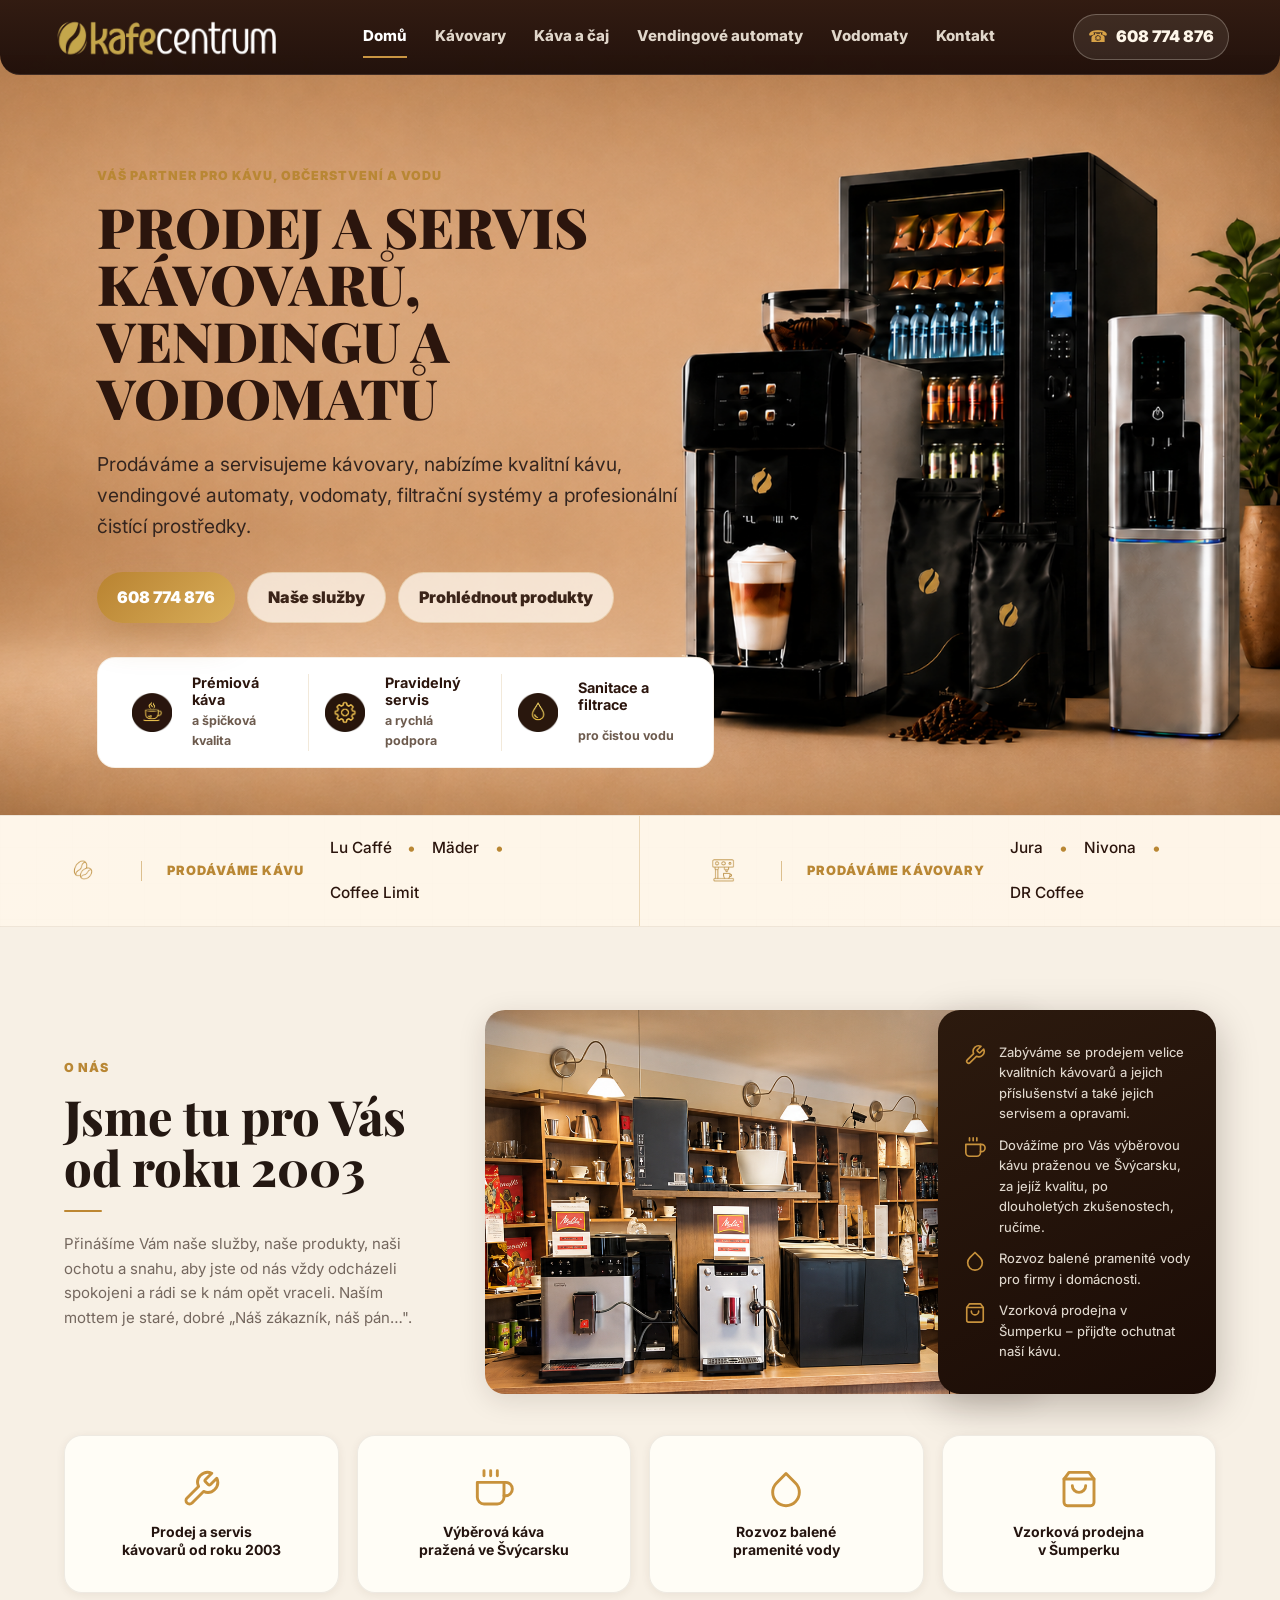
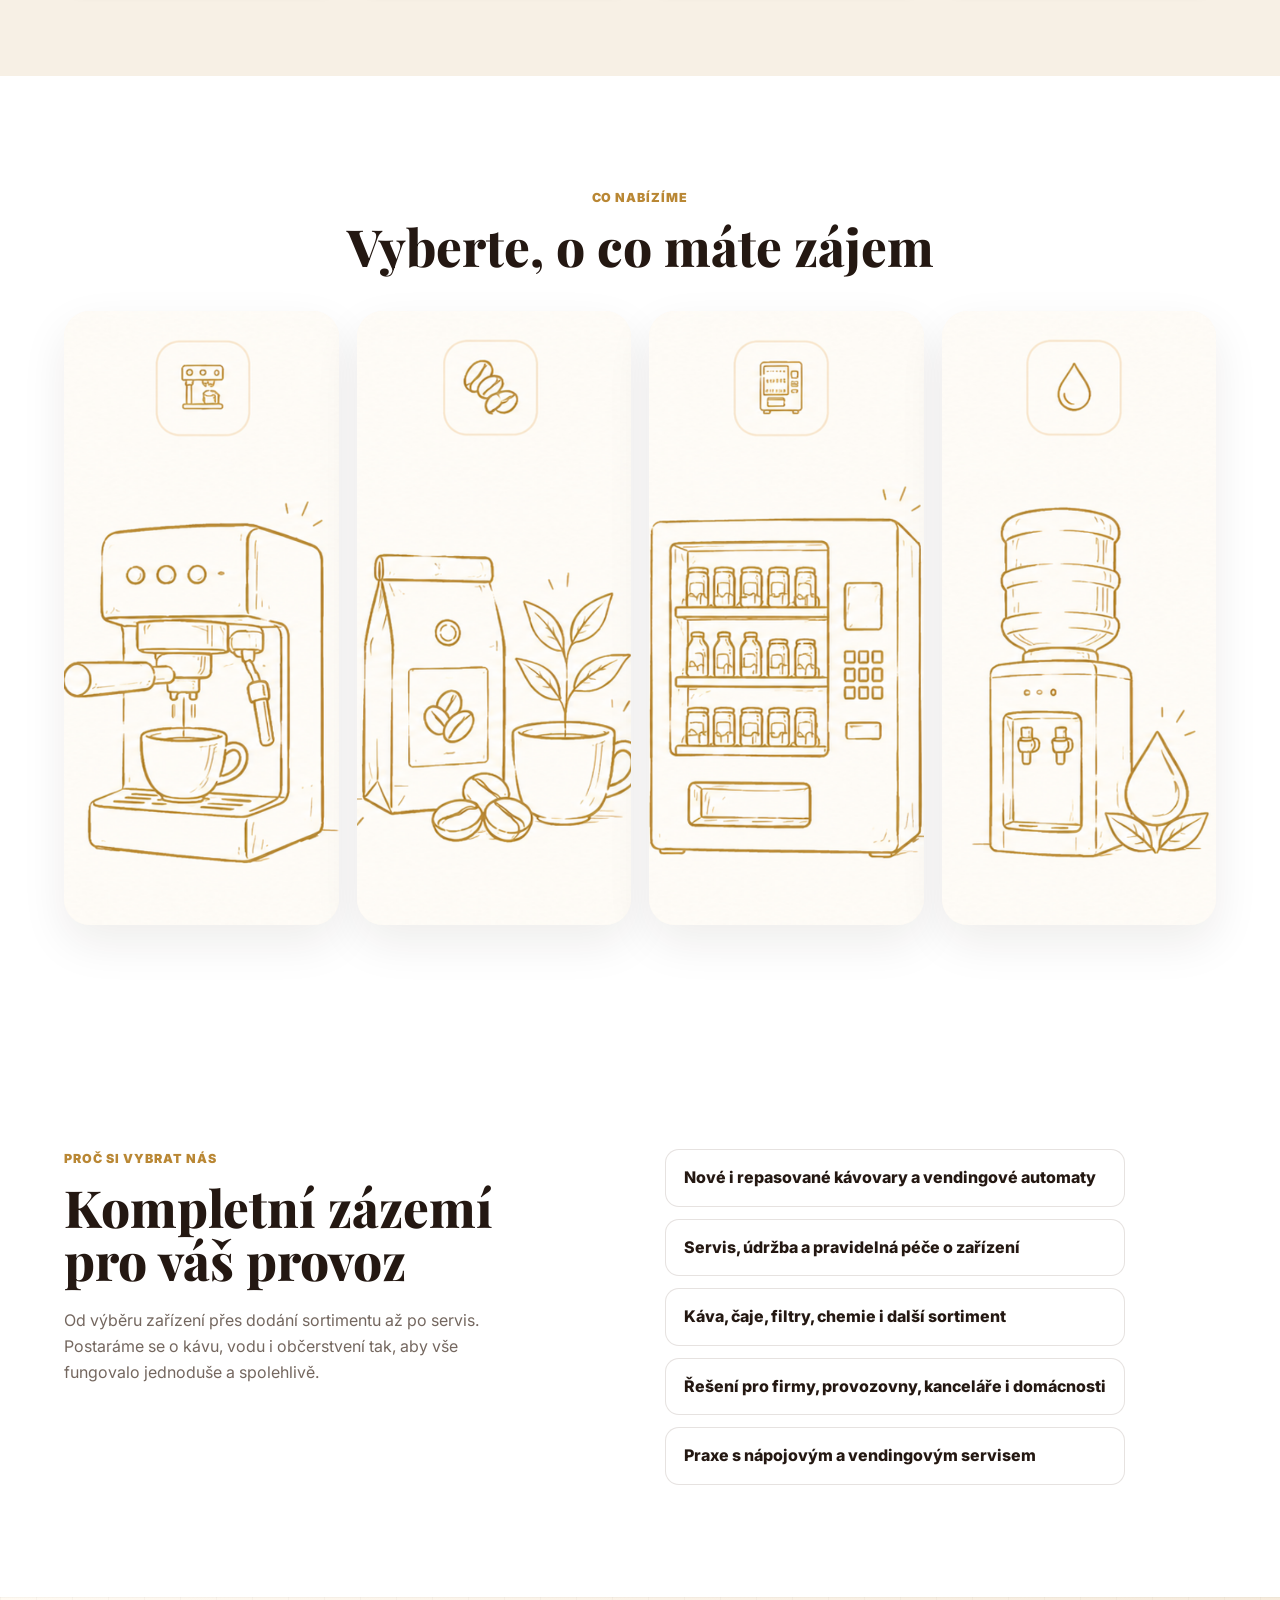
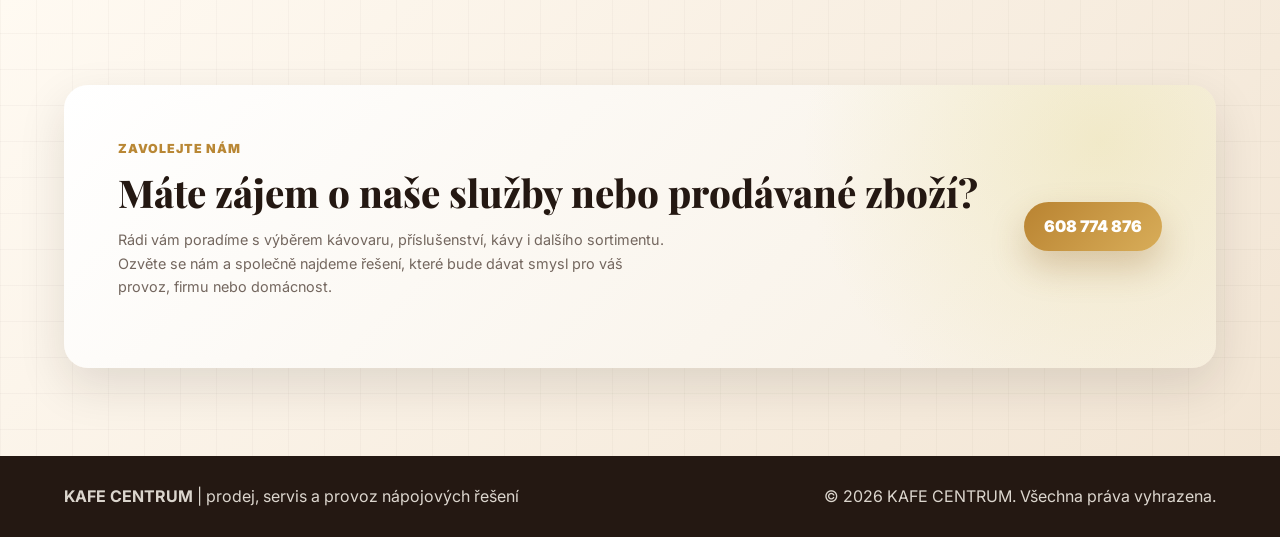
<file: index.html>
<!DOCTYPE html>
<html lang="cs">
  <head>
    <meta charset="UTF-8" />
    <meta name="viewport" content="width=device-width, initial-scale=1.0" />
    <meta
      name="description"
      content="KAFE CENTRUM - prodej a servis kávovarů, káva, čaje, vendingové automaty a vodomaty se servisem."
    />
    <title>KAFE CENTRUM | Kávovary, vending a vodomaty</title>
    <link rel="preconnect" href="https://fonts.googleapis.com" />
    <link rel="preconnect" href="https://fonts.gstatic.com" crossorigin />
    <link
      href="https://fonts.googleapis.com/css2?family=Inter:wght@400;500;600;700;800;900&family=Playfair+Display:wght@700;800&display=swap"
      rel="stylesheet"
    />
    <link rel="stylesheet" href="style.css?v=hero-clear-1" />
  </head>
  <body class="kc-site kc-home">
    <header class="kc-header" data-header>
      <a class="kc-brand" href="index.html" aria-label="KAFE CENTRUM Šumperk — domů">
        <img class="kc-brand-logo" src="assets/logokafe.png" alt="KAFE CENTRUM" />
      </a>
      <button class="kc-nav-toggle" type="button" aria-expanded="false" aria-controls="site-nav" data-nav-toggle>
        <span></span><span></span><span></span>
      </button>
      <nav class="kc-nav" id="site-nav" data-nav>
        <a aria-current="page" href="index.html">Domů</a>
        <a href="kavovary-a-kava.html">Kávovary</a>
        <a href="kava.html">Káva a čaj</a>
        <a href="vendingove-automaty.html">Vendingové automaty</a>
        <a href="vodomaty.html">Vodomaty</a>
        <a href="kontakt.html">Kontakt</a>
      </nav>
      <div class="kc-header-actions">
        <a class="kc-phone" href="tel:+420608774876">608 774 876</a>
      </div>
    </header>

    <main>
      <section class="kc-hero">
        <div class="kc-hero-copy reveal">
          <p class="kc-kicker">Váš partner pro kávu, občerstvení a vodu</p>
          <h1>Prodej a servis kávovarů, vendingu a vodomatů</h1>
          <p class="kc-lead">
            Prodáváme a servisujeme kávovary, nabízíme kvalitní kávu,
            vendingové automaty, vodomaty, filtrační systémy a profesionální
            čistící prostředky.
          </p>
          <div class="kc-actions">
            <a class="kc-btn kc-btn-primary" href="tel:+420608774876">608 774 876</a>
            <a class="kc-btn kc-btn-secondary" href="#sluzby">Naše služby</a>
            <a class="kc-btn kc-btn-light" href="kavovary-a-kava.html">Prohlédnout produkty</a>
          </div>
          <div class="kc-hero-features" aria-label="Hlavní výhody">
            <div>
              <img class="kc-feature-icon" src="assets/feature-coffee.png" alt="" aria-hidden="true" />
              <strong>Prémiová káva</strong>
              <small>a špičková kvalita</small>
            </div>
            <div>
              <img class="kc-feature-icon" src="assets/feature-service.png" alt="" aria-hidden="true" />
              <strong>Pravidelný servis</strong>
              <small>a rychlá podpora</small>
            </div>
            <div>
              <img class="kc-feature-icon" src="assets/feature-water.png" alt="" aria-hidden="true" />
              <strong>Sanitace a filtrace</strong>
              <small>pro čistou vodu</small>
            </div>
          </div>
        </div>
      </section>

      <section class="kc-brands-bar" aria-label="Prodáváme">
        <a class="kc-brands-group" href="kava.html">
          <img class="kc-brands-icon" src="assets/brand-beans.png" alt="" aria-hidden="true" />
          <span class="kc-brands-label">Prodáváme kávu</span>
          <span class="kc-brands-list" aria-label="Lu Caffé, Mäder, Coffee Limit">
            <span>Lu Caffé</span>
            <span>Mäder</span>
            <span>Coffee Limit</span>
          </span>
        </a>
        <a class="kc-brands-group" href="kavovary-a-kava.html">
          <img class="kc-brands-icon" src="assets/brand-machine.png" alt="" aria-hidden="true" />
          <span class="kc-brands-label">Prodáváme kávovary</span>
          <span class="kc-brands-list" aria-label="Jura, Nivona, DR Coffee">
            <span>Jura</span>
            <span>Nivona</span>
            <span>DR Coffee</span>
          </span>
        </a>
      </section>

      <section class="kc-section kc-section-cream kc-about-section" id="onas">
        <div class="kc-about-layout">
          <div class="kc-section-heading kc-section-heading-left reveal">
            <p class="kc-kicker">O nás</p>
            <h2>Jsme tu pro Vás od roku 2003</h2>
            <div class="kc-about-divider"></div>
            <p>
              Přinášíme Vám naše služby, naše produkty, naši ochotu a snahu,
              aby jste od nás vždy odcházeli spokojeni a rádi se k nám opět
              vraceli. Naším mottem je staré, dobré „Náš zákazník, náš pán…".
            </p>
          </div>
          <div class="kc-about-visual reveal">
            <img class="kc-about-photo" src="assets/prodejna-kafe-centrum.png" alt="Prodejna KAFE CENTRUM v Šumperku – kávovary, káva a doplňky">
            <div class="kc-about-overlay-card">
              <div class="kc-about-overlay-item">
                <svg class="kc-about-icon" viewBox="0 0 24 24" fill="none" stroke="currentColor" stroke-width="1.7" stroke-linecap="round" stroke-linejoin="round" aria-hidden="true">
                  <path d="M14.7 6.3a1 1 0 0 0 0 1.4l1.6 1.6a1 1 0 0 0 1.4 0l3.77-3.77a6 6 0 0 1-7.94 7.94l-6.91 6.91a2.12 2.12 0 0 1-3-3l6.91-6.91a6 6 0 0 1 7.94-7.94l-3.76 3.76z"/>
                </svg>
                <p>Zabýváme se prodejem velice kvalitních kávovarů a jejich příslušenství a také jejich servisem a opravami.</p>
              </div>
              <div class="kc-about-overlay-item">
                <svg class="kc-about-icon" viewBox="0 0 24 24" fill="none" stroke="currentColor" stroke-width="1.7" stroke-linecap="round" stroke-linejoin="round" aria-hidden="true">
                  <path d="M18 8h1a4 4 0 0 1 0 8h-1"/><path d="M2 8h16v9a4 4 0 0 1-4 4H6a4 4 0 0 1-4-4V8z"/><line x1="6" y1="1" x2="6" y2="4"/><line x1="10" y1="1" x2="10" y2="4"/><line x1="14" y1="1" x2="14" y2="4"/>
                </svg>
                <p>Dovážíme pro Vás výběrovou kávu praženou ve Švýcarsku, za jejíž kvalitu, po dlouholetých zkušenostech, ručíme.</p>
              </div>
              <div class="kc-about-overlay-item">
                <svg class="kc-about-icon" viewBox="0 0 24 24" fill="none" stroke="currentColor" stroke-width="1.7" stroke-linecap="round" stroke-linejoin="round" aria-hidden="true">
                  <path d="M12 2.69l5.66 5.66a8 8 0 1 1-11.31 0z"/>
                </svg>
                <p>Rozvoz balené pramenité vody pro firmy i domácnosti.</p>
              </div>
              <div class="kc-about-overlay-item">
                <svg class="kc-about-icon" viewBox="0 0 24 24" fill="none" stroke="currentColor" stroke-width="1.7" stroke-linecap="round" stroke-linejoin="round" aria-hidden="true">
                  <path d="M6 2L3 6v14a2 2 0 0 0 2 2h14a2 2 0 0 0 2-2V6l-3-4z"/><line x1="3" y1="6" x2="21" y2="6"/><path d="M16 10a4 4 0 0 1-8 0"/>
                </svg>
                <p>Vzorková prodejna v Šumperku – přijďte ochutnat naší kávu.</p>
              </div>
            </div>
          </div>
        </div>
        <div class="kc-about-points reveal" aria-label="Co děláme">
          <div class="kc-about-point">
            <svg class="kc-about-tile-icon" viewBox="0 0 24 24" fill="none" stroke="currentColor" stroke-width="1.7" stroke-linecap="round" stroke-linejoin="round" aria-hidden="true">
              <path d="M14.7 6.3a1 1 0 0 0 0 1.4l1.6 1.6a1 1 0 0 0 1.4 0l3.77-3.77a6 6 0 0 1-7.94 7.94l-6.91 6.91a2.12 2.12 0 0 1-3-3l6.91-6.91a6 6 0 0 1 7.94-7.94l-3.76 3.76z"/>
            </svg>
            <strong>Prodej a servis<br>kávovarů od roku 2003</strong>
          </div>
          <div class="kc-about-point">
            <svg class="kc-about-tile-icon" viewBox="0 0 24 24" fill="none" stroke="currentColor" stroke-width="1.7" stroke-linecap="round" stroke-linejoin="round" aria-hidden="true">
              <path d="M18 8h1a4 4 0 0 1 0 8h-1"/><path d="M2 8h16v9a4 4 0 0 1-4 4H6a4 4 0 0 1-4-4V8z"/><line x1="6" y1="1" x2="6" y2="4"/><line x1="10" y1="1" x2="10" y2="4"/><line x1="14" y1="1" x2="14" y2="4"/>
            </svg>
            <strong>Výběrová káva<br>pražená ve Švýcarsku</strong>
          </div>
          <div class="kc-about-point">
            <svg class="kc-about-tile-icon" viewBox="0 0 24 24" fill="none" stroke="currentColor" stroke-width="1.7" stroke-linecap="round" stroke-linejoin="round" aria-hidden="true">
              <path d="M12 2.69l5.66 5.66a8 8 0 1 1-11.31 0z"/>
            </svg>
            <strong>Rozvoz balené<br>pramenité vody</strong>
          </div>
          <div class="kc-about-point">
            <svg class="kc-about-tile-icon" viewBox="0 0 24 24" fill="none" stroke="currentColor" stroke-width="1.7" stroke-linecap="round" stroke-linejoin="round" aria-hidden="true">
              <path d="M6 2L3 6v14a2 2 0 0 0 2 2h14a2 2 0 0 0 2-2V6l-3-4z"/><line x1="3" y1="6" x2="21" y2="6"/><path d="M16 10a4 4 0 0 1-8 0"/>
            </svg>
            <strong>Vzorková prodejna<br>v Šumperku</strong>
          </div>
        </div>
      </section>

      <section class="kc-section kc-section-services" id="sluzby">
        <div class="kc-section-heading reveal">
          <p class="kc-kicker">Co nabízíme</p>
          <h2>Vyberte, o co máte zájem</h2>
        </div>
        <div class="kc-service-showcase reveal" aria-label="Přehled služeb">
          <article class="kc-service-panel">
            <img class="kc-service-panel-image" src="assets/service-kavovary.png" alt="Kávovar" />
            <div class="kc-service-actions" aria-label="Kávovary">
              <a class="kc-service-action" href="kavovary-a-kava.html">
                <span>Prodej kávovarů</span>
              </a>
              <a class="kc-service-action" href="kavovary-a-kava.html#servis">
                <span>Servis kávovarů</span>
              </a>
              <a class="kc-service-action" href="kavovary-a-kava.html#filtry">
                <span>Filtry a čištění</span>
              </a>
            </div>
          </article>
          <article class="kc-service-panel">
            <img class="kc-service-panel-image" src="assets/service-kava-caj.png" alt="Káva a čaj" />
            <div class="kc-service-actions" aria-label="Káva a čaj">
              <a class="kc-service-action" href="kava.html">
                <span>Prodej kávy</span>
              </a>
              <a class="kc-service-action" href="kava.html">
                <span>Prodej čaje</span>
              </a>
              <a class="kc-service-action" href="kavovary-a-kava.html#filtry">
                <span>Doplňky k přípravě</span>
              </a>
            </div>
          </article>
          <article class="kc-service-panel">
            <img class="kc-service-panel-image" src="assets/service-vending.png" alt="Vendingový automat" />
            <div class="kc-service-actions" aria-label="Vendingové stroje">
              <a class="kc-service-action" href="vendingove-automaty.html">
                <span>Prodej automatů</span>
              </a>
              <a class="kc-service-action" href="vendingove-automaty.html">
                <span>Provoz automatů</span>
              </a>
              <a class="kc-service-action" href="vendingove-automaty.html">
                <span>Servis vendingu</span>
              </a>
            </div>
          </article>
          <article class="kc-service-panel">
            <img class="kc-service-panel-image" src="assets/service-vodomaty.png" alt="Vodomat" />
            <div class="kc-service-actions" aria-label="Vodomaty">
              <a class="kc-service-action" href="vodomaty.html">
                <span>Prodej vodomatů</span>
              </a>
              <a class="kc-service-action" href="vodomaty.html">
                <span>Servis vodomatů</span>
              </a>
              <a class="kc-service-action" href="vodomaty.html">
                <span>Sanitace a filtrace</span>
              </a>
            </div>
          </article>
        </div>
      </section>

      <section class="kc-section">
        <div class="kc-split">
          <div class="kc-section-heading kc-section-heading-left reveal">
            <p class="kc-kicker">Proč si vybrat nás</p>
            <h2>Kompletní zázemí pro váš provoz</h2>
            <p>
              Od výběru zařízení přes dodání sortimentu až po servis. Postaráme se
              o kávu, vodu i občerstvení tak, aby vše fungovalo jednoduše a spolehlivě.
            </p>
          </div>
          <div class="kc-benefit-list reveal">
            <span>Nové i repasované kávovary a vendingové automaty</span>
            <span>Servis, údržba a pravidelná péče o zařízení</span>
            <span>Káva, čaje, filtry, chemie i další sortiment</span>
            <span>Řešení pro firmy, provozovny, kanceláře i domácnosti</span>
            <span>Praxe s nápojovým a vendingovým servisem</span>
          </div>
        </div>
      </section>

      <section class="kc-home-cta-band">
        <div class="kc-cta reveal">
          <div>
            <p class="kc-kicker">Zavolejte nám</p>
            <h2>Máte zájem o naše služby nebo prodávané zboží?</h2>
            <p>Rádi vám poradíme s výběrem kávovaru, příslušenství, kávy i dalšího sortimentu. Ozvěte se nám a společně najdeme řešení, které bude dávat smysl pro váš provoz, firmu nebo domácnost.</p>
          </div>
          <a class="kc-btn kc-btn-primary" href="tel:+420608774876">608 774 876</a>
        </div>
      </section>
    </main>

    <footer class="kc-footer">
      <p><strong>KAFE CENTRUM</strong> | prodej, servis a provoz nápojových řešení</p>
      <p>© <span data-year></span> KAFE CENTRUM. Všechna práva vyhrazena.</p>
    </footer>
    <script src="script.js?v=nav-2"></script>
  </body>
</html>
</file>
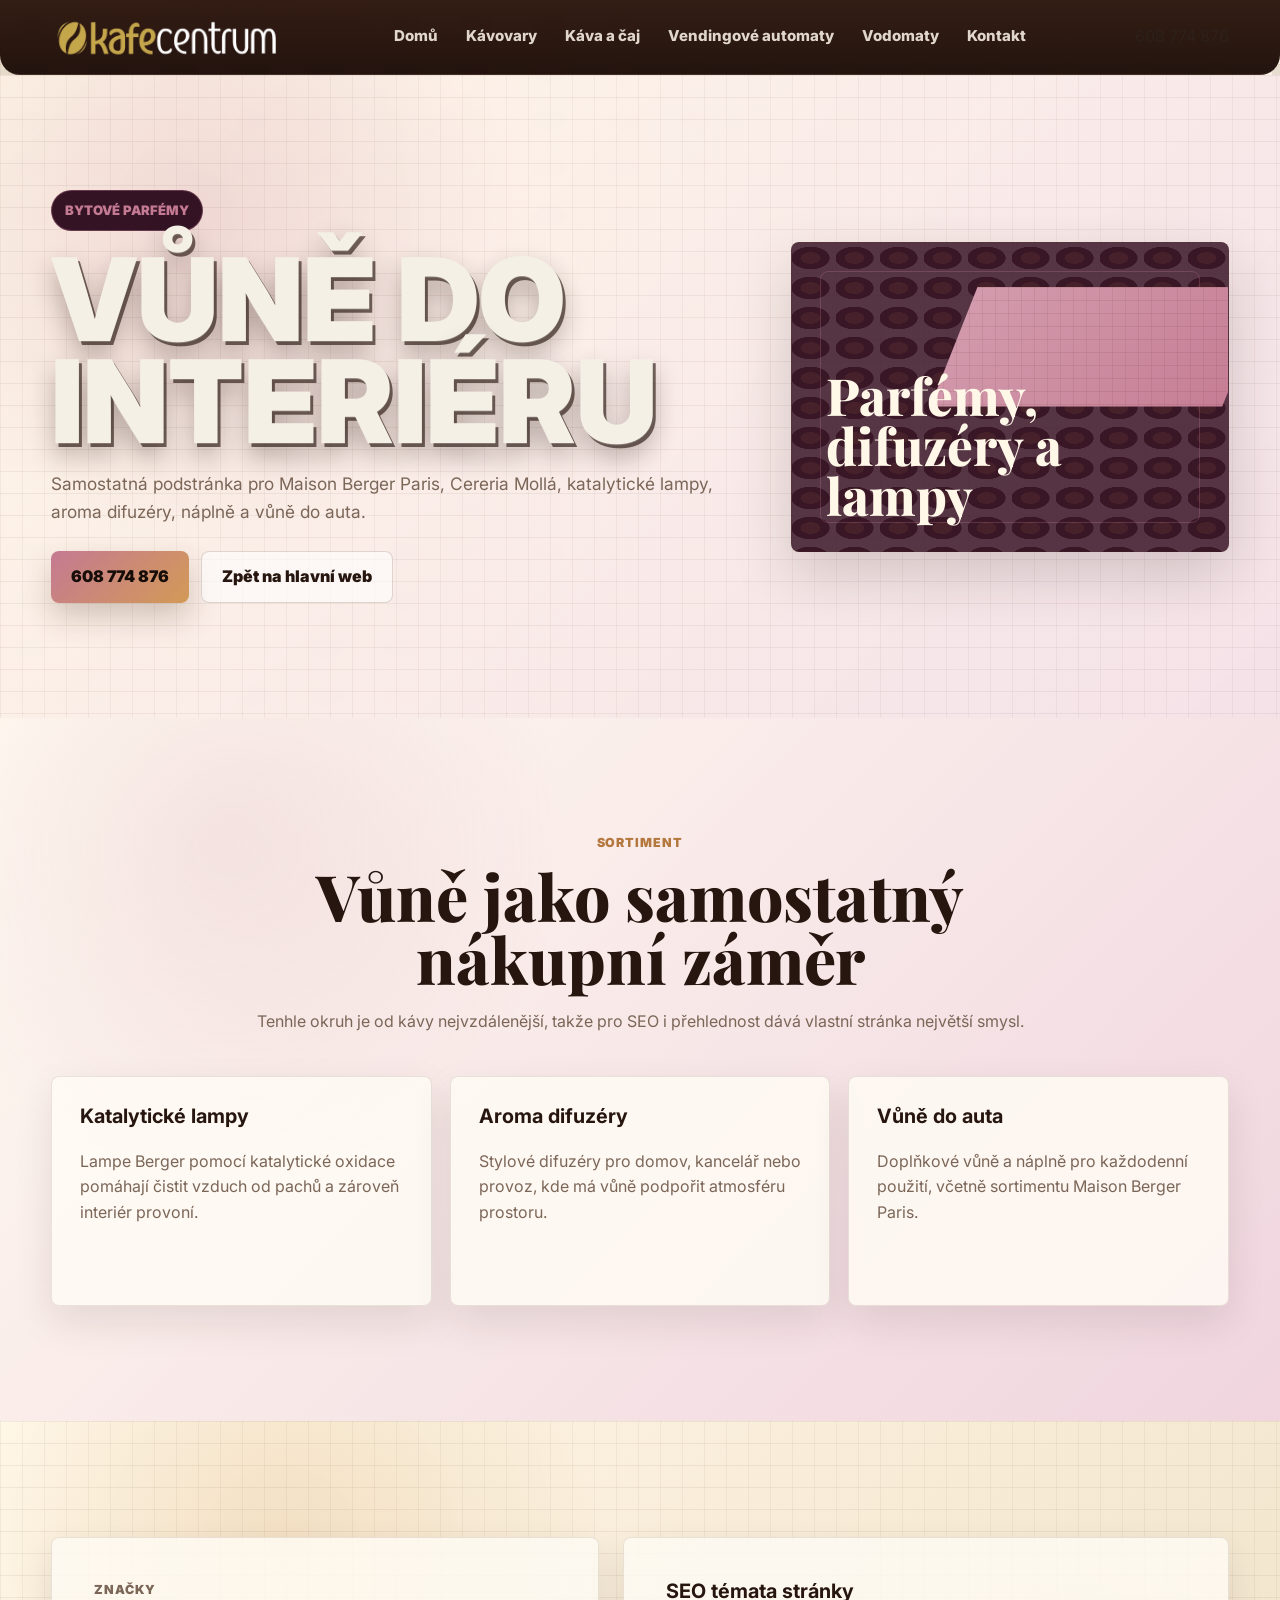
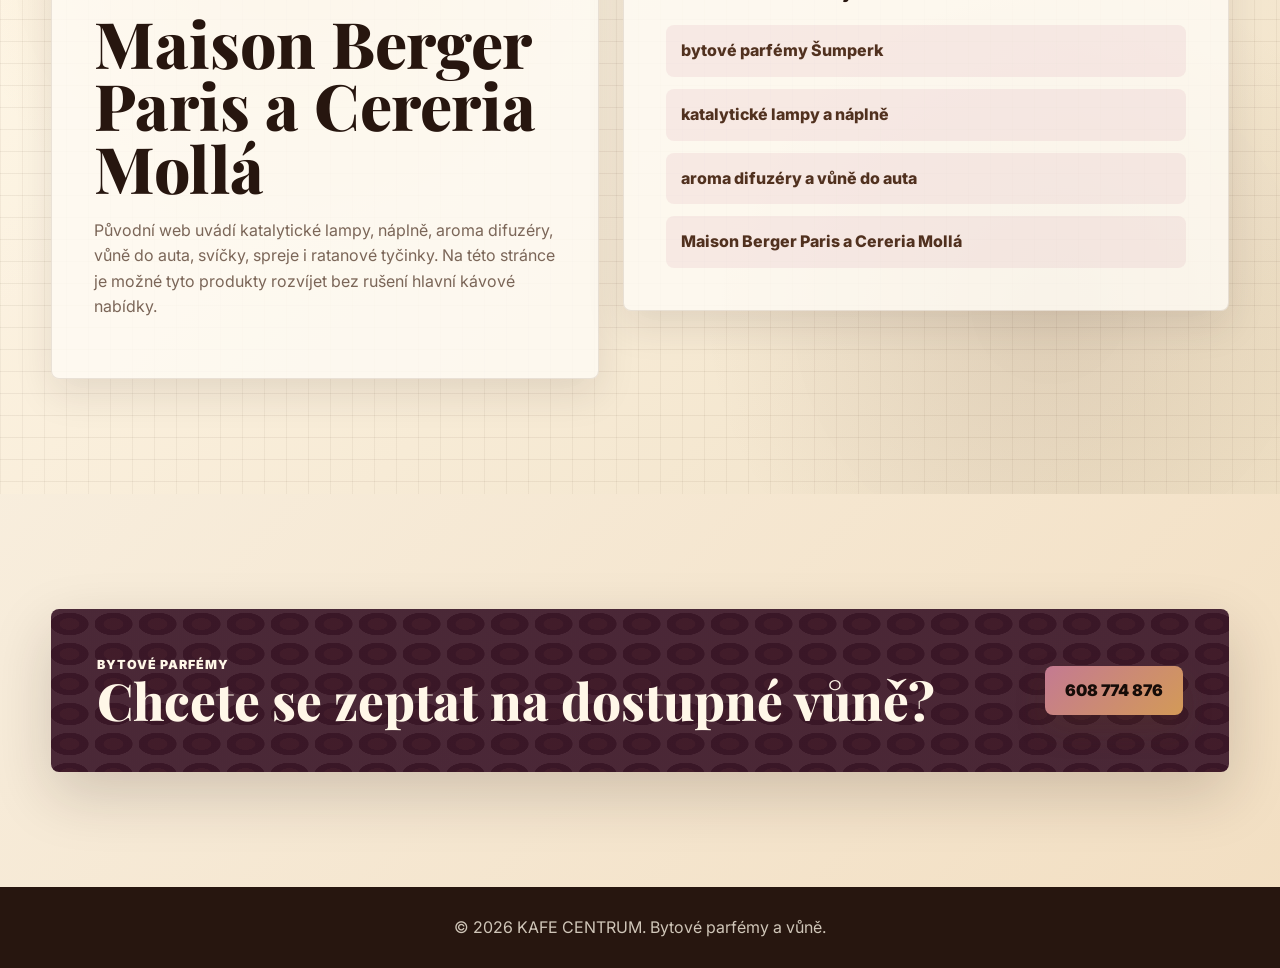
<file: bytove-parfemy.html>
<!DOCTYPE html>
<html lang="cs">
  <head>
    <meta charset="UTF-8" />
    <meta name="viewport" content="width=device-width, initial-scale=1.0" />
    <meta
      name="description"
      content="Bytové parfémy, katalytické lampy, aroma difuzéry, náplně a vůně do auta Maison Berger Paris a Cereria Mollá."
    />
    <title>Bytové parfémy Šumperk | KAFE CENTRUM</title>
    <link rel="preconnect" href="https://fonts.googleapis.com" />
    <link rel="preconnect" href="https://fonts.gstatic.com" crossorigin />
    <link
      href="https://fonts.googleapis.com/css2?family=Inter:wght@400;500;600;700;800&family=Playfair+Display:wght@700;800&display=swap"
      rel="stylesheet"
    />
    <link rel="stylesheet" href="style.css?v=hero-clear-1" />
  </head>
  <body class="theme-parfume">
    <header class="kc-header" data-header>
      <a class="kc-brand" href="index.html" aria-label="KAFE CENTRUM Šumperk — domů">
        <img class="kc-brand-logo" src="assets/logokafe.png" alt="KAFE CENTRUM" />
      </a>
      <button class="kc-nav-toggle" type="button" aria-expanded="false" aria-controls="site-nav" data-nav-toggle>
        <span></span><span></span><span></span>
      </button>
      <nav class="kc-nav" id="site-nav" data-nav>
        <a href="index.html">Domů</a>
        <a href="kavovary-a-kava.html">Kávovary</a>
        <a href="kava.html">Káva a čaj</a>
        <a href="vendingove-automaty.html">Vendingové automaty</a>
        <a href="vodomaty.html">Vodomaty</a>
        <a href="kontakt.html">Kontakt</a>
      </nav>
      <div class="kc-header-actions">
        <a class="kc-phone" href="tel:+420608774876">608 774 876</a>
      </div>
    </header>

    <main>
      <section class="page-hero">
        <div class="reveal">
          <span class="page-badge">Bytové parfémy</span>
          <h1>Vůně do interiéru</h1>
          <p class="page-hero-text">
            Samostatná podstránka pro Maison Berger Paris, Cereria Mollá, katalytické
            lampy, aroma difuzéry, náplně a vůně do auta.
          </p>
          <div class="hero-actions">
            <a class="btn btn-primary" href="tel:+420608774876">608 774 876</a>
            <a class="btn btn-secondary" href="index.html">Zpět na hlavní web</a>
          </div>
        </div>
        <div class="page-visual reveal"><span>Parfémy, difuzéry a lampy</span></div>
      </section>

      <section class="content-section">
        <div class="section-heading reveal">
          <p class="eyebrow">Sortiment</p>
          <h2>Vůně jako samostatný nákupní záměr</h2>
          <p>Tenhle okruh je od kávy nejvzdálenější, takže pro SEO i přehlednost dává vlastní stránka největší smysl.</p>
        </div>
        <div class="page-grid">
          <article class="info-card reveal">
            <h3>Katalytické lampy</h3>
            <p>Lampe Berger pomocí katalytické oxidace pomáhají čistit vzduch od pachů a zároveň interiér provoní.</p>
          </article>
          <article class="info-card reveal">
            <h3>Aroma difuzéry</h3>
            <p>Stylové difuzéry pro domov, kancelář nebo provoz, kde má vůně podpořit atmosféru prostoru.</p>
          </article>
          <article class="info-card reveal">
            <h3>Vůně do auta</h3>
            <p>Doplňkové vůně a náplně pro každodenní použití, včetně sortimentu Maison Berger Paris.</p>
          </article>
        </div>
      </section>

      <section class="section-grain">
        <div class="detail-grid">
          <article class="detail-card reveal">
            <p class="eyebrow">Značky</p>
            <h2>Maison Berger Paris a Cereria Mollá</h2>
            <p>
              Původní web uvádí katalytické lampy, náplně, aroma difuzéry, vůně do auta,
              svíčky, spreje i ratanové tyčinky. Na této stránce je možné tyto produkty
              rozvíjet bez rušení hlavní kávové nabídky.
            </p>
          </article>
          <article class="detail-card reveal">
            <h3>SEO témata stránky</h3>
            <ul class="feature-list">
              <li>bytové parfémy Šumperk</li>
              <li>katalytické lampy a náplně</li>
              <li>aroma difuzéry a vůně do auta</li>
              <li>Maison Berger Paris a Cereria Mollá</li>
            </ul>
          </article>
        </div>
      </section>

      <section>
        <div class="cta-band reveal">
          <div>
            <p class="eyebrow">Bytové parfémy</p>
            <h2>Chcete se zeptat na dostupné vůně?</h2>
          </div>
          <a class="btn btn-primary" href="tel:+420608774876">608 774 876</a>
        </div>
      </section>
    </main>

    <footer class="site-footer">
      <p>© <span data-year></span> KAFE CENTRUM. Bytové parfémy a vůně.</p>
    </footer>
    <script src="script.js"></script>
  </body>
</html>
</file>
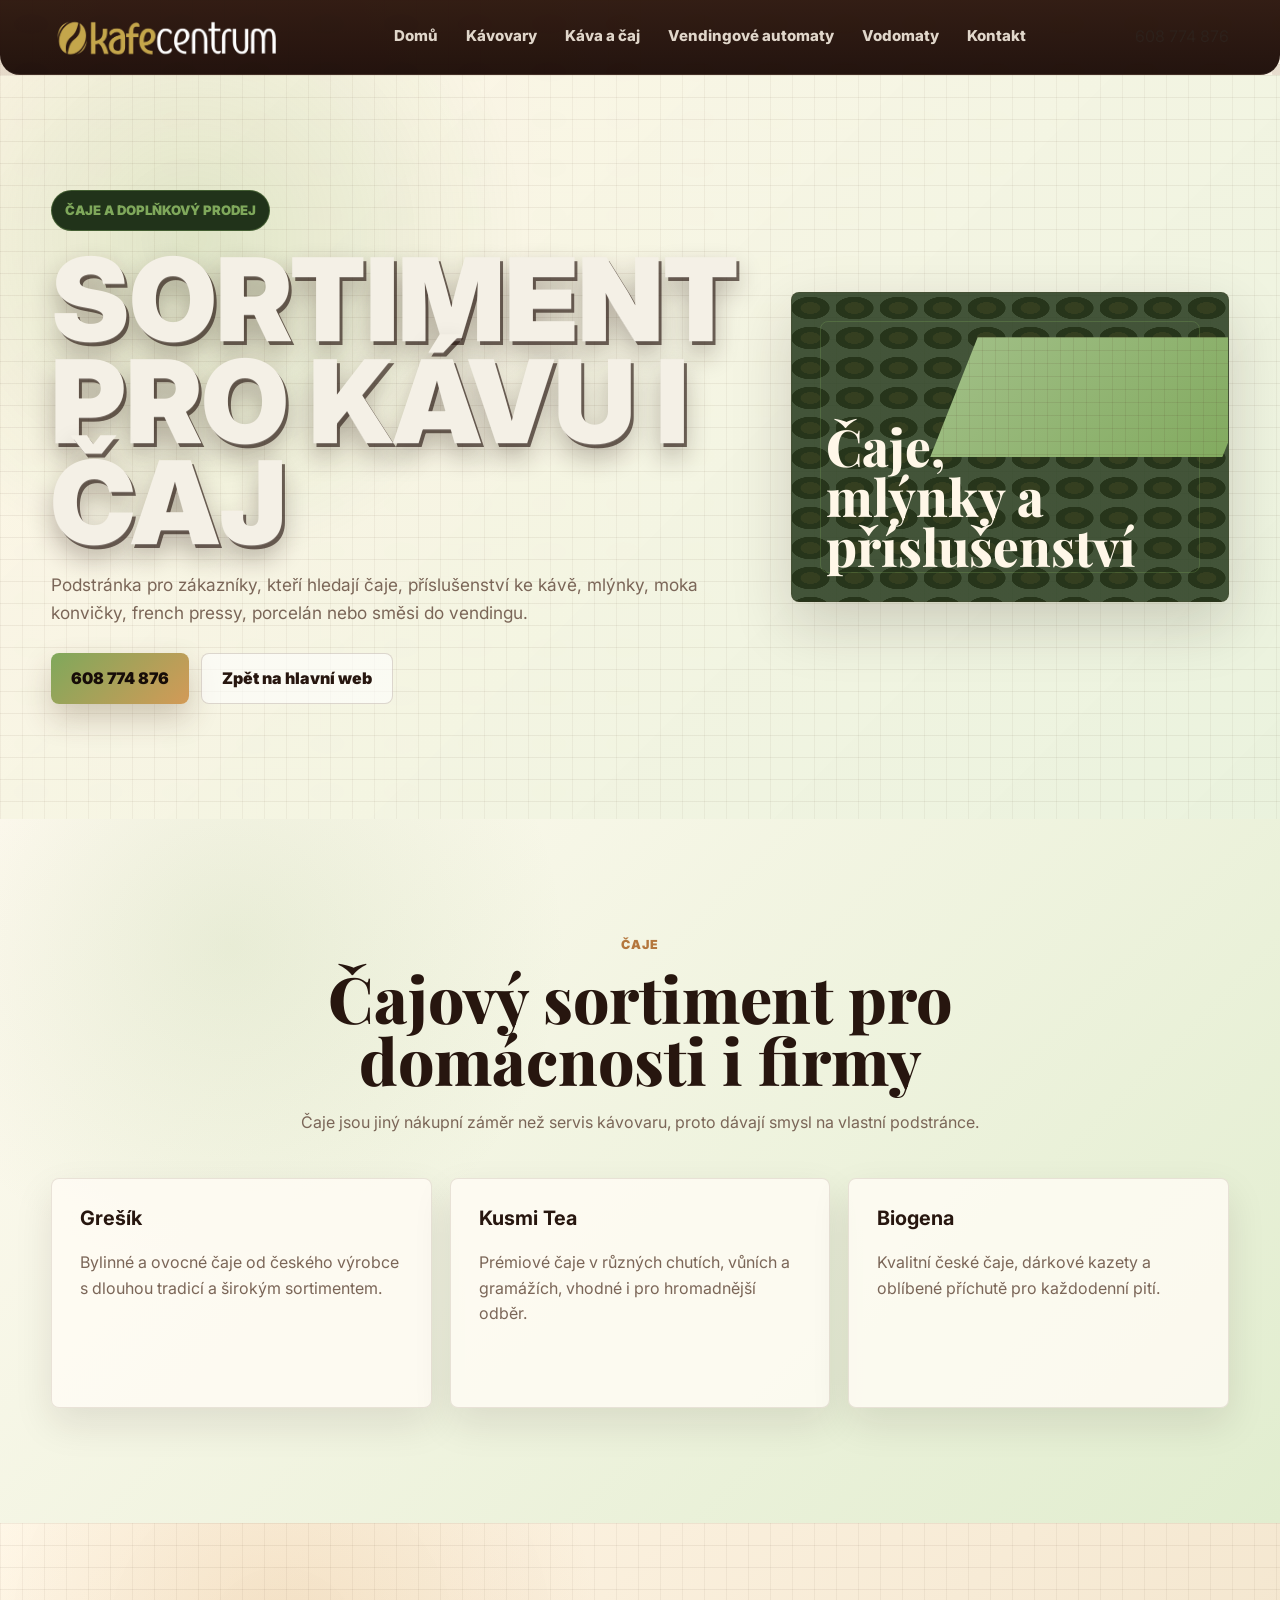
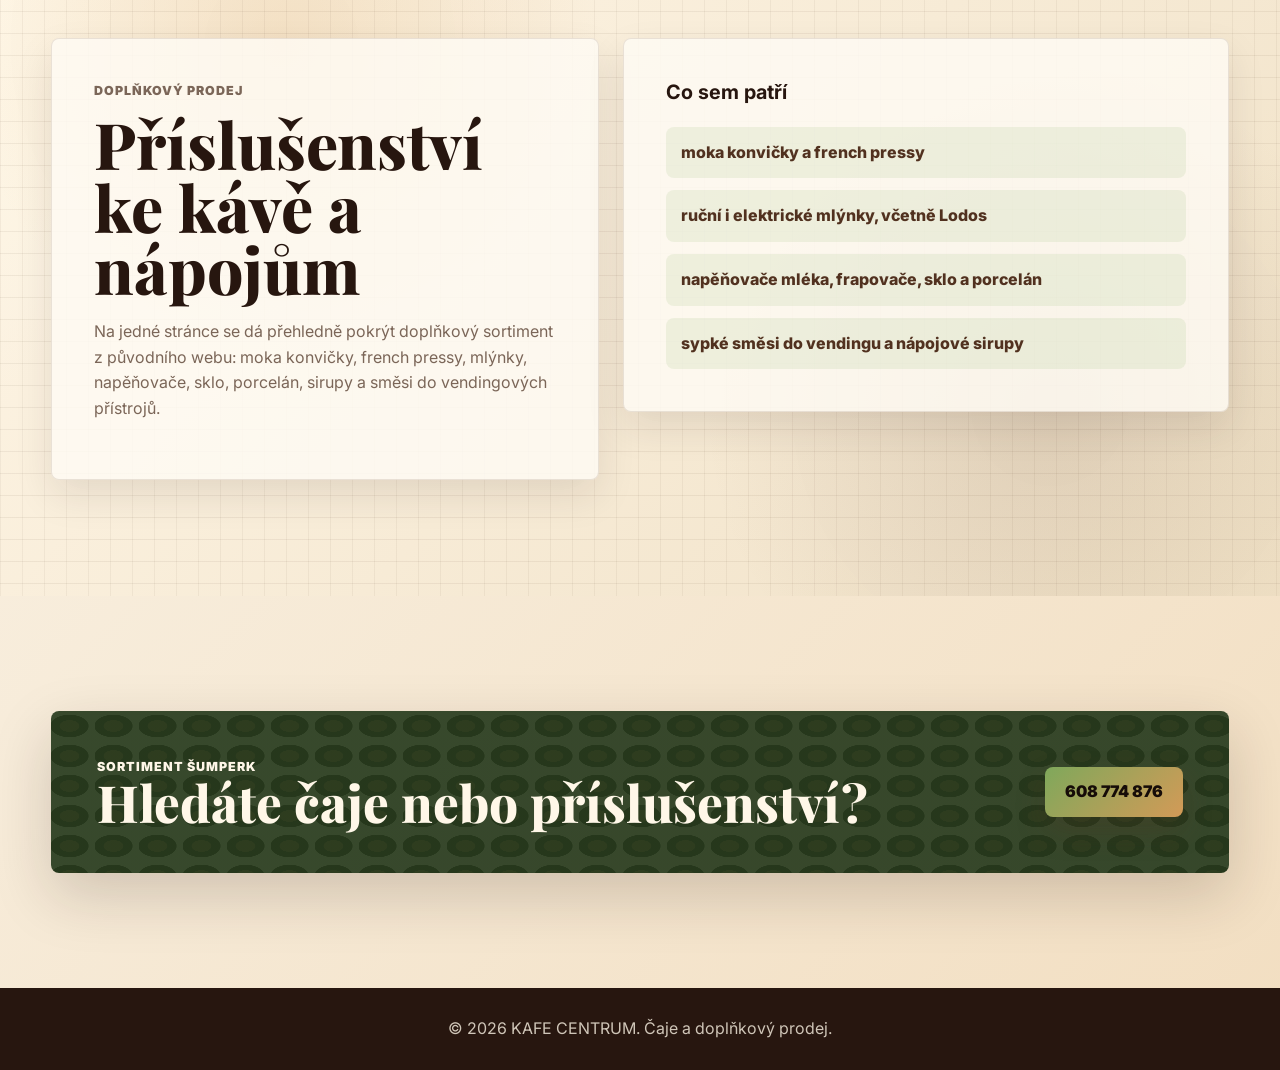
<file: caje-a-doplnkovy-sortiment.html>
<!DOCTYPE html>
<html lang="cs">
  <head>
    <meta charset="UTF-8" />
    <meta name="viewport" content="width=device-width, initial-scale=1.0" />
    <meta
      name="description"
      content="Čaje, moka konvičky, french pressy, mlýnky Lodos, napěňovače mléka, sklo, porcelán a doplňkový prodej KAFE CENTRUM Šumperk."
    />
    <title>Čaje a doplňkový prodej Šumperk | KAFE CENTRUM</title>
    <link rel="preconnect" href="https://fonts.googleapis.com" />
    <link rel="preconnect" href="https://fonts.gstatic.com" crossorigin />
    <link
      href="https://fonts.googleapis.com/css2?family=Inter:wght@400;500;600;700;800&family=Playfair+Display:wght@700;800&display=swap"
      rel="stylesheet"
    />
    <link rel="stylesheet" href="style.css?v=hero-clear-1" />
  </head>
  <body class="theme-tea">
    <header class="kc-header" data-header>
      <a class="kc-brand" href="index.html" aria-label="KAFE CENTRUM Šumperk — domů">
        <img class="kc-brand-logo" src="assets/logokafe.png" alt="KAFE CENTRUM" />
      </a>
      <button class="kc-nav-toggle" type="button" aria-expanded="false" aria-controls="site-nav" data-nav-toggle>
        <span></span><span></span><span></span>
      </button>
      <nav class="kc-nav" id="site-nav" data-nav>
        <a href="index.html">Domů</a>
        <a href="kavovary-a-kava.html">Kávovary</a>
        <a href="kava.html">Káva a čaj</a>
        <a href="vendingove-automaty.html">Vendingové automaty</a>
        <a href="vodomaty.html">Vodomaty</a>
        <a href="kontakt.html">Kontakt</a>
      </nav>
      <div class="kc-header-actions">
        <a class="kc-phone" href="tel:+420608774876">608 774 876</a>
      </div>
    </header>

    <main>
      <section class="page-hero">
        <div class="reveal">
          <span class="page-badge">Čaje a doplňkový prodej</span>
          <h1>Sortiment pro kávu i čaj</h1>
          <p class="page-hero-text">
            Podstránka pro zákazníky, kteří hledají čaje, příslušenství ke kávě,
            mlýnky, moka konvičky, french pressy, porcelán nebo směsi do vendingu.
          </p>
          <div class="hero-actions">
            <a class="btn btn-primary" href="tel:+420608774876">608 774 876</a>
            <a class="btn btn-secondary" href="index.html">Zpět na hlavní web</a>
          </div>
        </div>
        <div class="page-visual reveal"><span>Čaje, mlýnky a příslušenství</span></div>
      </section>

      <section class="content-section">
        <div class="section-heading reveal">
          <p class="eyebrow">Čaje</p>
          <h2>Čajový sortiment pro domácnosti i firmy</h2>
          <p>Čaje jsou jiný nákupní záměr než servis kávovaru, proto dávají smysl na vlastní podstránce.</p>
        </div>
        <div class="page-grid">
          <article class="info-card reveal">
            <h3>Grešík</h3>
            <p>Bylinné a ovocné čaje od českého výrobce s dlouhou tradicí a širokým sortimentem.</p>
          </article>
          <article class="info-card reveal">
            <h3>Kusmi Tea</h3>
            <p>Prémiové čaje v různých chutích, vůních a gramážích, vhodné i pro hromadnější odběr.</p>
          </article>
          <article class="info-card reveal">
            <h3>Biogena</h3>
            <p>Kvalitní české čaje, dárkové kazety a oblíbené příchutě pro každodenní pití.</p>
          </article>
        </div>
      </section>

      <section class="section-grain">
        <div class="detail-grid">
          <article class="detail-card reveal">
            <p class="eyebrow">Doplňkový prodej</p>
            <h2>Příslušenství ke kávě a nápojům</h2>
            <p>
              Na jedné stránce se dá přehledně pokrýt doplňkový sortiment z původního
              webu: moka konvičky, french pressy, mlýnky, napěňovače, sklo, porcelán,
              sirupy a směsi do vendingových přístrojů.
            </p>
          </article>
          <article class="detail-card reveal">
            <h3>Co sem patří</h3>
            <ul class="feature-list">
              <li>moka konvičky a french pressy</li>
              <li>ruční i elektrické mlýnky, včetně Lodos</li>
              <li>napěňovače mléka, frapovače, sklo a porcelán</li>
              <li>sypké směsi do vendingu a nápojové sirupy</li>
            </ul>
          </article>
        </div>
      </section>

      <section>
        <div class="cta-band reveal">
          <div>
            <p class="eyebrow">Sortiment Šumperk</p>
            <h2>Hledáte čaje nebo příslušenství?</h2>
          </div>
          <a class="btn btn-primary" href="tel:+420608774876">608 774 876</a>
        </div>
      </section>
    </main>

    <footer class="site-footer">
      <p>© <span data-year></span> KAFE CENTRUM. Čaje a doplňkový prodej.</p>
    </footer>
    <script src="script.js"></script>
  </body>
</html>
</file>
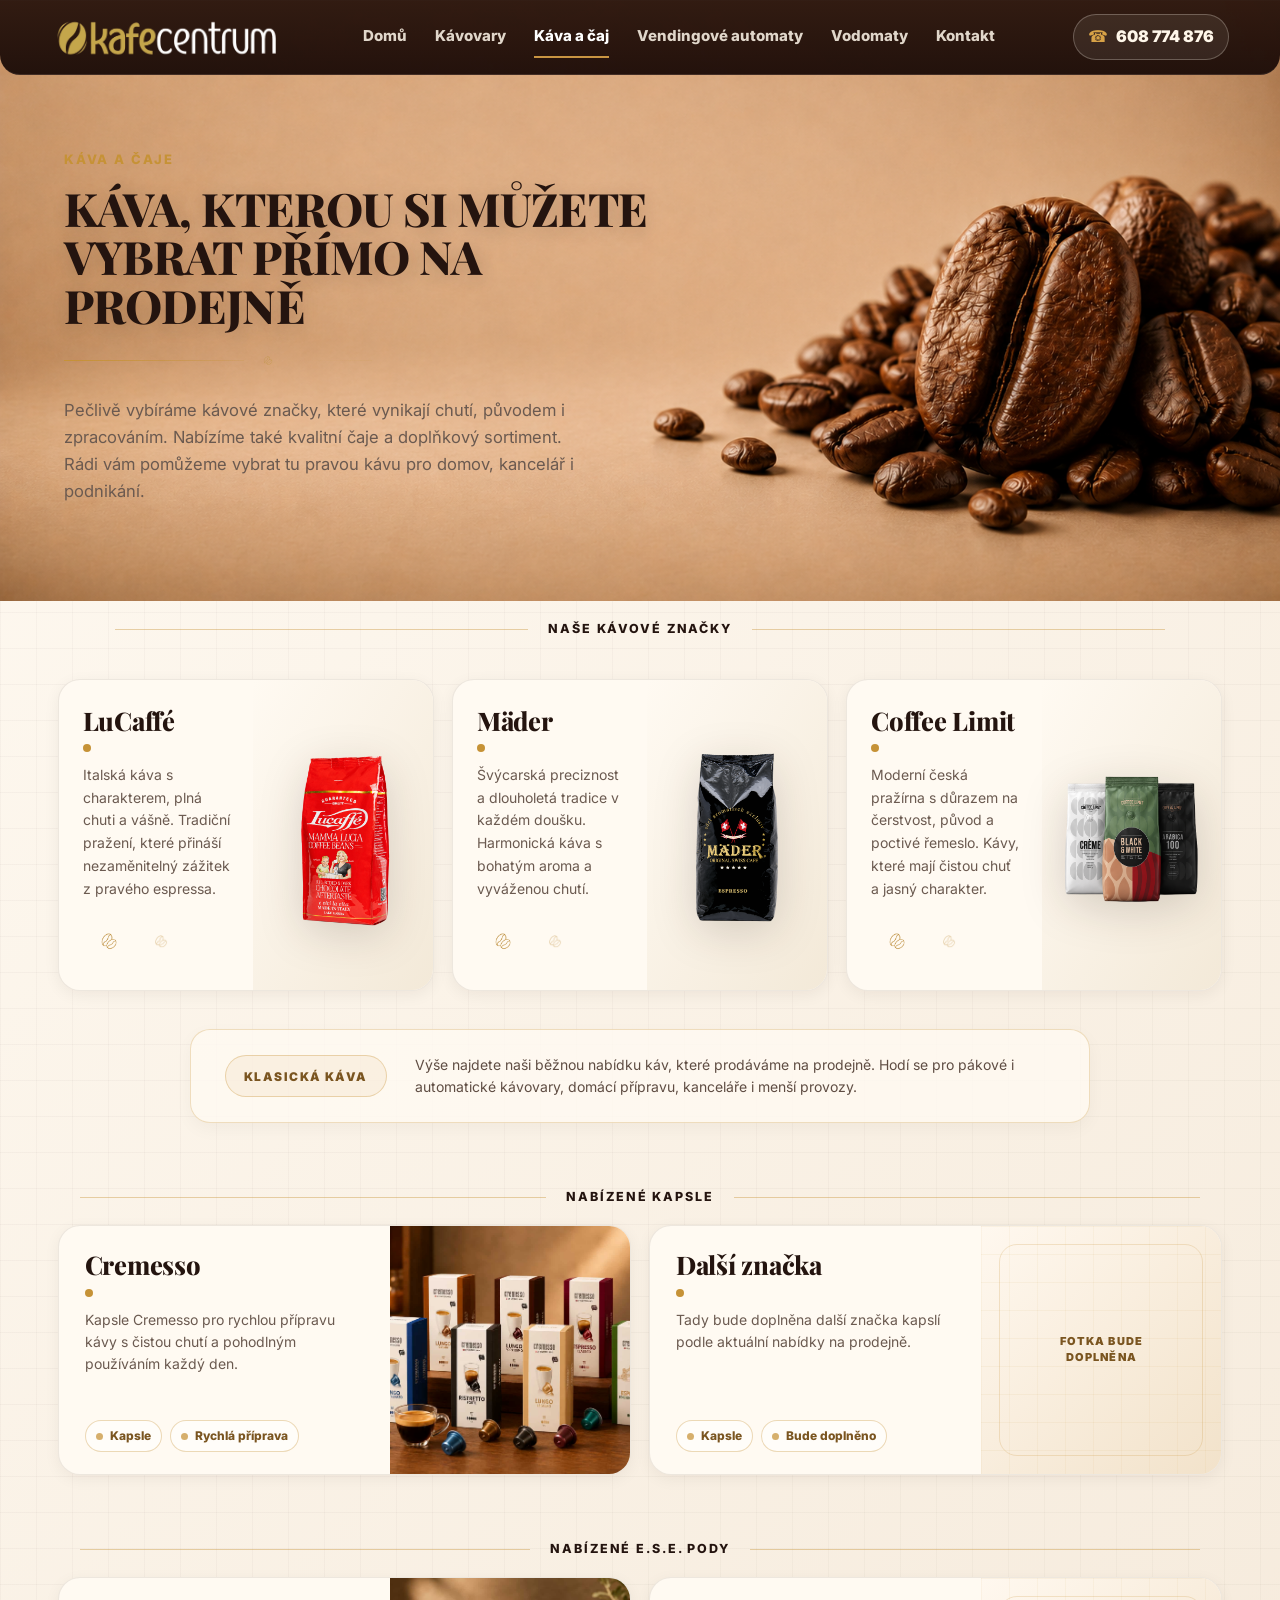
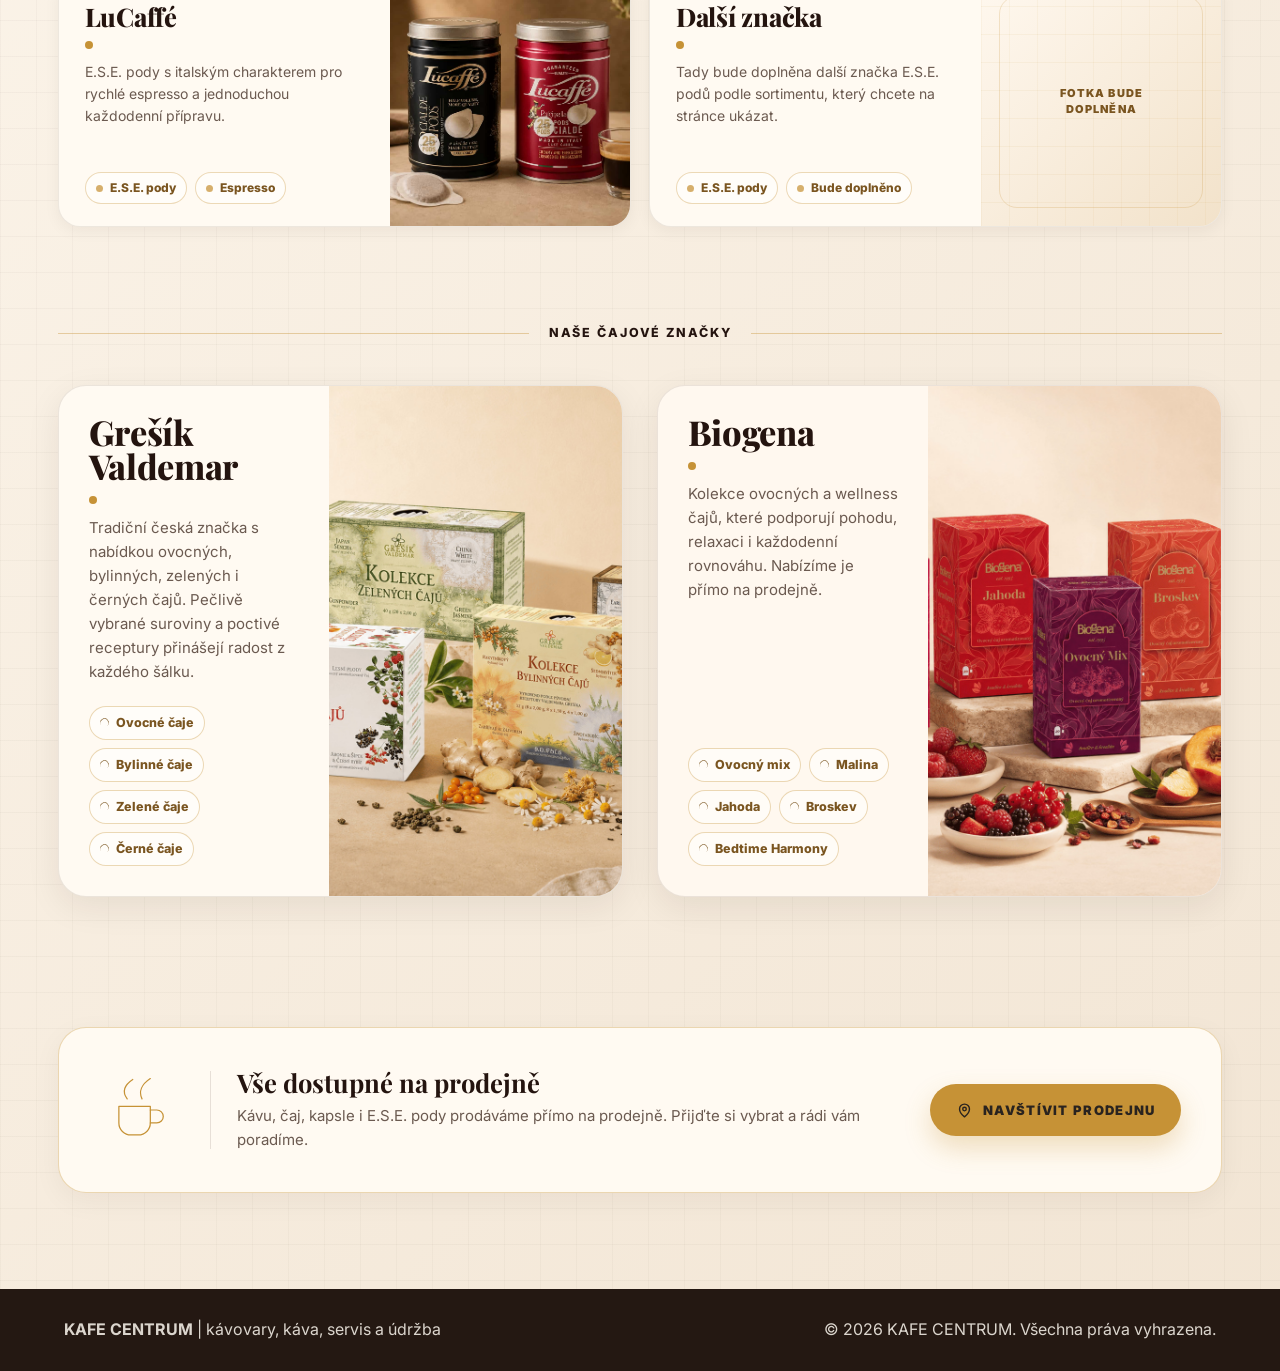
<file: kava.html>
<!DOCTYPE html>
<html lang="cs">
  <head>
    <meta charset="UTF-8" />
    <meta name="viewport" content="width=device-width, initial-scale=1.0" />
    <meta
      name="description"
      content="Prodej kávy na pobočce Kafe Centrum Šumperk. Nabízíme kávy Lu Caffé, Mäder a Coffee Limit pro domácnosti, kanceláře i provozy."
    />
    <title>Káva a čaj | KAFE CENTRUM</title>
    <link rel="preconnect" href="https://fonts.googleapis.com" />
    <link rel="preconnect" href="https://fonts.gstatic.com" crossorigin />
    <link
      href="https://fonts.googleapis.com/css2?family=Inter:wght@400;500;600;700;800;900&family=Playfair+Display:wght@700;800&display=swap"
      rel="stylesheet"
    />
    <link rel="stylesheet" href="style.css?v=coffee-formats-3" />
  </head>
  <body class="kc-site kc-coffee">
    <header class="kc-header" data-header>
      <a class="kc-brand" href="index.html" aria-label="KAFE CENTRUM Šumperk — domů">
        <img class="kc-brand-logo" src="assets/logokafe.png" alt="KAFE CENTRUM" />
      </a>
      <button class="kc-nav-toggle" type="button" aria-expanded="false" aria-controls="site-nav" data-nav-toggle>
        <span></span><span></span><span></span>
      </button>
      <nav class="kc-nav" id="site-nav" data-nav>
        <a href="index.html">Domů</a>
        <a href="kavovary-a-kava.html">Kávovary</a>
        <a aria-current="page" href="kava.html">Káva a čaj</a>
        <a href="vendingove-automaty.html">Vendingové automaty</a>
        <a href="vodomaty.html">Vodomaty</a>
        <a href="kontakt.html">Kontakt</a>
      </nav>
      <div class="kc-header-actions">
        <a class="kc-phone" href="tel:+420608774876">608 774 876</a>
      </div>
    </header>

    <main>

      <!-- ══ HERO ═════════════════════════════════════════════════ -->
      <section class="kc-ct-hero">
        <div class="kc-ct-hero-inner">

          <!-- Levý sloupec: text -->
          <div class="kc-ct-hero-left reveal">
            <p class="kc-ct-label">KÁVA A ČAJE</p>
            <h1 class="kc-ct-h1">Káva, kterou si můžete vybrat přímo na prodejně</h1>
            <div class="kc-ct-accent-line" aria-hidden="true">
              <span></span>
              <img src="assets/brand-beans.png" width="28" height="28" alt="" />
              <span></span>
            </div>
            <p class="kc-ct-lead">Pečlivě vybíráme kávové značky, které vynikají chutí, původem i zpracováním. Nabízíme také kvalitní čaje a doplňkový sortiment. Rádi vám pomůžeme vybrat tu pravou kávu pro domov, kancelář i podnikání.</p>
          </div>

        </div>
      </section>

      <!-- ══ KÁVOVÉ ZNAČKY ══════════════════════════════════════════ -->
      <section class="kc-ct-brands" id="zrnkova-kava">
        <div class="kc-ct-inner">

          <div class="kc-ct-section-divider reveal">
            <span class="kc-ct-divline"></span>
            <span class="kc-ct-divlabel">NAŠE KÁVOVÉ ZNAČKY</span>
            <span class="kc-ct-divline"></span>
          </div>

          <div class="kc-ct-brand-grid">

            <!-- LuCaffé -->
            <article class="kc-ct-brand-card reveal">
              <div class="kc-ct-brand-text">
                <h2 class="kc-ct-brand-name">LuCaffé</h2>
                <div class="kc-ct-brand-dot" aria-hidden="true"></div>
                <p class="kc-ct-brand-desc">Italská káva s charakterem, plná chuti a vášně. Tradiční pražení, které přináší nezaměnitelný zážitek z pravého espressa.</p>
                <div class="kc-ct-brand-beans" aria-hidden="true">
                  <img src="assets/brand-beans.png" width="52" height="52" alt="" />
                  <img src="assets/brand-beans.png" width="40" height="40" alt="" style="opacity:.55;margin-left:6px;" />
                </div>
              </div>
              <div class="kc-ct-brand-visual">
                <img src="assets/lucaffe.png" alt="Balení kávy LuCaffé" class="kc-ct-pack-img" />
              </div>
            </article>

            <!-- Mäder -->
            <article class="kc-ct-brand-card reveal">
              <div class="kc-ct-brand-text">
                <h2 class="kc-ct-brand-name">Mäder</h2>
                <div class="kc-ct-brand-dot" aria-hidden="true"></div>
                <p class="kc-ct-brand-desc">Švýcarská preciznost a dlouholetá tradice v každém doušku. Harmonická káva s bohatým aroma a vyváženou chutí.</p>
                <div class="kc-ct-brand-beans" aria-hidden="true">
                  <img src="assets/brand-beans.png" width="52" height="52" alt="" />
                  <img src="assets/brand-beans.png" width="40" height="40" alt="" style="opacity:.55;margin-left:6px;" />
                </div>
              </div>
              <div class="kc-ct-brand-visual">
                <img src="assets/mader.png" alt="Balení kávy Mäder" class="kc-ct-pack-img" />
              </div>
            </article>

            <!-- Coffee Limit -->
            <article class="kc-ct-brand-card reveal">
              <div class="kc-ct-brand-text">
                <h2 class="kc-ct-brand-name">Coffee Limit</h2>
                <div class="kc-ct-brand-dot" aria-hidden="true"></div>
                <p class="kc-ct-brand-desc">Moderní česká pražírna s důrazem na čerstvost, původ a poctivé řemeslo. Kávy, které mají čistou chuť a jasný charakter.</p>
                <div class="kc-ct-brand-beans" aria-hidden="true">
                  <img src="assets/brand-beans.png" width="52" height="52" alt="" />
                  <img src="assets/brand-beans.png" width="40" height="40" alt="" style="opacity:.55;margin-left:6px;" />
                </div>
              </div>
              <div class="kc-ct-brand-visual">
                <img src="assets/coffee limit.png" alt="Sada balení kávy Coffee Limit" class="kc-ct-pack-img" />
              </div>
            </article>

          </div>

          <div class="kc-ct-coffee-note reveal">
            <span class="kc-ct-coffee-note-label">Klasická káva</span>
            <p>
              Výše najdete naši běžnou nabídku káv, které prodáváme na prodejně.
              Hodí se pro pákové i automatické kávovary, domácí přípravu, kanceláře
              i menší provozy.
            </p>
          </div>

          <div class="kc-ct-format-block" id="kapsle">
            <div class="kc-ct-section-divider kc-ct-format-divider reveal">
              <span class="kc-ct-divline"></span>
              <span class="kc-ct-divlabel">NABÍZENÉ KAPSLE</span>
              <span class="kc-ct-divline"></span>
            </div>
            <div class="kc-ct-format-grid">
              <article class="kc-ct-format-card reveal">
                <div class="kc-ct-format-text">
                  <h3>Cremesso</h3>
                  <div class="kc-ct-brand-dot" aria-hidden="true"></div>
                  <p>Kapsle Cremesso pro rychlou přípravu kávy s čistou chutí a pohodlným používáním každý den.</p>
                  <div class="kc-ct-format-chips" aria-label="Vlastnosti kapslí Cremesso">
                    <span>Kapsle</span>
                    <span>Rychlá příprava</span>
                  </div>
                </div>
                <figure class="kc-ct-format-visual">
                  <img src="assets/cremesso-kapsle.jpg" alt="Kávové kapsle Cremesso" />
                </figure>
              </article>

              <article class="kc-ct-format-card reveal">
                <div class="kc-ct-format-text">
                  <h3>Další značka</h3>
                  <div class="kc-ct-brand-dot" aria-hidden="true"></div>
                  <p>Tady bude doplněna další značka kapslí podle aktuální nabídky na prodejně.</p>
                  <div class="kc-ct-format-chips" aria-label="Připravovaná značka kapslí">
                    <span>Kapsle</span>
                    <span>Bude doplněno</span>
                  </div>
                </div>
                <figure class="kc-ct-format-visual kc-ct-format-visual-empty" aria-label="Fotka další značky kapslí bude doplněna">
                  <div class="kc-ct-format-placeholder">
                    <span>Fotka bude doplněna</span>
                  </div>
                </figure>
              </article>
            </div>
          </div>

          <div class="kc-ct-format-block" id="ese-pody">
            <div class="kc-ct-section-divider kc-ct-format-divider reveal">
              <span class="kc-ct-divline"></span>
              <span class="kc-ct-divlabel">NABÍZENÉ E.S.E. PODY</span>
              <span class="kc-ct-divline"></span>
            </div>
            <div class="kc-ct-format-grid">
              <article class="kc-ct-format-card reveal">
                <div class="kc-ct-format-text">
                  <h3>LuCaffé</h3>
                  <div class="kc-ct-brand-dot" aria-hidden="true"></div>
                  <p>E.S.E. pody s italským charakterem pro rychlé espresso a jednoduchou každodenní přípravu.</p>
                  <div class="kc-ct-format-chips" aria-label="Vlastnosti E.S.E. podů LuCaffé">
                    <span>E.S.E. pody</span>
                    <span>Espresso</span>
                  </div>
                </div>
                <figure class="kc-ct-format-visual">
                  <img src="assets/lucaffe-ese-pody.jpg" alt="E.S.E. pody LuCaffé" />
                </figure>
              </article>

              <article class="kc-ct-format-card reveal">
                <div class="kc-ct-format-text">
                  <h3>Další značka</h3>
                  <div class="kc-ct-brand-dot" aria-hidden="true"></div>
                  <p>Tady bude doplněna další značka E.S.E. podů podle sortimentu, který chcete na stránce ukázat.</p>
                  <div class="kc-ct-format-chips" aria-label="Připravovaná značka E.S.E. podů">
                    <span>E.S.E. pody</span>
                    <span>Bude doplněno</span>
                  </div>
                </div>
                <figure class="kc-ct-format-visual kc-ct-format-visual-empty" aria-label="Fotka další značky E.S.E. podů bude doplněna">
                  <div class="kc-ct-format-placeholder">
                    <span>Fotka bude doplněna</span>
                  </div>
                </figure>
              </article>
            </div>
          </div>
        </div>
      </section>

      <!-- ══ ČAJOVÉ ZNAČKY ══════════════════════════════════════════ -->
      <section class="kc-ct-tea-section" id="caje">
        <div class="kc-ct-inner">

          <div class="kc-ct-section-divider kc-ct-tea-divider reveal">
            <span class="kc-ct-divline"></span>
            <span class="kc-ct-divlabel">NAŠE ČAJOVÉ ZNAČKY</span>
            <span class="kc-ct-divline"></span>
          </div>

          <div class="kc-ct-tea-brand-grid">
            <article class="kc-ct-tea-card kc-ct-tea-card-gresik reveal">
              <div class="kc-ct-tea-content">
                <h3>Grešík Valdemar</h3>
                <div class="kc-ct-brand-dot" aria-hidden="true"></div>
                <p>Tradiční česká značka s nabídkou ovocných, bylinných, zelených i černých čajů. Pečlivě vybrané suroviny a poctivé receptury přinášejí radost z každého šálku.</p>
                <div class="kc-ct-tea-chips" aria-label="Typy čajů Grešík Valdemar">
                  <span>Ovocné čaje</span>
                  <span>Bylinné čaje</span>
                  <span>Zelené čaje</span>
                  <span>Černé čaje</span>
                </div>
              </div>
              <figure class="kc-ct-tea-visual">
                <img class="kc-ct-tea-photo" src="assets/cajegresik.jpg" alt="Čaje Grešík Valdemar prodávané na prodejně" />
              </figure>
            </article>

            <article class="kc-ct-tea-card kc-ct-tea-card-biogena reveal">
              <div class="kc-ct-tea-content">
                <h3>Biogena</h3>
                <div class="kc-ct-brand-dot" aria-hidden="true"></div>
                <p>Kolekce ovocných a wellness čajů, které podporují pohodu, relaxaci i každodenní rovnováhu. Nabízíme je přímo na prodejně.</p>
                <div class="kc-ct-tea-chips" aria-label="Druhy čajů Biogena">
                  <span>Ovocný mix</span>
                  <span>Malina</span>
                  <span>Jahoda</span>
                  <span>Broskev</span>
                  <span>Bedtime Harmony</span>
                </div>
              </div>
              <figure class="kc-ct-tea-visual">
                <img class="kc-ct-tea-photo" src="assets/cajebiogena.jpg" alt="Čaje Biogena prodávané na prodejně" />
              </figure>
            </article>
          </div>

        </div>
      </section>

      <!-- ══ PRODEJNA CTA ═══════════════════════════════════════════ -->
      <section class="kc-ct-bottom">
        <div class="kc-ct-inner">
          <div class="kc-ct-tea-store-panel reveal">
            <div class="kc-ct-tea-store-icon" aria-hidden="true">
              <svg viewBox="0 0 80 80" width="74" height="74" fill="none" stroke="currentColor" stroke-width="1.35" stroke-linecap="round" stroke-linejoin="round">
                <path d="M15 36h34v18a13 13 0 0 1-13 13h-8a13 13 0 0 1-13-13V36z"/>
                <path d="M49 40h7a7 7 0 0 1 0 14h-7"/>
                <path d="M24 28c-6-8-3-15 6-21"/>
                <path d="M40 28c-4-8 0-16 9-22"/>
              </svg>
            </div>
            <div class="kc-ct-tea-store-copy">
              <h3>Vše dostupné na prodejně</h3>
              <p>Kávu, čaj, kapsle i E.S.E. pody prodáváme přímo na prodejně. Přijďte si vybrat a rádi vám poradíme.</p>
            </div>
            <a class="kc-ct-tea-store-btn" href="kontakt.html#kontakt">
              <svg viewBox="0 0 24 24" width="17" height="17" fill="none" stroke="currentColor" stroke-width="2" stroke-linecap="round" stroke-linejoin="round" aria-hidden="true">
                <path d="M12 21s7-5.1 7-11a7 7 0 1 0-14 0c0 5.9 7 11 7 11z"/>
                <circle cx="12" cy="10" r="2.5"/>
              </svg>
              Navštívit prodejnu
            </a>
          </div>
        </div>
      </section>

    </main>

    <footer class="kc-footer">
      <p><strong>KAFE CENTRUM</strong> | kávovary, káva, servis a údržba</p>
      <p>© <span data-year></span> KAFE CENTRUM. Všechna práva vyhrazena.</p>
    </footer>
    <script src="script.js?v=nav-2"></script>
  </body>
</html>
</file>
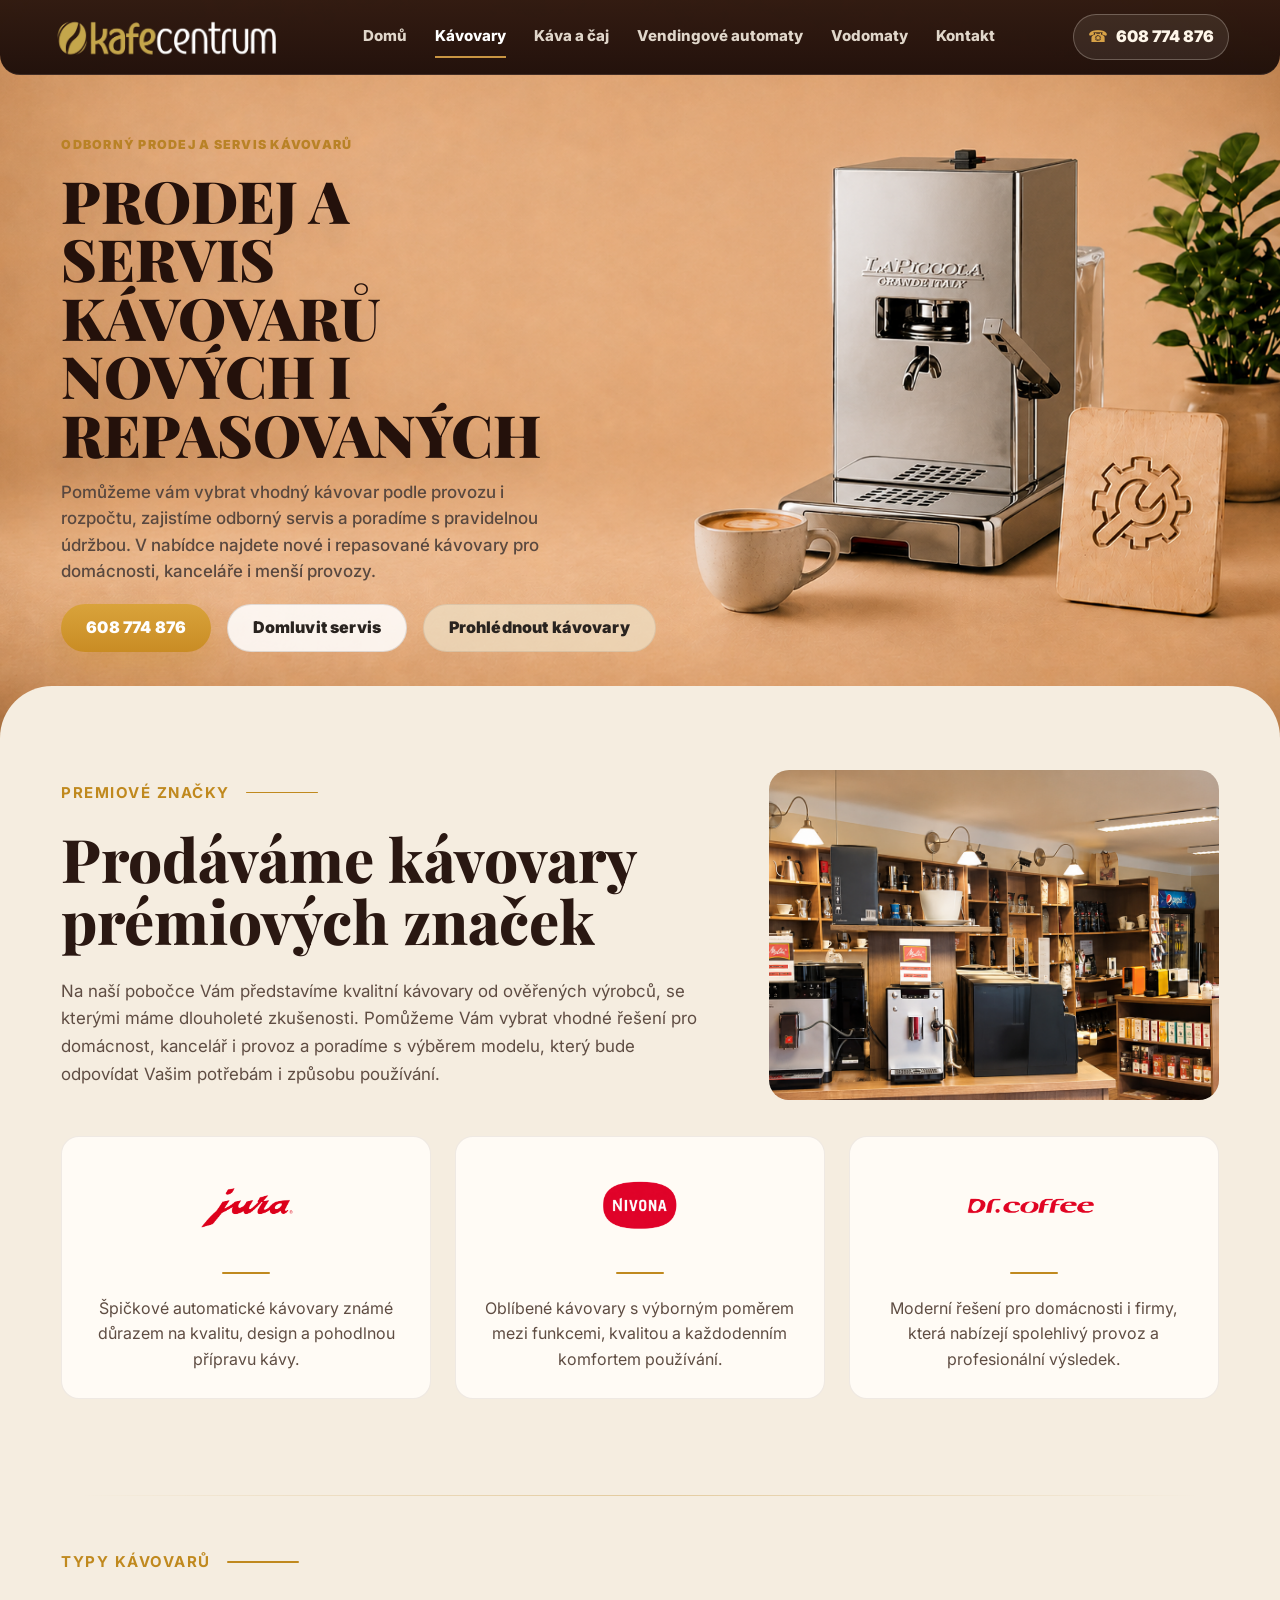
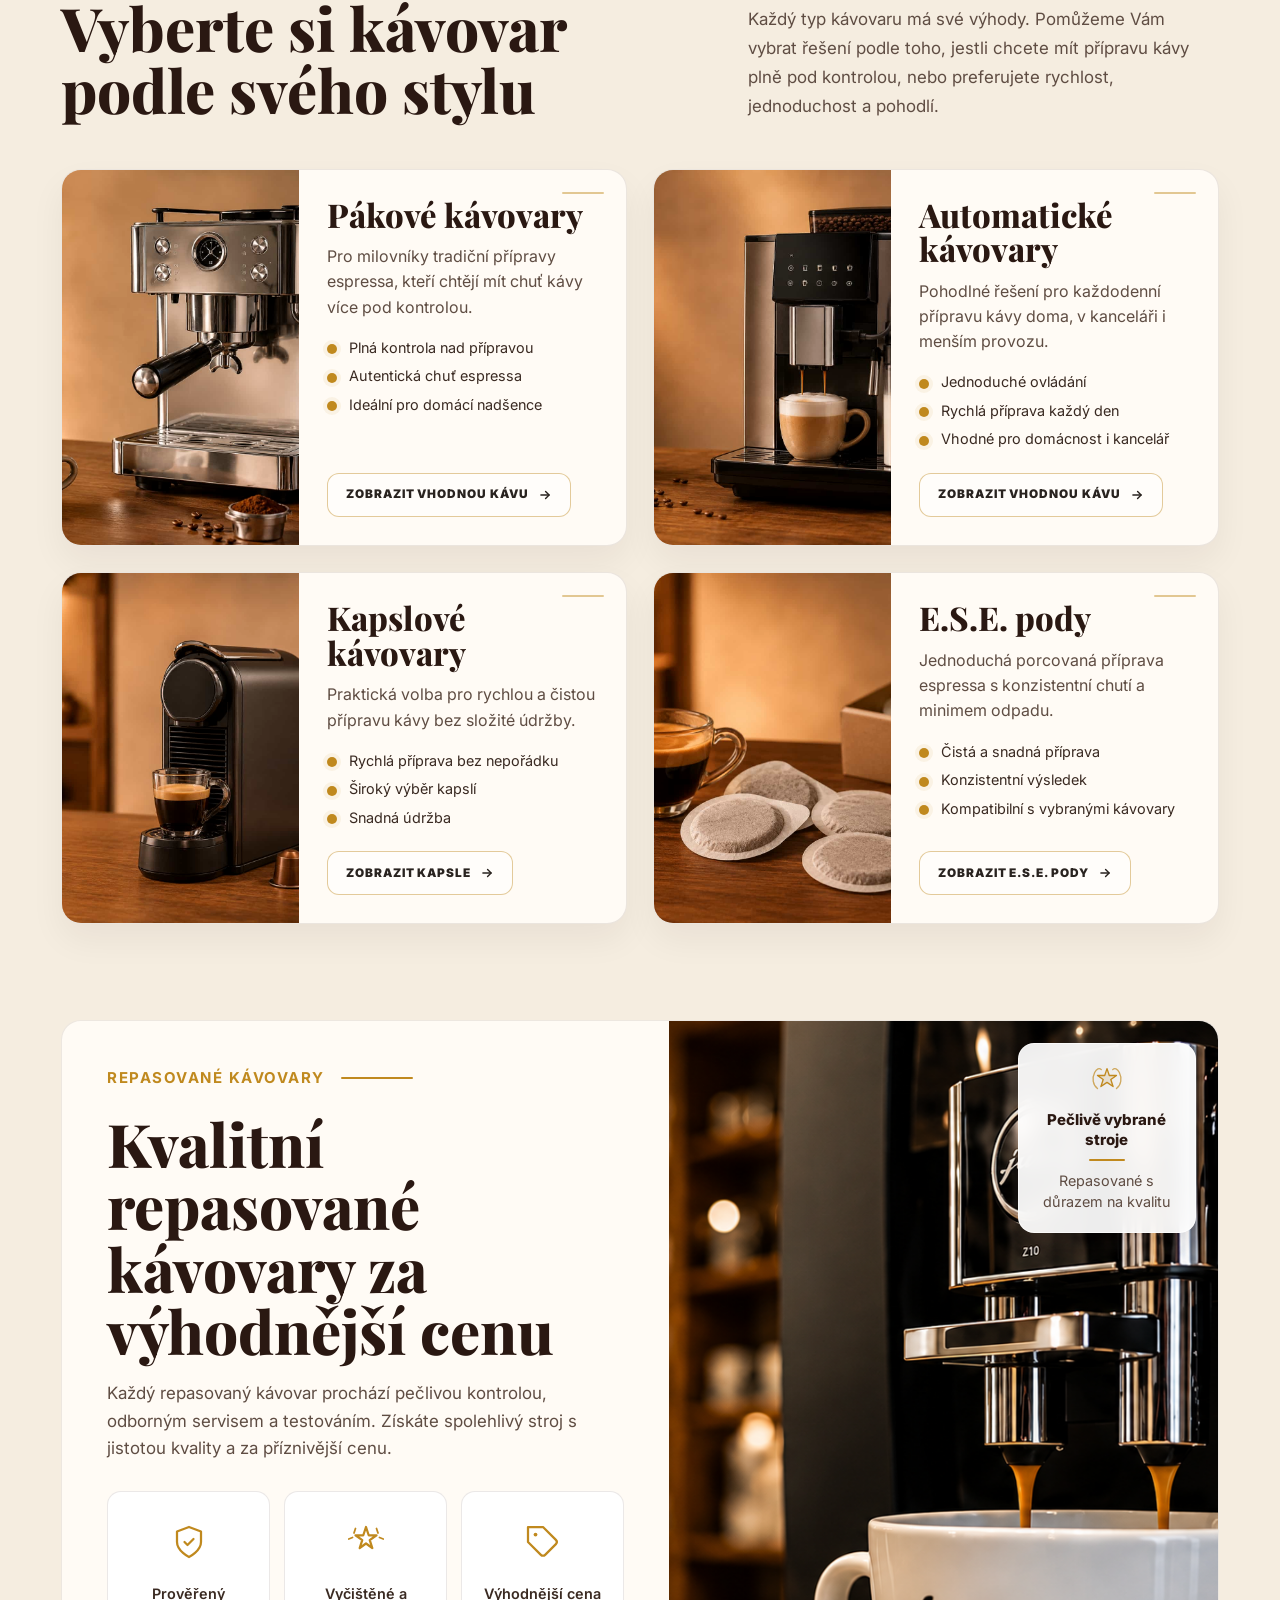
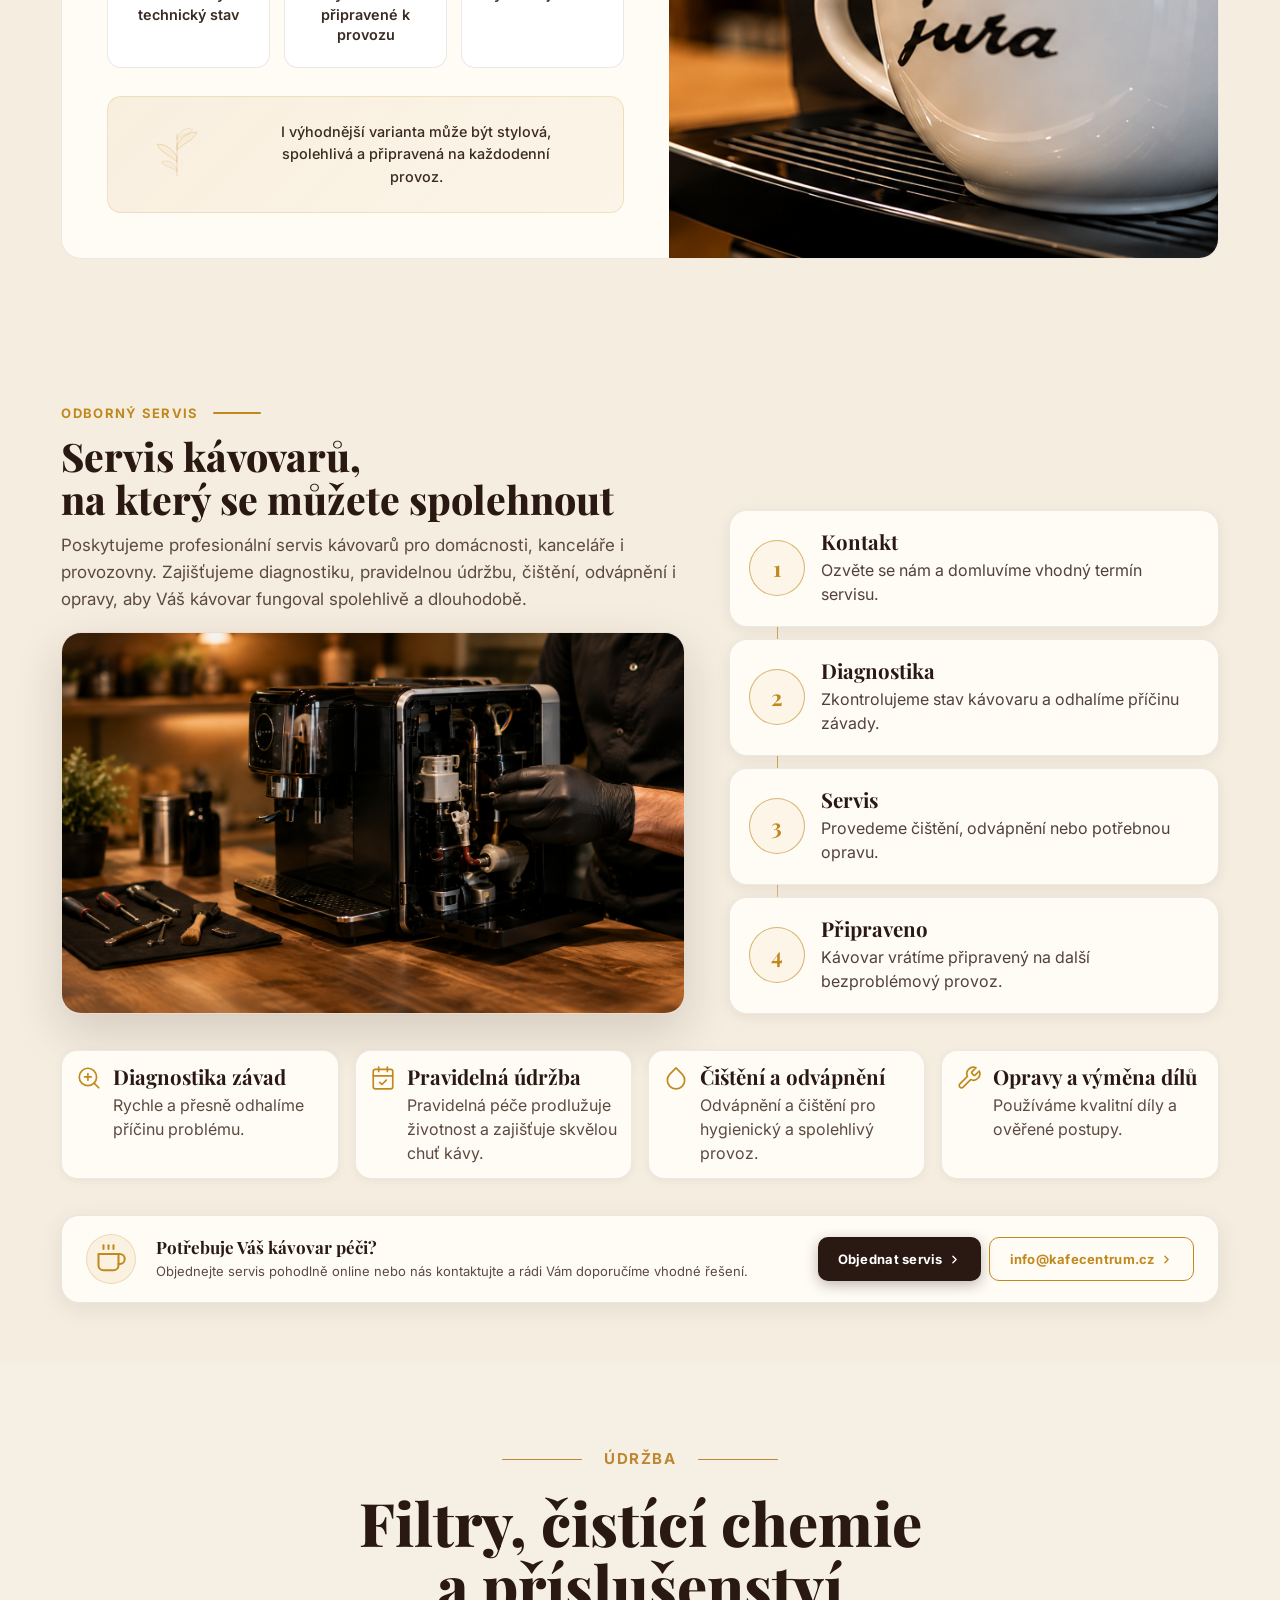
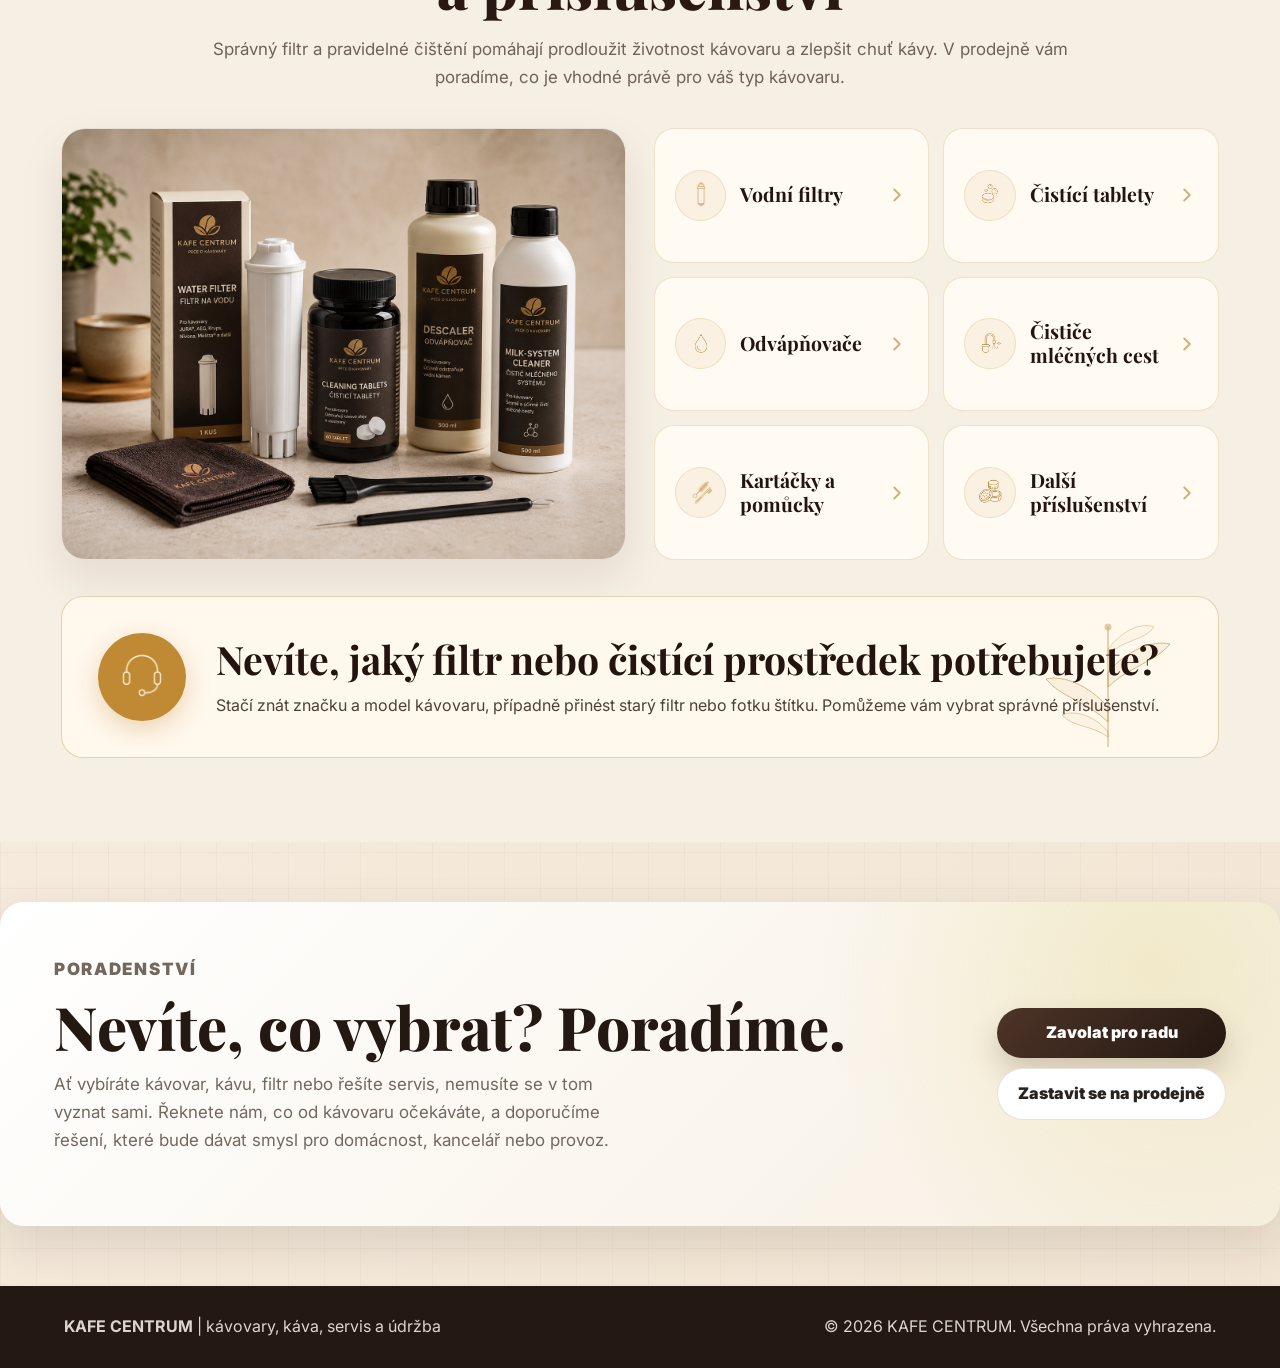
<file: kavovary-a-kava.html>
<!DOCTYPE html>
<html lang="cs">
  <head>
    <meta charset="UTF-8" />
    <meta name="viewport" content="width=device-width, initial-scale=1.0" />
    <meta
      name="description"
      content="Kávovary, servis, káva, čaj, filtry a čisticí chemie na jednom místě. Nové i repasované kávovary Jura, Nivona a Dr. Coffee v Šumperku."
    />
    <title>Kávovary a servis | KAFE CENTRUM</title>
    <link rel="preconnect" href="https://fonts.googleapis.com" />
    <link rel="preconnect" href="https://fonts.gstatic.com" crossorigin />
    <link
      href="https://fonts.googleapis.com/css2?family=Inter:wght@400;500;600;700;800;900&family=Playfair+Display:wght@700;800&display=swap"
      rel="stylesheet"
    />
    <link rel="stylesheet" href="style.css?v=hero-clear-1" />
  </head>
  <body class="kc-site kc-coffee kc-machines-page">
    <header class="kc-header" data-header>
      <a class="kc-brand" href="index.html" aria-label="KAFE CENTRUM Šumperk — domů">
        <img class="kc-brand-logo" src="assets/logokafe.png" alt="KAFE CENTRUM" />
      </a>
      <button class="kc-nav-toggle" type="button" aria-expanded="false" aria-controls="site-nav" data-nav-toggle>
        <span></span><span></span><span></span>
      </button>
      <nav class="kc-nav" id="site-nav" data-nav>
        <a href="index.html">Domů</a>
        <a aria-current="page" href="kavovary-a-kava.html">Kávovary</a>
        <a href="kava.html">Káva a čaj</a>
        <a href="vendingove-automaty.html">Vendingové automaty</a>
        <a href="vodomaty.html">Vodomaty</a>
        <a href="kontakt.html">Kontakt</a>
      </nav>
      <div class="kc-header-actions">
        <a class="kc-phone" href="tel:+420608774876">608 774 876</a>
      </div>
    </header>

    <main>

      <!-- ══ 1. HERO ══════════════════════════════════════════════════ -->
      <section class="kc-vsk-hero">
        <div class="kc-vsk-hero-inner">
          <div class="kc-vsk-hero-copy reveal">
            <p class="kc-vsk-kicker">Odborný prodej a servis kávovarů</p>
            <h1 class="kc-vsk-headline">
              <span>Prodej a</span>
              <span>servis</span>
              <span>kávovarů</span>
              <span>nových i</span>
              <span>repasovaných</span>
            </h1>
            <p class="kc-vsk-lead">
              Pomůžeme vám vybrat vhodný kávovar podle provozu i rozpočtu,
              zajistíme odborný servis a poradíme s pravidelnou údržbou.
              V nabídce najdete nové i repasované kávovary pro domácnosti,
              kanceláře i menší provozy.
            </p>
            <div class="kc-vsk-actions">
              <a class="kc-vsk-btn kc-vsk-btn-primary" href="tel:+420608774876">608 774 876</a>
              <a class="kc-vsk-btn kc-vsk-btn-secondary" href="#servis">Domluvit servis</a>
              <a class="kc-vsk-btn kc-vsk-btn-tertiary" href="#kavovary">Prohlédnout kávovary</a>
            </div>


          </div>

          <div class="kc-vsk-hero-visual reveal" aria-hidden="true">
            <img src="assets/hero-kavservis.png" alt="" />
          </div>
        </div>
      </section>


      <!-- ══ 2. PREMIOVÉ ZNAČKY ═══════════════════════════════════════ -->
      <section class="kc-pb" id="kavovary">
        <div class="kc-pb-inner">

          <!-- Intro: label + heading + text (left) | showroom image (right) -->
          <div class="kc-pb-intro">
            <div class="kc-pb-intro-left reveal">
              <div class="kc-pb-label">
                <span class="kc-pb-label-text">Premiové značky</span>
                <span class="kc-pb-label-line" aria-hidden="true"></span>
              </div>
              <h2 class="kc-pb-heading">Prodáváme kávovary prémiových značek</h2>
              <p class="kc-pb-intro-text">Na naší pobočce Vám představíme kvalitní kávovary od ověřených výrobců, se kterými máme dlouholeté zkušenosti. Pomůžeme Vám vybrat vhodné řešení pro domácnost, kancelář i provoz a poradíme s výběrem modelu, který bude odpovídat Vašim potřebám i způsobu používání.</p>
            </div>
            <div class="kc-pb-intro-right reveal">
              <img class="kc-pb-intro-img" src="assets/prodejna-kafe-centrum.png" alt="Kávovary v showroomu Kafe Centrum" />
            </div>
          </div>

          <!-- Brand cards -->
          <div class="kc-pb-cards">
            <article class="kc-pb-card reveal">
              <div class="kc-pb-logo">
                <img class="kc-pb-brand-logo" src="assets/logo-jura.png" alt="Jura" />
              </div>
              <div class="kc-pb-card-divider" aria-hidden="true"></div>
              <p>Špičkové automatické kávovary známé důrazem na kvalitu, design a pohodlnou přípravu kávy.</p>
            </article>
            <article class="kc-pb-card reveal">
              <div class="kc-pb-logo">
                <img class="kc-pb-brand-logo" src="assets/logo-nivona.png" alt="Nivona" />
              </div>
              <div class="kc-pb-card-divider" aria-hidden="true"></div>
              <p>Oblíbené kávovary s výborným poměrem mezi funkcemi, kvalitou a každodenním komfortem používání.</p>
            </article>
            <article class="kc-pb-card reveal">
              <div class="kc-pb-logo">
                <img class="kc-pb-brand-logo" src="assets/logo-drcoffee.png" alt="Dr. Coffee" />
              </div>
              <div class="kc-pb-card-divider" aria-hidden="true"></div>
              <p>Moderní řešení pro domácnosti i firmy, která nabízejí spolehlivý provoz a profesionální výsledek.</p>
            </article>
          </div>

          <!-- Typy kávovarů -->
          <section class="machine-types-section" id="typy-kavovaru" aria-labelledby="machine-types-heading">
            <div class="machine-types-container">
              <div class="machine-types-header reveal">
                <div>
                  <div class="kc-pb-label">
                    <span class="kc-pb-label-text">Typy kávovarů</span>
                    <span class="kc-pb-label-line" aria-hidden="true"></span>
                  </div>
                  <h2 class="machine-types-heading" id="machine-types-heading">Vyberte si kávovar podle svého stylu</h2>
                </div>
                <p class="machine-types-intro">
                  Každý typ kávovaru má své výhody. Pomůžeme Vám vybrat řešení podle toho, jestli chcete mít přípravu kávy plně pod kontrolou, nebo preferujete rychlost, jednoduchost a pohodlí.
                </p>
              </div>

              <div class="machine-types-grid">
                <article class="machine-type-card reveal">
                  <figure class="machine-type-image">
                    <img src="assets/machine-type-pakove.jpg" alt="Pákový kávovar pro domácí přípravu espressa" />
                  </figure>
                  <div class="machine-type-content">
                    <h3 class="machine-type-title">Pákové kávovary</h3>
                    <p class="machine-type-description">Pro milovníky tradiční přípravy espressa, kteří chtějí mít chuť kávy více pod kontrolou.</p>
                    <ul class="machine-type-benefits" aria-label="Výhody pákových kávovarů">
                      <li>Plná kontrola nad přípravou</li>
                      <li>Autentická chuť espressa</li>
                      <li>Ideální pro domácí nadšence</li>
                    </ul>
                    <a class="machine-type-cta" href="kava.html#zrnkova-kava">
                      Zobrazit vhodnou kávu
                      <svg viewBox="0 0 24 24" width="14" height="14" fill="none" stroke="currentColor" stroke-width="2.4" stroke-linecap="round" stroke-linejoin="round" aria-hidden="true"><path d="M5 12h14"/><path d="m13 6 6 6-6 6"/></svg>
                    </a>
                  </div>
                </article>

                <article class="machine-type-card reveal">
                  <figure class="machine-type-image">
                    <img src="assets/machine-type-automaticke.jpg" alt="Automatický kávovar pro domácnost a kancelář" />
                  </figure>
                  <div class="machine-type-content">
                    <h3 class="machine-type-title">Automatické kávovary</h3>
                    <p class="machine-type-description">Pohodlné řešení pro každodenní přípravu kávy doma, v kanceláři i menším provozu.</p>
                    <ul class="machine-type-benefits" aria-label="Výhody automatických kávovarů">
                      <li>Jednoduché ovládání</li>
                      <li>Rychlá příprava každý den</li>
                      <li>Vhodné pro domácnost i kancelář</li>
                    </ul>
                    <a class="machine-type-cta" href="kava.html#zrnkova-kava">
                      Zobrazit vhodnou kávu
                      <svg viewBox="0 0 24 24" width="14" height="14" fill="none" stroke="currentColor" stroke-width="2.4" stroke-linecap="round" stroke-linejoin="round" aria-hidden="true"><path d="M5 12h14"/><path d="m13 6 6 6-6 6"/></svg>
                    </a>
                  </div>
                </article>

                <article class="machine-type-card reveal">
                  <figure class="machine-type-image">
                    <img src="assets/machine-type-kapslove.jpg" alt="Kapslový kávovar a kapsle" />
                  </figure>
                  <div class="machine-type-content">
                    <h3 class="machine-type-title">Kapslové kávovary</h3>
                    <p class="machine-type-description">Praktická volba pro rychlou a čistou přípravu kávy bez složité údržby.</p>
                    <ul class="machine-type-benefits" aria-label="Výhody kapslových kávovarů">
                      <li>Rychlá příprava bez nepořádku</li>
                      <li>Široký výběr kapslí</li>
                      <li>Snadná údržba</li>
                    </ul>
                    <a class="machine-type-cta" href="kava.html#kapsle">
                      Zobrazit kapsle
                      <svg viewBox="0 0 24 24" width="14" height="14" fill="none" stroke="currentColor" stroke-width="2.4" stroke-linecap="round" stroke-linejoin="round" aria-hidden="true"><path d="M5 12h14"/><path d="m13 6 6 6-6 6"/></svg>
                    </a>
                  </div>
                </article>

                <article class="machine-type-card reveal">
                  <figure class="machine-type-image">
                    <img src="assets/machine-type-ese.jpg" alt="E.S.E. pody pro přípravu espressa" />
                  </figure>
                  <div class="machine-type-content">
                    <h3 class="machine-type-title">E.S.E. pody</h3>
                    <p class="machine-type-description">Jednoduchá porcovaná příprava espressa s konzistentní chutí a minimem odpadu.</p>
                    <ul class="machine-type-benefits" aria-label="Výhody E.S.E. podů">
                      <li>Čistá a snadná příprava</li>
                      <li>Konzistentní výsledek</li>
                      <li>Kompatibilní s vybranými kávovary</li>
                    </ul>
                    <a class="machine-type-cta" href="kava.html#ese-pody">
                      Zobrazit E.S.E. pody
                      <svg viewBox="0 0 24 24" width="14" height="14" fill="none" stroke="currentColor" stroke-width="2.4" stroke-linecap="round" stroke-linejoin="round" aria-hidden="true"><path d="M5 12h14"/><path d="m13 6 6 6-6 6"/></svg>
                    </a>
                  </div>
                </article>
              </div>
            </div>
          </section>

          <!-- Repasované kávovary block -->
          <div class="kc-repas reveal" id="repas">

            <!-- Left: label + heading + text + features + CTA bar -->
            <div class="kc-repas-left">
              <div class="kc-pb-label">
                <span class="kc-pb-label-text">Repasované kávovary</span>
                <span class="kc-pb-label-line" aria-hidden="true"></span>
              </div>
              <h2 class="kc-repas-heading">Kvalitní repasované kávovary za výhodnější cenu</h2>
              <p class="kc-repas-text">Každý repasovaný kávovar prochází pečlivou kontrolou, odborným servisem a testováním. Získáte spolehlivý stroj s jistotou kvality a za příznivější cenu.</p>

              <div class="kc-repas-features">
                <div class="kc-repas-feature">
                  <div class="kc-repas-feature-icon" aria-hidden="true">
                    <svg viewBox="0 0 24 24" width="36" height="36" fill="none" stroke="#c0891e" stroke-width="1.5" stroke-linecap="round" stroke-linejoin="round">
                      <path d="M12 22s8-4 8-10V5l-8-3-8 3v7c0 6 8 10 8 10z"/>
                      <polyline points="9 12 11 14 15 10"/>
                    </svg>
                  </div>
                  <p>Prověřený technický stav</p>
                </div>
                <div class="kc-repas-feature">
                  <div class="kc-repas-feature-icon" aria-hidden="true">
                    <svg viewBox="0 0 24 24" width="36" height="36" fill="none" stroke="#c0891e" stroke-width="1.5" stroke-linecap="round" stroke-linejoin="round">
                      <path d="M12 2l1.8 5.5H19l-4.5 3.3 1.7 5.2L12 13l-4.2 3 1.7-5.2L5 7.5h5.2z"/>
                      <line x1="5" y1="3" x2="4" y2="6" stroke-width="1.2"/>
                      <line x1="19" y1="3" x2="20" y2="6" stroke-width="1.2"/>
                      <line x1="3" y1="9" x2="0.5" y2="10" stroke-width="1.2"/>
                      <line x1="21" y1="9" x2="23.5" y2="10" stroke-width="1.2"/>
                    </svg>
                  </div>
                  <p>Vyčištěné a připravené k provozu</p>
                </div>
                <div class="kc-repas-feature">
                  <div class="kc-repas-feature-icon" aria-hidden="true">
                    <svg viewBox="0 0 24 24" width="36" height="36" fill="none" stroke="#c0891e" stroke-width="1.5" stroke-linecap="round" stroke-linejoin="round">
                      <path d="M20.59 13.41l-7.17 7.17a2 2 0 0 1-2.83 0L2 12V2h10l8.59 8.59a2 2 0 0 1 0 2.82z"/>
                      <line x1="7" y1="7" x2="7.01" y2="7" stroke-width="2.5"/>
                    </svg>
                  </div>
                  <p>Výhodnější cena</p>
                </div>
              </div>

              <div class="kc-repas-cta-bar">
                <svg class="kc-repas-botanical" viewBox="0 0 72 96" width="72" height="96" fill="none" aria-hidden="true">
                  <path d="M36 92 C36 72, 36 52, 36 32" stroke="#c0891e" stroke-width="1.1" opacity="0.35"/>
                  <path d="M36 72 C26 62, 12 58, 8 47 C18 46, 30 53, 36 65Z" fill="rgba(192,137,30,0.1)" stroke="#c0891e" stroke-width="0.9" opacity="0.45"/>
                  <path d="M36 55 C46 45, 60 41, 64 30 C54 29, 42 36, 36 48Z" fill="rgba(192,137,30,0.1)" stroke="#c0891e" stroke-width="0.9" opacity="0.45"/>
                  <path d="M36 85 C28 78, 18 79, 14 72 C22 68, 33 73, 36 83Z" fill="rgba(192,137,30,0.08)" stroke="#c0891e" stroke-width="0.8" opacity="0.35"/>
                  <path d="M36 40 C44 32, 54 34, 58 26 C50 22, 40 28, 36 38Z" fill="rgba(192,137,30,0.07)" stroke="#c0891e" stroke-width="0.8" opacity="0.3"/>
                </svg>
                <p class="kc-repas-cta-text">I výhodnější varianta může být stylová, spolehlivá a připravená na každodenní provoz.</p>
              </div>
            </div>

            <!-- Right: large showroom photo with floating badge -->
            <div class="kc-repas-right">
              <img src="assets/repasovanefoto.png" alt="Repasované kávovary v showroomu Kafe Centrum" />
              <div class="kc-repas-badge">
                <div class="kc-repas-badge-icon" aria-hidden="true">
                  <svg viewBox="0 0 40 40" width="38" height="38" fill="none" stroke="#c0891e" stroke-width="1.4" stroke-linecap="round" stroke-linejoin="round">
                    <path d="M10 28 C5 24, 4 17, 7 11 C9 7, 12 6, 14 8" opacity="0.7"/>
                    <path d="M30 28 C35 24, 36 17, 33 11 C31 7, 28 6, 26 8" opacity="0.7"/>
                    <polygon points="20 7 22.4 14.2 30 14.2 24 18.5 26.4 25.8 20 21.5 13.6 25.8 16 18.5 10 14.2 17.6 14.2" fill="rgba(192,137,30,0.14)"/>
                  </svg>
                </div>
                <p class="kc-repas-badge-title">Pečlivě vybrané stroje</p>
                <div class="kc-repas-badge-divider" aria-hidden="true"></div>
                <p class="kc-repas-badge-text">Repasované s důrazem na kvalitu</p>
              </div>
            </div>

          </div>

        </div>
      </section>

      <!-- ══ 8. SERVIS KÁVOVARŮ ════════════════════════════════════ -->
      <section class="kc-svp" id="servis">
        <div class="kc-svp-inner">

          <!-- Horní grid: vlevo intro + foto, vpravo timeline -->
          <div class="kc-svp-top">

            <!-- Levý sloupec -->
            <div class="kc-svp-left reveal">
              <div class="kc-svp-label">
                <span class="kc-svp-label-text">ODBORNÝ SERVIS</span>
                <span class="kc-svp-label-line" aria-hidden="true"></span>
              </div>
              <h2 class="kc-svp-heading">Servis kávovarů,<br>na který se můžete spolehnout</h2>
              <p class="kc-svp-desc">Poskytujeme profesionální servis kávovarů pro domácnosti, kanceláře i provozovny. Zajišťujeme diagnostiku, pravidelnou údržbu, čištění, odvápnění i opravy, aby Váš kávovar fungoval spolehlivě a dlouhodobě.</p>

              <div class="kc-svp-photo">
                <img src="assets/servis.png" alt="Profesionální servis kávovaru v Kafe Centrum Šumperk" />
              </div>
            </div>

            <!-- Pravý sloupec: procesní timeline -->
            <div class="kc-svp-right reveal">
              <div class="kc-svp-steps">
                <div class="kc-svp-step">
                  <div class="kc-svp-step-card">
                    <div class="kc-svp-step-num" aria-hidden="true">1</div>
                    <div class="kc-svp-step-body">
                      <h3>Kontakt</h3>
                      <p>Ozvěte se nám a domluvíme vhodný termín servisu.</p>
                    </div>
                  </div>
                </div>
                <div class="kc-svp-step">
                  <div class="kc-svp-step-card">
                    <div class="kc-svp-step-num" aria-hidden="true">2</div>
                    <div class="kc-svp-step-body">
                      <h3>Diagnostika</h3>
                      <p>Zkontrolujeme stav kávovaru a odhalíme příčinu závady.</p>
                    </div>
                  </div>
                </div>
                <div class="kc-svp-step">
                  <div class="kc-svp-step-card">
                    <div class="kc-svp-step-num" aria-hidden="true">3</div>
                    <div class="kc-svp-step-body">
                      <h3>Servis</h3>
                      <p>Provedeme čištění, odvápnění nebo potřebnou opravu.</p>
                    </div>
                  </div>
                </div>
                <div class="kc-svp-step">
                  <div class="kc-svp-step-card">
                    <div class="kc-svp-step-num" aria-hidden="true">4</div>
                    <div class="kc-svp-step-body">
                      <h3>Připraveno</h3>
                      <p>Kávovar vrátíme připravený na další bezproblémový provoz.</p>
                    </div>
                  </div>
                </div>
              </div>
            </div>

          </div>

          <!-- Servisní služby: 4 kompaktní karty -->
          <div class="kc-svp-features">
            <article class="kc-svp-fcard reveal">
              <div class="kc-svp-fcard-icon" aria-hidden="true">
                <svg viewBox="0 0 24 24" width="26" height="26" fill="none" stroke="currentColor" stroke-width="1.55" stroke-linecap="round" stroke-linejoin="round">
                  <circle cx="11" cy="11" r="8"/>
                  <line x1="21" y1="21" x2="16.65" y2="16.65"/>
                  <line x1="11" y1="8" x2="11" y2="14"/>
                  <line x1="8" y1="11" x2="14" y2="11"/>
                </svg>
              </div>
              <div class="kc-svp-fcard-body">
                <h4>Diagnostika závad</h4>
                <p>Rychle a přesně odhalíme příčinu problému.</p>
              </div>
            </article>
            <article class="kc-svp-fcard reveal">
              <div class="kc-svp-fcard-icon" aria-hidden="true">
                <svg viewBox="0 0 24 24" width="26" height="26" fill="none" stroke="currentColor" stroke-width="1.55" stroke-linecap="round" stroke-linejoin="round">
                  <rect x="3" y="4" width="18" height="18" rx="2"/>
                  <line x1="16" y1="2" x2="16" y2="6"/>
                  <line x1="8" y1="2" x2="8" y2="6"/>
                  <line x1="3" y1="10" x2="21" y2="10"/>
                  <polyline points="9 16 11 18 15 14"/>
                </svg>
              </div>
              <div class="kc-svp-fcard-body">
                <h4>Pravidelná údržba</h4>
                <p>Pravidelná péče prodlužuje životnost a zajišťuje skvělou chuť kávy.</p>
              </div>
            </article>
            <article class="kc-svp-fcard reveal">
              <div class="kc-svp-fcard-icon" aria-hidden="true">
                <svg viewBox="0 0 24 24" width="26" height="26" fill="none" stroke="currentColor" stroke-width="1.55" stroke-linecap="round" stroke-linejoin="round">
                  <path d="M12 2.69l5.66 5.66a8 8 0 1 1-11.31 0z"/>
                </svg>
              </div>
              <div class="kc-svp-fcard-body">
                <h4>Čištění a odvápnění</h4>
                <p>Odvápnění a čištění pro hygienický a spolehlivý provoz.</p>
              </div>
            </article>
            <article class="kc-svp-fcard reveal">
              <div class="kc-svp-fcard-icon" aria-hidden="true">
                <svg viewBox="0 0 24 24" width="26" height="26" fill="none" stroke="currentColor" stroke-width="1.55" stroke-linecap="round" stroke-linejoin="round">
                  <path d="M14.7 6.3a1 1 0 0 0 0 1.4l1.6 1.6a1 1 0 0 0 1.4 0l3.77-3.77a6 6 0 0 1-7.94 7.94l-6.91 6.91a2.12 2.12 0 0 1-3-3l6.91-6.91a6 6 0 0 1 7.94-7.94l-3.76 3.76z"/>
                </svg>
              </div>
              <div class="kc-svp-fcard-body">
                <h4>Opravy a výměna dílů</h4>
                <p>Používáme kvalitní díly a ověřené postupy.</p>
              </div>
            </article>
          </div>

          <!-- CTA panel -->
          <div class="kc-svp-cta reveal">
            <div class="kc-svp-cta-icon" aria-hidden="true">
              <svg viewBox="0 0 24 24" width="30" height="30" fill="none" stroke="currentColor" stroke-width="1.6" stroke-linecap="round" stroke-linejoin="round">
                <path d="M18 8h1a4 4 0 0 1 0 8h-1"/>
                <path d="M2 8h16v9a4 4 0 0 1-4 4H6a4 4 0 0 1-4-4V8z"/>
                <line x1="6" y1="1" x2="6" y2="4"/>
                <line x1="10" y1="1" x2="10" y2="4"/>
                <line x1="14" y1="1" x2="14" y2="4"/>
              </svg>
            </div>
            <div class="kc-svp-cta-body">
              <h3 class="kc-svp-cta-heading">Potřebuje Váš kávovar péči?</h3>
              <p class="kc-svp-cta-text">Objednejte servis pohodlně online nebo nás kontaktujte a rádi Vám doporučíme vhodné řešení.</p>
            </div>
            <div class="kc-svp-cta-actions">
              <div class="kc-svp-cta-btns">
                <a class="kc-svp-btn kc-svp-btn-primary" href="tel:+420608774876">
                  Objednat servis
                  <svg viewBox="0 0 24 24" width="13" height="13" fill="none" stroke="currentColor" stroke-width="2.5" stroke-linecap="round" stroke-linejoin="round" aria-hidden="true"><polyline points="9 18 15 12 9 6"/></svg>
                </a>
                <a class="kc-svp-btn kc-svp-btn-secondary" href="mailto:info@kafecentrum.cz">
                  info@kafecentrum.cz
                  <svg viewBox="0 0 24 24" width="13" height="13" fill="none" stroke="currentColor" stroke-width="2.5" stroke-linecap="round" stroke-linejoin="round" aria-hidden="true"><polyline points="9 18 15 12 9 6"/></svg>
                </a>
              </div>
            </div>
          </div>

        </div>
      </section>

      <!-- ══ 9. FILTRY A CHEMIE ════════════════════════════════════════ -->
      <section class="kc-flt" id="filtry">
        <div class="kc-flt-inner">

          <!-- Label + nadpis + popis -->
          <div class="kc-flt-header reveal">
            <div class="kc-flt-label">
              <span class="kc-flt-label-line" aria-hidden="true"></span>
              <span class="kc-flt-label-text">ÚDRŽBA</span>
              <span class="kc-flt-label-line" aria-hidden="true"></span>
            </div>
            <h2 class="kc-flt-heading">Filtry, čistící chemie<br>a příslušenství</h2>
            <p class="kc-flt-desc">Správný filtr a pravidelné čištění pomáhají prodloužit životnost kávovaru a zlepšit chuť kávy. V prodejně vám poradíme, co je vhodné právě pro váš typ kávovaru.</p>
          </div>

          <!-- Hlavní grid: fotka vlevo + kategorie vpravo -->
          <div class="kc-flt-grid">

            <!-- Vlevo: fotka -->
            <div class="kc-flt-photo reveal">
              <img src="assets/filtrykavovary.png" alt="Filtry, čistící chemie a příslušenství pro údržbu kávovarů" />
            </div>

            <!-- Vpravo: kategorie 2×3 -->
            <div class="kc-flt-cats">

              <article class="kc-flt-cat reveal">
                <div class="kc-flt-cat-icon">
                  <img src="assets/filtry.png" alt="" aria-hidden="true" />
                </div>
                <span class="kc-flt-cat-name">Vodní filtry</span>
                <svg class="kc-flt-cat-arrow" viewBox="0 0 24 24" width="22" height="22" fill="none" stroke="currentColor" stroke-width="2" stroke-linecap="round" stroke-linejoin="round" aria-hidden="true"><polyline points="9 18 15 12 9 6"/></svg>
              </article>

              <article class="kc-flt-cat reveal">
                <div class="kc-flt-cat-icon">
                  <img src="assets/tablety.png" alt="" aria-hidden="true" />
                </div>
                <span class="kc-flt-cat-name">Čistící tablety</span>
                <svg class="kc-flt-cat-arrow" viewBox="0 0 24 24" width="22" height="22" fill="none" stroke="currentColor" stroke-width="2" stroke-linecap="round" stroke-linejoin="round" aria-hidden="true"><polyline points="9 18 15 12 9 6"/></svg>
              </article>

              <article class="kc-flt-cat reveal">
                <div class="kc-flt-cat-icon">
                  <img src="assets/kapka.png" alt="" aria-hidden="true" />
                </div>
                <span class="kc-flt-cat-name">Odvápňovače</span>
                <svg class="kc-flt-cat-arrow" viewBox="0 0 24 24" width="22" height="22" fill="none" stroke="currentColor" stroke-width="2" stroke-linecap="round" stroke-linejoin="round" aria-hidden="true"><polyline points="9 18 15 12 9 6"/></svg>
              </article>

              <article class="kc-flt-cat reveal">
                <div class="kc-flt-cat-icon">
                  <img src="assets/mlikofiltry.png" alt="" aria-hidden="true" />
                </div>
                <span class="kc-flt-cat-name">Čističe mléčných cest</span>
                <svg class="kc-flt-cat-arrow" viewBox="0 0 24 24" width="22" height="22" fill="none" stroke="currentColor" stroke-width="2" stroke-linecap="round" stroke-linejoin="round" aria-hidden="true"><polyline points="9 18 15 12 9 6"/></svg>
              </article>

              <article class="kc-flt-cat reveal">
                <div class="kc-flt-cat-icon">
                  <img src="assets/kartáčky.png" alt="" aria-hidden="true" />
                </div>
                <span class="kc-flt-cat-name">Kartáčky a pomůcky</span>
                <svg class="kc-flt-cat-arrow" viewBox="0 0 24 24" width="22" height="22" fill="none" stroke="currentColor" stroke-width="2" stroke-linecap="round" stroke-linejoin="round" aria-hidden="true"><polyline points="9 18 15 12 9 6"/></svg>
              </article>

              <article class="kc-flt-cat reveal">
                <div class="kc-flt-cat-icon">
                  <img src="assets/tabletofiltry.png" alt="" aria-hidden="true" />
                </div>
                <span class="kc-flt-cat-name">Další příslušenství</span>
                <svg class="kc-flt-cat-arrow" viewBox="0 0 24 24" width="22" height="22" fill="none" stroke="currentColor" stroke-width="2" stroke-linecap="round" stroke-linejoin="round" aria-hidden="true"><polyline points="9 18 15 12 9 6"/></svg>
              </article>

            </div>
          </div>

          <!-- CTA poradenský panel -->
          <div class="kc-flt-cta reveal">
            <div class="kc-flt-cta-icon" aria-hidden="true">
              <img src="assets/sluchatka.png" alt="" />
            </div>
            <div class="kc-flt-cta-body">
              <h3 class="kc-flt-cta-heading">Nevíte, jaký filtr nebo čistící prostředek potřebujete?</h3>
              <p class="kc-flt-cta-text">Stačí znát značku a model kávovaru, případně přinést starý filtr nebo fotku štítku. Pomůžeme vám vybrat správné příslušenství.</p>
            </div>
            <svg class="kc-flt-cta-deco" viewBox="0 0 240 200" width="240" height="200" fill="none" aria-hidden="true">
              <path d="M120 180 C120 140, 120 100, 120 60" stroke="#c08a35" stroke-width="1.4" opacity="0.5"/>
              <path d="M120 155 C100 135, 72 130, 58 112 C76 108, 100 118, 120 140Z" fill="rgba(192,138,53,0.12)" stroke="#c08a35" stroke-width="1" opacity="0.6"/>
              <path d="M120 120 C140 100, 168 95, 182 77 C164 73, 140 83, 120 105Z" fill="rgba(192,138,53,0.12)" stroke="#c08a35" stroke-width="1" opacity="0.6"/>
              <path d="M120 170 C104 158, 84 160, 74 148 C88 142, 108 150, 120 165Z" fill="rgba(192,138,53,0.08)" stroke="#c08a35" stroke-width="0.9" opacity="0.45"/>
              <path d="M120 88 C136 72, 156 74, 166 60 C152 55, 134 64, 120 82Z" fill="rgba(192,138,53,0.08)" stroke="#c08a35" stroke-width="0.9" opacity="0.4"/>
              <circle cx="120" cy="60" r="3.5" fill="#c08a35" opacity="0.4"/>
            </svg>
          </div>

        </div>
      </section>

      <!-- ══ 10. PORADENSKÝ CTA BLOK ══════════════════════════════════ -->
      <section class="kc-cta reveal">
        <div>
          <p class="kc-kicker">Poradenství</p>
          <h2>Nevíte, co vybrat? Poradíme.</h2>
          <p>
            Ať vybíráte kávovar, kávu, filtr nebo řešíte servis, nemusíte se
            v tom vyznat sami. Řeknete nám, co od kávovaru očekáváte, a doporučíme
            řešení, které bude dávat smysl pro domácnost, kancelář nebo provoz.
          </p>
        </div>
        <div class="kc-cta-actions">
          <a class="kc-btn kc-btn-primary" href="tel:+420608774876">Zavolat pro radu</a>
          <a class="kc-btn kc-btn-secondary" href="kontakt.html">Zastavit se na prodejně</a>
        </div>
      </section>


    </main>

    <footer class="kc-footer">
      <p><strong>KAFE CENTRUM</strong> | kávovary, káva, servis a údržba</p>
      <p>© <span data-year></span> KAFE CENTRUM. Všechna práva vyhrazena.</p>
    </footer>
    <script src="script.js?v=nav-2"></script>
  </body>
</html>
</file>
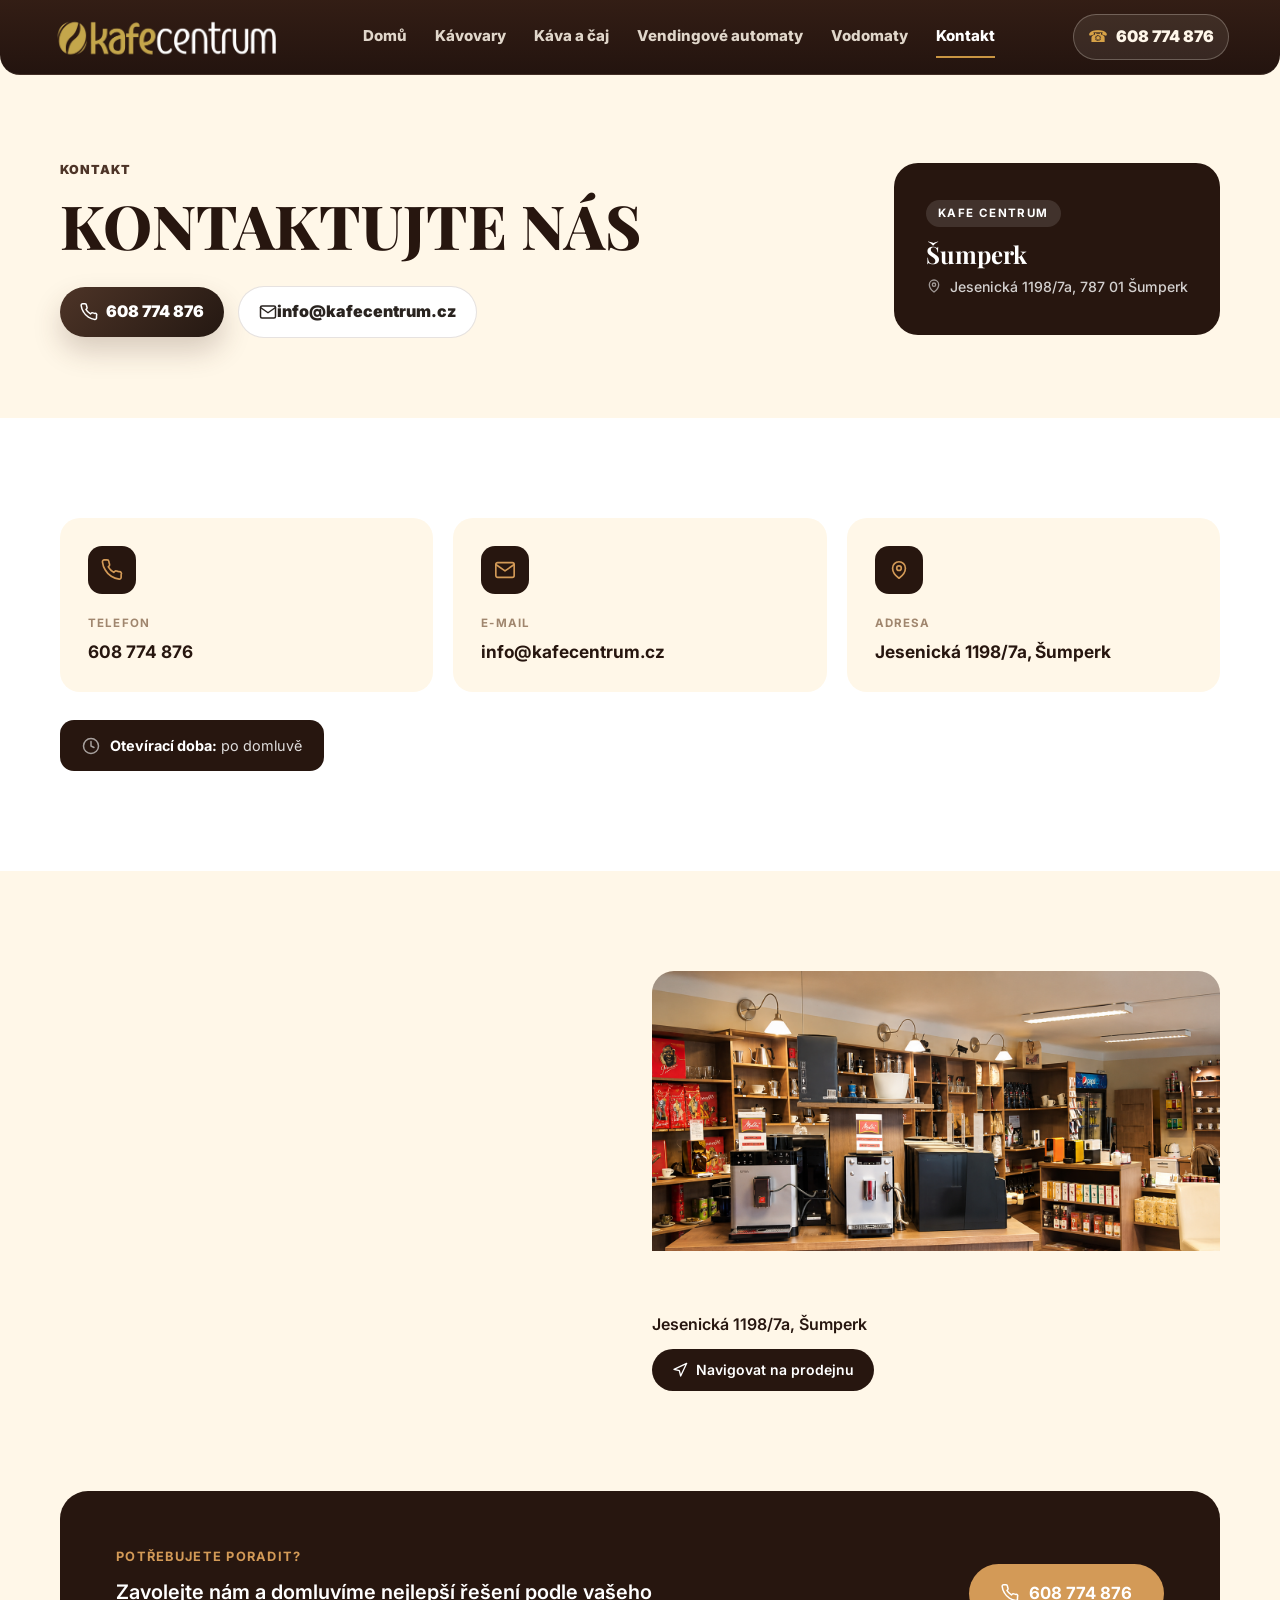
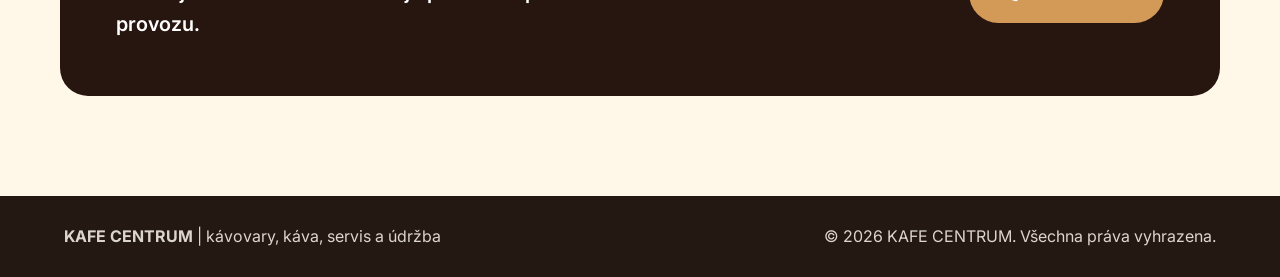
<file: kontakt.html>
<!DOCTYPE html>
<html lang="cs">
  <head>
    <meta charset="UTF-8" />
    <meta name="viewport" content="width=device-width, initial-scale=1.0" />
    <meta
      name="description"
      content="Kontakt na KAFE CENTRUM Šumperk – prodej a servis kávovarů, kávy, vendingových automatů a vodomatů. Telefon: 608 774 876."
    />
    <title>Kontakt | KAFE CENTRUM</title>
    <link rel="preconnect" href="https://fonts.googleapis.com" />
    <link rel="preconnect" href="https://fonts.gstatic.com" crossorigin />
    <link
      href="https://fonts.googleapis.com/css2?family=Inter:wght@400;500;600;700;800;900&family=Playfair+Display:wght@700;800&display=swap"
      rel="stylesheet"
    />
    <link rel="stylesheet" href="style.css?v=hero-clear-1" />
  </head>
  <body class="kc-site">
    <header class="kc-header" data-header>
      <a class="kc-brand" href="index.html" aria-label="KAFE CENTRUM Šumperk — domů">
        <img class="kc-brand-logo" src="assets/logokafe.png" alt="KAFE CENTRUM" />
      </a>
      <button class="kc-nav-toggle" type="button" aria-expanded="false" aria-controls="site-nav" data-nav-toggle>
        <span></span><span></span><span></span>
      </button>
      <nav class="kc-nav" id="site-nav" data-nav>
        <a href="index.html">Domů</a>
        <a href="kavovary-a-kava.html">Kávovary</a>
        <a href="kava.html">Káva a čaj</a>
        <a href="vendingove-automaty.html">Vendingové automaty</a>
        <a href="vodomaty.html">Vodomaty</a>
        <a aria-current="page" href="kontakt.html">Kontakt</a>
      </nav>
      <div class="kc-header-actions">
        <a class="kc-phone" href="tel:+420608774876">608 774 876</a>
      </div>
    </header>

    <main>

      <!-- ══ HERO ══════════════════════════════════════════════════════ -->
      <section class="kc-cn-hero">
        <div class="kc-cn-container kc-cn-hero-grid">

          <div class="kc-cn-hero-left reveal">
            <p class="kc-kicker">KONTAKT</p>
            <h1 class="kc-cn-h1">Kontaktujte nás</h1>
            <div class="kc-cn-hero-actions">
              <a class="kc-btn kc-btn-primary kc-cn-btn-call" href="tel:608774876">
                <svg viewBox="0 0 24 24" width="18" height="18" fill="none" stroke="currentColor" stroke-width="2" stroke-linecap="round" stroke-linejoin="round" aria-hidden="true"><path d="M22 16.92v3a2 2 0 0 1-2.18 2 19.79 19.79 0 0 1-8.63-3.07A19.5 19.5 0 0 1 4.69 12 19.79 19.79 0 0 1 1.61 3.39 2 2 0 0 1 3.6 1h3a2 2 0 0 1 2 1.72c.127.96.361 1.903.7 2.81a2 2 0 0 1-.45 2.11L7.91 8.6a16 16 0 0 0 6 6l.96-.96a2 2 0 0 1 2.11-.45c.907.339 1.85.573 2.81.7A2 2 0 0 1 22 16.92z"/></svg>
                608 774 876
              </a>
              <a class="kc-btn kc-btn-secondary" href="mailto:info@kafecentrum.cz">
                <svg viewBox="0 0 24 24" width="18" height="18" fill="none" stroke="currentColor" stroke-width="2" stroke-linecap="round" stroke-linejoin="round" aria-hidden="true"><path d="M4 4h16c1.1 0 2 .9 2 2v12c0 1.1-.9 2-2 2H4c-1.1 0-2-.9-2-2V6c0-1.1.9-2 2-2z"/><polyline points="22,6 12,13 2,6"/></svg>
                info@kafecentrum.cz
              </a>
            </div>
          </div>

          <div class="kc-cn-location-card reveal">
            <div class="kc-cn-loc-badge">KAFE CENTRUM</div>
            <h2 class="kc-cn-loc-title">Šumperk</h2>
            <div class="kc-cn-loc-address">
              <svg viewBox="0 0 24 24" width="16" height="16" fill="none" stroke="currentColor" stroke-width="2" stroke-linecap="round" stroke-linejoin="round" aria-hidden="true"><path d="M12 21s7-5.1 7-11a7 7 0 1 0-14 0c0 5.9 7 11 7 11z"/><circle cx="12" cy="10" r="2.5"/></svg>
              Jesenická 1198/7a, 787 01 Šumperk
            </div>
          </div>

        </div>
      </section>

      <!-- ══ KONTAKTNÍ ÚDAJE ═══════════════════════════════════════════ -->
      <section class="kc-cn-section kc-cn-section-white" id="kontakt">
        <div class="kc-cn-container">

          <div class="kc-cn-cards-grid">

            <a class="kc-cn-contact-card reveal" href="tel:608774876">
              <div class="kc-cn-card-icon">
                <svg viewBox="0 0 24 24" width="22" height="22" fill="none" stroke="currentColor" stroke-width="1.8" stroke-linecap="round" stroke-linejoin="round"><path d="M22 16.92v3a2 2 0 0 1-2.18 2 19.79 19.79 0 0 1-8.63-3.07A19.5 19.5 0 0 1 4.69 12 19.79 19.79 0 0 1 1.61 3.39 2 2 0 0 1 3.6 1h3a2 2 0 0 1 2 1.72c.127.96.361 1.903.7 2.81a2 2 0 0 1-.45 2.11L7.91 8.6a16 16 0 0 0 6 6l.96-.96a2 2 0 0 1 2.11-.45c.907.339 1.85.573 2.81.7A2 2 0 0 1 22 16.92z"/></svg>
              </div>
              <p class="kc-cn-card-label">Telefon</p>
              <p class="kc-cn-card-value">608 774 876</p>
            </a>

            <a class="kc-cn-contact-card reveal" href="mailto:info@kafecentrum.cz">
              <div class="kc-cn-card-icon">
                <svg viewBox="0 0 24 24" width="22" height="22" fill="none" stroke="currentColor" stroke-width="1.8" stroke-linecap="round" stroke-linejoin="round"><path d="M4 4h16c1.1 0 2 .9 2 2v12c0 1.1-.9 2-2 2H4c-1.1 0-2-.9-2-2V6c0-1.1.9-2 2-2z"/><polyline points="22,6 12,13 2,6"/></svg>
              </div>
              <p class="kc-cn-card-label">E-mail</p>
              <p class="kc-cn-card-value">info@kafecentrum.cz</p>
            </a>

            <div class="kc-cn-contact-card reveal">
              <div class="kc-cn-card-icon">
                <svg viewBox="0 0 24 24" width="22" height="22" fill="none" stroke="currentColor" stroke-width="1.8" stroke-linecap="round" stroke-linejoin="round"><path d="M12 21s7-5.1 7-11a7 7 0 1 0-14 0c0 5.9 7 11 7 11z"/><circle cx="12" cy="10" r="2.5"/></svg>
              </div>
              <p class="kc-cn-card-label">Adresa</p>
              <p class="kc-cn-card-value">Jesenická 1198/7a, Šumperk</p>
            </div>

          </div>

          <div class="kc-cn-hours-panel reveal">
            <svg viewBox="0 0 24 24" width="18" height="18" fill="none" stroke="currentColor" stroke-width="2" stroke-linecap="round" stroke-linejoin="round" aria-hidden="true"><circle cx="12" cy="12" r="10"/><polyline points="12 6 12 12 16 14"/></svg>
            <span><strong>Otevírací doba:</strong> po domluvě</span>
          </div>

        </div>
      </section>

      <!-- ══ MAPA A PRODEJNA ════════════════════════════════════════════ -->
      <section class="kc-cn-section">
        <div class="kc-cn-container kc-cn-map-grid">

          <div class="kc-cn-map-block reveal">
            <iframe
              class="kc-cn-map-iframe"
              src="https://maps.google.com/maps?q=Jesenická+1198%2F7a%2C+787+01+Šumperk&output=embed&z=16"
              allowfullscreen
              loading="lazy"
              referrerpolicy="no-referrer-when-downgrade"
              title="KAFE CENTRUM Šumperk – mapa"
            ></iframe>
          </div>

          <div class="kc-cn-store-block reveal">
            <div class="kc-cn-store-img-wrap">
              <img src="assets/prodejna-kafe-centrum.png" alt="Prodejna KAFE CENTRUM Šumperk" class="kc-cn-store-img" />
            </div>
            <div class="kc-cn-store-copy">
              <h3 class="kc-cn-store-title">Jesenická 1198/7a, Šumperk</h3>
              <a class="kc-cn-nav-btn" href="https://maps.google.com/?q=Jesenická+1198/7a+Šumperk" target="_blank" rel="noopener">
                <svg viewBox="0 0 24 24" width="16" height="16" fill="none" stroke="currentColor" stroke-width="2" stroke-linecap="round" stroke-linejoin="round" aria-hidden="true"><polygon points="3 11 22 2 13 21 11 13 3 11"/></svg>
                Navigovat na prodejnu
              </a>
            </div>
          </div>

        </div>
      </section>

      <!-- ══ ZÁVĚREČNÝ CTA ══════════════════════════════════════════════ -->
      <section class="kc-cn-cta-wrap">
        <div class="kc-cn-container">
          <div class="kc-cn-cta-panel reveal">
            <div class="kc-cn-cta-copy">
              <p class="kc-cn-cta-eyebrow">Potřebujete poradit?</p>
              <p class="kc-cn-cta-text">Zavolejte nám a domluvíme nejlepší řešení podle vašeho provozu.</p>
            </div>
            <a class="kc-cn-cta-btn" href="tel:608774876">
              <svg viewBox="0 0 24 24" width="18" height="18" fill="none" stroke="currentColor" stroke-width="2" stroke-linecap="round" stroke-linejoin="round" aria-hidden="true"><path d="M22 16.92v3a2 2 0 0 1-2.18 2 19.79 19.79 0 0 1-8.63-3.07A19.5 19.5 0 0 1 4.69 12 19.79 19.79 0 0 1 1.61 3.39 2 2 0 0 1 3.6 1h3a2 2 0 0 1 2 1.72c.127.96.361 1.903.7 2.81a2 2 0 0 1-.45 2.11L7.91 8.6a16 16 0 0 0 6 6l.96-.96a2 2 0 0 1 2.11-.45c.907.339 1.85.573 2.81.7A2 2 0 0 1 22 16.92z"/></svg>
              608 774 876
            </a>
          </div>
        </div>
      </section>

    </main>

    <footer class="kc-footer">
      <p><strong>KAFE CENTRUM</strong> | kávovary, káva, servis a údržba</p>
      <p>© <span data-year></span> KAFE CENTRUM. Všechna práva vyhrazena.</p>
    </footer>
    <script src="script.js?v=nav-2"></script>
  </body>
</html>
</file>
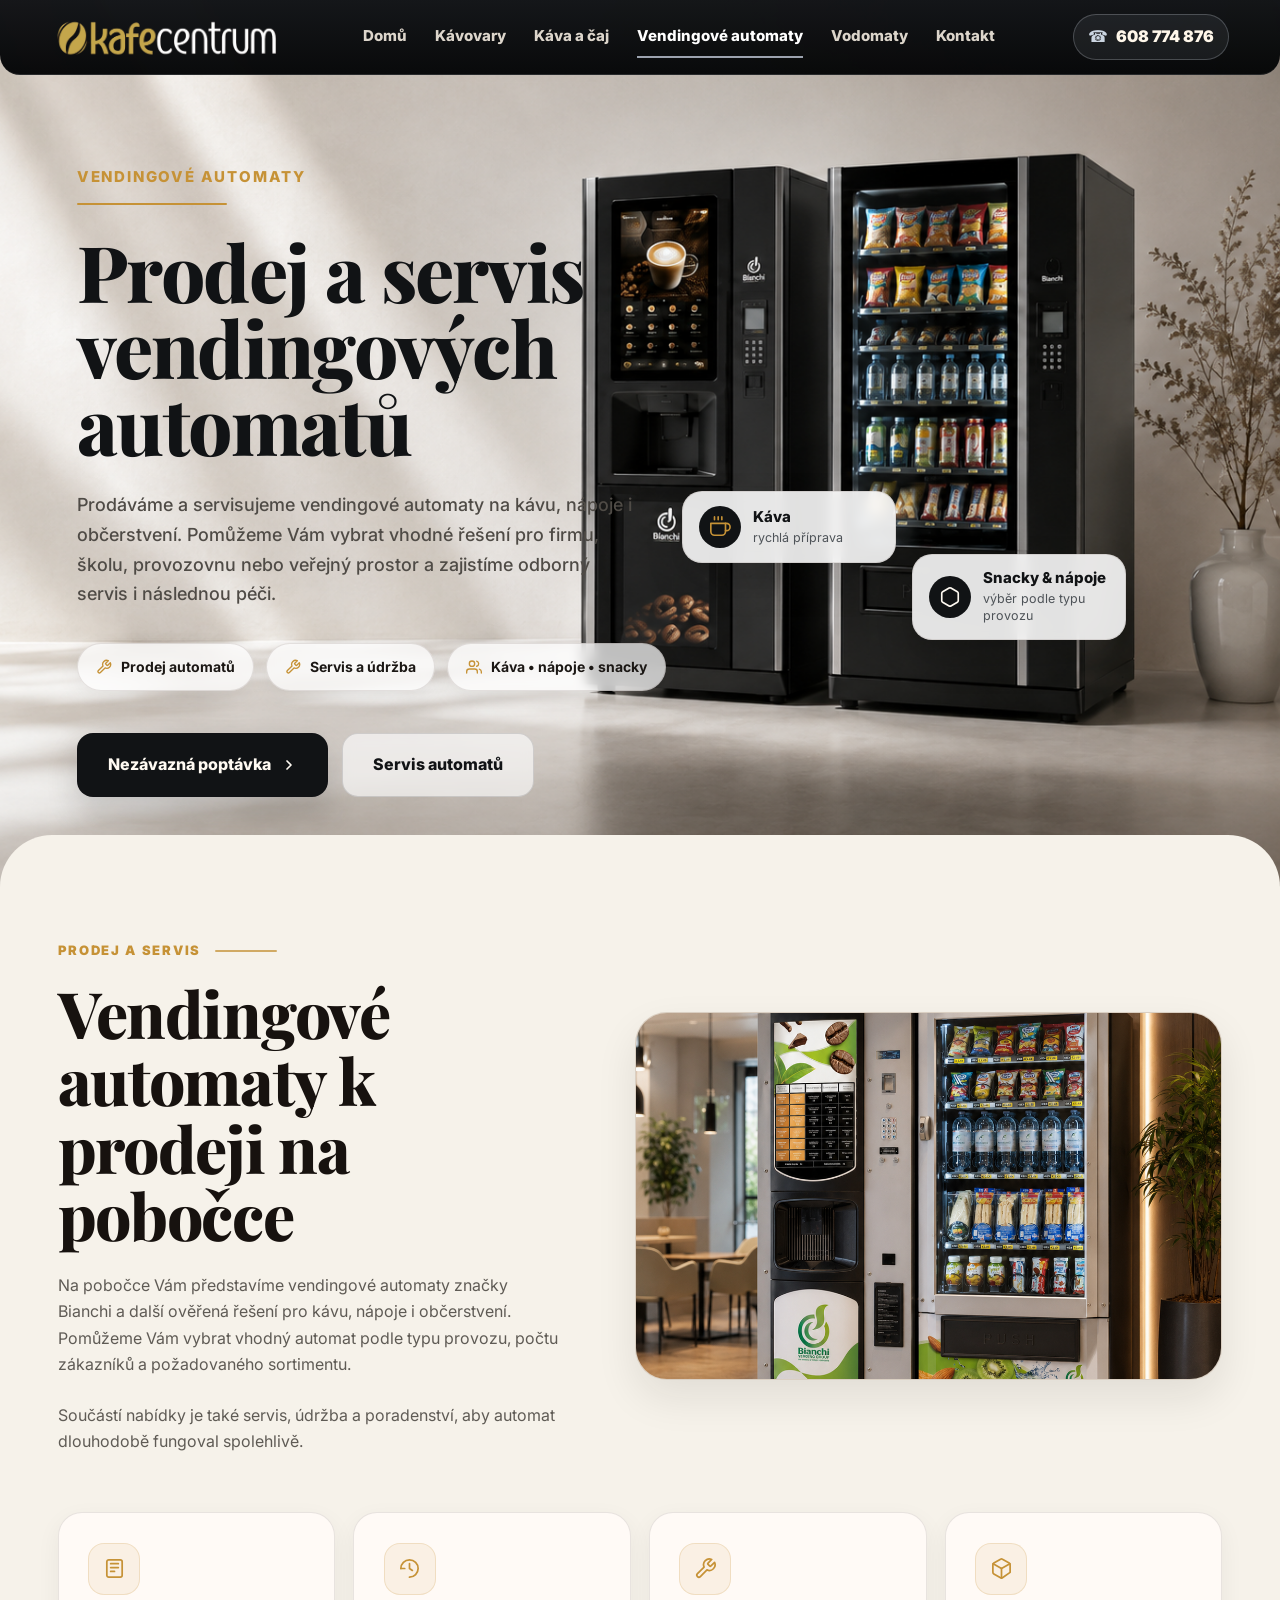
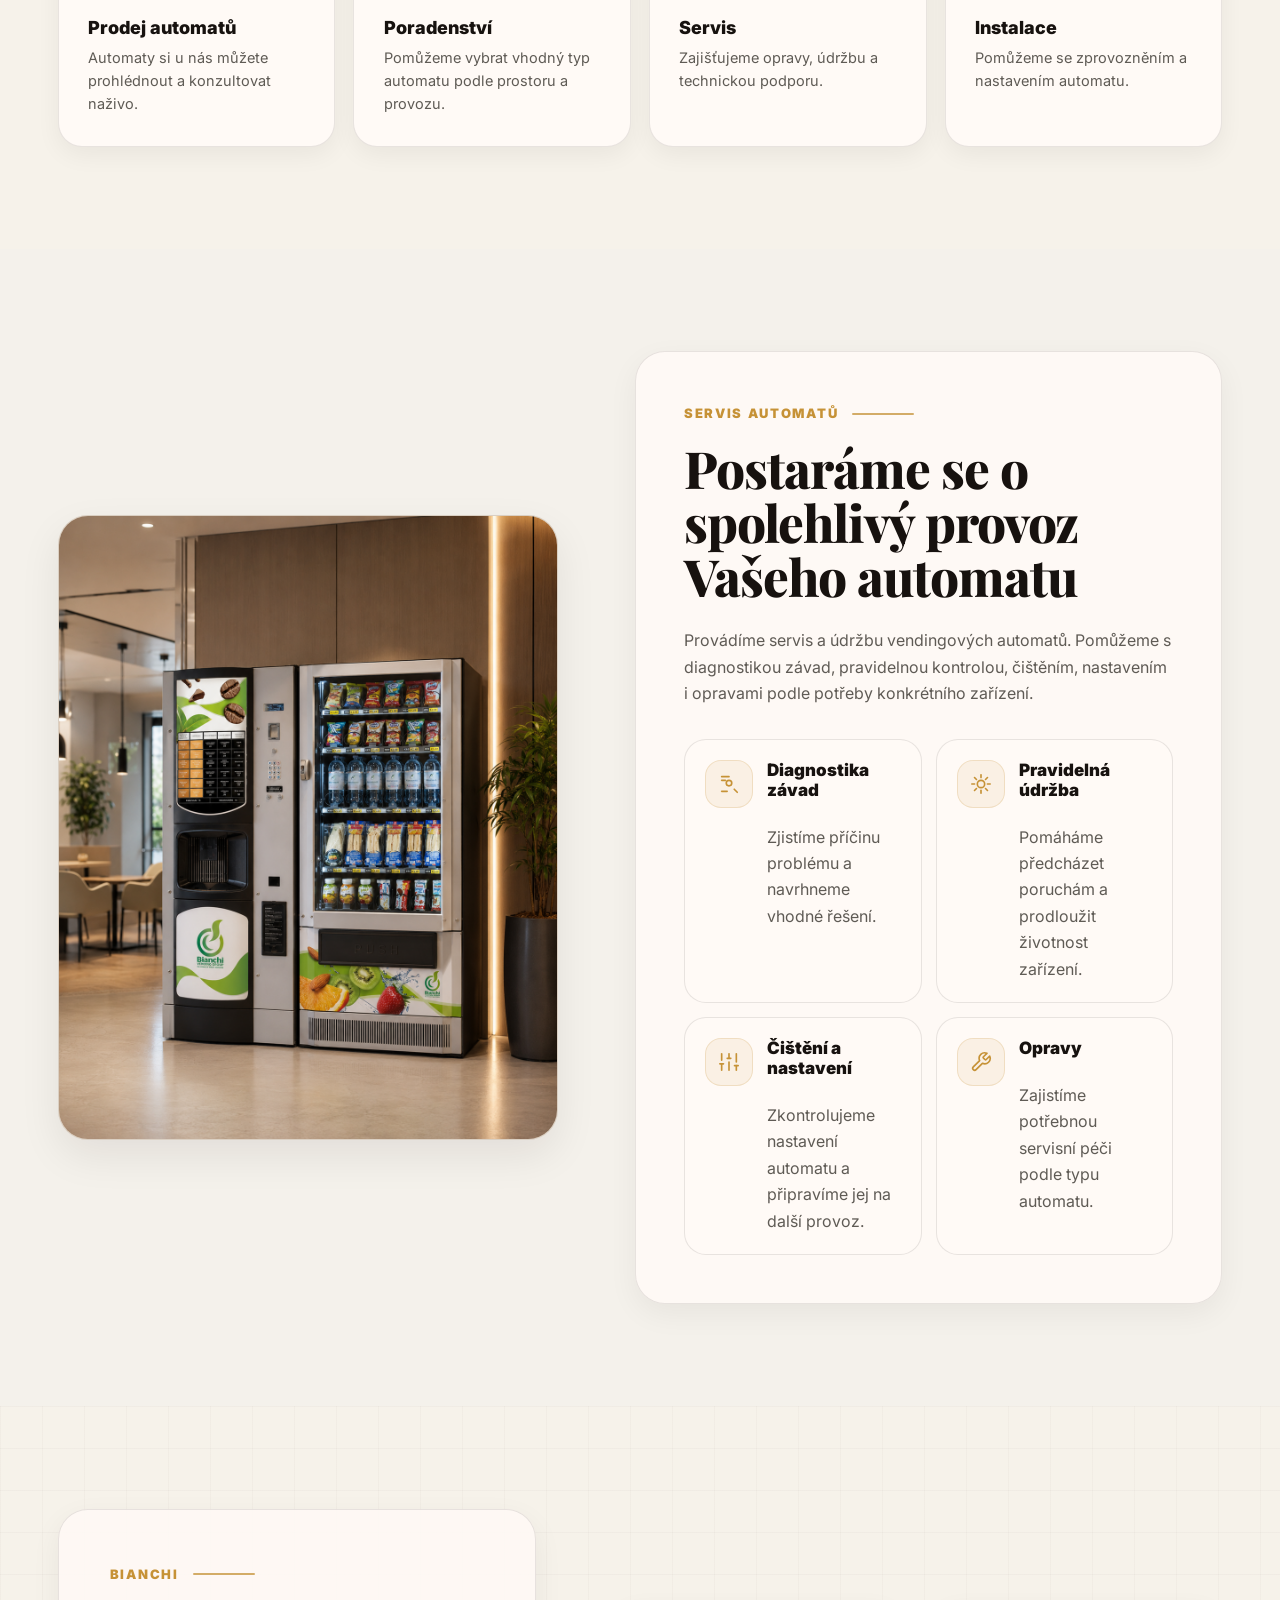
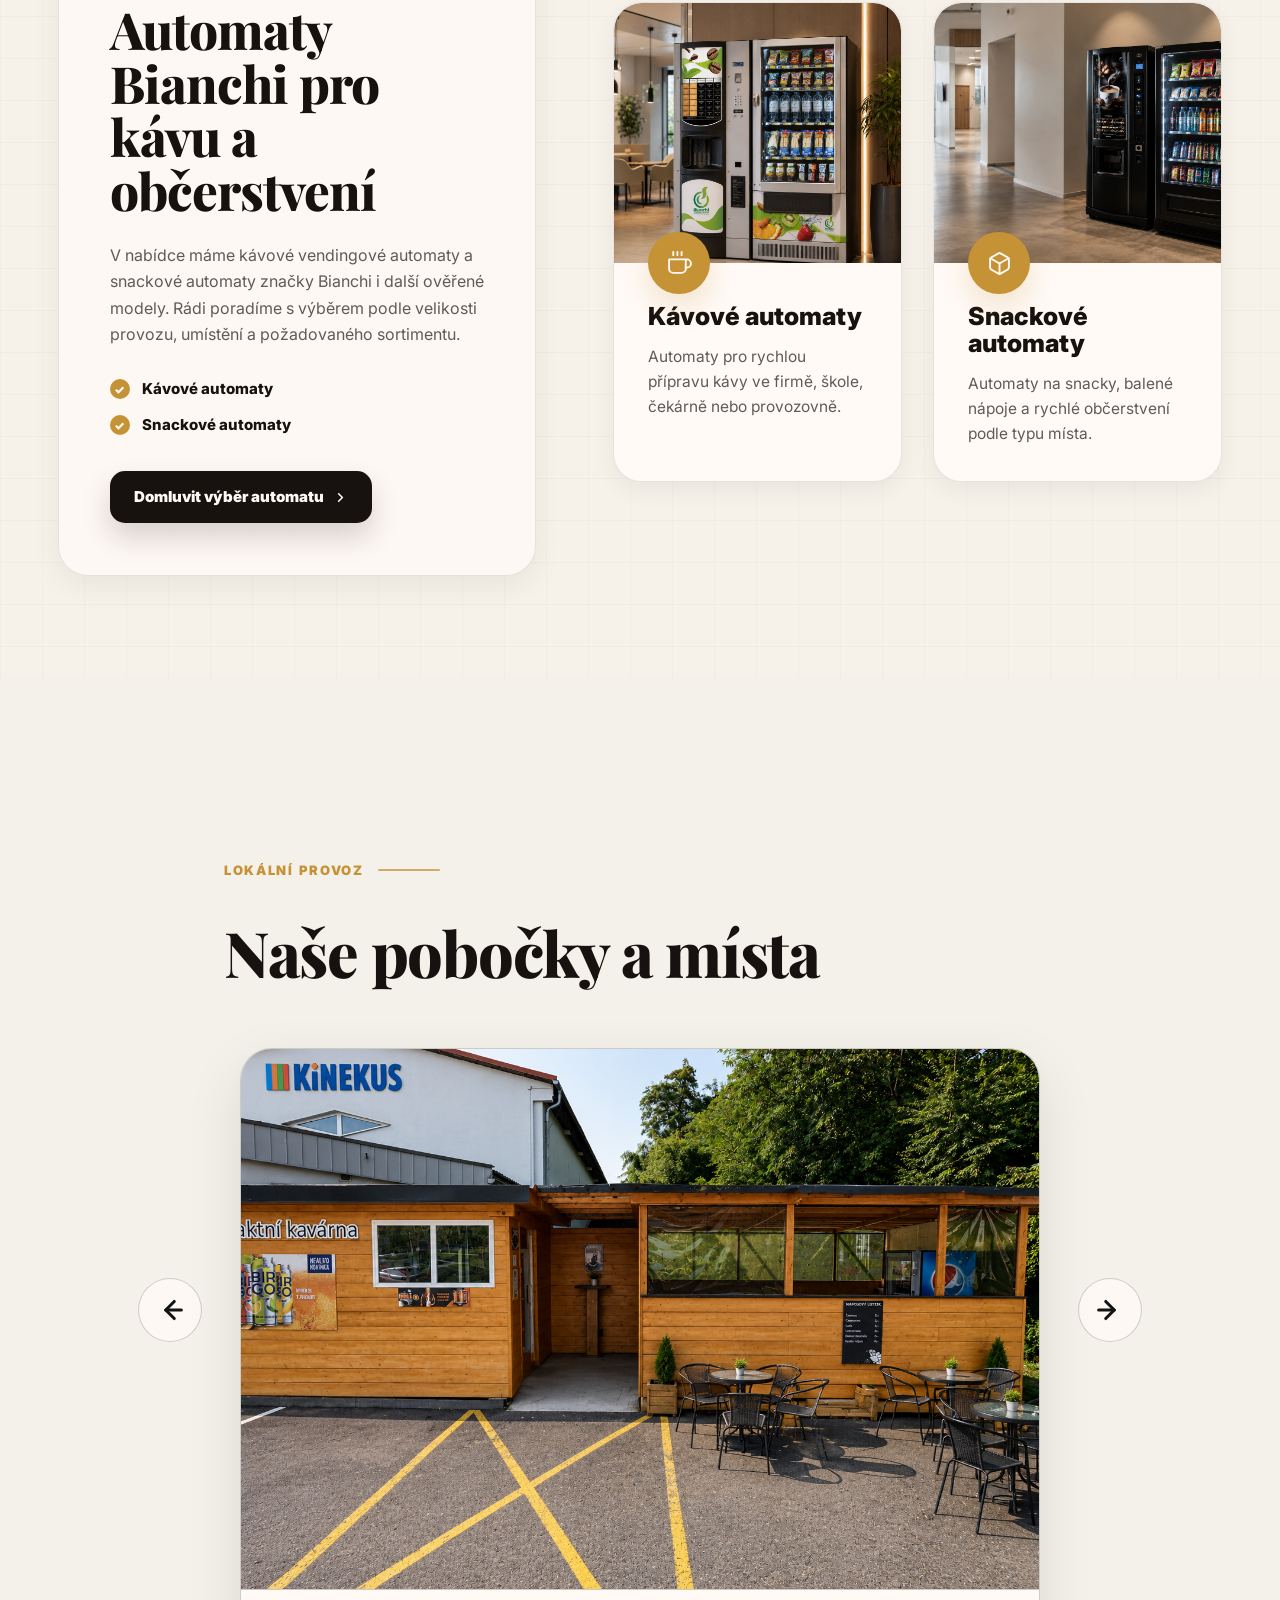
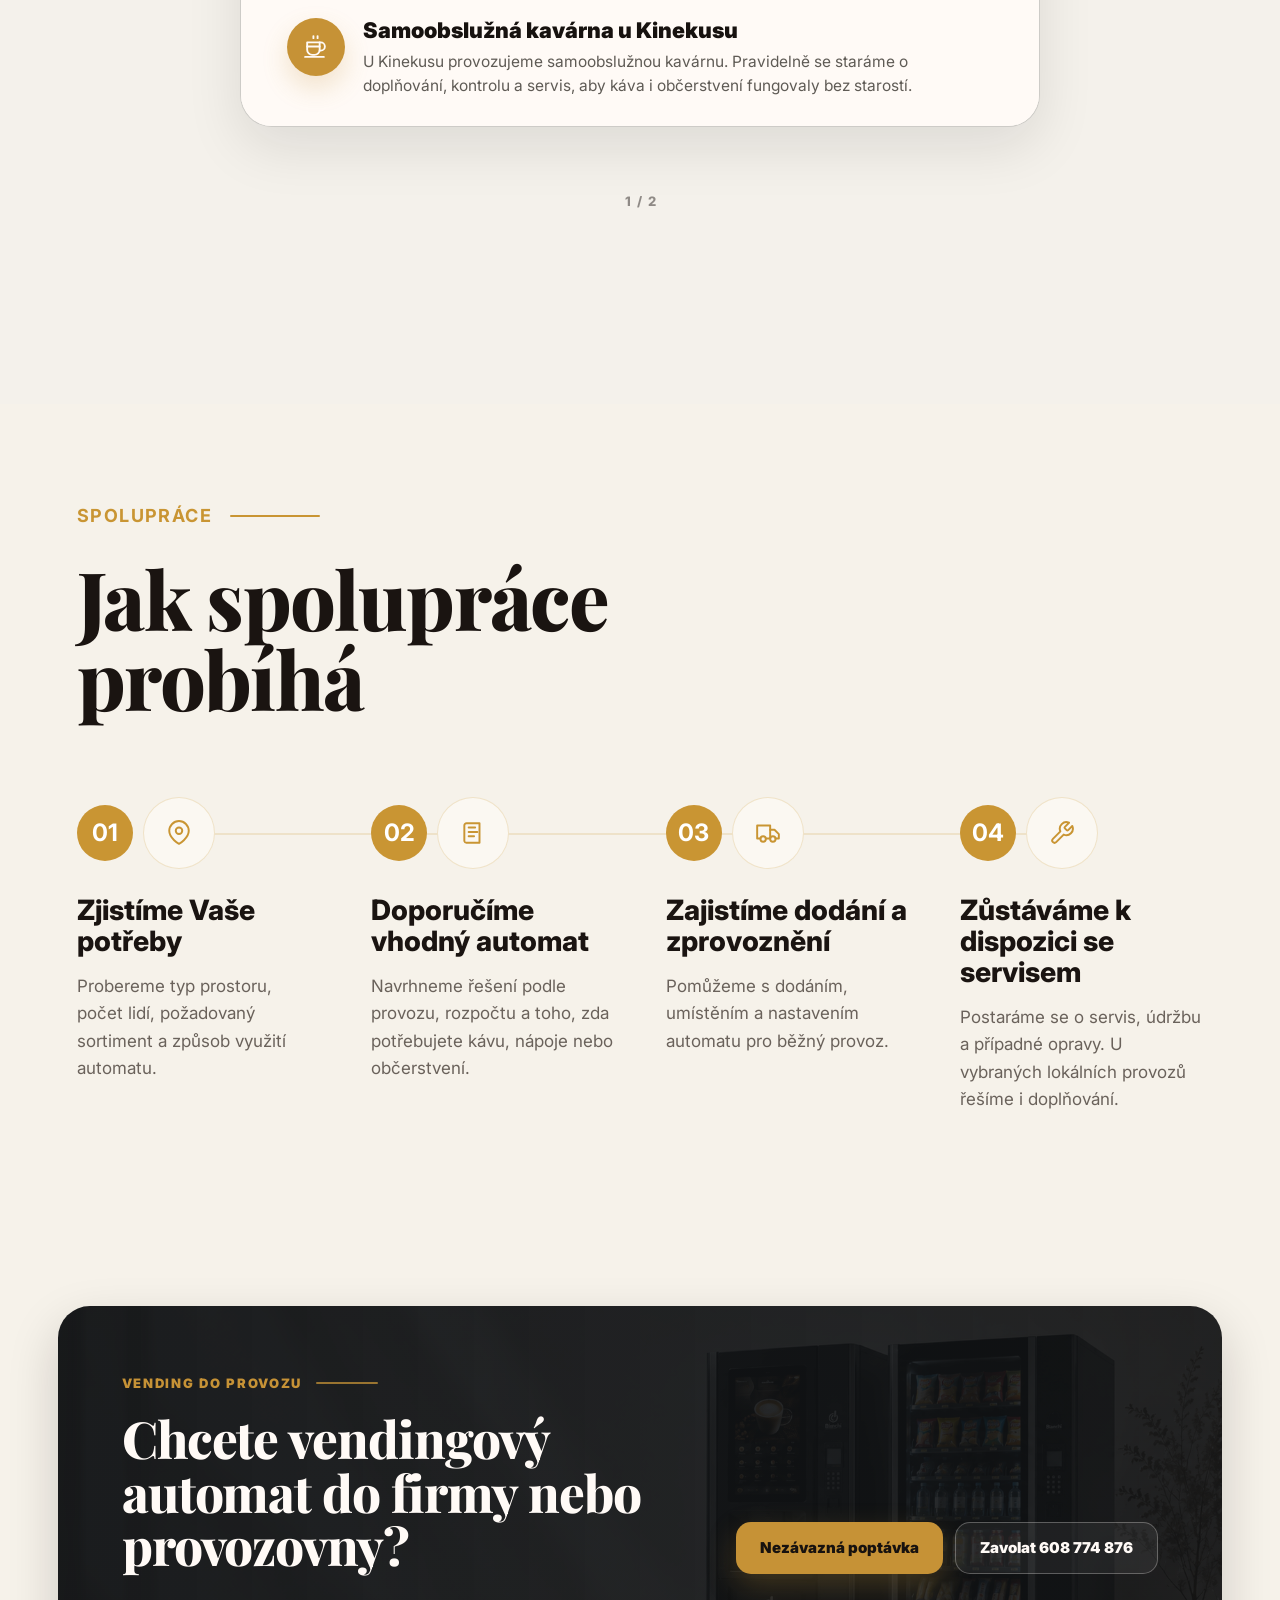
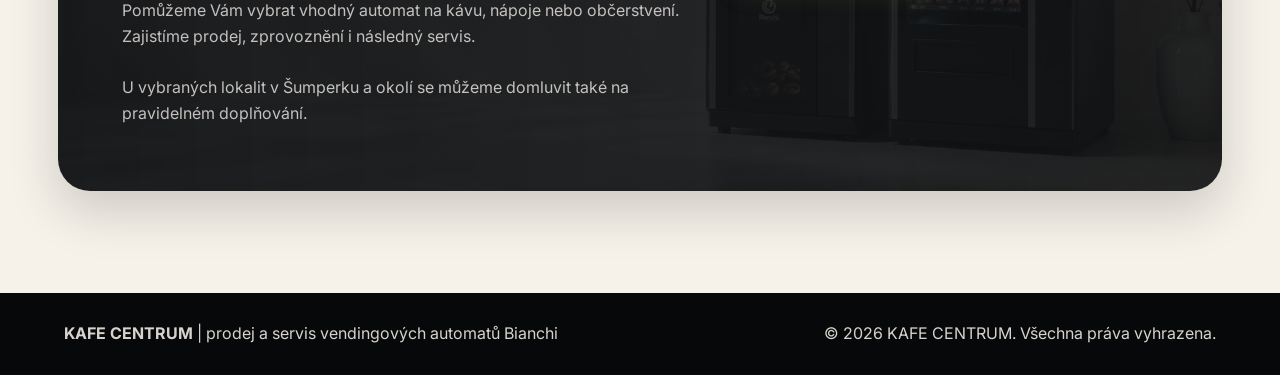
<file: vendingove-automaty.html>
<!DOCTYPE html>
<html lang="cs">
  <head>
    <meta charset="UTF-8" />
    <meta name="viewport" content="width=device-width, initial-scale=1.0" />
    <meta
      name="description"
      content="Prodej a servis vendingových automatů na kávu, nápoje a občerstvení. Poradenství, instalace a lokální provoz vybraných automatů v Šumperku a okolí."
    />
    <title>Vendingové automaty | KAFE CENTRUM</title>
    <link rel="preconnect" href="https://fonts.googleapis.com" />
    <link rel="preconnect" href="https://fonts.gstatic.com" crossorigin />
    <link
      href="https://fonts.googleapis.com/css2?family=Inter:wght@400;500;600;700;800;900&family=Playfair+Display:wght@700;800&display=swap"
      rel="stylesheet"
    />
    <link rel="stylesheet" href="style.css?v=vending-local-carousel-4" />
  </head>
  <body class="kc-site kc-vending-page">
    <header class="kc-header" data-header>
      <a class="kc-brand" href="index.html" aria-label="KAFE CENTRUM Šumperk — domů">
        <img class="kc-brand-logo" src="assets/logokafe.png" alt="KAFE CENTRUM" />
      </a>
      <button class="kc-nav-toggle" type="button" aria-expanded="false" aria-controls="site-nav" data-nav-toggle>
        <span></span><span></span><span></span>
      </button>
      <nav class="kc-nav" id="site-nav" data-nav>
        <a href="index.html">Domů</a>
        <a href="kavovary-a-kava.html">Kávovary</a>
        <a href="kava.html">Káva a čaj</a>
        <a aria-current="page" href="vendingove-automaty.html">Vendingové automaty</a>
        <a href="vodomaty.html">Vodomaty</a>
        <a href="kontakt.html">Kontakt</a>
      </nav>
      <div class="kc-header-actions">
        <a class="kc-phone" href="tel:+420608774876">608 774 876</a>
      </div>
    </header>

    <main>

      <!-- ══ HERO ══════════════════════════════════════════════════════ -->
      <section class="kc-vnd-hero">
        <div class="kc-vnd-hero-inner">

          <!-- Levý sloupec -->
          <div class="kc-vnd-left reveal">
            <div class="kc-vnd-label-row">
              <span class="kc-vnd-label-text">VENDINGOVÉ AUTOMATY</span>
              <span class="kc-vnd-label-line" aria-hidden="true"></span>
            </div>

            <h1 class="kc-vnd-heading">Prodej a servis<br>vendingových<br>automatů</h1>

            <p class="kc-vnd-lead">Prodáváme a servisujeme vendingové automaty na kávu, nápoje i občerstvení. Pomůžeme Vám vybrat vhodné řešení pro firmu, školu, provozovnu nebo veřejný prostor a zajistíme odborný servis i následnou péči.</p>

            <div class="kc-vnd-pills">
              <span class="kc-vnd-pill">
                <svg viewBox="0 0 24 24" width="16" height="16" fill="none" stroke="currentColor" stroke-width="2" stroke-linecap="round" stroke-linejoin="round" aria-hidden="true"><path d="M14.7 6.3a1 1 0 0 0 0 1.4l1.6 1.6a1 1 0 0 0 1.4 0l3.77-3.77a6 6 0 0 1-7.94 7.94l-6.91 6.91a2.12 2.12 0 0 1-3-3l6.91-6.91a6 6 0 0 1 7.94-7.94l-3.76 3.76z"/></svg>
                Prodej automatů
              </span>
              <span class="kc-vnd-pill">
                <svg viewBox="0 0 24 24" width="16" height="16" fill="none" stroke="currentColor" stroke-width="2" stroke-linecap="round" stroke-linejoin="round" aria-hidden="true"><path d="M14.7 6.3a1 1 0 0 0 0 1.4l1.6 1.6a1 1 0 0 0 1.4 0l3.77-3.77a6 6 0 0 1-7.94 7.94l-6.91 6.91a2.12 2.12 0 0 1-3-3l6.91-6.91a6 6 0 0 1 7.94-7.94l-3.76 3.76z"/></svg>
                Servis a údržba
              </span>
              <span class="kc-vnd-pill">
                <svg viewBox="0 0 24 24" width="16" height="16" fill="none" stroke="currentColor" stroke-width="2" stroke-linecap="round" stroke-linejoin="round" aria-hidden="true"><path d="M17 21v-2a4 4 0 0 0-4-4H5a4 4 0 0 0-4 4v2"/><circle cx="9" cy="7" r="4"/><path d="M23 21v-2a4 4 0 0 0-3-3.87"/><path d="M16 3.13a4 4 0 0 1 0 7.75"/></svg>
                Káva • nápoje • snacky
              </span>
            </div>

            <div class="kc-vnd-actions">
              <a class="kc-vnd-cta kc-vnd-cta-primary" href="kontakt.html">
                Nezávazná poptávka
                <svg viewBox="0 0 24 24" width="16" height="16" fill="none" stroke="currentColor" stroke-width="2.5" stroke-linecap="round" stroke-linejoin="round" aria-hidden="true"><polyline points="9 18 15 12 9 6"/></svg>
              </a>
              <a class="kc-vnd-cta kc-vnd-cta-secondary" href="#servis-automatu">
                Servis automatů
              </a>
            </div>
          </div>

          <!-- Pravá část: jemné info karty přes background scénu -->
          <div class="kc-vnd-right reveal" aria-hidden="true">
            <div class="kc-vnd-float kc-vnd-float-1">
              <div class="kc-vnd-float-icon kc-vnd-float-icon-dark">
                <svg viewBox="0 0 24 24" width="22" height="22" fill="none" stroke="currentColor" stroke-width="1.8" stroke-linecap="round" stroke-linejoin="round">
                  <path d="M18 8h1a4 4 0 0 1 0 8h-1"/>
                  <path d="M2 8h16v9a4 4 0 0 1-4 4H6a4 4 0 0 1-4-4V8z"/>
                  <line x1="6" y1="1" x2="6" y2="4"/>
                  <line x1="10" y1="1" x2="10" y2="4"/>
                  <line x1="14" y1="1" x2="14" y2="4"/>
                </svg>
              </div>
              <div class="kc-vnd-float-text">
                <strong>Káva</strong>
                <p>rychlá příprava</p>
              </div>
            </div>

            <div class="kc-vnd-float kc-vnd-float-2">
              <div class="kc-vnd-float-icon kc-vnd-float-icon-gold">
                <svg viewBox="0 0 24 24" width="22" height="22" fill="none" stroke="currentColor" stroke-width="1.8" stroke-linecap="round" stroke-linejoin="round">
                  <path d="M21 16V8a2 2 0 0 0-1-1.73l-7-4a2 2 0 0 0-2 0l-7 4A2 2 0 0 0 3 8v8a2 2 0 0 0 1 1.73l7 4a2 2 0 0 0 2 0l7-4A2 2 0 0 0 21 16z"/>
                </svg>
              </div>
              <div class="kc-vnd-float-text">
                <strong>Snacky &amp; nápoje</strong>
                <p>výběr podle typu provozu</p>
              </div>
            </div>
          </div>

        </div>
      </section>

      <!-- ══ PRODEJ A SERVIS ══════════════════════════════════════ -->
      <section class="kc-vend-section kc-vend-showroom" id="prodej-a-servis">
        <div class="kc-vend-container">
          <div class="kc-vend-showroom-grid">
            <div class="kc-vend-copy reveal">
              <p class="kc-vend-label">PRODEJ A SERVIS</p>
              <h2>Vendingové automaty k prodeji na pobočce</h2>
              <p>Na pobočce Vám představíme vendingové automaty značky Bianchi a další ověřená řešení pro kávu, nápoje i občerstvení. Pomůžeme Vám vybrat vhodný automat podle typu provozu, počtu zákazníků a požadovaného sortimentu.</p>
              <p>Součástí nabídky je také servis, údržba a poradenství, aby automat dlouhodobě fungoval spolehlivě.</p>
            </div>

            <figure class="kc-vend-showroom-visual reveal">
              <img src="assets/vending automat.png" alt="Vendingové automaty Bianchi na pobočce Kafe Centrum Šumperk" />
            </figure>
          </div>

          <div class="kc-vend-benefit-grid">
            <article class="kc-vend-benefit-card reveal">
              <span class="kc-vend-card-icon" aria-hidden="true">
                <svg viewBox="0 0 24 24" width="23" height="23" fill="none" stroke="currentColor" stroke-width="1.8" stroke-linecap="round" stroke-linejoin="round"><rect x="4" y="3" width="16" height="18" rx="2"/><path d="M8 7h8M8 11h8M8 15h4"/></svg>
              </span>
              <h3>Prodej automatů</h3>
              <p>Automaty si u nás můžete prohlédnout a konzultovat naživo.</p>
            </article>

            <article class="kc-vend-benefit-card reveal">
              <span class="kc-vend-card-icon" aria-hidden="true">
                <svg viewBox="0 0 24 24" width="23" height="23" fill="none" stroke="currentColor" stroke-width="1.8" stroke-linecap="round" stroke-linejoin="round"><path d="M12 21a9 9 0 1 0-9-9"/><path d="M12 7v5l3 2"/><path d="M3 12h4"/></svg>
              </span>
              <h3>Poradenství</h3>
              <p>Pomůžeme vybrat vhodný typ automatu podle prostoru a provozu.</p>
            </article>

            <article class="kc-vend-benefit-card reveal">
              <span class="kc-vend-card-icon" aria-hidden="true">
                <svg viewBox="0 0 24 24" width="23" height="23" fill="none" stroke="currentColor" stroke-width="1.8" stroke-linecap="round" stroke-linejoin="round"><path d="M14.7 6.3a1 1 0 0 0 0 1.4l1.6 1.6a1 1 0 0 0 1.4 0l3.77-3.77a6 6 0 0 1-7.94 7.94l-6.91 6.91a2.12 2.12 0 0 1-3-3l6.91-6.91a6 6 0 0 1 7.94-7.94z"/></svg>
              </span>
              <h3>Servis</h3>
              <p>Zajišťujeme opravy, údržbu a technickou podporu.</p>
            </article>

            <article class="kc-vend-benefit-card reveal">
              <span class="kc-vend-card-icon" aria-hidden="true">
                <svg viewBox="0 0 24 24" width="23" height="23" fill="none" stroke="currentColor" stroke-width="1.8" stroke-linecap="round" stroke-linejoin="round"><path d="M21 16V8a2 2 0 0 0-1-1.73l-7-4a2 2 0 0 0-2 0l-7 4A2 2 0 0 0 3 8v8a2 2 0 0 0 1 1.73l7 4a2 2 0 0 0 2 0z"/><path d="M3.27 6.96 12 12l8.73-5.04"/><path d="M12 22.08V12"/></svg>
              </span>
              <h3>Instalace</h3>
              <p>Pomůžeme se zprovozněním a nastavením automatu.</p>
            </article>
          </div>
        </div>
      </section>

      <!-- ══ SERVIS AUTOMATŮ ═══════════════════════════════════════ -->
      <section class="kc-vend-section kc-vend-service" id="servis-automatu">
        <div class="kc-vend-container">
          <div class="kc-vend-service-grid">
            <figure class="kc-vend-service-visual reveal">
              <img src="assets/vending automat.png" alt="Servis a údržba vendingového automatu" />
            </figure>

            <div class="kc-vend-copy kc-vend-service-copy reveal">
              <p class="kc-vend-label">SERVIS AUTOMATŮ</p>
              <h2>Postaráme se o spolehlivý provoz Vašeho automatu</h2>
              <p>Provádíme servis a údržbu vendingových automatů. Pomůžeme s diagnostikou závad, pravidelnou kontrolou, čištěním, nastavením i opravami podle potřeby konkrétního zařízení.</p>

              <div class="kc-vend-service-list">
                <article class="kc-vend-service-item">
                  <span class="kc-vend-card-icon" aria-hidden="true">
                    <svg viewBox="0 0 24 24" width="22" height="22" fill="none" stroke="currentColor" stroke-width="1.8" stroke-linecap="round" stroke-linejoin="round"><path d="M9 11a3 3 0 1 0 6 0 3 3 0 0 0-6 0Z"/><path d="M17.7 17.7 21 21"/><path d="M4 4h8"/><path d="M4 8h4"/><path d="M4 20h6"/></svg>
                  </span>
                  <div>
                    <h3>Diagnostika závad</h3>
                    <p>Zjistíme příčinu problému a navrhneme vhodné řešení.</p>
                  </div>
                </article>

                <article class="kc-vend-service-item">
                  <span class="kc-vend-card-icon" aria-hidden="true">
                    <svg viewBox="0 0 24 24" width="22" height="22" fill="none" stroke="currentColor" stroke-width="1.8" stroke-linecap="round" stroke-linejoin="round"><path d="M12 2v3"/><path d="M12 19v3"/><path d="m4.93 4.93 2.12 2.12"/><path d="m16.95 16.95 2.12 2.12"/><path d="M2 12h3"/><path d="M19 12h3"/><path d="m4.93 19.07 2.12-2.12"/><path d="m16.95 7.05 2.12-2.12"/><circle cx="12" cy="12" r="4"/></svg>
                  </span>
                  <div>
                    <h3>Pravidelná údržba</h3>
                    <p>Pomáháme předcházet poruchám a prodloužit životnost zařízení.</p>
                  </div>
                </article>

                <article class="kc-vend-service-item">
                  <span class="kc-vend-card-icon" aria-hidden="true">
                    <svg viewBox="0 0 24 24" width="22" height="22" fill="none" stroke="currentColor" stroke-width="1.8" stroke-linecap="round" stroke-linejoin="round"><path d="M4 21v-7"/><path d="M4 10V3"/><path d="M12 21v-9"/><path d="M12 8V3"/><path d="M20 21v-5"/><path d="M20 12V3"/><path d="M2 14h4"/><path d="M10 8h4"/><path d="M18 16h4"/></svg>
                  </span>
                  <div>
                    <h3>Čištění a nastavení</h3>
                    <p>Zkontrolujeme nastavení automatu a připravíme jej na další provoz.</p>
                  </div>
                </article>

                <article class="kc-vend-service-item">
                  <span class="kc-vend-card-icon" aria-hidden="true">
                    <svg viewBox="0 0 24 24" width="22" height="22" fill="none" stroke="currentColor" stroke-width="1.8" stroke-linecap="round" stroke-linejoin="round"><path d="M14.7 6.3a1 1 0 0 0 0 1.4l1.6 1.6a1 1 0 0 0 1.4 0l3.77-3.77a6 6 0 0 1-7.94 7.94l-6.91 6.91a2.12 2.12 0 0 1-3-3l6.91-6.91a6 6 0 0 1 7.94-7.94z"/></svg>
                  </span>
                  <div>
                    <h3>Opravy</h3>
                    <p>Zajistíme potřebnou servisní péči podle typu automatu.</p>
                  </div>
                </article>
              </div>
            </div>
          </div>
        </div>
      </section>

      <!-- ══ BIANCHI ════════════════════════════════════════════════ -->
      <section class="kc-vend-section kc-vend-bianchi">
        <div class="kc-vend-container">
          <div class="kc-vend-bianchi-grid">
            <div class="kc-vend-copy kc-vend-bianchi-copy reveal">
              <p class="kc-vend-label">BIANCHI</p>
              <h2>Automaty Bianchi pro kávu a občerstvení</h2>
              <p>V nabídce máme kávové vendingové automaty a snackové automaty značky Bianchi i další ověřené modely. Rádi poradíme s výběrem podle velikosti provozu, umístění a požadovaného sortimentu.</p>

              <div class="kc-vend-checks">
                <span>Kávové automaty</span>
                <span>Snackové automaty</span>
              </div>

              <a class="kc-vend-dark-btn" href="kontakt.html">
                Domluvit výběr automatu
                <svg viewBox="0 0 24 24" width="15" height="15" fill="none" stroke="currentColor" stroke-width="2.5" stroke-linecap="round" stroke-linejoin="round" aria-hidden="true"><path d="m9 18 6-6-6-6"/></svg>
              </a>
            </div>

            <div class="kc-vend-place-grid">
              <article class="kc-vend-place-card reveal">
                <img src="assets/vending automat.png" alt="Kávový vendingový automat Bianchi" />
                <div class="kc-vend-place-body">
                  <span class="kc-vend-place-icon" aria-hidden="true">
                    <svg viewBox="0 0 24 24" width="25" height="25" fill="none" stroke="currentColor" stroke-width="1.8" stroke-linecap="round" stroke-linejoin="round"><path d="M18 8h1a4 4 0 0 1 0 8h-1"/><path d="M2 8h16v9a4 4 0 0 1-4 4H6a4 4 0 0 1-4-4V8z"/><path d="M6 1v3"/><path d="M10 1v3"/><path d="M14 1v3"/></svg>
                  </span>
                  <h3>Kávové automaty</h3>
                  <p>Automaty pro rychlou přípravu kávy ve firmě, škole, čekárně nebo provozovně.</p>
                </div>
              </article>
              <article class="kc-vend-place-card reveal">
                <img src="assets/vending-hero-background.png" alt="Snackový vendingový automat" />
                <div class="kc-vend-place-body">
                  <span class="kc-vend-place-icon" aria-hidden="true">
                    <svg viewBox="0 0 24 24" width="25" height="25" fill="none" stroke="currentColor" stroke-width="1.8" stroke-linecap="round" stroke-linejoin="round"><path d="M21 16V8a2 2 0 0 0-1-1.73l-7-4a2 2 0 0 0-2 0l-7 4A2 2 0 0 0 3 8v8a2 2 0 0 0 1 1.73l7 4a2 2 0 0 0 2 0l7-4Z"/><path d="M3.27 6.96 12 12l8.73-5.04"/><path d="M12 22.08V12"/></svg>
                  </span>
                  <h3>Snackové automaty</h3>
                  <p>Automaty na snacky, balené nápoje a rychlé občerstvení podle typu místa.</p>
                </div>
              </article>
            </div>
          </div>
        </div>
      </section>

      <!-- ══ NAŠE MÍSTA ════════════════════════════════════════════ -->
      <section class="kc-vend-section kc-vend-local kc-vend-places" id="lokalni-provoz">
        <div class="kc-vend-container">
          <div class="kc-vend-places-shell reveal" data-places-carousel>
            <div class="kc-vend-places-head">
              <p class="kc-vend-label">LOKÁLNÍ PROVOZ</p>
              <h2>Naše pobočky a místa</h2>
            </div>

            <div class="kc-vend-places-layout">
              <button class="kc-vend-place-arrow kc-vend-place-arrow-prev" type="button" aria-label="Předchozí místo" data-places-prev>
                <svg viewBox="0 0 24 24" width="34" height="34" fill="none" stroke="currentColor" stroke-width="2.2" stroke-linecap="round" stroke-linejoin="round" aria-hidden="true"><path d="m15 18-6-6 6-6"/><path d="M20 12H9"/></svg>
              </button>

              <div class="kc-vend-place-slider" aria-live="polite">
                <article class="kc-vend-place-slide is-active" data-places-slide>
                  <img src="assets/kinekus-samoobsluzna-kavarna.png" alt="Samoobslužná kavárna u Kinekusu" />
                  <div class="kc-vend-place-slide-text">
                    <span class="kc-vend-place-slide-icon" aria-hidden="true">
                      <svg viewBox="0 0 24 24" width="25" height="25" fill="none" stroke="currentColor" stroke-width="1.8" stroke-linecap="round" stroke-linejoin="round"><path d="M10 2v2"/><path d="M14 2v2"/><path d="M16 8h1a4 4 0 0 1 0 8h-1"/><path d="M4 8h12v7a5 5 0 0 1-5 5H9a5 5 0 0 1-5-5Z"/><path d="M4 12h12"/><path d="M2 22h18"/></svg>
                    </span>
                    <h3>Samoobslužná kavárna u Kinekusu</h3>
                    <p>U Kinekusu provozujeme samoobslužnou kavárnu. Pravidelně se staráme o doplňování, kontrolu a servis, aby káva i občerstvení fungovaly bez starostí.</p>
                  </div>
                </article>

                <article class="kc-vend-place-slide" data-places-slide hidden>
                  <div class="kc-vend-place-placeholder" role="img" aria-label="Místo bude doplněno později">
                    <svg viewBox="0 0 24 24" width="64" height="64" fill="none" stroke="currentColor" stroke-width="1.4" stroke-linecap="round" stroke-linejoin="round" aria-hidden="true"><path d="M12 5v14"/><path d="M5 12h14"/></svg>
                    <span>Fotka bude doplněna</span>
                  </div>
                  <div class="kc-vend-place-slide-text">
                    <span class="kc-vend-place-slide-icon" aria-hidden="true">
                      <svg viewBox="0 0 24 24" width="25" height="25" fill="none" stroke="currentColor" stroke-width="1.8" stroke-linecap="round" stroke-linejoin="round"><path d="M12 5v14"/><path d="M5 12h14"/></svg>
                    </span>
                    <h3>Další místo připravujeme</h3>
                    <p>Tady později doplníme další pobočku nebo provozované místo.</p>
                  </div>
                </article>
              </div>

              <button class="kc-vend-place-arrow kc-vend-place-arrow-next" type="button" aria-label="Další místo" data-places-next>
                <svg viewBox="0 0 24 24" width="34" height="34" fill="none" stroke="currentColor" stroke-width="2.2" stroke-linecap="round" stroke-linejoin="round" aria-hidden="true"><path d="m9 18 6-6-6-6"/><path d="M4 12h11"/></svg>
              </button>
            </div>

            <div class="kc-vend-place-status" aria-hidden="true">
              <span data-places-current>1</span>
              <span>/</span>
              <span data-places-total>2</span>
            </div>
          </div>
        </div>
      </section>

      <!-- ══ JAK SPOLUPRÁCE PROBÍHÁ ═══════════════════════════════ -->
      <section class="kc-vend-section kc-vend-process">
        <div class="kc-vend-container">
          <div class="kc-vend-section-head reveal">
            <p class="kc-vend-label">SPOLUPRÁCE</p>
            <h2>Jak spolupráce probíhá</h2>
          </div>

          <div class="kc-vend-timeline">
            <article class="kc-vend-step reveal">
              <div class="kc-vend-step-top">
                <span class="kc-vend-step-number">01</span>
                <span class="kc-vend-step-icon" aria-hidden="true">
                  <svg viewBox="0 0 24 24" width="24" height="24" fill="none" stroke="currentColor" stroke-width="1.8" stroke-linecap="round" stroke-linejoin="round"><path d="M21 10c0 7-9 12-9 12S3 17 3 10a9 9 0 1 1 18 0Z"/><circle cx="12" cy="10" r="3"/></svg>
                </span>
              </div>
              <h3>Zjistíme Vaše potřeby</h3>
              <p>Probereme typ prostoru, počet lidí, požadovaný sortiment a způsob využití automatu.</p>
            </article>

            <article class="kc-vend-step reveal">
              <div class="kc-vend-step-top">
                <span class="kc-vend-step-number">02</span>
                <span class="kc-vend-step-icon" aria-hidden="true">
                  <svg viewBox="0 0 24 24" width="24" height="24" fill="none" stroke="currentColor" stroke-width="1.8" stroke-linecap="round" stroke-linejoin="round"><path d="M4 19.5V5a2 2 0 0 1 2-2h12v18H6a2 2 0 0 1-2-1.5Z"/><path d="M8 7h6M8 11h8M8 15h5"/></svg>
                </span>
              </div>
              <h3>Doporučíme vhodný automat</h3>
              <p>Navrhneme řešení podle provozu, rozpočtu a toho, zda potřebujete kávu, nápoje nebo občerstvení.</p>
            </article>

            <article class="kc-vend-step reveal">
              <div class="kc-vend-step-top">
                <span class="kc-vend-step-number">03</span>
                <span class="kc-vend-step-icon" aria-hidden="true">
                  <svg viewBox="0 0 24 24" width="24" height="24" fill="none" stroke="currentColor" stroke-width="1.8" stroke-linecap="round" stroke-linejoin="round"><path d="M10 17h4V5H2v12h3"/><path d="M14 9h4l4 4v4h-3"/><circle cx="7.5" cy="17.5" r="2.5"/><circle cx="16.5" cy="17.5" r="2.5"/></svg>
                </span>
              </div>
              <h3>Zajistíme dodání a zprovoznění</h3>
              <p>Pomůžeme s dodáním, umístěním a nastavením automatu pro běžný provoz.</p>
            </article>

            <article class="kc-vend-step reveal">
              <div class="kc-vend-step-top">
                <span class="kc-vend-step-number">04</span>
                <span class="kc-vend-step-icon" aria-hidden="true">
                  <svg viewBox="0 0 24 24" width="24" height="24" fill="none" stroke="currentColor" stroke-width="1.8" stroke-linecap="round" stroke-linejoin="round"><path d="M14.7 6.3a1 1 0 0 0 0 1.4l1.6 1.6a1 1 0 0 0 1.4 0l3.77-3.77a6 6 0 0 1-7.94 7.94l-6.91 6.91a2.12 2.12 0 0 1-3-3l6.91-6.91a6 6 0 0 1 7.94-7.94z"/></svg>
                </span>
              </div>
              <h3>Zůstáváme k dispozici se servisem</h3>
              <p>Postaráme se o servis, údržbu a případné opravy. U vybraných lokálních provozů řešíme i doplňování.</p>
            </article>
          </div>
        </div>
      </section>

      <!-- ══ CTA ════════════════════════════════════════════════════ -->
      <section class="kc-vend-final">
        <div class="kc-vend-final-inner reveal">
          <div>
            <p class="kc-vend-label">VENDING DO PROVOZU</p>
            <h2>Chcete vendingový automat do firmy nebo provozovny?</h2>
            <p>Pomůžeme Vám vybrat vhodný automat na kávu, nápoje nebo občerstvení. Zajistíme prodej, zprovoznění i následný servis.</p>
            <p>U vybraných lokalit v Šumperku a okolí se můžeme domluvit také na pravidelném doplňování.</p>
          </div>
          <div class="kc-vend-final-actions">
            <a class="kc-vend-gold-btn" href="kontakt.html">Nezávazná poptávka</a>
            <a class="kc-vend-outline-btn" href="tel:+420608774876">Zavolat 608 774 876</a>
          </div>
        </div>
      </section>

    </main>

    <footer class="kc-footer">
      <p><strong>KAFE CENTRUM</strong> | prodej a servis vendingových automatů Bianchi</p>
      <p>© <span data-year></span> KAFE CENTRUM. Všechna práva vyhrazena.</p>
    </footer>
    <script src="script.js?v=places-carousel-2"></script>
  </body>
</html>
</file>
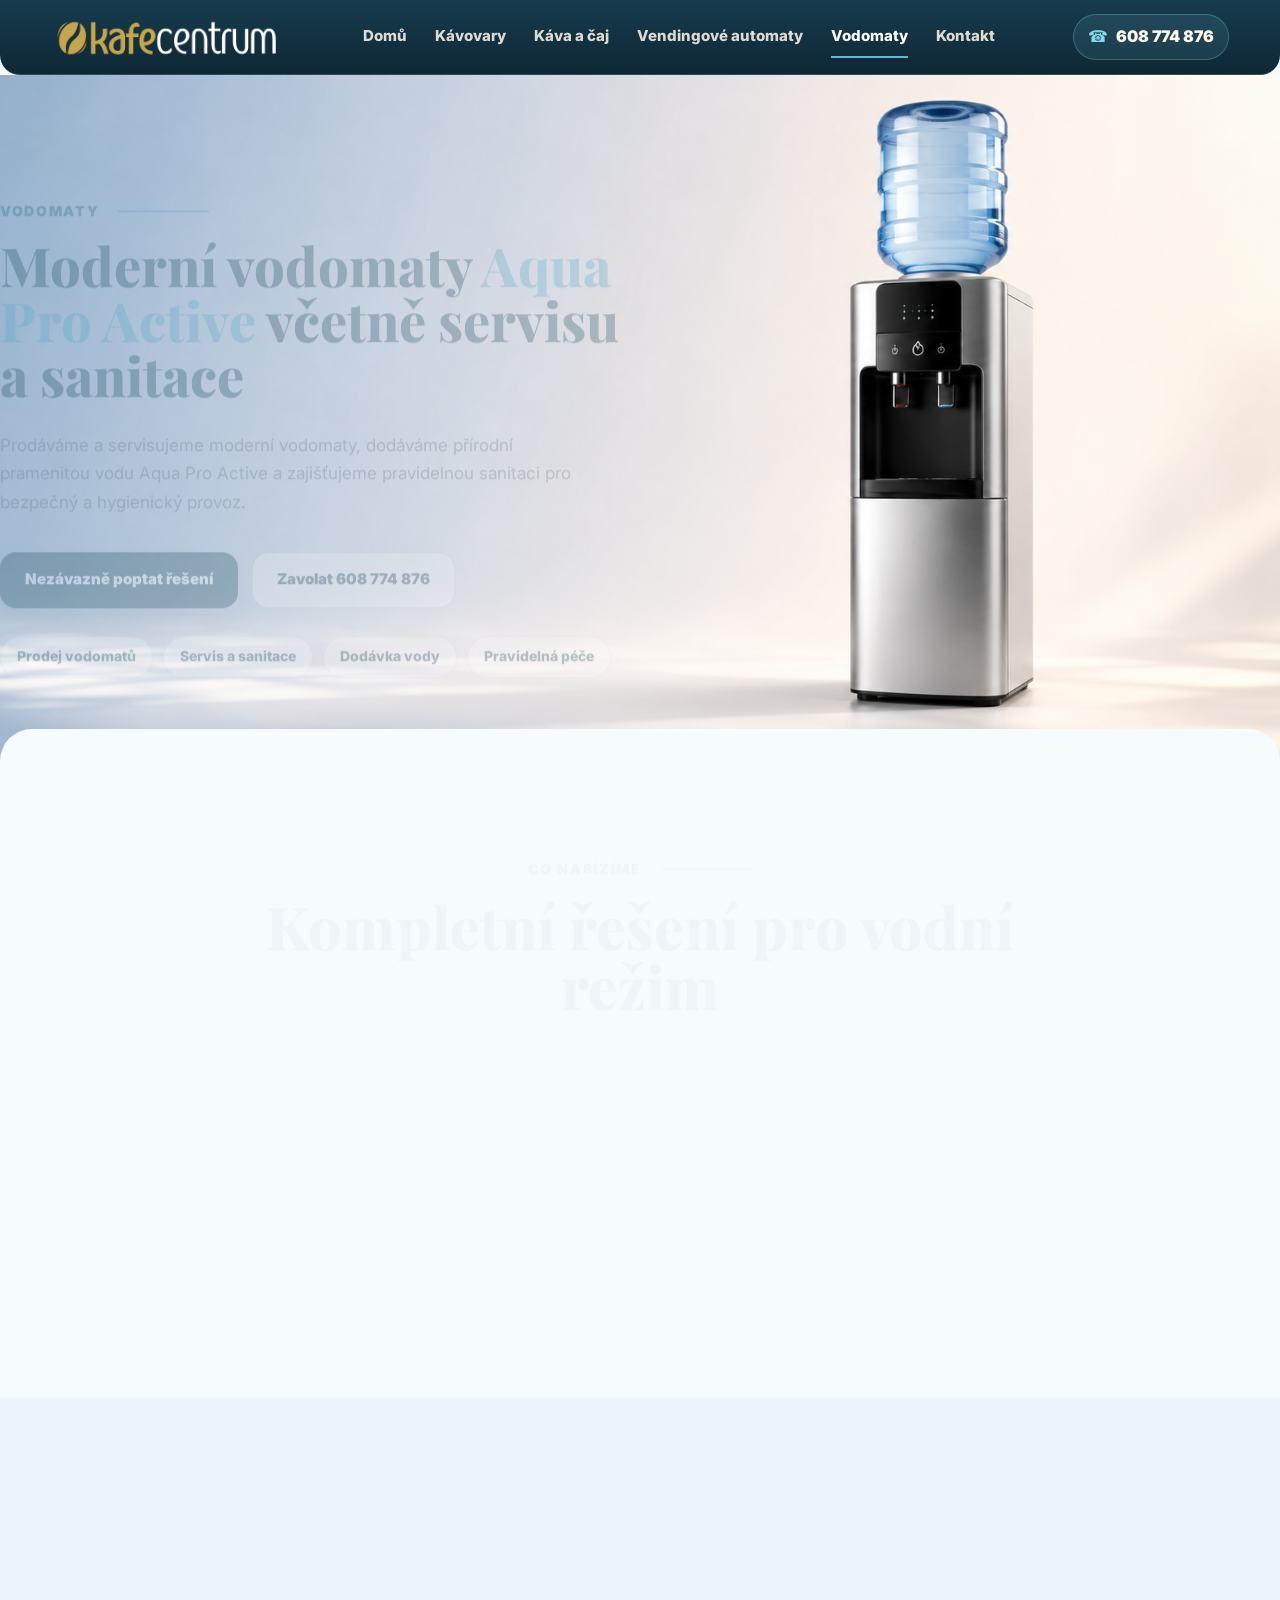
<file: voda-a-aquamaty.html>
<!DOCTYPE html>
<html lang="cs">
  <head>
    <meta charset="UTF-8" />
    <meta name="viewport" content="width=device-width, initial-scale=1.0" />
    <meta http-equiv="refresh" content="0; url=vodomaty.html" />
    <title>Přesměrování na vodomaty | KAFE CENTRUM</title>
    <link rel="canonical" href="vodomaty.html" />
    <link rel="stylesheet" href="style.css?v=hero-clear-1" />
  </head>
  <body class="kc-site">
    <header class="kc-header" data-header>
      <a class="kc-brand" href="index.html" aria-label="KAFE CENTRUM Šumperk — domů">
        <img class="kc-brand-logo" src="assets/logokafe.png" alt="KAFE CENTRUM" />
      </a>
      <button class="kc-nav-toggle" type="button" aria-expanded="false" aria-controls="site-nav" data-nav-toggle>
        <span></span><span></span><span></span>
      </button>
      <nav class="kc-nav" id="site-nav" data-nav>
        <a href="index.html">Domů</a>
        <a href="kavovary-a-kava.html">Kávovary</a>
        <a href="kava.html">Káva a čaj</a>
        <a href="vendingove-automaty.html">Vendingové automaty</a>
        <a aria-current="page" href="vodomaty.html">Vodomaty</a>
        <a href="kontakt.html">Kontakt</a>
      </nav>
      <div class="kc-header-actions">
        <a class="kc-phone" href="tel:+420608774876">608 774 876</a>
      </div>
    </header>
    <main class="kc-section">
      <div class="kc-section-heading">
        <p class="kc-kicker">Přesměrování</p>
        <h1>Stránka vodomatů je přesunutá</h1>
        <p>Pokračujte na aktuální stránku <a href="vodomaty.html">Vodomaty</a>.</p>
      </div>
    </main>
    <script src="script.js?v=nav-2"></script>
  </body>
</html>
</file>
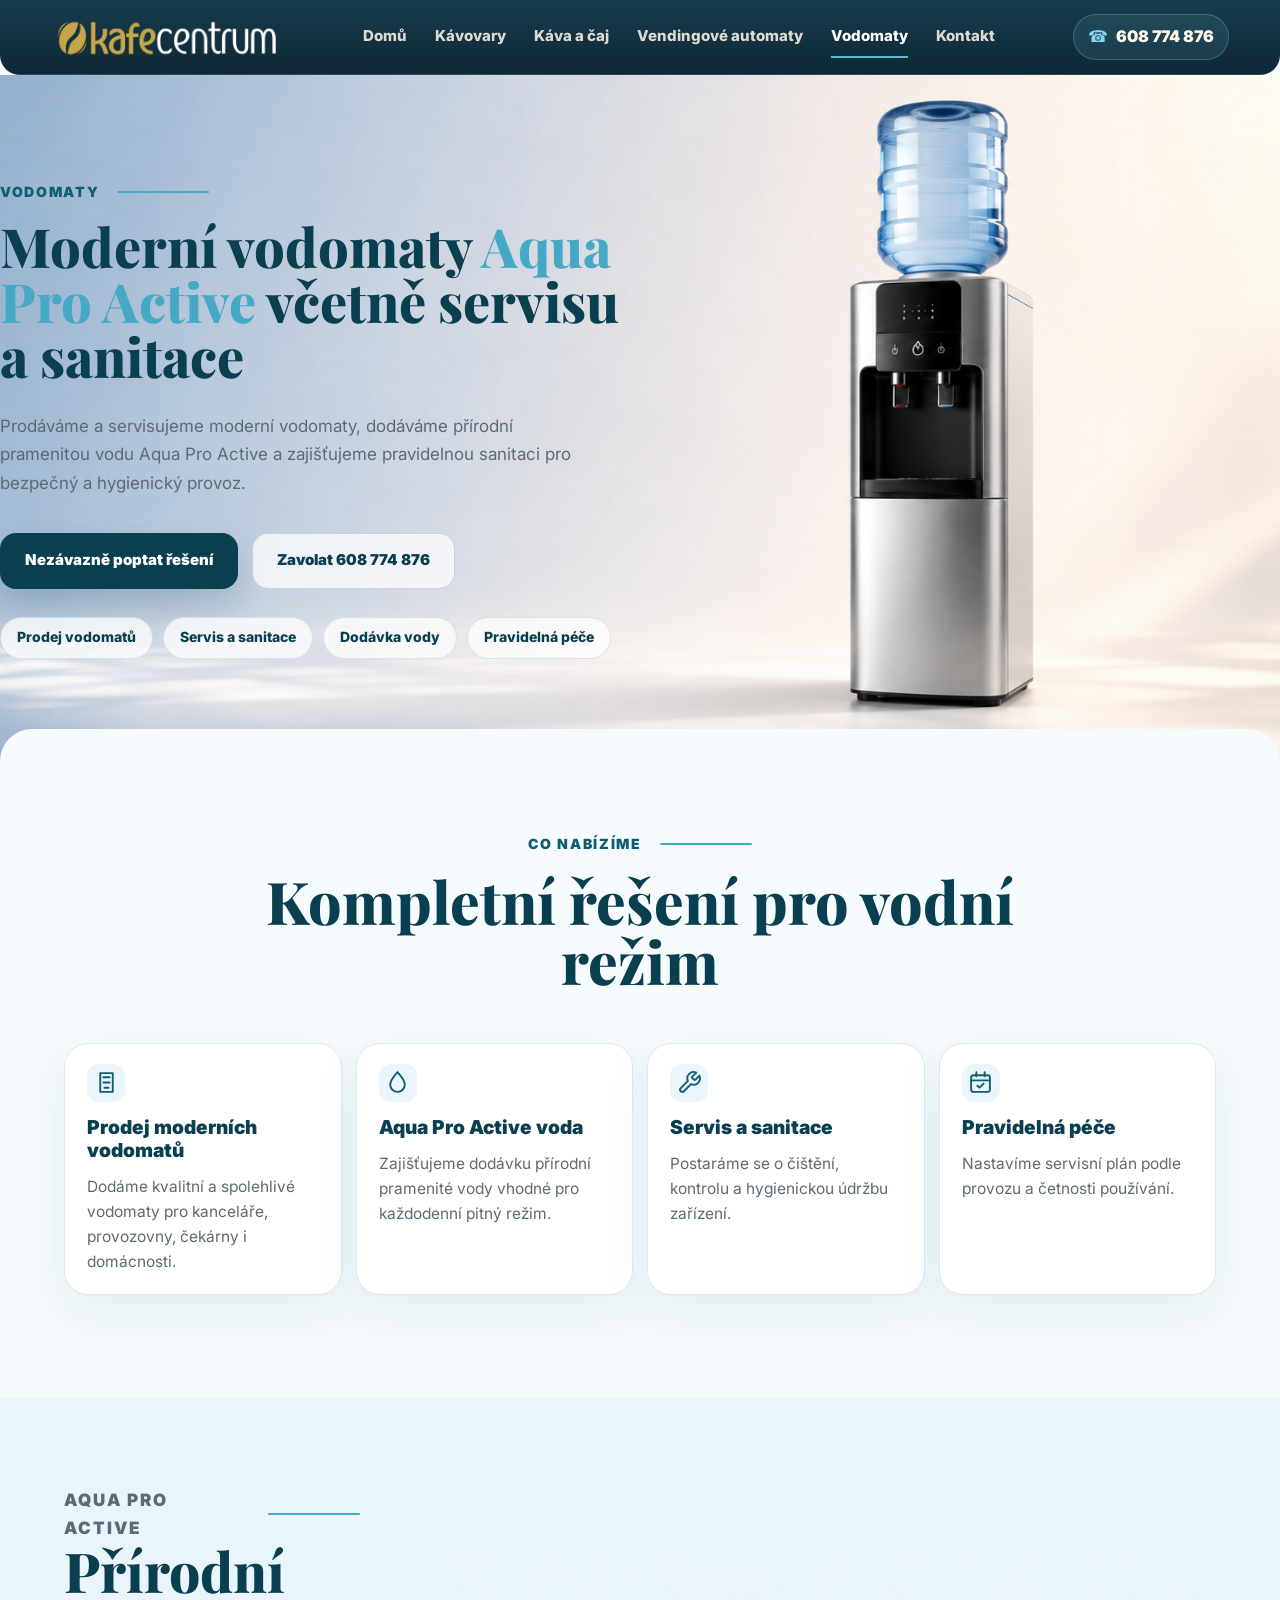
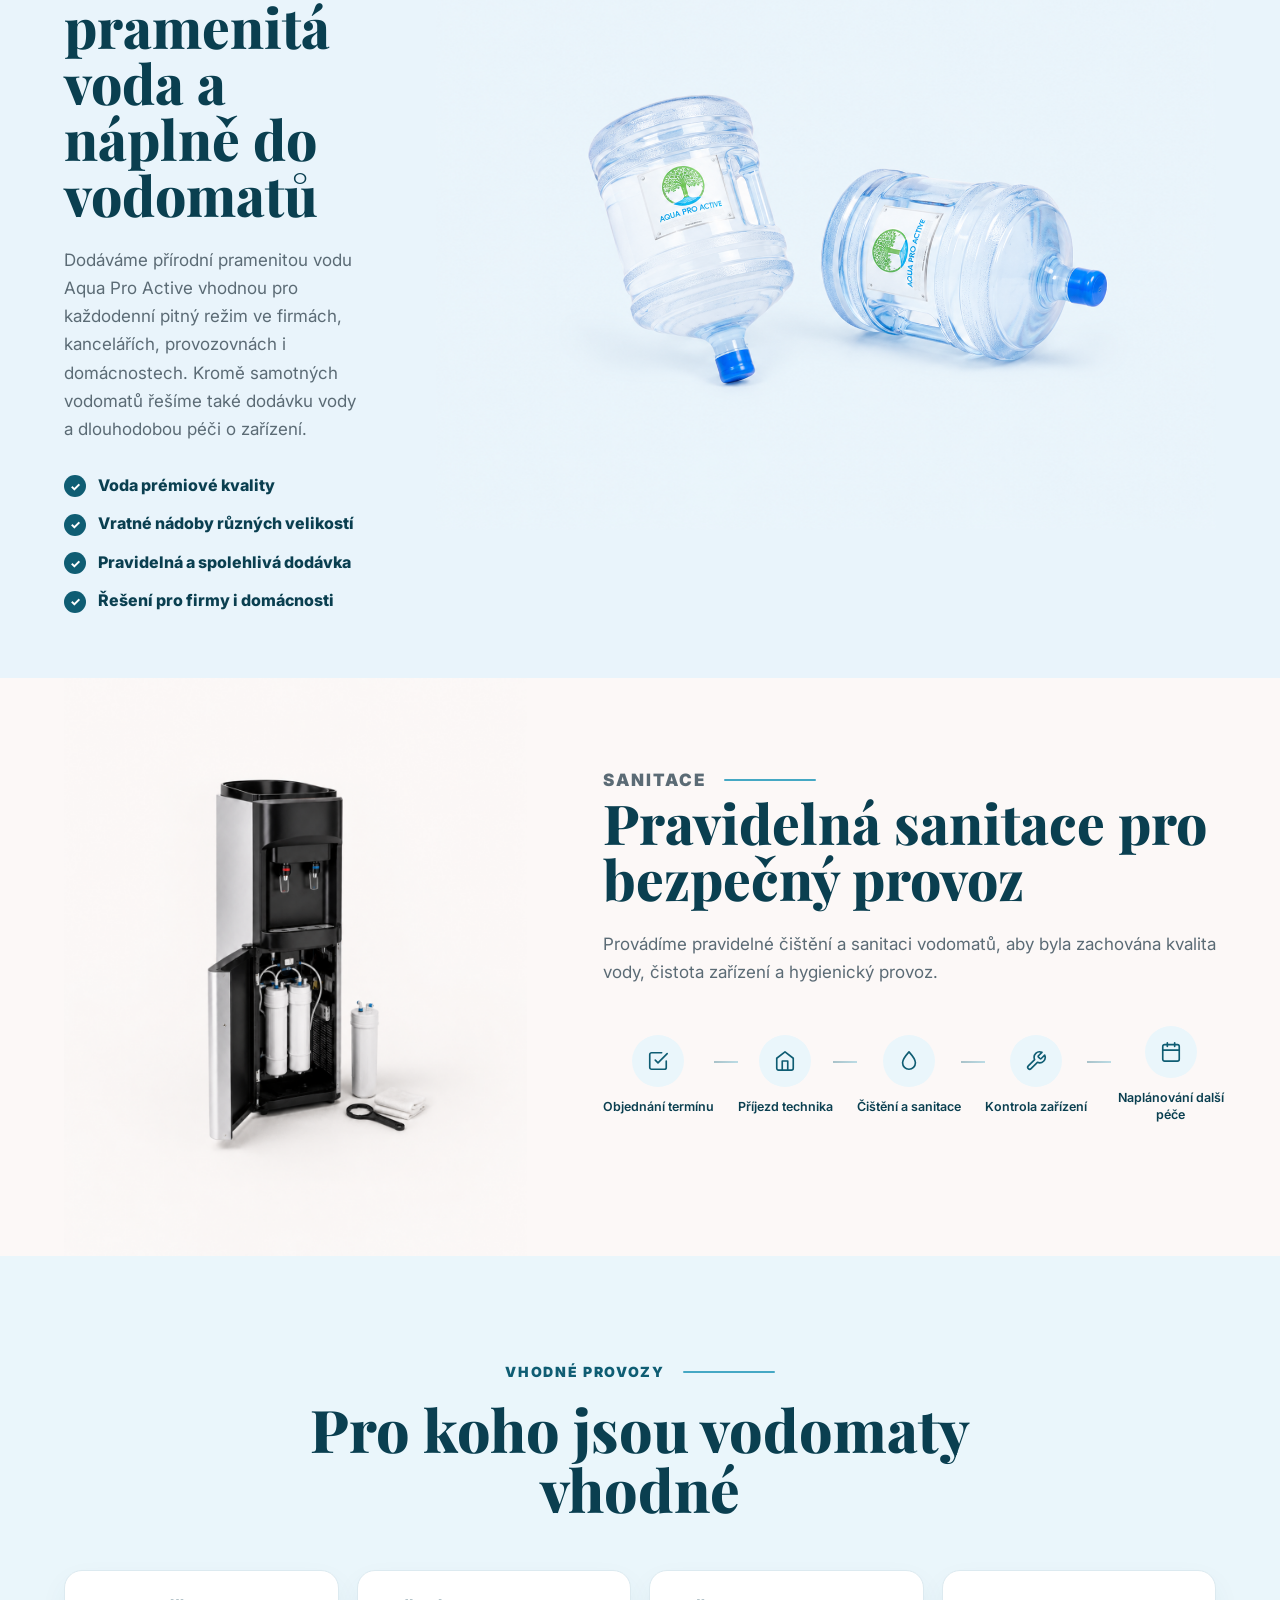
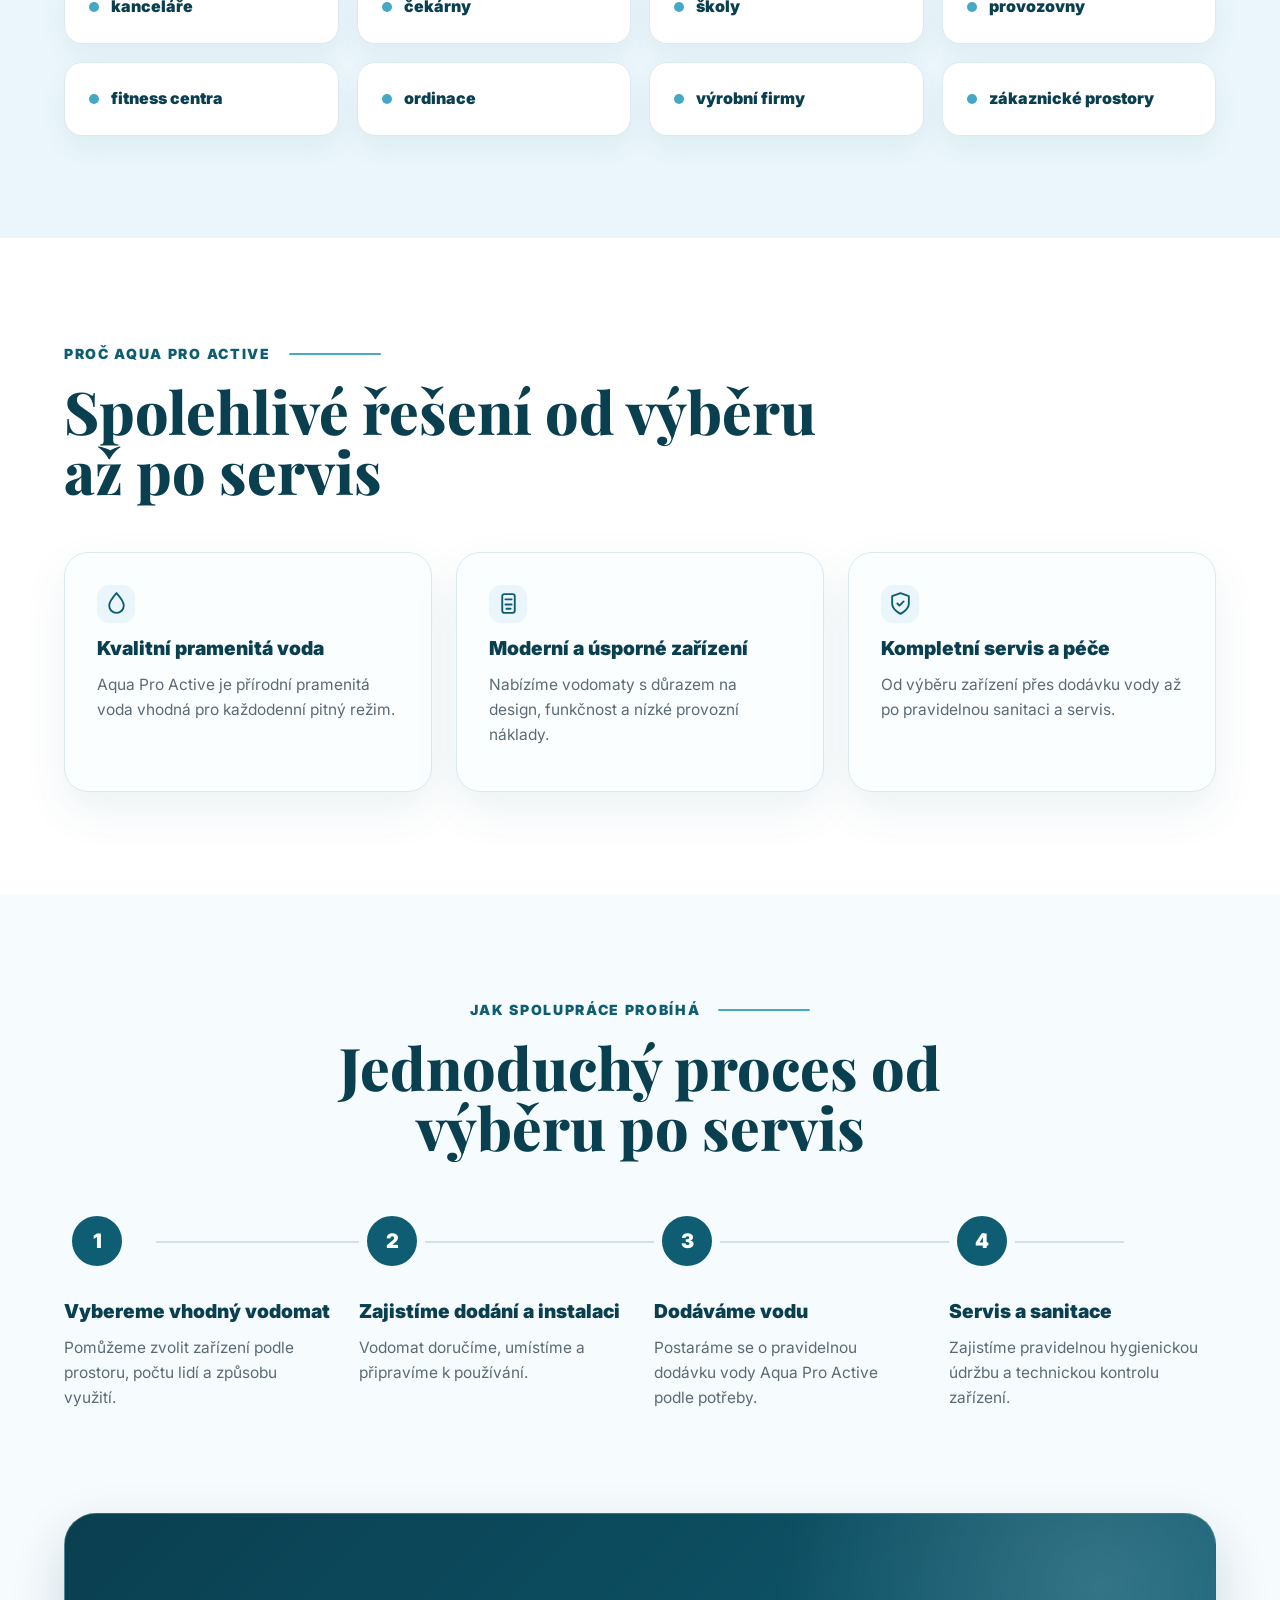
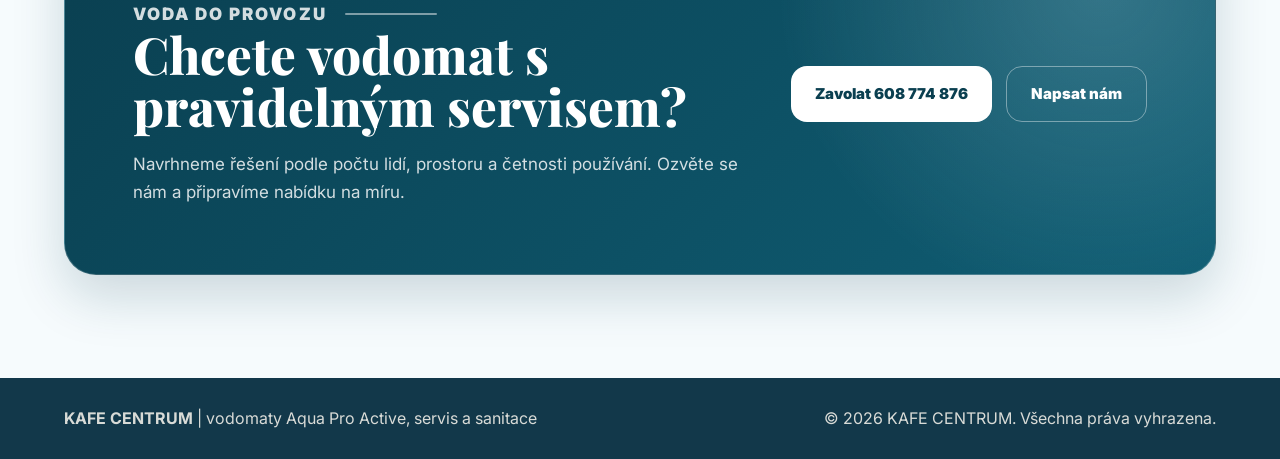
<file: vodomaty.html>
<!DOCTYPE html>
<html lang="cs">
  <head>
    <meta charset="UTF-8" />
    <meta name="viewport" content="width=device-width, initial-scale=1.0" />
    <meta
      name="description"
      content="Vodomaty Aqua Pro Active, dodávka přírodní pramenité vody, servis a pravidelná sanitace zařízení."
    />
    <title>Vodomaty Aqua Pro Active | KAFE CENTRUM</title>
    <link rel="preconnect" href="https://fonts.googleapis.com" />
    <link rel="preconnect" href="https://fonts.gstatic.com" crossorigin />
    <link
      href="https://fonts.googleapis.com/css2?family=Inter:wght@400;500;600;700;800;900&family=Playfair+Display:wght@700;800&display=swap"
      rel="stylesheet"
    />
    <link rel="stylesheet" href="style.css?v=vodomaty-redesign-2" />
  </head>
  <body class="kc-site kc-water-page">
    <header class="kc-header" data-header>
      <a class="kc-brand" href="index.html" aria-label="KAFE CENTRUM Šumperk — domů">
        <img class="kc-brand-logo" src="assets/logokafe.png" alt="KAFE CENTRUM" />
      </a>
      <button class="kc-nav-toggle" type="button" aria-expanded="false" aria-controls="site-nav" data-nav-toggle>
        <span></span><span></span><span></span>
      </button>
      <nav class="kc-nav" id="site-nav" data-nav>
        <a href="index.html">Domů</a>
        <a href="kavovary-a-kava.html">Kávovary</a>
        <a href="kava.html">Káva a čaj</a>
        <a href="vendingove-automaty.html">Vendingové automaty</a>
        <a aria-current="page" href="vodomaty.html">Vodomaty</a>
        <a href="kontakt.html">Kontakt</a>
      </nav>
      <div class="kc-header-actions">
        <a class="kc-phone" href="tel:+420608774876">608 774 876</a>
      </div>
    </header>

    <main class="kc-aqua-page">
      <section class="kc-aqua-hero" id="uvod">
        <div class="kc-aqua-container kc-aqua-hero-grid">
          <div class="kc-aqua-hero-copy reveal">
            <p class="kc-aqua-label">VODOMATY</p>
            <h1>Moderní vodomaty <span>Aqua Pro Active</span> včetně servisu a sanitace</h1>
            <p class="kc-aqua-lead">
              Prodáváme a servisujeme moderní vodomaty, dodáváme přírodní pramenitou vodu Aqua Pro Active a zajišťujeme pravidelnou sanitaci pro bezpečný a hygienický provoz.
            </p>
            <div class="kc-aqua-actions" aria-label="Hlavní akce">
              <a class="kc-aqua-btn kc-aqua-btn-primary" href="kontakt.html">Nezávazně poptat řešení</a>
              <a class="kc-aqua-btn kc-aqua-btn-secondary" href="tel:608774876">Zavolat 608 774 876</a>
            </div>
            <div class="kc-aqua-pills" aria-label="Hlavní výhody">
              <span>Prodej vodomatů</span>
              <span>Servis a sanitace</span>
              <span>Dodávka vody</span>
              <span>Pravidelná péče</span>
            </div>
          </div>

        </div>
      </section>

      <section class="kc-aqua-section kc-aqua-services" id="sluzby">
        <div class="kc-aqua-container">
          <div class="kc-aqua-section-head kc-aqua-section-head-center reveal">
            <p class="kc-aqua-label">CO NABÍZÍME</p>
            <h2>Kompletní řešení pro vodní režim</h2>
          </div>
          <div class="kc-aqua-service-grid">
            <article class="kc-aqua-card kc-aqua-service-card reveal">
              <span class="kc-aqua-icon" aria-hidden="true">
                <svg viewBox="0 0 24 24" width="25" height="25" fill="none" stroke="currentColor" stroke-width="1.8" stroke-linecap="round" stroke-linejoin="round"><path d="M6 3h12v18H6z"/><path d="M9 7h6"/><path d="M9 12h6"/><path d="M10 17h4"/></svg>
              </span>
              <h3>Prodej moderních vodomatů</h3>
              <p>Dodáme kvalitní a spolehlivé vodomaty pro kanceláře, provozovny, čekárny i domácnosti.</p>
            </article>
            <article class="kc-aqua-card kc-aqua-service-card reveal">
              <span class="kc-aqua-icon" aria-hidden="true">
                <svg viewBox="0 0 24 24" width="25" height="25" fill="none" stroke="currentColor" stroke-width="1.8" stroke-linecap="round" stroke-linejoin="round"><path d="M12 2C7 7.5 5 10.5 5 14a7 7 0 0 0 14 0c0-3.5-2-6.5-7-12Z"/></svg>
              </span>
              <h3>Aqua Pro Active voda</h3>
              <p>Zajišťujeme dodávku přírodní pramenité vody vhodné pro každodenní pitný režim.</p>
            </article>
            <article class="kc-aqua-card kc-aqua-service-card reveal">
              <span class="kc-aqua-icon" aria-hidden="true">
                <svg viewBox="0 0 24 24" width="25" height="25" fill="none" stroke="currentColor" stroke-width="1.8" stroke-linecap="round" stroke-linejoin="round"><path d="M14.7 6.3a1 1 0 0 0 0 1.4l1.6 1.6a1 1 0 0 0 1.4 0l3.8-3.8a6 6 0 0 1-8 8l-6.9 6.9a2.1 2.1 0 0 1-3-3l6.9-6.9a6 6 0 0 1 8-8Z"/></svg>
              </span>
              <h3>Servis a sanitace</h3>
              <p>Postaráme se o čištění, kontrolu a hygienickou údržbu zařízení.</p>
            </article>
            <article class="kc-aqua-card kc-aqua-service-card reveal">
              <span class="kc-aqua-icon" aria-hidden="true">
                <svg viewBox="0 0 24 24" width="25" height="25" fill="none" stroke="currentColor" stroke-width="1.8" stroke-linecap="round" stroke-linejoin="round"><path d="M8 2v4"/><path d="M16 2v4"/><rect x="3" y="5" width="18" height="16" rx="2"/><path d="M3 10h18"/><path d="m9 15 2 2 4-4"/></svg>
              </span>
              <h3>Pravidelná péče</h3>
              <p>Nastavíme servisní plán podle provozu a četnosti používání.</p>
            </article>
          </div>
        </div>
      </section>

      <section class="kc-aqua-section kc-aqua-water" id="aqua-pro-active">
        <div class="kc-aqua-container kc-aqua-split">
          <div class="kc-aqua-copy reveal">
            <p class="kc-aqua-label">AQUA PRO ACTIVE</p>
            <h2>Přírodní pramenitá voda a náplně do vodomatů</h2>
            <p>
              Dodáváme přírodní pramenitou vodu Aqua Pro Active vhodnou pro každodenní pitný režim ve firmách, kancelářích, provozovnách i domácnostech. Kromě samotných vodomatů řešíme také dodávku vody a dlouhodobou péči o zařízení.
            </p>
            <ul class="kc-aqua-check-list">
              <li>Voda prémiové kvality</li>
              <li>Vratné nádoby různých velikostí</li>
              <li>Pravidelná a spolehlivá dodávka</li>
              <li>Řešení pro firmy i domácnosti</li>
            </ul>
          </div>
          <div class="kc-aqua-water-visual reveal">
            <img src="assets/proactiverbarely.png" alt="Barely Aqua Pro Active" class="kc-aqua-proactive-img" />
          </div>
        </div>
      </section>

      <section class="kc-aqua-section kc-aqua-sanitization" id="sanitace">
        <div class="kc-aqua-container kc-aqua-split">
          <div class="kc-aqua-sanitize-visual reveal">
            <img src="assets/sanitace.png" alt="Sanitace vodomatu" class="kc-aqua-sanitize-img" />
          </div>
          <div class="kc-aqua-copy reveal">
            <p class="kc-aqua-label">SANITACE</p>
            <h2>Pravidelná sanitace pro bezpečný provoz</h2>
            <p>
              Provádíme pravidelné čištění a sanitaci vodomatů, aby byla zachována kvalita vody, čistota zařízení a hygienický provoz.
            </p>
            <div class="kc-aqua-sanitize-timeline reveal">

              <div class="kc-aqua-tl-step">
                <div class="kc-aqua-tl-icon">
                  <svg viewBox="0 0 24 24" width="22" height="22" fill="none" stroke="currentColor" stroke-width="1.8" stroke-linecap="round" stroke-linejoin="round"><path d="M9 11l3 3L22 4"/><path d="M21 12v7a2 2 0 0 1-2 2H5a2 2 0 0 1-2-2V5a2 2 0 0 1 2-2h11"/></svg>
                </div>
                <span class="kc-aqua-tl-label">Objednání termínu</span>
              </div>

              <div class="kc-aqua-tl-line" aria-hidden="true"></div>

              <div class="kc-aqua-tl-step">
                <div class="kc-aqua-tl-icon">
                  <svg viewBox="0 0 24 24" width="22" height="22" fill="none" stroke="currentColor" stroke-width="1.8" stroke-linecap="round" stroke-linejoin="round"><path d="M3 9l9-7 9 7v11a2 2 0 0 1-2 2H5a2 2 0 0 1-2-2z"/><polyline points="9 22 9 12 15 12 15 22"/></svg>
                </div>
                <span class="kc-aqua-tl-label">Příjezd technika</span>
              </div>

              <div class="kc-aqua-tl-line" aria-hidden="true"></div>

              <div class="kc-aqua-tl-step">
                <div class="kc-aqua-tl-icon">
                  <svg viewBox="0 0 24 24" width="22" height="22" fill="none" stroke="currentColor" stroke-width="1.8" stroke-linecap="round" stroke-linejoin="round"><path d="M12 2C7 7.5 5 10.5 5 14a7 7 0 0 0 14 0c0-3.5-2-6.5-7-12Z"/></svg>
                </div>
                <span class="kc-aqua-tl-label">Čištění a sanitace</span>
              </div>

              <div class="kc-aqua-tl-line" aria-hidden="true"></div>

              <div class="kc-aqua-tl-step">
                <div class="kc-aqua-tl-icon">
                  <svg viewBox="0 0 24 24" width="22" height="22" fill="none" stroke="currentColor" stroke-width="1.8" stroke-linecap="round" stroke-linejoin="round"><path d="M14.7 6.3a1 1 0 0 0 0 1.4l1.6 1.6a1 1 0 0 0 1.4 0l3.77-3.77a6 6 0 0 1-7.94 7.94l-6.91 6.91a2.12 2.12 0 0 1-3-3l6.91-6.91a6 6 0 0 1 7.94-7.94l-3.76 3.76z"/></svg>
                </div>
                <span class="kc-aqua-tl-label">Kontrola zařízení</span>
              </div>

              <div class="kc-aqua-tl-line" aria-hidden="true"></div>

              <div class="kc-aqua-tl-step">
                <div class="kc-aqua-tl-icon">
                  <svg viewBox="0 0 24 24" width="22" height="22" fill="none" stroke="currentColor" stroke-width="1.8" stroke-linecap="round" stroke-linejoin="round"><rect x="3" y="4" width="18" height="18" rx="2"/><path d="M16 2v4M8 2v4M3 10h18"/></svg>
                </div>
                <span class="kc-aqua-tl-label">Naplánování další péče</span>
              </div>

            </div>
          </div>
        </div>
      </section>

      <section class="kc-aqua-section kc-aqua-uses" id="pro-koho">
        <div class="kc-aqua-container">
          <div class="kc-aqua-section-head kc-aqua-section-head-center reveal">
            <p class="kc-aqua-label">VHODNÉ PROVOZY</p>
            <h2>Pro koho jsou vodomaty vhodné</h2>
          </div>
          <div class="kc-aqua-use-grid reveal">
            <span>kanceláře</span>
            <span>čekárny</span>
            <span>školy</span>
            <span>provozovny</span>
            <span>fitness centra</span>
            <span>ordinace</span>
            <span>výrobní firmy</span>
            <span>zákaznické prostory</span>
          </div>
        </div>
      </section>

      <section class="kc-aqua-section kc-aqua-why" id="vyhody">
        <div class="kc-aqua-container">
          <div class="kc-aqua-section-head reveal">
            <p class="kc-aqua-label">PROČ AQUA PRO ACTIVE</p>
            <h2>Spolehlivé řešení od výběru až po servis</h2>
          </div>
          <div class="kc-aqua-benefit-grid">
            <article class="kc-aqua-card kc-aqua-benefit-card reveal">
              <span class="kc-aqua-icon" aria-hidden="true"><svg viewBox="0 0 24 24" width="25" height="25" fill="none" stroke="currentColor" stroke-width="1.8" stroke-linecap="round" stroke-linejoin="round"><path d="M12 2C7 7.5 5 10.5 5 14a7 7 0 0 0 14 0c0-3.5-2-6.5-7-12Z"/></svg></span>
              <h3>Kvalitní pramenitá voda</h3>
              <p>Aqua Pro Active je přírodní pramenitá voda vhodná pro každodenní pitný režim.</p>
            </article>
            <article class="kc-aqua-card kc-aqua-benefit-card reveal">
              <span class="kc-aqua-icon" aria-hidden="true"><svg viewBox="0 0 24 24" width="25" height="25" fill="none" stroke="currentColor" stroke-width="1.8" stroke-linecap="round" stroke-linejoin="round"><rect x="6" y="3" width="12" height="18" rx="2"/><path d="M9 8h6"/><path d="M9 13h6"/><path d="M10 17h4"/></svg></span>
              <h3>Moderní a úsporné zařízení</h3>
              <p>Nabízíme vodomaty s důrazem na design, funkčnost a nízké provozní náklady.</p>
            </article>
            <article class="kc-aqua-card kc-aqua-benefit-card reveal">
              <span class="kc-aqua-icon" aria-hidden="true"><svg viewBox="0 0 24 24" width="25" height="25" fill="none" stroke="currentColor" stroke-width="1.8" stroke-linecap="round" stroke-linejoin="round"><path d="M12 22s8-4 8-10V5l-8-3-8 3v7c0 6 8 10 8 10Z"/><path d="m9 12 2 2 4-4"/></svg></span>
              <h3>Kompletní servis a péče</h3>
              <p>Od výběru zařízení přes dodávku vody až po pravidelnou sanitaci a servis.</p>
            </article>
          </div>
        </div>
      </section>

      <section class="kc-aqua-section kc-aqua-process" id="postup">
        <div class="kc-aqua-container">
          <div class="kc-aqua-section-head kc-aqua-section-head-center reveal">
            <p class="kc-aqua-label">JAK SPOLUPRÁCE PROBÍHÁ</p>
            <h2>Jednoduchý proces od výběru po servis</h2>
          </div>
          <div class="kc-aqua-timeline">
            <article class="kc-aqua-step reveal">
              <span>1</span>
              <h3>Vybereme vhodný vodomat</h3>
              <p>Pomůžeme zvolit zařízení podle prostoru, počtu lidí a způsobu využití.</p>
            </article>
            <article class="kc-aqua-step reveal">
              <span>2</span>
              <h3>Zajistíme dodání a instalaci</h3>
              <p>Vodomat doručíme, umístíme a připravíme k používání.</p>
            </article>
            <article class="kc-aqua-step reveal">
              <span>3</span>
              <h3>Dodáváme vodu</h3>
              <p>Postaráme se o pravidelnou dodávku vody Aqua Pro Active podle potřeby.</p>
            </article>
            <article class="kc-aqua-step reveal">
              <span>4</span>
              <h3>Servis a sanitace</h3>
              <p>Zajistíme pravidelnou hygienickou údržbu a technickou kontrolu zařízení.</p>
            </article>
          </div>
        </div>
      </section>

      <section class="kc-aqua-cta-wrap" id="kontakt">
        <div class="kc-aqua-cta reveal">
          <div>
            <p class="kc-aqua-label">VODA DO PROVOZU</p>
            <h2>Chcete vodomat s pravidelným servisem?</h2>
            <p>Navrhneme řešení podle počtu lidí, prostoru a četnosti používání. Ozvěte se nám a připravíme nabídku na míru.</p>
          </div>
          <div class="kc-aqua-cta-actions">
            <a class="kc-aqua-btn kc-aqua-btn-light" href="tel:608774876">Zavolat 608 774 876</a>
            <a class="kc-aqua-btn kc-aqua-btn-outline" href="kontakt.html">Napsat nám</a>
          </div>
        </div>
      </section>
    </main>

    <footer class="kc-footer">
      <p><strong>KAFE CENTRUM</strong> | vodomaty Aqua Pro Active, servis a sanitace</p>
      <p>© <span data-year></span> KAFE CENTRUM. Všechna práva vyhrazena.</p>
    </footer>
    <script src="script.js?v=nav-2"></script>
  </body>
</html>
</file>
<file: style.css>
:root {
  --espresso: #27160f;
  --nearly-black: #160c08;
  --coffee: #51311f;
  --cocoa: #70472e;
  --caramel: #b4773d;
  --banner-yellow: #d9cf75;
  --gold: #d39a57;
  --cream: #fff7e8;
  --linen: #efe0c5;
  --paper: #f9f1e3;
  --white: #ffffff;
  --ink: #2d211b;
  --muted: #7b6658;
  --shadow: 0 22px 60px rgba(39, 22, 15, 0.18);
  --radius: 8px;
  --max-width: 1180px;
  --theme-accent: var(--banner-yellow);
  --theme-dark: var(--espresso);
  --theme-soft: #ead8bc;
  --theme-rgb: 180, 119, 61;
}

.theme-vending {
  --theme-accent: #e0663f;
  --theme-dark: #241713;
  --theme-soft: #f1d7c8;
  --theme-rgb: 224, 102, 63;
}

.theme-water {
  --theme-accent: #55b6d6;
  --theme-dark: #123a4a;
  --theme-soft: #d7f0f6;
  --theme-rgb: 85, 182, 214;
}

.theme-tea {
  --theme-accent: #7fa85b;
  --theme-dark: #263a1d;
  --theme-soft: #e1edcf;
  --theme-rgb: 127, 168, 91;
}

.theme-parfume {
  --theme-accent: #c47a92;
  --theme-dark: #3b1729;
  --theme-soft: #f0d5df;
  --theme-rgb: 196, 122, 146;
}

.theme-contact {
  --theme-accent: #d39a57;
  --theme-dark: #27160f;
  --theme-soft: #efe0c5;
  --theme-rgb: 211, 154, 87;
}

* {
  box-sizing: border-box;
}

html {
  min-height: 100%;
  overflow-y: auto;
  scroll-behavior: smooth;
}

body {
  min-height: 100%;
  margin: 0;
  overflow-x: hidden;
  overflow-y: auto;
  color: var(--ink);
  font-family: "Inter", system-ui, sans-serif;
  background:
    radial-gradient(ellipse at 18% 8%, rgba(39, 22, 15, 0.18), transparent 34%),
    radial-gradient(circle at 12% 14%, rgba(180, 119, 61, 0.12), transparent 28%),
    linear-gradient(135deg, var(--cream), var(--paper) 44%, #f2dec1);
  line-height: 1.6;
}

body::before {
  position: fixed;
  inset: 0;
  z-index: -2;
  pointer-events: none;
  content: "";
  background-image:
    linear-gradient(rgba(81, 49, 31, 0.055) 1px, transparent 1px),
    linear-gradient(90deg, rgba(81, 49, 31, 0.045) 1px, transparent 1px),
    radial-gradient(ellipse at 42% 50%, rgba(70, 38, 21, 0.1) 0 28%, transparent 29%);
  background-size: 32px 32px, 32px 32px, 74px 48px;
}

a {
  color: inherit;
  text-decoration: none;
}

button,
input,
select,
textarea {
  font: inherit;
}

.site-header {
  position: sticky;
  top: 0;
  z-index: 20;
  display: grid;
  grid-template-columns: auto 1fr auto;
  gap: 24px;
  align-items: center;
  padding: 16px clamp(18px, 4vw, 52px);
  border-bottom: 1px solid rgba(255, 247, 232, 0.16);
  background:
    linear-gradient(rgba(22, 12, 8, 0.88), rgba(22, 12, 8, 0.88)),
    radial-gradient(ellipse at 38% 50%, #7b4c2d 0 30%, transparent 31%) 0 0 / 46px 30px;
  backdrop-filter: blur(18px);
  transition: box-shadow 0.25s ease, background 0.25s ease;
}

.site-header.is-scrolled {
  background:
    linear-gradient(rgba(22, 12, 8, 0.94), rgba(22, 12, 8, 0.94)),
    radial-gradient(ellipse at 38% 50%, #7b4c2d 0 30%, transparent 31%) 0 0 / 46px 30px;
  box-shadow: 0 10px 34px rgba(39, 22, 15, 0.22);
}

.brand {
  display: inline-flex;
  gap: 10px;
  align-items: center;
  min-width: max-content;
}

.brand-mark {
  position: relative;
  display: grid;
  place-items: center;
  width: 46px;
  height: 46px;
  border: 2px solid rgba(217, 207, 117, 0.72);
  border-radius: 50%;
  background: linear-gradient(135deg, #e2d88a, #a99545);
  box-shadow: inset 0 0 0 5px rgba(39, 22, 15, 0.08), 0 8px 22px rgba(0, 0, 0, 0.22);
}

.brand-mark span,
.banner-logo-mark span {
  width: 15px;
  height: 36px;
  border-radius: 50%;
  background: var(--coffee);
  transform: rotate(32deg);
}

.brand-mark span::before,
.banner-logo-mark span::before {
  display: block;
  width: 9px;
  height: 100%;
  margin-left: 7px;
  border-left: 3px solid rgba(255, 247, 232, 0.42);
  border-radius: 50%;
  content: "";
}

.logo-wordmark strong,
.logo-wordmark small {
  display: block;
  color: var(--cream);
  font-family: "Inter", system-ui, sans-serif;
  font-weight: 900;
  line-height: 0.82;
  letter-spacing: 0;
  text-transform: lowercase;
}

.logo-wordmark strong {
  font-size: 1.34rem;
}

.logo-wordmark small {
  color: var(--banner-yellow);
  font-size: 1.02rem;
}

.site-nav {
  display: flex;
  justify-content: center;
  gap: clamp(14px, 2.4vw, 34px);
  color: rgba(255, 247, 232, 0.88);
  font-size: 0.95rem;
  font-weight: 800;
}

.site-nav a {
  position: relative;
  padding: 10px 0;
}

.site-nav a::after {
  position: absolute;
  left: 0;
  bottom: 5px;
  width: 0;
  height: 2px;
  content: "";
  background: var(--banner-yellow);
  transition: width 0.2s ease;
}

.site-nav a:hover::after {
  width: 100%;
}

.header-cta,
.btn {
  display: inline-flex;
  align-items: center;
  justify-content: center;
  min-height: 46px;
  padding: 12px 20px;
  border: 0;
  border-radius: var(--radius);
  cursor: pointer;
  font-weight: 900;
  transition: transform 0.2s ease, box-shadow 0.2s ease, background 0.2s ease;
}

.header-cta,
.btn-primary {
  color: var(--nearly-black);
  background: linear-gradient(135deg, var(--theme-accent), var(--gold));
  box-shadow: 0 14px 30px rgba(81, 49, 31, 0.24);
}

.btn-secondary {
  color: var(--espresso);
  border: 1px solid rgba(81, 49, 31, 0.18);
  background: rgba(255, 255, 255, 0.58);
}

.text-link {
  display: inline-flex;
  align-items: center;
  width: max-content;
  margin-top: 14px;
  color: var(--coffee);
  font-size: 0.92rem;
  font-weight: 900;
  border-bottom: 2px solid var(--theme-accent);
}

.header-cta:hover,
.btn:hover {
  transform: translateY(-2px);
  box-shadow: 0 18px 38px rgba(81, 49, 31, 0.28);
}

.nav-toggle {
  display: none;
  width: 44px;
  height: 44px;
  padding: 10px;
  border: 1px solid rgba(81, 49, 31, 0.18);
  border-radius: var(--radius);
  background: var(--cream);
}

.nav-toggle span {
  display: block;
  height: 2px;
  margin: 5px 0;
  background: var(--espresso);
}

.hero {
  position: relative;
  display: grid;
  grid-template-columns: minmax(0, 1.05fr) minmax(320px, 0.95fr);
  gap: clamp(32px, 5vw, 78px);
  align-items: center;
  min-height: calc(100vh - 80px);
  padding:
    clamp(56px, 9vw, 120px)
    clamp(18px, 4vw, 52px)
    clamp(56px, 9vw, 120px)
    clamp(58px, 7vw, 104px);
  overflow: hidden;
  isolation: isolate;
}

.page-hero {
  position: relative;
  display: grid;
  grid-template-columns: minmax(0, 0.85fr) minmax(280px, 0.55fr);
  gap: clamp(28px, 5vw, 70px);
  align-items: center;
  padding: clamp(58px, 9vw, 118px) clamp(18px, 4vw, 52px);
  overflow: hidden;
  isolation: isolate;
}

.page-hero::before {
  position: absolute;
  inset: 0;
  z-index: -1;
  content: "";
  background:
    linear-gradient(rgba(80, 48, 30, 0.07) 1px, transparent 1px),
    linear-gradient(90deg, rgba(80, 48, 30, 0.055) 1px, transparent 1px),
    radial-gradient(circle at 15% 22%, rgba(var(--theme-rgb), 0.22), transparent 27%),
    linear-gradient(135deg, rgba(255, 247, 232, 0.96), color-mix(in srgb, var(--theme-soft) 70%, #ffffff 30%));
  background-size: 22px 22px, 22px 22px, auto, auto;
}

.page-hero h1 {
  max-width: 920px;
  color: #f4f0e6;
  font-size: clamp(3.3rem, 9vw, 7.8rem);
}

.page-hero-text {
  max-width: 690px;
  color: var(--muted);
  font-size: 1.08rem;
}

.page-badge {
  display: inline-flex;
  width: max-content;
  margin-bottom: 18px;
  padding: 9px 13px;
  border: 1px solid rgba(var(--theme-rgb), 0.36);
  border-radius: 999px;
  color: var(--theme-accent);
  background: color-mix(in srgb, var(--theme-dark) 88%, #000000 12%);
  font-size: 0.82rem;
  font-weight: 900;
  text-transform: uppercase;
}

.page-visual {
  position: relative;
  min-height: 310px;
  border: 1px solid rgba(81, 49, 31, 0.12);
  border-radius: var(--radius);
  background:
    linear-gradient(color-mix(in srgb, var(--theme-dark) 86%, transparent), color-mix(in srgb, var(--theme-dark) 86%, transparent)),
    radial-gradient(ellipse at 42% 50%, #8d5935 0 27%, #2b160d 28% 52%, transparent 54%) 0 0 / 44px 30px;
  box-shadow: var(--shadow);
  overflow: hidden;
}

.page-visual::before {
  position: absolute;
  inset: 28px;
  content: "";
  border: 1px solid rgba(var(--theme-rgb), 0.28);
  border-radius: var(--radius);
}

.page-visual::after {
  position: absolute;
  right: -42px;
  top: 44px;
  width: 78%;
  height: 120px;
  clip-path: polygon(14% 0, 100% 0, 86% 100%, 0 100%);
  content: "";
  background:
    linear-gradient(rgba(80, 48, 30, 0.1) 1px, transparent 1px),
    linear-gradient(90deg, rgba(80, 48, 30, 0.09) 1px, transparent 1px),
    linear-gradient(135deg, color-mix(in srgb, var(--theme-accent) 72%, #ffffff 28%), var(--theme-accent));
  background-size: 13px 13px, 13px 13px, auto;
}

.page-visual span {
  position: absolute;
  left: 34px;
  bottom: 30px;
  z-index: 1;
  max-width: 280px;
  color: var(--cream);
  font-family: "Playfair Display", Georgia, serif;
  font-size: clamp(2rem, 4vw, 3.4rem);
  font-weight: 800;
  line-height: 0.98;
}

.vending-hero {
  grid-template-columns: minmax(0, 0.82fr) minmax(340px, 0.68fr);
  background:
    radial-gradient(circle at 18% 18%, rgba(var(--theme-rgb), 0.16), transparent 30%),
    linear-gradient(135deg, #fffaf0, #f0d8cb);
}

.vending-hero-card {
  position: relative;
  min-height: 420px;
  padding: clamp(26px, 4vw, 42px);
  border: 1px solid rgba(36, 23, 19, 0.12);
  border-radius: var(--radius);
  color: var(--cream);
  background:
    linear-gradient(rgba(36, 23, 19, 0.86), rgba(36, 23, 19, 0.9)),
    radial-gradient(circle at 82% 18%, rgba(var(--theme-rgb), 0.38), transparent 34%),
    linear-gradient(135deg, #3c2720, #130b08);
  box-shadow: var(--shadow);
  overflow: hidden;
}

.vending-hero-card::before {
  position: absolute;
  inset: 24px;
  border: 1px solid rgba(255, 247, 232, 0.14);
  border-radius: var(--radius);
  content: "";
}

.vending-hero-card::after {
  position: absolute;
  right: -50px;
  top: 50px;
  width: 70%;
  height: 132px;
  clip-path: polygon(14% 0, 100% 0, 86% 100%, 0 100%);
  content: "";
  background:
    linear-gradient(rgba(255, 247, 232, 0.12) 1px, transparent 1px),
    linear-gradient(90deg, rgba(255, 247, 232, 0.1) 1px, transparent 1px),
    linear-gradient(135deg, #f09a6c, var(--theme-accent));
  background-size: 14px 14px, 14px 14px, auto;
}

.panel-kicker,
.vending-hero-card strong,
.vending-stat-grid {
  position: relative;
  z-index: 1;
}

.panel-kicker {
  display: inline-flex;
  margin-bottom: 18px;
  color: var(--theme-accent);
  font-size: 0.78rem;
  font-weight: 900;
  letter-spacing: 0.08em;
  text-transform: uppercase;
}

.vending-hero-card strong {
  display: block;
  max-width: 360px;
  color: var(--cream);
  font-family: "Playfair Display", Georgia, serif;
  font-size: clamp(2.2rem, 4.2vw, 4.2rem);
  line-height: 1.02;
}

.vending-stat-grid {
  display: grid;
  grid-template-columns: repeat(2, minmax(0, 1fr));
  gap: 12px;
  margin-top: clamp(72px, 9vw, 118px);
}

.vending-stat-grid span {
  min-height: 92px;
  padding: 16px;
  border: 1px solid rgba(255, 247, 232, 0.14);
  border-radius: var(--radius);
  background: rgba(255, 247, 232, 0.08);
  font-weight: 800;
}

.vending-stat-grid b {
  display: block;
  margin-bottom: 4px;
  color: var(--theme-accent);
  font-size: 1.2rem;
}

.hero::before,
.hero::after {
  position: absolute;
  top: 0;
  bottom: 0;
  width: min(9vw, 112px);
  content: "";
  opacity: 0.78;
  background:
    linear-gradient(rgba(22, 12, 8, 0.22) 1px, transparent 1px),
    linear-gradient(90deg, rgba(22, 12, 8, 0.22) 1px, transparent 1px),
    radial-gradient(ellipse at 42% 50%, #8d5935 0 27%, #2b160d 28% 52%, transparent 54%) 0 0 / 44px 30px,
    linear-gradient(180deg, var(--nearly-black), var(--coffee));
  background-size: 16px 16px, 16px 16px, 44px 30px, auto;
}

.hero::before {
  left: 0;
  mask-image: linear-gradient(90deg, #000 0 18%, transparent 100%);
}

.hero::after {
  right: 0;
  mask-image: linear-gradient(270deg, #000 0 28%, transparent 100%);
}

.section-grain {
  background:
    linear-gradient(rgba(80, 48, 30, 0.07) 1px, transparent 1px),
    linear-gradient(90deg, rgba(80, 48, 30, 0.055) 1px, transparent 1px),
    radial-gradient(circle at 22% 18%, rgba(211, 154, 87, 0.22), transparent 28%),
    radial-gradient(circle at 82% 72%, rgba(81, 49, 31, 0.13), transparent 30%),
    linear-gradient(135deg, rgba(255, 247, 232, 0.94), rgba(239, 224, 197, 0.94));
  background-size: 22px 22px, 22px 22px, auto, auto, auto;
}

.hero-copy,
.hero-visual,
section > * {
  position: relative;
  z-index: 1;
}

.hero-copy {
  max-width: 700px;
  padding: clamp(22px, 3vw, 34px);
  border: 1px solid rgba(255, 247, 232, 0.35);
  border-radius: var(--radius);
  background:
    linear-gradient(rgba(255, 247, 232, 0.7), rgba(255, 247, 232, 0.52)),
    radial-gradient(circle at 0 0, rgba(217, 207, 117, 0.18), transparent 35%);
  box-shadow: 0 24px 60px rgba(39, 22, 15, 0.12);
  backdrop-filter: blur(2px);
}

.banner-logo {
  display: inline-flex;
  gap: 13px;
  align-items: center;
  margin-bottom: 18px;
  padding: 12px 15px 12px 12px;
  border: 1px solid rgba(217, 207, 117, 0.4);
  border-radius: var(--radius);
  background:
    linear-gradient(rgba(39, 22, 15, 0.72), rgba(39, 22, 15, 0.72)),
    radial-gradient(ellipse at 42% 50%, #8d5935 0 27%, #2b160d 28% 52%, transparent 54%) 0 0 / 38px 26px;
  box-shadow: 0 14px 30px rgba(39, 22, 15, 0.18);
}

.banner-logo-mark {
  display: grid;
  place-items: center;
  width: 58px;
  height: 58px;
  border: 2px solid rgba(217, 207, 117, 0.7);
  border-radius: 50%;
  background: linear-gradient(135deg, #ebe08a, #a99545);
}

.banner-logo-mark span {
  width: 19px;
  height: 45px;
}

.banner-logo-type strong,
.banner-logo-type small {
  display: block;
  color: var(--cream);
  font-weight: 900;
  line-height: 0.82;
  text-transform: lowercase;
}

.banner-logo-type strong {
  font-size: 1.6rem;
}

.banner-logo-type small {
  color: var(--banner-yellow);
  font-size: 1.18rem;
}

.eyebrow {
  margin: 0 0 12px;
  color: var(--caramel);
  font-size: 0.78rem;
  font-weight: 900;
  letter-spacing: 0.08em;
  text-transform: uppercase;
}

h1,
h2,
h3,
p {
  margin-top: 0;
}

h1,
h2 {
  color: var(--espresso);
  font-family: "Playfair Display", Georgia, serif;
  font-weight: 800;
  line-height: 0.98;
}

h1 {
  max-width: 820px;
  margin-bottom: 18px;
  color: #f4f0e6;
  font-family: "Inter", system-ui, sans-serif;
  font-size: clamp(3.55rem, 10vw, 8rem);
  font-weight: 900;
  letter-spacing: 0;
  line-height: 0.88;
  text-shadow:
    0 1px 0 rgba(255, 255, 255, 0.2),
    3px 4px 0 rgba(39, 22, 15, 0.64),
    0 13px 26px rgba(39, 22, 15, 0.32);
  text-transform: uppercase;
  -webkit-text-stroke: 0;
}

h1 span {
  display: block;
}

h2 {
  margin-bottom: 18px;
  font-size: clamp(2.15rem, 5vw, 4.3rem);
}

h3 {
  color: var(--espresso);
  font-size: 1.24rem;
  line-height: 1.2;
}

.hero-lead {
  max-width: 650px;
  margin-bottom: 14px;
  color: var(--coffee);
  font-size: clamp(1.28rem, 2.4vw, 2.05rem);
  font-weight: 900;
  line-height: 1.15;
}

.hero-text {
  max-width: 640px;
  color: var(--muted);
  font-size: 1.05rem;
}

.hero-actions,
.trust-row {
  display: flex;
  flex-wrap: wrap;
  gap: 12px;
  margin-top: 26px;
}

.trust-row span {
  padding: 9px 13px;
  border: 1px solid rgba(81, 49, 31, 0.14);
  border-radius: 999px;
  color: var(--coffee);
  background: rgba(255, 255, 255, 0.45);
  font-weight: 900;
}

.hero-visual {
  display: grid;
  place-items: center;
}

.banner-ribbon {
  position: absolute;
  top: 2%;
  right: 0;
  z-index: 2;
  width: min(88%, 430px);
  padding: 19px 30px 19px 54px;
  clip-path: polygon(13% 0, 100% 0, 87% 100%, 0 100%);
  color: var(--espresso);
  background:
    linear-gradient(rgba(80, 48, 30, 0.08) 1px, transparent 1px),
    linear-gradient(90deg, rgba(80, 48, 30, 0.08) 1px, transparent 1px),
    linear-gradient(135deg, #eee994, #c9be60);
  background-size: 13px 13px, 13px 13px, auto;
  box-shadow: 0 16px 36px rgba(39, 22, 15, 0.2);
  transform: rotate(2deg);
}

.banner-ribbon strong,
.banner-ribbon span {
  display: block;
  text-shadow: 0 1px 0 rgba(255, 255, 255, 0.46);
}

.banner-ribbon strong {
  font-size: clamp(1rem, 1.7vw, 1.28rem);
  line-height: 1.1;
}

.banner-ribbon span {
  margin-top: 5px;
  color: #9b332e;
  font-weight: 900;
}

.coffee-scene {
  position: relative;
  display: grid;
  place-items: center;
  width: min(100%, 520px);
  aspect-ratio: 1 / 1;
  border: 1px solid rgba(81, 49, 31, 0.12);
  border-radius: 50%;
  background:
    linear-gradient(rgba(80, 48, 30, 0.07) 1px, transparent 1px),
    linear-gradient(90deg, rgba(80, 48, 30, 0.055) 1px, transparent 1px),
    radial-gradient(circle at 48% 52%, rgba(255, 247, 232, 0.72), transparent 36%),
    radial-gradient(circle at 65% 62%, rgba(180, 119, 61, 0.22), transparent 42%),
    linear-gradient(145deg, rgba(81, 49, 31, 0.18), rgba(255, 255, 255, 0.42));
  background-size: 18px 18px, 18px 18px, auto, auto, auto;
  box-shadow: var(--shadow);
}

.hero-machine {
  position: relative;
  z-index: 1;
  width: min(106%, 540px);
  max-width: none;
  height: auto;
  filter: drop-shadow(0 20px 24px rgba(39, 22, 15, 0.18));
}

.bean {
  position: absolute;
  z-index: 0;
  width: 54px;
  height: 36px;
  border-radius: 50%;
  background:
    radial-gradient(ellipse at 42% 50%, transparent 0 18%, rgba(238, 210, 174, 0.45) 19% 23%, transparent 24%),
    linear-gradient(135deg, #2a160d, #81502f);
  box-shadow: 0 12px 26px rgba(39, 22, 15, 0.22);
}

.bean-one {
  left: 8%;
  bottom: 25%;
  transform: rotate(24deg);
}

.bean-two {
  right: 10%;
  top: 23%;
  transform: rotate(-28deg);
}

.bean-three {
  right: 15%;
  bottom: 16%;
  transform: rotate(14deg);
}

section {
  padding: clamp(64px, 9vw, 116px) clamp(18px, 4vw, 52px);
}

.section-heading {
  max-width: 780px;
  margin: 0 auto 42px;
  text-align: center;
}

.section-heading p:not(.eyebrow),
.split-copy p,
.why-panel p,
.real-info p {
  color: var(--muted);
}

.service-grid,
.brand-grid,
.audience-grid,
.contact-layout,
.real-info-inner,
.assortment-grid {
  max-width: var(--max-width);
  margin: 0 auto;
}

.service-grid {
  display: grid;
  grid-template-columns: repeat(4, 1fr);
  gap: 18px;
}

.service-card,
.audience-card,
.contact-form,
.contact-card {
  border: 1px solid rgba(81, 49, 31, 0.12);
  border-radius: var(--radius);
  background: rgba(255, 252, 244, 0.78);
  box-shadow: 0 16px 38px rgba(39, 22, 15, 0.1);
}

.service-card {
  padding: 26px;
  transition: transform 0.22s ease, box-shadow 0.22s ease;
}

.service-card:hover {
  transform: translateY(-6px);
  box-shadow: var(--shadow);
}

.card-icon {
  display: inline-grid;
  place-items: center;
  width: 46px;
  height: 46px;
  margin-bottom: 26px;
  border-radius: 50%;
  color: var(--cream);
  background: var(--coffee);
  font-size: 0.83rem;
  font-weight: 900;
}

.real-info {
  padding-top: clamp(44px, 7vw, 82px);
  padding-bottom: clamp(44px, 7vw, 82px);
  background:
    linear-gradient(rgba(22, 12, 8, 0.9), rgba(22, 12, 8, 0.9)),
    linear-gradient(rgba(255, 247, 232, 0.08) 1px, transparent 1px),
    linear-gradient(90deg, rgba(255, 247, 232, 0.06) 1px, transparent 1px),
    radial-gradient(ellipse at 42% 50%, #8d5935 0 27%, #2b160d 28% 52%, transparent 54%) 0 0 / 44px 30px;
  background-size: auto, 18px 18px, 18px 18px, 44px 30px;
}

.real-info-inner {
  display: grid;
  grid-template-columns: minmax(0, 0.95fr) minmax(0, 1.05fr);
  gap: 34px;
  align-items: center;
}

.real-info h2,
.real-info .eyebrow {
  color: var(--cream);
}

.real-info p {
  max-width: 620px;
  margin-bottom: 0;
  color: rgba(255, 247, 232, 0.74);
}

.fact-grid {
  display: grid;
  grid-template-columns: repeat(2, minmax(0, 1fr));
  gap: 14px;
}

.fact-grid span {
  min-height: 128px;
  padding: 22px;
  border: 1px solid rgba(217, 207, 117, 0.22);
  border-radius: var(--radius);
  color: rgba(255, 247, 232, 0.76);
  background: rgba(255, 247, 232, 0.08);
  font-weight: 800;
}

.fact-grid strong {
  display: block;
  margin-bottom: 6px;
  color: var(--banner-yellow);
  font-family: "Playfair Display", serif;
  font-size: clamp(1.7rem, 3vw, 2.6rem);
  line-height: 0.95;
}

.split-section {
  display: grid;
  grid-template-columns: minmax(0, 0.8fr) minmax(0, 1.2fr);
  gap: 36px;
  align-items: center;
}

.split-copy {
  max-width: 520px;
  justify-self: end;
}

.audience-grid {
  display: grid;
  grid-template-columns: repeat(2, minmax(0, 1fr));
  gap: 18px;
}

.audience-card {
  min-height: 230px;
  padding: 34px;
  background:
    linear-gradient(rgba(255, 252, 244, 0.84), rgba(255, 252, 244, 0.84)),
    radial-gradient(circle at top right, rgba(180, 119, 61, 0.22), transparent 46%);
}

.brand-grid {
  display: grid;
  grid-template-columns: repeat(auto-fit, minmax(140px, 1fr));
  gap: 14px;
}

.brand-grid span {
  display: grid;
  place-items: center;
  min-height: 104px;
  border: 1px solid rgba(81, 49, 31, 0.14);
  border-radius: var(--radius);
  color: var(--espresso);
  background: linear-gradient(145deg, rgba(255, 255, 255, 0.78), rgba(239, 224, 197, 0.72));
  font-family: "Playfair Display", serif;
  font-size: clamp(1.25rem, 2vw, 1.8rem);
  font-weight: 800;
  box-shadow: 0 12px 28px rgba(39, 22, 15, 0.08);
  transition: transform 0.2s ease, border-color 0.2s ease;
}

.brand-grid span:hover {
  border-color: rgba(180, 119, 61, 0.56);
  transform: translateY(-4px);
}

.assortment {
  background:
    radial-gradient(circle at 16% 20%, rgba(217, 207, 117, 0.14), transparent 26%),
    linear-gradient(135deg, #fffaf0, #ead8bc);
}

.assortment-grid {
  display: grid;
  grid-template-columns: repeat(4, minmax(0, 1fr));
  gap: 18px;
}

.assortment-card {
  min-height: 250px;
  padding: 28px;
  border: 1px solid rgba(81, 49, 31, 0.12);
  border-radius: var(--radius);
  background:
    linear-gradient(rgba(255, 252, 244, 0.88), rgba(255, 252, 244, 0.88)),
    linear-gradient(rgba(80, 48, 30, 0.07) 1px, transparent 1px),
    linear-gradient(90deg, rgba(80, 48, 30, 0.055) 1px, transparent 1px);
  background-size: auto, 18px 18px, 18px 18px;
  box-shadow: 0 16px 38px rgba(39, 22, 15, 0.1);
  transition: transform 0.22s ease, box-shadow 0.22s ease;
}

.assortment-card:hover {
  transform: translateY(-5px);
  box-shadow: var(--shadow);
}

.assortment-card h3::before {
  display: block;
  width: 42px;
  height: 5px;
  margin-bottom: 18px;
  border-radius: 999px;
  content: "";
  background: var(--caramel);
}

.content-section {
  background:
    radial-gradient(circle at 18% 18%, rgba(var(--theme-rgb), 0.14), transparent 28%),
    linear-gradient(135deg, #fffaf0, var(--theme-soft));
}

.page-grid,
.detail-grid,
.cta-band {
  max-width: var(--max-width);
  margin: 0 auto;
}

.page-grid {
  display: grid;
  grid-template-columns: repeat(3, minmax(0, 1fr));
  gap: 18px;
}

.detail-grid {
  display: grid;
  grid-template-columns: minmax(0, 0.95fr) minmax(0, 1.05fr);
  gap: 24px;
  align-items: start;
}

.info-card,
.detail-card {
  border: 1px solid rgba(81, 49, 31, 0.12);
  border-radius: var(--radius);
  background: rgba(255, 252, 244, 0.82);
  box-shadow: 0 16px 38px rgba(39, 22, 15, 0.1);
}

.info-card {
  min-height: 230px;
  padding: 28px;
}

.service-pillars,
.service-detail-layout {
  max-width: var(--max-width);
  margin: 0 auto;
}

.service-pillars {
  display: grid;
  grid-template-columns: repeat(3, minmax(0, 1fr));
  gap: 18px;
}

.service-pillar {
  min-height: 255px;
  padding: 28px;
  border: 1px solid rgba(36, 23, 19, 0.12);
  border-radius: var(--radius);
  background: rgba(255, 252, 244, 0.9);
  box-shadow: 0 16px 38px rgba(39, 22, 15, 0.1);
  transition: transform 0.22s ease, box-shadow 0.22s ease;
}

.service-pillar:hover {
  transform: translateY(-5px);
  box-shadow: var(--shadow);
}

.service-pillar span {
  display: inline-flex;
  margin-bottom: 24px;
  padding: 7px 10px;
  border-radius: 999px;
  color: var(--theme-dark);
  background: rgba(var(--theme-rgb), 0.18);
  font-size: 0.76rem;
  font-weight: 900;
  text-transform: uppercase;
}

.service-pillar p {
  color: var(--muted);
}

.info-card p,
.detail-card p {
  color: var(--muted);
}

.detail-card {
  padding: clamp(26px, 4vw, 42px);
}

.vending-service-detail {
  background:
    linear-gradient(rgba(80, 48, 30, 0.05) 1px, transparent 1px),
    linear-gradient(90deg, rgba(80, 48, 30, 0.04) 1px, transparent 1px),
    radial-gradient(circle at 86% 12%, rgba(var(--theme-rgb), 0.18), transparent 30%),
    linear-gradient(135deg, rgba(255, 247, 232, 0.96), var(--theme-soft));
  background-size: 22px 22px, 22px 22px, auto, auto;
}

.service-detail-layout {
  display: grid;
  grid-template-columns: minmax(0, 1.2fr) minmax(310px, 0.8fr);
  gap: 22px;
  align-items: stretch;
}

.service-copy,
.service-checklist {
  border: 1px solid rgba(36, 23, 19, 0.12);
  border-radius: var(--radius);
  box-shadow: 0 16px 38px rgba(39, 22, 15, 0.1);
}

.service-copy {
  padding: clamp(28px, 5vw, 54px);
  background: rgba(255, 252, 244, 0.9);
}

.service-copy p {
  color: var(--muted);
}

.service-detail-list {
  display: grid;
  gap: 14px;
  margin-top: 28px;
}

.service-detail-list div {
  padding: 20px;
  border-left: 5px solid var(--theme-accent);
  border-radius: var(--radius);
  background: rgba(var(--theme-rgb), 0.1);
}

.service-detail-list h3,
.service-detail-list p {
  margin-bottom: 0;
}

.service-detail-list h3 {
  margin-bottom: 6px;
}

.service-checklist {
  padding: clamp(24px, 4vw, 38px);
  color: var(--cream);
  background:
    linear-gradient(rgba(36, 23, 19, 0.92), rgba(36, 23, 19, 0.92)),
    radial-gradient(ellipse at 42% 50%, #8d5935 0 27%, #2b160d 28% 52%, transparent 54%) 0 0 / 44px 30px;
}

.service-checklist h3 {
  color: var(--cream);
}

.service-checklist .feature-list li {
  color: var(--cream);
  border: 1px solid rgba(255, 247, 232, 0.12);
  background: rgba(255, 247, 232, 0.08);
}

.feature-list {
  display: grid;
  gap: 12px;
  margin: 22px 0 0;
  padding: 0;
  list-style: none;
}

.feature-list li {
  padding: 13px 15px;
  border-radius: var(--radius);
  color: var(--coffee);
  background: rgba(var(--theme-rgb), 0.12);
  font-weight: 800;
}

.cta-band {
  display: grid;
  grid-template-columns: minmax(0, 1fr) auto;
  gap: 22px;
  align-items: center;
  padding: clamp(28px, 5vw, 46px);
  border-radius: var(--radius);
  color: var(--cream);
  background:
    linear-gradient(color-mix(in srgb, var(--theme-dark) 92%, transparent), color-mix(in srgb, var(--theme-dark) 92%, transparent)),
    radial-gradient(ellipse at 42% 50%, #8d5935 0 27%, #2b160d 28% 52%, transparent 54%) 0 0 / 44px 30px;
  box-shadow: var(--shadow);
}

.cta-band h2,
.cta-band p {
  margin-bottom: 0;
  color: var(--cream);
}

.cta-band h2 {
  font-size: clamp(2rem, 4vw, 3.4rem);
}

.theme-water .site-header {
  background:
    linear-gradient(rgba(18, 58, 74, 0.9), rgba(18, 58, 74, 0.9)),
    radial-gradient(ellipse at 38% 50%, #3f8fa5 0 30%, transparent 31%) 0 0 / 46px 30px;
}

.theme-water .site-header.is-scrolled {
  background:
    linear-gradient(rgba(18, 58, 74, 0.96), rgba(18, 58, 74, 0.96)),
    radial-gradient(ellipse at 38% 50%, #3f8fa5 0 30%, transparent 31%) 0 0 / 46px 30px;
}

.theme-tea .site-header {
  background:
    linear-gradient(rgba(38, 58, 29, 0.91), rgba(38, 58, 29, 0.91)),
    radial-gradient(ellipse at 38% 50%, #607d40 0 30%, transparent 31%) 0 0 / 46px 30px;
}

.theme-tea .site-header.is-scrolled {
  background:
    linear-gradient(rgba(38, 58, 29, 0.97), rgba(38, 58, 29, 0.97)),
    radial-gradient(ellipse at 38% 50%, #607d40 0 30%, transparent 31%) 0 0 / 46px 30px;
}

.theme-parfume .site-header {
  background:
    linear-gradient(rgba(59, 23, 41, 0.91), rgba(59, 23, 41, 0.91)),
    radial-gradient(ellipse at 38% 50%, #8e4d62 0 30%, transparent 31%) 0 0 / 46px 30px;
}

.theme-parfume .site-header.is-scrolled {
  background:
    linear-gradient(rgba(59, 23, 41, 0.97), rgba(59, 23, 41, 0.97)),
    radial-gradient(ellipse at 38% 50%, #8e4d62 0 30%, transparent 31%) 0 0 / 46px 30px;
}

.theme-vending .site-header {
  background:
    linear-gradient(rgba(58, 23, 16, 0.91), rgba(58, 23, 16, 0.91)),
    radial-gradient(ellipse at 38% 50%, #9a4a32 0 30%, transparent 31%) 0 0 / 46px 30px;
}

.theme-vending .site-header.is-scrolled {
  background:
    linear-gradient(rgba(58, 23, 16, 0.97), rgba(58, 23, 16, 0.97)),
    radial-gradient(ellipse at 38% 50%, #9a4a32 0 30%, transparent 31%) 0 0 / 46px 30px;
}

.vending-site {
  --vending-ink: #20161d;
  --vending-muted: #755f67;
  --vending-green: #ff6f7d;
  --vending-lime: #25aef2;
  --vending-orange: #ffd43d;
  --vending-mist: #fff0f2;
  --vending-line: rgba(32, 22, 29, 0.12);
  color: var(--vending-ink);
  background:
    radial-gradient(circle at 12% 8%, rgba(255, 111, 125, 0.26), transparent 25%),
    radial-gradient(circle at 86% 14%, rgba(37, 174, 242, 0.22), transparent 24%),
    linear-gradient(135deg, #fff8f9, #ffe3e7 48%, #eef8ff);
}

.vending-site::before {
  background-image:
    linear-gradient(rgba(255, 111, 125, 0.055) 1px, transparent 1px),
    linear-gradient(90deg, rgba(37, 174, 242, 0.04) 1px, transparent 1px);
  background-size: 34px 34px;
}

.vending-header {
  position: sticky;
  top: 0;
  z-index: 30;
  display: grid;
  grid-template-columns: auto 1fr auto;
  gap: 24px;
  align-items: center;
  padding: 16px clamp(18px, 4vw, 52px);
  border-bottom: 1px solid rgba(32, 22, 29, 0.1);
  background: rgba(255, 246, 247, 0.9);
  backdrop-filter: blur(18px);
  transition: box-shadow 0.24s ease, background 0.24s ease;
}

.vending-header.is-scrolled {
  background: rgba(255, 246, 247, 0.98);
  box-shadow: 0 10px 30px rgba(255, 111, 125, 0.15);
}

.vending-brand {
  display: inline-flex;
  gap: 11px;
  align-items: center;
  min-width: max-content;
}

.vending-brand-mark {
  width: 42px;
  height: 42px;
  border-radius: 12px;
  background:
    linear-gradient(135deg, var(--vending-green), #ff9aa3),
    var(--vending-green);
  box-shadow: inset 0 0 0 7px rgba(255, 255, 255, 0.24), 0 10px 22px rgba(255, 111, 125, 0.22);
}

.vending-brand strong,
.vending-brand small {
  display: block;
  line-height: 1;
}

.vending-brand strong {
  color: var(--vending-ink);
  font-size: 1rem;
  font-weight: 900;
}

.vending-brand small {
  margin-top: 3px;
  color: var(--vending-green);
  font-size: 0.75rem;
  font-weight: 900;
  text-transform: uppercase;
}

.vending-nav {
  display: flex;
  justify-content: center;
  gap: clamp(14px, 2.2vw, 30px);
  color: var(--vending-muted);
  font-size: 0.93rem;
  font-weight: 900;
}

.vending-nav a:hover {
  color: var(--vending-green);
}

.vending-header-cta,
.vending-btn {
  display: inline-flex;
  align-items: center;
  justify-content: center;
  min-height: 46px;
  padding: 12px 19px;
  border-radius: 999px;
  font-weight: 900;
  transition: transform 0.2s ease, box-shadow 0.2s ease;
}

.vending-header-cta,
.vending-btn-primary {
  color: #ffffff;
  background: linear-gradient(135deg, var(--vending-green), #ff9aa3);
  box-shadow: 0 14px 28px rgba(255, 111, 125, 0.28);
}

.vending-btn-secondary {
  color: #0d7fbd;
  border: 1px solid rgba(37, 174, 242, 0.28);
  background: rgba(255, 255, 255, 0.7);
}

.vending-header-cta:hover,
.vending-btn:hover {
  transform: translateY(-2px);
  box-shadow: 0 18px 36px rgba(255, 111, 125, 0.26);
}

.vending-nav-toggle {
  display: none;
  width: 44px;
  height: 44px;
  padding: 10px;
  border: 1px solid rgba(255, 111, 125, 0.18);
  border-radius: 12px;
  background: #ffffff;
}

.vending-nav-toggle span {
  display: block;
  height: 2px;
  margin: 5px 0;
  background: var(--vending-ink);
}

.vending-hero-new {
  display: grid;
  grid-template-columns: minmax(0, 0.9fr) minmax(360px, 0.86fr);
  gap: clamp(44px, 7vw, 100px);
  align-items: center;
  min-height: calc(100vh - 78px);
  padding: clamp(62px, 9vw, 118px) clamp(18px, 5vw, 72px);
}

.vending-label,
.vending-section-heading p,
.vending-final-card p {
  margin: 0 0 14px;
  color: var(--vending-green);
  font-size: 0.78rem;
  font-weight: 900;
  letter-spacing: 0.08em;
  text-transform: uppercase;
}

.vending-hero-copy h1 {
  max-width: 700px;
  margin-bottom: 22px;
  color: var(--vending-ink);
  font-family: "Inter", system-ui, sans-serif;
  font-size: clamp(3.05rem, 7.1vw, 6.65rem);
  font-weight: 900;
  line-height: 1.1;
  text-wrap: balance;
  text-shadow: none;
  -webkit-text-stroke: 0;
}

.vending-hero-copy p {
  max-width: 690px;
  color: var(--vending-muted);
  font-size: 1.13rem;
}

.vending-actions {
  display: flex;
  flex-wrap: wrap;
  gap: 12px;
  margin-top: 30px;
}

.vending-device {
  position: relative;
  display: grid;
  align-items: start;
  min-height: 640px;
  transform: translateY(28px);
}

.vending-device::before {
  position: absolute;
  top: 5%;
  right: 2%;
  width: min(88%, 430px);
  aspect-ratio: 1;
  border-radius: 34px;
  content: "";
  background:
    radial-gradient(circle at 78% 22%, rgba(37, 174, 242, 0.28), transparent 28%),
    linear-gradient(135deg, rgba(255, 111, 125, 0.17), rgba(255, 255, 255, 0.54));
  box-shadow: 0 28px 70px rgba(255, 111, 125, 0.15);
}

.vending-machine-image {
  position: relative;
  z-index: 1;
  display: block;
  width: min(100%, 500px);
  margin: 0 0 0 auto;
  filter: drop-shadow(0 28px 34px rgba(32, 22, 29, 0.22));
}

.vending-service-note {
  position: absolute;
  z-index: 2;
  left: 18px;
  bottom: 0;
  width: min(78%, 330px);
  padding: 20px 22px;
  border: 1px solid rgba(255, 111, 125, 0.18);
  border-radius: 18px;
  background: rgba(255, 255, 255, 0.88);
  box-shadow: 0 18px 42px rgba(255, 111, 125, 0.16);
  backdrop-filter: blur(14px);
}

.vending-service-note strong,
.vending-service-note span {
  display: block;
}

.vending-service-note strong {
  color: var(--vending-ink);
  font-size: 1.5rem;
}

.vending-service-note span {
  color: var(--vending-muted);
  font-weight: 800;
}

.vending-section,
.vending-split,
.vending-operation,
.vending-final-cta {
  padding: clamp(64px, 9vw, 116px) clamp(18px, 5vw, 72px);
}

.vending-section {
  background: #ffffff;
}

.vending-section-heading {
  max-width: 820px;
  margin: 0 auto 42px;
  text-align: center;
}

.vending-section-heading h2,
.vending-split-copy h2,
.vending-operation-card h2,
.vending-final-card h2 {
  color: var(--vending-ink);
  font-family: "Inter", system-ui, sans-serif;
  font-size: clamp(2.1rem, 4.8vw, 4.4rem);
  font-weight: 900;
  line-height: 1;
}

.vending-section-heading span,
.vending-split-copy p,
.vending-operation-card p {
  color: var(--vending-muted);
}

.vending-pillar-grid,
.vending-split,
.vending-operation-card,
.vending-final-card {
  max-width: var(--max-width);
  margin: 0 auto;
}

.vending-pillar-grid {
  display: grid;
  grid-template-columns: repeat(3, minmax(0, 1fr));
  gap: 18px;
}

.vending-pillar,
.vending-type-card {
  border: 1px solid var(--vending-line);
  border-radius: 18px;
  background: #ffffff;
  box-shadow: 0 18px 42px rgba(255, 111, 125, 0.09);
}

.vending-pillar {
  min-height: 260px;
  padding: 30px;
}

.vending-pillar span {
  display: inline-grid;
  place-items: center;
  width: 44px;
  height: 44px;
  margin-bottom: 28px;
  border-radius: 50%;
  color: #ffffff;
  background: var(--vending-lime);
  font-weight: 900;
}

.vending-pillar p,
.vending-type-card p {
  color: var(--vending-muted);
}

.vending-split {
  display: grid;
  grid-template-columns: minmax(0, 0.78fr) minmax(0, 1.22fr);
  gap: 32px;
  align-items: start;
}

.vending-type-list {
  display: grid;
  gap: 14px;
}

.vending-type-card {
  padding: 26px;
}

.vending-type-card h3::before {
  display: inline-block;
  width: 38px;
  height: 5px;
  margin-right: 12px;
  border-radius: 999px;
  vertical-align: middle;
  content: "";
  background: var(--vending-orange);
}

.vending-operation {
  background:
    radial-gradient(circle at 84% 18%, rgba(37, 174, 242, 0.25), transparent 30%),
    linear-gradient(135deg, #24151d, #4d202d);
}

.vending-operation-card {
  display: grid;
  grid-template-columns: minmax(0, 0.95fr) minmax(0, 1.05fr);
  gap: 28px;
  align-items: start;
  color: #f6fbf4;
}

.vending-operation-card h2,
.vending-operation-card p {
  color: #f6fbf4;
}

.vending-operation-card ul {
  display: grid;
  gap: 12px;
  margin: 0;
  padding: 0;
  list-style: none;
}

.vending-operation-card li {
  padding: 16px 18px;
  border: 1px solid rgba(255, 255, 255, 0.12);
  border-radius: 14px;
  background: rgba(255, 255, 255, 0.08);
  font-weight: 800;
}

.vending-final-card {
  display: grid;
  grid-template-columns: minmax(0, 1fr) auto;
  gap: 22px;
  align-items: center;
  padding: clamp(30px, 5vw, 54px);
  border-radius: 22px;
  background:
    radial-gradient(circle at 86% 12%, rgba(37, 174, 242, 0.25), transparent 30%),
    radial-gradient(circle at 12% 10%, rgba(255, 212, 61, 0.22), transparent 26%),
    linear-gradient(135deg, #ffffff, #fff0f2);
  box-shadow: 0 22px 60px rgba(255, 111, 125, 0.13);
}

.vending-footer {
  padding: 28px 20px;
  color: rgba(255, 246, 247, 0.82);
  background: #20161d;
  text-align: center;
}

.vending-footer p {
  margin: 0;
}

.why-panel {
  display: grid;
  grid-template-columns: 0.9fr 1.1fr;
  gap: 34px;
  align-items: start;
  max-width: var(--max-width);
  margin: 0 auto;
  padding: clamp(30px, 5vw, 58px);
  border-radius: var(--radius);
  color: var(--cream);
  background:
    radial-gradient(circle at 88% 20%, rgba(211, 154, 87, 0.26), transparent 30%),
    linear-gradient(135deg, var(--espresso), var(--coffee));
  box-shadow: var(--shadow);
}

.why-panel h2,
.why-panel .eyebrow {
  color: var(--cream);
}

.why-panel h2 {
  line-height: 1.12;
}

.why-panel p {
  margin-bottom: 0;
}

.why-list {
  display: grid;
  gap: 12px;
  margin: 0;
  padding: 0;
  list-style: none;
}

.why-list li {
  padding: 15px 18px;
  border: 1px solid rgba(255, 247, 232, 0.14);
  border-radius: var(--radius);
  background: rgba(255, 247, 232, 0.08);
  font-weight: 800;
}

.contact-layout {
  display: grid;
  grid-template-columns: 1.3fr 0.7fr;
  gap: 22px;
  align-items: start;
}

.contact-form {
  display: grid;
  grid-template-columns: repeat(2, minmax(0, 1fr));
  gap: 18px;
  padding: clamp(22px, 4vw, 38px);
}

.contact-form label {
  display: grid;
  gap: 8px;
  color: var(--coffee);
  font-size: 0.92rem;
  font-weight: 900;
}

.contact-form .full {
  grid-column: 1 / -1;
}

input,
select,
textarea {
  width: 100%;
  border: 1px solid rgba(81, 49, 31, 0.18);
  border-radius: var(--radius);
  outline: none;
  padding: 13px 14px;
  color: var(--ink);
  background: rgba(255, 255, 255, 0.72);
  transition: border-color 0.18s ease, box-shadow 0.18s ease;
}

textarea {
  resize: vertical;
}

input:focus,
select:focus,
textarea:focus {
  border-color: var(--caramel);
  box-shadow: 0 0 0 4px rgba(180, 119, 61, 0.16);
}

.form-status {
  grid-column: 1 / -1;
  min-height: 24px;
  margin: -4px 0 0;
  color: var(--coffee);
  font-weight: 800;
}

.contact-card {
  padding: 32px;
  background:
    linear-gradient(rgba(39, 22, 15, 0.88), rgba(39, 22, 15, 0.88)),
    radial-gradient(circle at 20% 10%, var(--gold), transparent 34%);
  color: var(--cream);
}

.contact-card h3 {
  color: var(--cream);
  font-family: "Playfair Display", serif;
  font-size: 2rem;
}

.contact-card p,
.contact-card dt {
  color: rgba(255, 247, 232, 0.72);
}

.contact-card dl {
  display: grid;
  gap: 18px;
  margin: 26px 0 0;
}

.contact-card dt {
  font-size: 0.76rem;
  font-weight: 900;
  text-transform: uppercase;
}

.contact-card dd {
  margin: 3px 0 0;
  font-weight: 900;
}

.site-footer {
  padding: 28px 20px;
  color: rgba(255, 247, 232, 0.78);
  background: var(--espresso);
  text-align: center;
}

.site-footer p {
  margin: 0;
}

.reveal {
  opacity: 0;
  transform: translateY(26px);
  transition: opacity 0.72s ease, transform 0.72s ease;
}

.reveal.is-visible {
  opacity: 1;
  transform: translateY(0);
}

@keyframes steam {
  0%,
  100% {
    opacity: 0.18;
    transform: translateY(12px) scaleX(0.9);
  }
  50% {
    opacity: 0.74;
    transform: translateY(-10px) scaleX(1.1);
  }
}

@media (max-width: 1040px) {
  .site-header {
    grid-template-columns: auto auto;
  }

  .nav-toggle {
    display: block;
    justify-self: end;
  }

  .site-nav,
  .header-cta {
    display: none;
  }

  .site-nav.is-open {
    display: grid;
    grid-column: 1 / -1;
    justify-content: stretch;
    gap: 4px;
    padding-top: 8px;
  }

  .site-nav.is-open a {
    padding: 12px;
    border-radius: var(--radius);
    background: rgba(255, 247, 232, 0.09);
  }

  .hero,
  .page-hero,
  .split-section,
  .why-panel,
  .real-info-inner,
  .detail-grid,
  .service-detail-layout,
  .cta-band,
  .contact-layout {
    grid-template-columns: 1fr;
  }

  .hero {
    padding:
      clamp(48px, 8vw, 86px)
      clamp(18px, 4vw, 52px)
      clamp(48px, 8vw, 86px)
      clamp(32px, 5vw, 54px);
  }

  .split-copy {
    justify-self: start;
  }

  .service-grid {
    grid-template-columns: repeat(2, 1fr);
  }

  .assortment-grid {
    grid-template-columns: repeat(2, minmax(0, 1fr));
  }

  .page-grid {
    grid-template-columns: repeat(2, minmax(0, 1fr));
  }

  .service-pillars {
    grid-template-columns: repeat(2, minmax(0, 1fr));
  }

  .brand-grid {
    grid-template-columns: repeat(3, 1fr);
  }

  .vending-header {
    grid-template-columns: auto auto;
  }

  .vending-nav-toggle {
    display: block;
    justify-self: end;
  }

  .vending-nav,
  .vending-header-cta {
    display: none;
  }

  .vending-nav.is-open {
    display: grid;
    grid-column: 1 / -1;
    gap: 4px;
    justify-content: stretch;
    padding-top: 8px;
  }

  .vending-nav.is-open a {
    padding: 12px;
    border-radius: 12px;
    background: rgba(255, 111, 125, 0.1);
  }

  .vending-hero-new,
  .vending-split,
  .vending-operation-card,
  .vending-final-card {
    grid-template-columns: 1fr;
  }

  .vending-pillar-grid {
    grid-template-columns: repeat(2, minmax(0, 1fr));
  }

  .vending-machine-image {
    margin: 0 auto;
  }

  .vending-device {
    min-height: 610px;
    transform: translateY(14px);
  }

  .vending-service-note {
    left: 50%;
    transform: translateX(-50%);
  }
}

@media (max-width: 680px) {
  .site-header {
    padding: 12px 16px;
  }

  .logo-wordmark strong {
    font-size: 1.02rem;
  }

  .logo-wordmark small {
    font-size: 0.78rem;
  }

  .brand-mark {
    width: 36px;
    height: 36px;
  }

  .brand-mark span {
    width: 12px;
    height: 28px;
  }

  .hero {
    min-height: auto;
    padding: 46px 16px 64px;
  }

  .hero::before,
  .hero::after {
    width: 68px;
    opacity: 0.22;
  }

  .hero-copy {
    padding: 18px;
  }

  h1 {
    font-size: clamp(2.9rem, 16vw, 4.7rem);
  }

  .banner-logo {
    transform: scale(0.88);
    transform-origin: left center;
  }

  .banner-ribbon {
    position: relative;
    top: auto;
    right: auto;
    width: min(100%, 350px);
    margin: 0 0 -22px auto;
    padding: 15px 22px 15px 42px;
  }

  .hero-actions .btn {
    width: 100%;
  }

  .coffee-scene {
    width: min(100%, 360px);
  }

  .service-grid,
  .audience-grid,
  .brand-grid,
  .fact-grid,
  .assortment-grid,
  .page-grid,
  .service-pillars,
  .vending-stat-grid,
  .contact-form {
    grid-template-columns: 1fr;
  }

  .vending-hero-card {
    min-height: 330px;
  }

  .vending-stat-grid {
    margin-top: 38px;
  }

  .page-visual {
    min-height: 240px;
  }

  .cta-band .btn {
    width: 100%;
  }

  .brand-grid span {
    min-height: 84px;
  }

  .vending-header {
    padding: 12px 16px;
  }

  .vending-hero-new,
  .vending-section,
  .vending-split,
  .vending-operation,
  .vending-final-cta {
    padding: 54px 16px;
  }

  .vending-hero-copy h1 {
    font-size: clamp(2.6rem, 13vw, 4.15rem);
    line-height: 1.06;
  }

  .vending-pillar-grid {
    grid-template-columns: 1fr;
  }

  .vending-device {
    min-height: 500px;
    transform: none;
  }

  .vending-machine-image {
    width: min(100%, 340px);
    margin: 0 auto;
  }

  .vending-service-note {
    bottom: 0;
    width: min(92%, 300px);
  }

  .vending-final-card .vending-btn {
    width: 100%;
  }
}

@media (prefers-reduced-motion: reduce) {
  *,
  *::before,
  *::after {
    scroll-behavior: auto !important;
    animation-duration: 0.01ms !important;
    animation-iteration-count: 1 !important;
    transition-duration: 0.01ms !important;
  }
}

/* Sjednocený vícestránkový web KAFE CENTRUM */
.kc-site {
  --kc-brown: #4d3427;
  --kc-brown-dark: #241812;
  --kc-cream: #f7efe2;
  --kc-cream-2: #fffaf2;
  --kc-card: #ffffff;
  --kc-text: #29231f;
  --kc-muted: #74675f;
  --kc-line: rgba(77, 52, 39, 0.14);
  --kc-shadow: 0 18px 48px rgba(36, 24, 18, 0.12);
  --kc-radius: 18px;
  margin: 0;
  overflow-x: hidden;
  color: var(--kc-text);
  background:
    linear-gradient(rgba(77, 52, 39, 0.035) 1px, transparent 1px),
    linear-gradient(90deg, rgba(77, 52, 39, 0.03) 1px, transparent 1px),
    linear-gradient(135deg, var(--kc-cream-2), #f2e5d4);
  background-size: 36px 36px, 36px 36px, auto;
  font-family: "Inter", system-ui, sans-serif;
  line-height: 1.6;
}

.kc-water-page {
  --kc-brown: #1f6f8c;
  --kc-brown-dark: #12384a;
  --kc-cream: #eaf7fb;
  --kc-cream-2: #f6fcff;
  --kc-line: rgba(31, 111, 140, 0.16);
  --kc-water-accent: #5bbbd7;
  --kc-water-deep: #092331;
  background: #eaf6fb;
}

.kc-water-page::before {
  display: none;
}

.kc-vending-page {
  --kc-brown: #171a1d;
  --kc-brown-dark: #070809;
  --kc-cream: #eceff1;
  --kc-cream-2: #f8f9fa;
  --kc-line: rgba(17, 20, 24, 0.14);
  --kc-vending-black: #111316;
  --kc-vending-deep: #050607;
  --kc-vending-graphite: #252a30;
  --kc-vending-accent: #4b5563;
  --kc-vending-muted: #626870;
}

.kc-site::before,
.kc-site::after {
  display: none;
}

.kc-site a {
  color: inherit;
  text-decoration: none;
}

.kc-header {
  position: sticky;
  top: 0;
  z-index: 50;
  display: grid;
  grid-template-columns: auto 1fr auto;
  gap: 24px;
  align-items: center;
  padding: 14px clamp(18px, 4vw, 56px);
  border-bottom: 1px solid rgba(255, 255, 255, 0.08);
  border-radius: 0 0 20px 20px;
  background: linear-gradient(180deg, rgba(47, 25, 16, 0.98), rgba(31, 15, 10, 0.98));
  transition: transform 0.4s cubic-bezier(0.4, 0, 0.2, 1), box-shadow 0.2s ease, background 0.2s ease;
  will-change: transform;
}

.kc-header.is-hidden {
  transform: translateY(-100%);
}

.kc-header.is-scrolled {
  background: rgba(31, 15, 10, 0.98);
  box-shadow: 0 14px 32px rgba(31, 15, 10, 0.22);
}

.kc-water-page .kc-header {
  background: linear-gradient(180deg, rgba(18, 56, 74, 0.98), rgba(9, 35, 49, 0.98));
}

.kc-water-page .kc-header.is-scrolled {
  background: rgba(9, 35, 49, 0.98);
  box-shadow: 0 14px 32px rgba(9, 35, 49, 0.22);
}

.kc-water-page .kc-brand-mark {
  background: linear-gradient(135deg, #62c0dc, #1f6f8c);
}

.kc-water-page .kc-brand-mark span {
  background: #092331;
}

.kc-water-page .kc-brand-text small,
.kc-site.kc-water-page .kc-phone::before {
  color: #86d8ed;
}

.kc-water-page .kc-nav a:hover,
.kc-water-page .kc-nav a[aria-current="page"] {
  border-color: #5bbbd7;
}

.kc-site.kc-water-page .kc-phone {
  border-color: rgba(134, 216, 237, 0.28);
  background: rgba(134, 216, 237, 0.1);
}

.kc-vending-page .kc-header {
  background: linear-gradient(180deg, rgba(17, 19, 22, 0.98), rgba(5, 6, 7, 0.98));
}

.kc-vending-page .kc-header.is-scrolled {
  background: rgba(5, 6, 7, 0.98);
  box-shadow: 0 14px 32px rgba(5, 6, 7, 0.22);
}

.kc-vending-page .kc-brand-mark {
  background: linear-gradient(135deg, #5b6570, #15181c);
}

.kc-vending-page .kc-brand-mark span {
  background: #050607;
}

.kc-vending-page .kc-brand-text small,
.kc-site.kc-vending-page .kc-phone::before {
  color: #cbd5e1;
}

.kc-vending-page .kc-nav a:hover,
.kc-vending-page .kc-nav a[aria-current="page"] {
  border-color: #9ca3af;
}

.kc-site.kc-vending-page .kc-phone {
  border-color: rgba(203, 213, 225, 0.26);
  background: rgba(203, 213, 225, 0.08);
}

.kc-brand {
  display: inline-flex;
  gap: 12px;
  align-items: center;
  min-width: max-content;
}

.kc-brand-logo {
  display: block;
  height: 46px;
  width: auto;
}

.kc-brand-mark {
  position: relative;
  display: inline-grid;
  place-items: center;
  width: 44px;
  height: 44px;
  border-radius: 50%;
  background: linear-gradient(135deg, #e3bd62, #b98734);
  box-shadow: none;
}

.kc-brand-mark span {
  width: 13px;
  height: 30px;
  border-radius: 50%;
  background: #3a1d12;
  transform: rotate(28deg);
}

.kc-brand-text strong,
.kc-brand-text small {
  display: block;
  line-height: 1;
}

.kc-brand-text strong {
  color: #fff7ea;
  font-size: clamp(1.05rem, 1.9vw, 1.8rem);
  font-weight: 900;
  letter-spacing: 0;
  text-transform: lowercase;
}

.kc-brand-text small {
  margin-top: 4px;
  color: #d7a247;
  font-size: 0.78rem;
  font-weight: 800;
  text-transform: uppercase;
}

.kc-nav {
  display: flex;
  justify-content: center;
  gap: clamp(14px, 2.2vw, 28px);
  color: rgba(255, 247, 234, 0.86);
  font-size: 0.94rem;
  font-weight: 800;
}

.kc-nav a {
  padding: 8px 0;
  border-bottom: 2px solid transparent;
}

.kc-nav a:hover,
.kc-nav a[aria-current="page"] {
  color: #ffffff;
  border-color: #c99542;
}

.kc-header-cta,
.kc-btn {
  display: inline-flex;
  align-items: center;
  justify-content: center;
  min-height: 46px;
  padding: 12px 20px;
  border: 0;
  border-radius: 999px;
  cursor: pointer;
  font: inherit;
  font-weight: 900;
  transition: transform 0.2s ease, box-shadow 0.2s ease, background 0.2s ease;
}

.kc-header-cta,
.kc-btn-primary,
.kc-btn.kc-btn-primary {
  color: #ffffff;
  background: linear-gradient(135deg, var(--kc-brown), var(--kc-brown-dark));
  box-shadow: 0 14px 28px rgba(77, 52, 39, 0.22);
}

.kc-btn-secondary {
  color: var(--kc-brown-dark);
  border: 1px solid var(--kc-line);
  background: #ffffff;
}

.kc-btn-light {
  color: var(--kc-brown-dark);
  background: #efe2cf;
}

.kc-btn:hover,
.kc-header-cta:hover {
  transform: translateY(-2px);
  box-shadow: 0 18px 34px rgba(77, 52, 39, 0.2);
}

.kc-nav-toggle {
  display: none;
  width: 44px;
  height: 44px;
  padding: 10px;
  border: 1px solid rgba(255, 247, 234, 0.2);
  border-radius: 12px;
  background: rgba(255, 247, 234, 0.08);
}

.kc-nav-toggle span {
  display: block;
  height: 2px;
  margin: 5px 0;
  background: rgba(255, 247, 234, 0.9);
}

.kc-hero,
.kc-page-hero,
.kc-section,
.kc-cta {
  padding-right: clamp(18px, 5vw, 72px);
  padding-left: clamp(18px, 5vw, 72px);
}

.kc-hero {
  display: grid;
  grid-template-columns: minmax(0, 1.04fr) minmax(320px, 0.78fr);
  gap: clamp(36px, 6vw, 90px);
  align-items: center;
  min-height: calc(100vh - 74px);
  margin-top: -20px;
  padding-top: calc(clamp(68px, 9vw, 128px) + 20px);
  padding-bottom: clamp(68px, 9vw, 128px);
}

.kc-page-hero {
  display: grid;
  grid-template-columns: minmax(0, 0.95fr) minmax(300px, 0.62fr);
  gap: clamp(34px, 6vw, 86px);
  align-items: center;
  margin-top: -20px;
  padding-top: calc(clamp(64px, 9vw, 118px) + 20px);
  padding-bottom: clamp(64px, 9vw, 118px);
}

.kc-page-hero-water {
  background:
    radial-gradient(circle at 86% 18%, rgba(80, 181, 219, 0.22), transparent 28%),
    linear-gradient(135deg, #f8fdff, #e8f7fc);
}

.kc-contact-hero {
  min-height: 520px;
}

.kc-kicker {
  margin: 0 0 12px;
  color: var(--kc-brown);
  font-size: 0.78rem;
  font-weight: 900;
  letter-spacing: 0.08em;
  text-transform: uppercase;
}

.kc-hero h1,
.kc-page-hero h1,
.kc-section-heading h2,
.kc-cta h2 {
  margin: 0;
  color: var(--kc-brown-dark);
  font-family: "Playfair Display", Georgia, serif;
  line-height: 1.03;
  letter-spacing: 0;
}

.kc-hero h1 {
  max-width: 930px;
  font-size: clamp(3.1rem, 7.4vw, 7rem);
}

.kc-page-hero h1 {
  max-width: 850px;
  font-size: clamp(2.8rem, 6vw, 5.8rem);
}

.kc-lead {
  max-width: 760px;
  margin: 24px 0 0;
  color: var(--kc-muted);
  font-size: clamp(1rem, 1.8vw, 1.2rem);
}

.kc-actions {
  display: flex;
  flex-wrap: wrap;
  gap: 12px;
  margin-top: 30px;
}

.kc-hero-panel,
.kc-product-visual,
.kc-vending-visual,
.kc-water-visual,
.kc-product-card-large,
.kc-location-card-hero {
  border: 1px solid var(--kc-line);
  border-radius: 28px;
  background: rgba(255, 255, 255, 0.74);
  box-shadow: var(--kc-shadow);
}

.kc-hero-panel {
  position: relative;
  min-height: 520px;
  display: grid;
  place-items: center;
  overflow: hidden;
}

.kc-hero-panel::before {
  position: absolute;
  inset: 24px;
  border-radius: 24px;
  content: "";
  background:
    radial-gradient(ellipse at center, rgba(77, 52, 39, 0.11) 0 32%, transparent 33%),
    linear-gradient(135deg, rgba(247, 239, 226, 0.92), rgba(255, 255, 255, 0.4));
  background-size: 86px 54px, auto;
}

.kc-hero-panel img,
.kc-product-visual img,
.kc-vending-visual img,
.kc-product-card-large img {
  position: relative;
  z-index: 1;
  display: block;
  width: min(82%, 430px);
  filter: drop-shadow(0 22px 30px rgba(36, 24, 18, 0.18));
}

.kc-hero-note {
  position: absolute;
  z-index: 2;
  left: 26px;
  right: 26px;
  bottom: 26px;
  padding: 18px 20px;
  border: 1px solid var(--kc-line);
  border-radius: 18px;
  background: rgba(255, 255, 255, 0.9);
  backdrop-filter: blur(12px);
}

.kc-hero-note strong,
.kc-hero-note span {
  display: block;
}

.kc-hero-note span {
  color: var(--kc-muted);
  font-weight: 700;
}

.kc-section {
  padding-top: clamp(66px, 9vw, 112px);
  padding-bottom: clamp(66px, 9vw, 112px);
  background: #ffffff;
}

.kc-section-cream {
  background: rgba(247, 239, 226, 0.76);
}

.kc-section-heading {
  max-width: 820px;
  margin: 0 auto 38px;
  text-align: center;
}

.kc-section-heading-left {
  margin: 0;
  text-align: left;
}

.kc-section-heading h2 {
  font-size: clamp(2.15rem, 4vw, 4rem);
}

.kc-split .kc-section-heading p:not(.kc-kicker) {
  margin-top: 22px;
}

.kc-cta h2 {
  font-size: clamp(1.8rem, 3vw, 3rem);
  line-height: 1.12;
}

.kc-cta p:not(.kc-kicker) {
  margin-top: 14px;
  font-size: clamp(0.9rem, 1.1vw, 1rem);
  line-height: 1.65;
  max-width: 560px;
}

.kc-section-heading p:not(.kc-kicker),
.kc-cta p,
.kc-service-card p,
.kc-product-card p,
.kc-location-card p,
.kc-water-card p {
  color: var(--kc-muted);
}

.kc-card-grid,
.kc-split,
.kc-brand-strip,
.kc-about-layout,
.kc-about-points,
.kc-benefit-list,
.kc-chip-grid,
.kc-location-grid,
.kc-contact-layout,
.kc-map-placeholder,
.kc-info-band,
.kc-cta {
  max-width: var(--max-width);
  margin-right: auto;
  margin-left: auto;
}

.kc-card-grid {
  display: grid;
  gap: 18px;
}

.kc-card-grid-three {
  grid-template-columns: repeat(3, minmax(0, 1fr));
}

.kc-service-card,
.kc-product-card,
.kc-location-card,
.kc-water-card,
.kc-info-band,
.kc-form,
.kc-contact-info {
  border: 1px solid var(--kc-line);
  border-radius: var(--kc-radius);
  background: var(--kc-card);
  box-shadow: 0 12px 32px rgba(36, 24, 18, 0.08);
}

.kc-service-card,
.kc-product-card,
.kc-location-card,
.kc-water-card,
.kc-info-band {
  padding: 28px;
}

.kc-service-card span,
.kc-location-card span {
  display: inline-flex;
  align-items: center;
  justify-content: center;
  min-width: 42px;
  height: 34px;
  margin-bottom: 18px;
  padding: 0 12px;
  border-radius: 999px;
  color: #ffffff;
  background: var(--kc-brown);
  font-size: 0.78rem;
  font-weight: 900;
}

.kc-service-card h3,
.kc-product-card h3,
.kc-location-card h3,
.kc-water-card h3,
.kc-info-band h3 {
  margin: 0 0 12px;
  color: var(--kc-brown-dark);
  font-size: 1.35rem;
  line-height: 1.18;
}

.kc-service-card a {
  display: inline-flex;
  margin-top: 12px;
  color: var(--kc-brown);
  font-weight: 900;
}

.kc-brand-strip {
  display: grid;
  grid-template-columns: repeat(4, minmax(0, 1fr));
  gap: 14px;
}

.kc-brand-strip-small {
  max-width: 680px;
  grid-template-columns: repeat(3, minmax(0, 1fr));
  margin-top: 28px;
}

.kc-brand-strip span {
  display: grid;
  min-height: 74px;
  place-items: center;
  border: 1px solid var(--kc-line);
  border-radius: 16px;
  background: #ffffff;
  color: var(--kc-brown-dark);
  font-size: clamp(1rem, 2vw, 1.3rem);
  font-weight: 900;
  text-align: center;
}

/* ── About section ──────────────────────────────────────────────────── */

/* Contained within ~1240 px for a more balanced, premium feel */
.kc-about-section .kc-about-layout,
.kc-about-section .kc-about-points {
  max-width: 1240px;
}

/* Section: airy vertical padding, soft warm cream */
.kc-about-section {
  padding-top: clamp(64px, 6.5vw, 96px);
  padding-bottom: clamp(64px, 6.5vw, 96px);
  background: #f7f0e5;
}

/* Two-column: text (1fr) | visual (2fr) — wider right so photo dominates */
.kc-about-layout {
  display: grid;
  grid-template-columns: minmax(0, 1fr) minmax(0, 2fr);
  gap: clamp(40px, 4.5vw, 56px);
  align-items: center;
}

/* Balanced serif heading — elegant, not oversized */
.kc-about-section .kc-section-heading h2 {
  font-size: clamp(2.4rem, 3.8vw, 3.8rem);
  line-height: 1.05;
  margin-bottom: 0;
}

/* Subdued paragraph — decenter so heading stays focal */
.kc-about-section .kc-section-heading p:not(.kc-kicker) {
  max-width: 460px;
  color: #74675e;
  font-size: clamp(0.9375rem, 1.1vw, 1.05rem);
  line-height: 1.65;
  margin-top: 0;
}

/* Short gold rule */
.kc-about-divider {
  width: 38px;
  height: 2px;
  margin: 18px 0 20px;
  border-radius: 2px;
  background: #bd8732;
  display: block;
}

/* Visual wrapper: wide + moderately tall for a horizontal photo feel */
.kc-about-visual {
  position: relative;
  height: clamp(360px, 30vw, 420px);
}

/* Photo: wide horizontal card — leaves right ~27 % for the dark card */
.kc-about-photo {
  position: absolute;
  left: 0;
  top: 0;
  width: 76%;
  height: 100%;
  border-radius: 20px;
  object-fit: cover;
  object-position: 40% 46%;
  display: block;
  box-shadow: 0 6px 28px rgba(36, 20, 15, 0.13);
}

/* Dark card: sits right, clearly overlapping photo edge */
.kc-about-overlay-card {
  position: absolute;
  right: 0;
  top: 0;
  height: 100%;
  width: 38%;
  border-radius: 22px;
  background: linear-gradient(155deg, #2c1a0e 0%, #1b0c06 100%);
  padding: clamp(24px, 2.6vw, 32px) clamp(20px, 2vw, 26px);
  display: flex;
  flex-direction: column;
  justify-content: space-between;
  box-shadow: 0 12px 40px rgba(28, 12, 4, 0.26);
}

.kc-about-overlay-item {
  display: flex;
  gap: 13px;
  align-items: flex-start;
}

/* Linear gold icons in overlay card */
.kc-about-icon {
  flex-shrink: 0;
  width: 22px;
  height: 22px;
  margin-top: 2px;
  color: #c8923c;
  stroke-width: 1.8;
}

/* Light, readable text — not too bold */
.kc-about-overlay-item p {
  margin: 0;
  color: rgba(255, 248, 238, 0.86);
  font-size: clamp(0.8125rem, 0.95vw, 0.875rem);
  line-height: 1.58;
  font-weight: 450;
}

/* Bottom four benefit tiles */
.kc-about-points {
  display: grid;
  grid-template-columns: repeat(4, minmax(0, 1fr));
  gap: 18px;
  margin-top: clamp(36px, 3.2vw, 48px);
}

.kc-about-point {
  display: flex;
  flex-direction: column;
  align-items: center;
  justify-content: center;
  text-align: center;
  gap: 14px;
  min-height: 158px;
  padding: 28px 20px;
  border: 1px solid rgba(70, 45, 30, 0.09);
  border-radius: 18px;
  background: rgba(255, 253, 247, 0.96);
  box-shadow: 0 2px 10px rgba(70, 45, 30, 0.07);
}

/* Larger gold icons sitting above text */
.kc-about-tile-icon {
  flex-shrink: 0;
  width: 40px;
  height: 40px;
  color: #c8923c;
  stroke-width: 1.75;
}

.kc-about-point strong {
  color: #24140f;
  font-size: clamp(0.875rem, 1vw, 0.9375rem);
  font-weight: 700;
  line-height: 1.3;
}

.kc-split {
  display: grid;
  grid-template-columns: minmax(0, 0.82fr) minmax(0, 1.18fr);
  gap: clamp(28px, 5vw, 64px);
  align-items: start;
}

.kc-split-center {
  align-items: center;
}

.kc-benefit-list,
.kc-chip-grid {
  display: grid;
  gap: 12px;
}

.kc-benefit-list span,
.kc-chip-grid span {
  padding: 15px 18px;
  border: 1px solid var(--kc-line);
  border-radius: 14px;
  background: #ffffff;
  color: var(--kc-brown-dark);
  font-weight: 800;
}

.kc-chip-grid {
  grid-template-columns: repeat(2, minmax(0, 1fr));
}

.kc-chip-grid-wide {
  grid-template-columns: repeat(4, minmax(0, 1fr));
}

.kc-info-band {
  margin-top: 20px;
  background: linear-gradient(135deg, #fff, var(--kc-cream));
}

.kc-product-visual,
.kc-vending-visual {
  min-height: 420px;
  display: grid;
  place-items: center;
  overflow: hidden;
}

.kc-vending-visual {
  background:
    radial-gradient(circle at 50% 48%, rgba(255, 111, 125, 0.14), transparent 44%),
    #ffffff;
}

.kc-vending-visual img {
  width: min(78%, 390px);
}

.kc-product-card-large {
  display: grid;
  place-items: start;
  gap: 16px;
}

.kc-product-card-large img {
  justify-self: center;
  width: min(70%, 270px);
}

.kc-location-grid {
  display: grid;
  grid-template-columns: repeat(3, minmax(0, 1fr));
  gap: 18px;
}

.kc-water-panel {
  background:
    radial-gradient(circle at 16% 18%, rgba(93, 190, 225, 0.24), transparent 26%),
    linear-gradient(135deg, #f6fcff, #e4f6fb);
}

.kc-water-visual {
  min-height: 420px;
  display: grid;
  place-items: center;
  text-align: center;
  background:
    radial-gradient(circle at center, rgba(80, 181, 219, 0.2), transparent 46%),
    #ffffff;
}

.kc-water-visual span,
.kc-water-card span {
  display: block;
  width: 90px;
  height: 140px;
  border-radius: 28px 28px 18px 18px;
  background:
    linear-gradient(180deg, rgba(255, 255, 255, 0.78) 0 28%, transparent 29%),
    linear-gradient(180deg, #7fd3ef, #2c99c1);
  box-shadow: inset 0 0 0 8px rgba(255, 255, 255, 0.42), 0 18px 36px rgba(35, 109, 140, 0.2);
}

.kc-water-visual strong,
.kc-water-visual small {
  display: block;
}

.kc-water-visual strong {
  margin-top: 20px;
  color: var(--kc-brown-dark);
  font-size: 1.5rem;
  font-weight: 900;
}

.kc-water-visual small {
  color: var(--kc-muted);
  font-weight: 800;
}

.kc-water-card {
  background: rgba(255, 255, 255, 0.84);
}

.kc-water-card span {
  width: 70px;
  height: 104px;
  margin-bottom: 20px;
}

.kc-water-page .kc-section-cream {
  background: #eaf7fb;
}

.kc-water-page .kc-chip-grid span,
.kc-water-page .kc-water-card,
.kc-water-page .kc-cta-water {
  border-color: rgba(31, 111, 140, 0.16);
}

.kc-water-page .kc-chip-grid span {
  background: #ffffff;
  color: #12384a;
}

.kc-water-page .kc-cta-water {
  background:
    radial-gradient(circle at 88% 18%, rgba(91, 187, 215, 0.28), transparent 30%),
    linear-gradient(135deg, #ffffff, #e8f7fc);
}

/* ── Coffee subpage ─────────────────────────────────────────────── */

.kc-page-hero-coffee {
  background:
    radial-gradient(circle at 88% 14%, rgba(189, 135, 50, 0.16), transparent 32%),
    radial-gradient(circle at 10% 80%, rgba(189, 135, 50, 0.07), transparent 28%),
    linear-gradient(135deg, #fdf8f2, #f7f0e5);
}

.kc-hero-illustration {
  display: flex;
  align-items: center;
  justify-content: center;
  min-height: 300px;
}

.kc-hero-illustration svg {
  width: min(100%, 340px);
  filter: drop-shadow(0 8px 28px rgba(189, 135, 50, 0.14));
}

.kc-feature-icon-wrap {
  display: flex;
  align-items: center;
  justify-content: center;
  width: 52px;
  height: 52px;
  margin-bottom: 18px;
  border-radius: 14px;
  background: var(--kc-cream);
  color: #bd8732;
}

.kc-feature-card {
  padding: 32px 28px;
}

.kc-card-grid-two {
  grid-template-columns: repeat(2, minmax(0, 1fr));
}

.kc-card-list {
  margin: 16px 0 0;
  padding: 0;
  list-style: none;
  display: grid;
  gap: 10px;
}

.kc-card-list li {
  display: flex;
  align-items: flex-start;
  gap: 10px;
  color: var(--kc-muted);
  font-size: 0.9375rem;
  line-height: 1.5;
}

.kc-card-list li::before {
  content: '';
  display: block;
  flex-shrink: 0;
  width: 6px;
  height: 6px;
  margin-top: 7px;
  border-radius: 50%;
  background: #bd8732;
}

.kc-servis-cta {
  display: inline-flex;
  margin-top: 28px;
}

.kc-cta-actions {
  display: flex;
  flex-direction: column;
  gap: 10px;
  flex-shrink: 0;
}

.kc-contact-btns {
  display: flex;
  gap: 12px;
  margin-top: 24px;
  flex-wrap: wrap;
}

/* Hero copy column on coffee subpage */
.kc-coffee-hero-copy {
  width: min(100%, 650px);
}

.kc-coffee .kc-hero h1 {
  max-width: 720px;
  font-size: clamp(2.7rem, 4.3vw, 4.6rem);
  line-height: 1.04;
}

/* Dark espresso section */
.kc-section-espresso {
  background: linear-gradient(160deg, #1d0e05 0%, #0e0702 100%);
}

.kc-section-espresso .kc-kicker {
  color: #bd8732;
}

.kc-section-espresso .kc-section-heading h2 {
  color: #fff8ee;
}

.kc-section-espresso .kc-section-heading p:not(.kc-kicker) {
  color: rgba(255, 248, 238, 0.65);
}

/* 5-column quick nav */
.kc-card-grid-five {
  grid-template-columns: repeat(5, minmax(0, 1fr));
}

/* Coffee brand dark cards */
.kc-coffee-brand-card {
  position: relative;
  overflow: hidden;
  border-radius: var(--kc-radius);
  background: linear-gradient(145deg, #2a1709, #170c04);
  padding: clamp(28px, 3.5vw, 44px);
  box-shadow: 0 20px 56px rgba(24, 10, 2, 0.38);
  transition: transform 0.22s ease, box-shadow 0.22s ease;
}

.kc-coffee-brand-card:hover {
  transform: translateY(-3px);
  box-shadow: 0 28px 64px rgba(24, 10, 2, 0.48);
}

.kc-coffee-brand-card::before {
  content: '';
  position: absolute;
  top: -50px;
  right: -50px;
  width: 180px;
  height: 180px;
  border-radius: 50%;
  background: rgba(189, 135, 50, 0.07);
  pointer-events: none;
}

.kc-coffee-brand-card .kc-brand-marker {
  display: block;
  width: 28px;
  height: 2px;
  margin-bottom: 20px;
  border-radius: 2px;
  background: #bd8732;
}

.kc-coffee-brand-card h3 {
  margin: 0 0 14px;
  color: #e8c97a;
  font-family: "Playfair Display", Georgia, serif;
  font-size: clamp(1.5rem, 2.2vw, 2rem);
  line-height: 1.1;
}

.kc-coffee-brand-card p {
  margin: 0;
  color: rgba(255, 248, 238, 0.74);
  font-size: clamp(0.875rem, 1.05vw, 0.9375rem);
  line-height: 1.65;
}

.kc-coffee-brand-note {
  max-width: 620px;
  margin: clamp(36px, 3.5vw, 48px) auto 0;
  text-align: center;
  color: rgba(255, 248, 238, 0.5);
  font-size: 0.9375rem;
  line-height: 1.65;
}

/* Machine brand showcase */
.kc-machine-brand-grid {
  display: grid;
  grid-template-columns: repeat(3, minmax(0, 1fr));
  gap: 18px;
  margin-top: clamp(28px, 3vw, 36px);
}

.kc-machine-brand-card {
  padding: clamp(24px, 3vw, 36px);
  border-radius: var(--kc-radius);
  background: #ffffff;
  border: 1px solid var(--kc-line);
  border-top: 3px solid #bd8732;
  box-shadow: 0 8px 24px rgba(36, 24, 18, 0.07);
  transition: box-shadow 0.22s ease, transform 0.22s ease;
}

.kc-machine-brand-card:hover {
  box-shadow: 0 14px 36px rgba(36, 24, 18, 0.13);
  transform: translateY(-2px);
}

.kc-machine-brand-card h3 {
  margin: 0 0 10px;
  color: var(--kc-brown-dark);
  font-family: "Playfair Display", Georgia, serif;
  font-size: clamp(1.3rem, 1.8vw, 1.7rem);
  line-height: 1.12;
}

.kc-machine-brand-card p {
  margin: 0;
  color: var(--kc-muted);
  font-size: 0.9375rem;
  line-height: 1.6;
}

/* Subsection heading (separator within a section) */
.kc-subsection-heading {
  margin-top: clamp(52px, 5vw, 72px);
  padding-top: clamp(40px, 4vw, 54px);
  border-top: 1px solid var(--kc-line);
  text-align: center;
}

.kc-subsection-heading h3 {
  margin: 8px 0 0;
  color: var(--kc-brown-dark);
  font-family: "Playfair Display", Georgia, serif;
  font-size: clamp(1.6rem, 2.8vw, 2.6rem);
  line-height: 1.1;
}

/* Intro text in machine cards */
.kc-machine-card-intro {
  margin: 0 0 18px;
  color: var(--kc-muted);
  font-size: 0.9375rem;
  line-height: 1.6;
}

/* Hero visual composition */
.kc-coffee-hero-visual {
  position: relative;
  min-height: 460px;
  border-radius: 24px;
  overflow: hidden;
  background: linear-gradient(135deg, var(--kc-cream), #ede0cc);
}

.kc-hero-img-primary {
  position: absolute;
  top: 0;
  left: 0;
  width: 74%;
  height: 90%;
  border-radius: 20px;
  overflow: hidden;
}

.kc-hero-img-primary img {
  display: block;
  width: 100%;
  height: 100%;
  object-fit: cover;
  border-radius: 20px;
}

.kc-hero-img-secondary {
  position: absolute;
  right: 0;
  bottom: 0;
  width: 54%;
  padding: 5px;
  border-radius: 18px;
  background: #ffffff;
  box-shadow: 0 12px 32px rgba(36, 24, 18, 0.14);
}

.kc-hero-img-secondary img {
  display: block;
  width: 100%;
  height: auto;
  border-radius: 13px;
  object-fit: cover;
}

/* 5-card asymmetric grid (3 narrow + 2 wide) */
.kc-card-grid-5-asym {
  display: grid;
  grid-template-columns: repeat(6, minmax(0, 1fr));
  gap: 18px;
  max-width: var(--max-width);
  margin: 0 auto;
}

.kc-card-grid-5-asym > :nth-child(-n+3) {
  grid-column: span 2;
}

.kc-card-grid-5-asym > :nth-child(n+4) {
  grid-column: span 3;
}

/* Kávovary section: text left / stacked cards right */
.kc-kavovary-layout {
  display: grid;
  grid-template-columns: minmax(0, 0.9fr) minmax(0, 1.1fr);
  gap: clamp(32px, 5vw, 64px);
  align-items: start;
  max-width: var(--max-width);
  margin: 0 auto;
}

.kc-kavovary-cards {
  display: grid;
  gap: 18px;
}

/* Service chips */
.kc-service-chip-grid {
  display: grid;
  grid-template-columns: repeat(2, minmax(0, 1fr));
  gap: 12px;
  align-content: start;
}

.kc-service-chip {
  display: flex;
  align-items: center;
  gap: 12px;
  padding: 14px 16px;
  border: 1px solid var(--kc-line);
  border-radius: 14px;
  background: #ffffff;
  color: var(--kc-brown-dark);
  font-size: 0.9375rem;
  font-weight: 800;
}

.kc-service-chip-icon {
  display: flex;
  align-items: center;
  justify-content: center;
  flex-shrink: 0;
  width: 36px;
  height: 36px;
  border-radius: 10px;
  background: var(--kc-cream);
  color: #bd8732;
}

/* ── /Coffee subpage ─────────────────────────────────────────────── */

.kc-cta {
  display: grid;
  grid-template-columns: minmax(0, 1fr) auto;
  gap: 24px;
  align-items: center;
  margin-top: clamp(44px, 7vw, 88px);
  margin-bottom: clamp(44px, 7vw, 88px);
  padding: clamp(30px, 5vw, 54px);
  border-radius: 24px;
  background:
    radial-gradient(circle at 90% 20%, rgba(221, 209, 117, 0.28), transparent 28%),
    linear-gradient(135deg, #ffffff, var(--kc-cream));
  box-shadow: var(--kc-shadow);
}

.kc-cta-water {
  background:
    radial-gradient(circle at 88% 18%, rgba(80, 181, 219, 0.28), transparent 30%),
    linear-gradient(135deg, #ffffff, #e8f7fc);
}

.kc-footer {
  display: flex;
  justify-content: space-between;
  gap: 18px;
  padding: 28px clamp(18px, 5vw, 72px);
  color: rgba(255, 250, 242, 0.84);
  background: var(--kc-brown-dark);
}

.kc-footer p {
  margin: 0;
}

.kc-contact-layout {
  display: grid;
  grid-template-columns: minmax(0, 0.82fr) minmax(0, 1.18fr);
  gap: 22px;
  align-items: start;
}

.kc-contact-info,
.kc-call-card,
.kc-form {
  padding: clamp(24px, 4vw, 38px);
}

.kc-call-card {
  display: grid;
  gap: 16px;
  min-height: 100%;
  align-content: center;
  border-radius: 24px;
  color: #ffffff;
  background:
    radial-gradient(circle at 90% 12%, rgba(221, 209, 117, 0.22), transparent 30%),
    linear-gradient(135deg, var(--kc-brown), var(--kc-brown-dark));
  box-shadow: var(--kc-shadow);
}

.kc-call-card .kc-kicker,
.kc-call-card p {
  color: rgba(255, 250, 242, 0.82);
}

.kc-call-card h2 {
  margin: 0;
  color: #ffffff;
  font-family: "Playfair Display", Georgia, serif;
  font-size: clamp(2.1rem, 4vw, 4rem);
  line-height: 0.95;
}

.kc-call-card p {
  max-width: 520px;
  margin: 0;
}

.kc-call-number {
  width: fit-content;
  color: #ffffff;
  font-size: clamp(2rem, 5vw, 4.8rem);
  font-weight: 900;
  line-height: 1;
  letter-spacing: 0;
}

.kc-call-mail {
  width: fit-content;
  color: #ffffff;
  font-weight: 900;
  text-decoration: underline;
  text-decoration-color: rgba(255, 250, 242, 0.45);
  text-underline-offset: 5px;
}

.kc-info-list {
  display: grid;
  gap: 12px;
}

.kc-info-list p {
  display: grid;
  grid-template-columns: 150px 1fr;
  gap: 12px;
  margin: 0;
  padding: 14px 0;
  border-bottom: 1px solid var(--kc-line);
}

.kc-info-list strong {
  color: var(--kc-brown-dark);
}

.kc-info-list span {
  color: var(--kc-muted);
}

.kc-form {
  display: grid;
  grid-template-columns: repeat(2, minmax(0, 1fr));
  gap: 16px;
}

.kc-form-note,
.form-status {
  grid-column: 1 / -1;
  margin: 0;
  color: var(--kc-muted);
  font-size: 0.92rem;
}

.kc-form label {
  display: grid;
  gap: 8px;
  color: var(--kc-brown-dark);
  font-weight: 800;
}

.kc-form input,
.kc-form select,
.kc-form textarea {
  width: 100%;
  border: 1px solid var(--kc-line);
  border-radius: 12px;
  padding: 13px 14px;
  color: var(--kc-text);
  background: #fffaf5;
  font: inherit;
}

.kc-form textarea {
  resize: vertical;
}

.kc-form-full,
.kc-form .kc-btn {
  grid-column: 1 / -1;
}

.kc-map-placeholder {
  min-height: 320px;
  display: grid;
  place-items: center;
  padding: 34px;
  border: 1px dashed rgba(77, 52, 39, 0.28);
  border-radius: 24px;
  background:
    linear-gradient(rgba(77, 52, 39, 0.06) 1px, transparent 1px),
    linear-gradient(90deg, rgba(77, 52, 39, 0.05) 1px, transparent 1px),
    #ffffff;
  background-size: 32px 32px;
  text-align: center;
}

.kc-map-placeholder span {
  color: var(--kc-brown);
  font-weight: 900;
  text-transform: uppercase;
  letter-spacing: 0.08em;
}

.kc-header-actions {
  display: inline-flex;
  gap: 18px;
  align-items: center;
  justify-self: end;
}

.kc-site .kc-phone {
  display: inline-flex;
  align-items: center;
  min-height: 42px;
  padding: 9px 14px;
  border: 1px solid rgba(255, 247, 234, 0.26);
  border-radius: 999px;
  color: #fff7ea;
  background: rgba(255, 247, 234, 0.08);
  font-weight: 900;
  white-space: nowrap;
}

.kc-site .kc-phone::before {
  margin-right: 8px;
  content: "☎";
  color: #d7a247;
}

.kc-site.kc-home {
  --kc-home-hero-bg: #d1a06f;
  background: var(--kc-home-hero-bg);
}

.kc-home main {
  background:
    linear-gradient(rgba(77, 52, 39, 0.035) 1px, transparent 1px),
    linear-gradient(90deg, rgba(77, 52, 39, 0.03) 1px, transparent 1px),
    linear-gradient(135deg, var(--kc-cream-2), #f2e5d4);
  background-size: 36px 36px, 36px 36px, auto;
}

.kc-home-cta-band {
  padding: clamp(44px, 7vw, 88px) clamp(18px, 5vw, 72px);
  background:
    linear-gradient(rgba(77, 52, 39, 0.035) 1px, transparent 1px),
    linear-gradient(90deg, rgba(77, 52, 39, 0.03) 1px, transparent 1px),
    linear-gradient(135deg, var(--kc-cream-2), #f2e5d4);
  background-size: 36px 36px, 36px 36px, auto;
}

.kc-home-cta-band .kc-cta {
  margin-top: 0;
  margin-bottom: 0;
}

.kc-home .kc-header-cta,
.kc-home .kc-btn-primary {
  color: #ffffff;
  background: linear-gradient(135deg, #b98331, #d8ad59);
  box-shadow: 0 16px 34px rgba(143, 92, 32, 0.28);
}

.kc-home .kc-hero {
  position: relative;
  display: flex;
  align-items: center;
  min-height: min(760px, calc(100vh - 78px));
  padding-top: clamp(46px, 5vw, 72px);
  padding-bottom: 0;
  background: var(--kc-home-hero-bg) url("assets/hero-uvod.png") center right / cover no-repeat;
  overflow: hidden;
}

.kc-home .kc-hero::before {
  display: none;
}

.kc-home .kc-hero::after {
  display: none;
}

.kc-home .kc-hero-copy {
  position: relative;
  z-index: 2;
  width: min(100%, 650px);
  padding-left: clamp(6px, 2.6vw, 42px);
}

.kc-home .kc-kicker {
  color: #b98734;
}

.kc-home .kc-hero h1 {
  max-width: 680px;
  color: #2b150d;
  font-size: clamp(3rem, 4.35vw, 4.85rem);
  line-height: 1.02;
  text-shadow: none;
}

.kc-home .kc-lead {
  max-width: 590px;
  color: #34251f;
}

.kc-home .kc-btn-secondary,
.kc-home .kc-btn-light {
  border: 1px solid rgba(185, 131, 49, 0.22);
  color: #3b2418;
  background: rgba(255, 250, 242, 0.74);
}

.kc-hero-features {
  display: grid;
  grid-template-columns: repeat(3, minmax(0, 1fr));
  gap: 0;
  width: min(100%, 690px);
  margin-top: clamp(22px, 3vw, 34px);
  padding: 16px 18px;
  border: 1px solid rgba(185, 131, 49, 0.12);
  border-radius: 18px;
  background: #ffffff;
  box-shadow: none;
  backdrop-filter: none;
}

.kc-hero-features div {
  display: grid;
  grid-template-columns: 48px 1fr;
  gap: 2px 12px;
  align-items: center;
  padding: 0 16px;
  border-right: 1px solid rgba(185, 131, 49, 0.18);
}

.kc-hero-features div:last-child {
  border-right: 0;
}

.kc-feature-icon {
  grid-row: span 2;
  width: 40px;
  height: 40px;
  object-fit: contain;
  display: block;
}

.kc-hero-features strong,
.kc-hero-features small {
  display: block;
}

.kc-hero-features strong {
  color: #2b150d;
  font-size: 0.9rem;
  line-height: 1.2;
}

.kc-hero-features small {
  color: #6d5b4e;
  font-size: 0.78rem;
  font-weight: 700;
}

.kc-hero-showcase {
  position: relative;
  min-height: 540px;
  align-self: center;
  isolation: isolate;
}

.kc-hero-showcase::before {
  position: absolute;
  inset: auto -90px 0 12%;
  z-index: -1;
  height: 38%;
  border-radius: 50%;
  content: "";
  background: radial-gradient(ellipse at center, rgba(69, 42, 28, 0.24), transparent 68%);
  filter: blur(3px);
}

.kc-showcase-vending,
.kc-showcase-machine,
.kc-coffee-bag,
.kc-water-dispenser,
.kc-beans {
  position: absolute;
}

.kc-showcase-vending {
  right: 122px;
  bottom: 30px;
  width: min(32vw, 405px);
  max-width: 52%;
  filter: drop-shadow(0 22px 36px rgba(31, 15, 10, 0.28));
}

.kc-showcase-machine {
  left: 17%;
  bottom: 28px;
  z-index: 3;
  width: min(23vw, 315px);
  filter: drop-shadow(0 24px 34px rgba(31, 15, 10, 0.22));
}

.kc-coffee-bag {
  left: 2%;
  bottom: 78px;
  z-index: 2;
  display: grid;
  gap: 10px;
  width: 136px;
  min-height: 210px;
  padding: 28px 20px;
  border-radius: 16px 16px 10px 10px;
  color: #e7c46f;
  background:
    linear-gradient(180deg, rgba(255, 255, 255, 0.08), transparent 18%),
    linear-gradient(135deg, #111, #2b201b);
  box-shadow: 0 18px 32px rgba(31, 15, 10, 0.28);
  text-align: center;
  text-transform: uppercase;
}

.kc-coffee-bag span {
  font-size: 0.72rem;
  font-weight: 900;
}

.kc-coffee-bag strong {
  align-self: end;
  color: #f2db9b;
  font-size: 1rem;
  line-height: 1.15;
}

.kc-coffee-bag small {
  color: rgba(242, 219, 155, 0.8);
  font-size: 0.68rem;
  font-weight: 800;
}

.kc-water-dispenser {
  right: 0;
  bottom: 32px;
  z-index: 2;
  display: grid;
  justify-items: center;
  width: min(17vw, 195px);
  min-width: 160px;
  min-height: 330px;
  padding: 32px 22px 22px;
  border: 1px solid rgba(255, 255, 255, 0.8);
  border-radius: 28px;
  background:
    linear-gradient(180deg, #ffffff, #d8d5cd 68%, #f7f7f4);
  box-shadow: 0 20px 38px rgba(31, 15, 10, 0.24);
}

.kc-water-dispenser span {
  width: 78px;
  height: 110px;
  border-radius: 18px;
  background:
    linear-gradient(180deg, #151515, #2b2b2b);
  box-shadow: inset 0 -42px 0 rgba(255, 255, 255, 0.08), 0 120px 0 -45px rgba(60, 169, 217, 0.75);
}

.kc-water-dispenser strong {
  margin-top: auto;
  color: #ad7d34;
  font-size: 0.72rem;
  font-weight: 900;
}

.kc-beans {
  left: 9%;
  bottom: 48px;
  z-index: 1;
  width: 160px;
  height: 70px;
  border-radius: 50%;
  background:
    radial-gradient(ellipse at 10% 54%, #4f2c18 0 10px, transparent 11px),
    radial-gradient(ellipse at 25% 40%, #3a1d10 0 8px, transparent 9px),
    radial-gradient(ellipse at 42% 60%, #6a3a1d 0 10px, transparent 11px),
    radial-gradient(ellipse at 58% 42%, #4a2716 0 9px, transparent 10px),
    radial-gradient(ellipse at 74% 58%, #7a4523 0 11px, transparent 12px);
}

.kc-trusted {
  display: grid;
  grid-template-columns: auto 1fr;
  gap: 34px;
  align-items: center;
  padding: 26px clamp(18px, 5vw, 72px);
  border-top: 1px solid rgba(86, 54, 32, 0.09);
  background: rgba(255, 247, 234, 0.82);
}

.kc-trusted p {
  margin: 0;
  color: #b98734;
  font-weight: 900;
  letter-spacing: 0.07em;
  text-transform: uppercase;
}

.kc-trusted div {
  display: grid;
  grid-template-columns: repeat(6, minmax(0, 1fr));
  gap: 18px;
  align-items: center;
}

.kc-trusted span {
  color: rgba(43, 21, 13, 0.62);
  font-size: clamp(0.9rem, 1.6vw, 1.25rem);
  font-weight: 900;
  text-align: center;
}

.kc-brands-bar {
  display: grid;
  grid-template-columns: repeat(2, minmax(0, 1fr));
  gap: 0;
  padding: 0;
  border-top: 1px solid rgba(86, 54, 32, 0.09);
  border-bottom: 1px solid rgba(86, 54, 32, 0.09);
  background: rgba(255, 247, 234, 0.82);
}

.kc-brands-group {
  display: flex;
  align-items: center;
  justify-content: center;
  gap: clamp(16px, 2vw, 26px);
  min-width: 0;
  min-height: 96px;
  padding: 20px clamp(18px, 4vw, 54px);
  border: 0;
  border-right: 1px solid rgba(185, 135, 52, 0.26);
  color: inherit;
  background: transparent;
  cursor: pointer;
  text-align: left;
  text-decoration: none;
  transition: background 0.2s ease, color 0.2s ease, box-shadow 0.2s ease, transform 0.16s ease;
}

.kc-brands-group:last-child {
  border-right: 0;
}

.kc-brands-group:hover,
.kc-brands-group:focus-visible {
  background: rgba(255, 255, 255, 0.54);
  box-shadow: inset 0 -3px 0 rgba(185, 135, 52, 0.42);
}

.kc-brands-group:active {
  transform: translateY(1px);
  background: rgba(43, 21, 13, 0.14);
}

.kc-brands-group.is-active,
.kc-brands-group[aria-pressed="true"] {
  color: #fff7ea;
  background: linear-gradient(135deg, rgba(77, 52, 39, 0.96), rgba(43, 21, 13, 0.94));
  box-shadow: inset 0 -3px 0 rgba(216, 173, 89, 0.78);
}

.kc-brands-icon {
  width: 64px;
  height: 64px;
  object-fit: contain;
  color: #b98734;
  flex-shrink: 0;
}

.kc-brands-label {
  margin: 0;
  padding-left: clamp(16px, 2vw, 26px);
  border-left: 1px solid rgba(185, 135, 52, 0.5);
  color: #b98734;
  font-weight: 900;
  letter-spacing: 0.07em;
  text-transform: uppercase;
  font-size: clamp(0.78rem, 1vw, 0.95rem);
  white-space: nowrap;
}

.kc-brands-list {
  margin: 0;
  padding: 0;
  display: flex;
  flex-wrap: wrap;
  align-items: center;
  gap: clamp(12px, 1.6vw, 22px);
}

.kc-brands-list span {
  color: #2b150d;
  font-size: clamp(0.92rem, 1.2vw, 1.05rem);
  font-weight: 500;
  position: relative;
  padding-right: clamp(12px, 1.6vw, 22px);
}

.kc-brands-list span::after {
  content: "•";
  position: absolute;
  right: 0;
  top: 50%;
  transform: translate(50%, -50%);
  color: #b98734;
  font-size: 1.1em;
  line-height: 1;
}

.kc-brands-list span:last-child {
  padding-right: 0;
}

.kc-brands-list span:last-child::after {
  content: none;
}

.kc-brands-group.is-active .kc-brands-icon,
.kc-brands-group[aria-pressed="true"] .kc-brands-icon {
  filter: brightness(0) invert(1);
  opacity: 0.78;
}

.kc-brands-group.is-active .kc-brands-label,
.kc-brands-group[aria-pressed="true"] .kc-brands-label,
.kc-brands-group.is-active .kc-brands-list span,
.kc-brands-group[aria-pressed="true"] .kc-brands-list span {
  color: #fff7ea;
}

.kc-brands-group.is-active .kc-brands-label,
.kc-brands-group[aria-pressed="true"] .kc-brands-label {
  border-left-color: rgba(255, 247, 234, 0.32);
}

.kc-brands-group.is-active .kc-brands-list span::after,
.kc-brands-group[aria-pressed="true"] .kc-brands-list span::after {
  color: #d8ad59;
}

.kc-section-services {
  padding-right: 0;
  padding-left: 0;
  background: #ffffff;
}

.kc-section-services .kc-section-heading {
  padding-right: clamp(18px, 5vw, 72px);
  padding-left: clamp(18px, 5vw, 72px);
}

.kc-service-showcase {
  position: relative;
  display: grid;
  grid-template-columns: repeat(4, minmax(0, 1fr));
  gap: 18px;
  padding: 0 clamp(18px, 5vw, 72px);
  background: #ffffff;
}

.kc-service-panel {
  position: relative;
  min-width: 0;
  min-height: clamp(510px, 48vw, 660px);
  overflow: hidden;
  border: 0;
  border-radius: 26px;
  background: #fffaf2;
  box-shadow: 0 18px 46px rgba(36, 24, 18, 0.08);
}

.kc-service-panel:last-child {
  border-right: 0;
}

.kc-service-panel::after {
  position: absolute;
  inset: 0;
  z-index: 1;
  content: "";
  background: rgba(255, 250, 242, 0.96);
  opacity: 0;
  transition: opacity 0.22s ease;
}

.kc-service-panel:hover::after,
.kc-service-panel:focus-within::after {
  opacity: 1;
}

.kc-service-panel-image {
  display: block;
  width: 100%;
  height: 100%;
  min-height: inherit;
  object-fit: cover;
  object-position: center;
  transform: scale(1.18);
  transition: transform 0.28s ease;
}

.kc-service-panel:hover .kc-service-panel-image,
.kc-service-panel:focus-within .kc-service-panel-image {
  transform: scale(1.2);
}

.kc-service-actions {
  position: absolute;
  top: 50%;
  left: 0;
  z-index: 2;
  display: grid;
  gap: 8px;
  width: 100%;
  padding: 0;
  transform: translateY(-50%);
  pointer-events: none;
}

.kc-service-action {
  display: grid;
  grid-template-columns: minmax(0, 1fr);
  align-items: center;
  justify-items: center;
  width: 100%;
  min-height: clamp(78px, 5vw, 94px);
  padding: 18px 0;
  overflow: visible;
  border: 0;
  border-radius: 0;
  color: #2b150d;
  background: transparent;
  box-shadow: none;
  cursor: pointer;
  font: inherit;
  text-align: center;
  white-space: normal;
  opacity: 0;
  pointer-events: none;
  transform: translateX(-100%);
  transition: opacity 0.2s ease, transform 0.24s ease, color 0.2s ease, background 0.2s ease,
    box-shadow 0.2s ease;
}

.kc-service-action:nth-child(2) {
  transition-delay: 0.04s;
}

.kc-service-action:nth-child(3) {
  transition-delay: 0.08s;
}

.kc-service-panel:hover .kc-service-action,
.kc-service-panel:focus-within .kc-service-action {
  opacity: 1;
  pointer-events: auto;
  transform: translateX(0);
}

.kc-service-action:hover,
.kc-service-action:focus,
.kc-service-action:focus-visible {
  color: #ffffff;
  background: linear-gradient(135deg, var(--kc-brown), var(--kc-brown-dark));
  box-shadow: none;
}

.kc-service-action span {
  display: block;
  width: 100%;
  padding: 0 clamp(18px, 1.8vw, 30px);
  overflow: visible;
  font-size: clamp(1.18rem, 1.45vw, 1.5rem);
  font-weight: 900;
  line-height: 1.12;
  text-align: center;
  text-overflow: clip;
}

.kc-store-preview {
  padding: 15px clamp(18px, 5vw, 72px) 0;
  background: #ffffff;
}

.kc-store-photo {
  position: relative;
  max-width: min(1480px, 100%);
  min-height: clamp(340px, 42vw, 610px);
  margin: 0 auto;
  overflow: hidden;
  border: 1px solid rgba(86, 54, 32, 0.12);
  border-radius: 22px;
  background: #f7efe2;
  box-shadow: 0 22px 58px rgba(36, 24, 18, 0.14);
  isolation: isolate;
}

.kc-store-photo img {
  position: absolute;
  inset: 0;
  display: block;
  width: 100%;
  height: 100%;
  object-fit: cover;
  object-position: center;
  transition: transform 0.55s ease;
}

.kc-store-photo:hover img {
  transform: scale(1.018);
}

.kc-store-copy {
  position: absolute;
  right: clamp(18px, 4vw, 54px);
  bottom: clamp(18px, 4vw, 48px);
  z-index: 2;
  width: min(460px, calc(100% - 36px));
  padding: clamp(18px, 3vw, 28px);
  border: 1px solid rgba(255, 255, 255, 0.72);
  border-radius: 20px;
  color: #2b150d;
  background: rgba(255, 250, 242, 0.88);
  box-shadow: 0 18px 38px rgba(36, 24, 18, 0.16);
  backdrop-filter: blur(10px);
}

.kc-store-copy h2 {
  margin: 0;
  color: #2b150d;
  font-family: "Playfair Display", Georgia, serif;
  font-size: clamp(1.85rem, 3vw, 3.2rem);
  line-height: 1.04;
  letter-spacing: 0;
}

.kc-store-copy p:not(.kc-kicker) {
  margin: 16px 0 0;
  color: #4f4038;
  font-weight: 650;
}

.kc-store-copy a {
  display: inline-flex;
  margin-top: 20px;
  color: #7d5128;
  font-weight: 900;
  border-bottom: 2px solid #d8ad59;
}

.kc-store-points {
  position: absolute;
  inset: clamp(18px, 3vw, 38px) auto auto clamp(18px, 3vw, 38px);
  z-index: 2;
  display: grid;
  gap: 12px;
  width: min(300px, calc(100% - 36px));
}

.kc-store-point {
  display: grid;
  gap: 2px;
  padding: 13px 16px;
  border: 1px solid rgba(255, 255, 255, 0.72);
  border-radius: 999px;
  color: #2b150d;
  background: rgba(255, 250, 242, 0.84);
  box-shadow: 0 12px 28px rgba(36, 24, 18, 0.12);
  backdrop-filter: blur(8px);
  transition: transform 0.2s ease, background 0.2s ease, box-shadow 0.2s ease;
}

.kc-store-point:hover,
.kc-store-point:focus-visible {
  transform: translateX(8px);
  background: rgba(255, 255, 255, 0.96);
  box-shadow: 0 16px 34px rgba(36, 24, 18, 0.18);
}

.kc-store-point span,
.kc-store-point small {
  display: block;
}

.kc-store-point span {
  font-size: 0.9rem;
  font-weight: 900;
  line-height: 1.15;
}

.kc-store-point small {
  color: #7a6254;
  font-size: 0.74rem;
  font-weight: 800;
}

@media (max-width: 900px) {
  .kc-brands-bar {
    grid-template-columns: 1fr;
  }

  .kc-brands-group {
    flex-wrap: wrap;
    justify-content: center;
    gap: 14px;
    min-height: 86px;
    padding: 20px 18px;
    border-right: 0;
    border-bottom: 1px solid rgba(185, 135, 52, 0.26);
    text-align: center;
  }

  .kc-brands-group:last-child {
    border-bottom: 0;
  }

  .kc-brands-label {
    padding-left: 14px;
  }

  .kc-store-preview {
    padding-top: 15px;
  }

  .kc-store-photo {
    min-height: 620px;
    border-radius: 18px;
  }

  .kc-store-copy {
    right: 16px;
    bottom: 16px;
    left: 16px;
    width: auto;
  }

  .kc-store-points {
    top: 16px;
    left: 16px;
    width: min(330px, calc(100% - 32px));
  }
}

@media (max-width: 1040px) {
  .kc-header {
    grid-template-columns: auto minmax(0, 1fr) auto;
    gap: 12px;
  }

  .kc-nav-toggle {
    grid-column: 3;
    grid-row: 1;
    display: block;
    justify-self: end;
  }

  .kc-nav,
  .kc-header-cta {
    display: none;
  }

  .kc-header-actions {
    grid-column: 2;
    grid-row: 1;
    display: inline-flex;
    justify-self: end;
  }

  .kc-nav.is-open {
    display: grid;
    grid-column: 1 / -1;
    grid-row: 2;
    gap: 4px;
    justify-content: stretch;
    padding-top: 8px;
  }

  .kc-nav.is-open a {
    padding: 12px;
    border-radius: 12px;
    background: rgba(77, 52, 39, 0.08);
  }

  .kc-hero,
  .kc-page-hero,
  .kc-split,
  .kc-about-layout,
  .kc-contact-layout,
  .kc-cta {
    grid-template-columns: 1fr;
  }

  .kc-about-section {
    padding-top: clamp(48px, 6vw, 64px);
    padding-bottom: clamp(48px, 6vw, 64px);
  }

  .kc-about-section .kc-section-heading h2 {
    font-size: clamp(2.2rem, 5vw, 3rem);
    line-height: 1.05;
  }

  .kc-about-visual {
    height: auto;
  }

  .kc-about-photo {
    position: static;
    width: 100%;
    height: clamp(240px, 44vw, 340px);
    border-radius: 20px;
    box-shadow: 0 6px 24px rgba(36, 20, 15, 0.12);
  }

  .kc-about-overlay-card {
    position: static;
    width: 100%;
    height: auto;
    margin-top: 14px;
    border-radius: 20px;
    padding: 28px 24px;
    gap: 20px;
  }

  .kc-about-overlay-card .kc-about-overlay-item {
    gap: 14px;
  }

  .kc-hero-panel,
  .kc-hero-showcase,
  .kc-product-visual,
  .kc-vending-visual,
  .kc-water-visual {
    min-height: 360px;
  }

  .kc-home .kc-hero {
    padding-bottom: 58px;
  }

  .kc-home .kc-hero-copy {
    padding-left: 0;
  }

  .kc-hero-showcase {
    min-height: 520px;
  }

  .kc-showcase-vending {
    right: 16%;
    width: min(48vw, 390px);
  }

  .kc-showcase-machine {
    left: 21%;
    width: min(38vw, 320px);
  }

  .kc-water-dispenser {
    right: 4%;
    width: 180px;
    min-height: 320px;
  }

  .kc-trusted,
  .kc-trusted div {
    grid-template-columns: 1fr;
  }

  .kc-trusted div {
    grid-template-columns: repeat(3, minmax(0, 1fr));
  }

  .kc-card-grid-three,
  .kc-location-grid,
  .kc-about-points {
    grid-template-columns: repeat(2, minmax(0, 1fr));
  }

  .kc-service-showcase {
    grid-template-columns: repeat(2, minmax(0, 1fr));
  }

  .kc-service-panel {
    min-height: 580px;
  }

  .kc-service-panel:nth-child(2n) {
    border-right: 0;
  }

  .kc-brand-strip,
  .kc-chip-grid-wide {
    grid-template-columns: repeat(2, minmax(0, 1fr));
  }

  .kc-card-grid-two {
    grid-template-columns: 1fr;
  }

  .kc-card-grid-five {
    grid-template-columns: repeat(3, minmax(0, 1fr));
  }

  .kc-machine-brand-grid {
    grid-template-columns: 1fr;
  }

  .kc-hero-illustration {
    display: none;
  }

  .kc-coffee-hero-visual {
    display: none;
  }

  .kc-card-grid-5-asym {
    grid-template-columns: repeat(3, minmax(0, 1fr));
  }

  .kc-card-grid-5-asym > :nth-child(-n+3),
  .kc-card-grid-5-asym > :nth-child(n+4) {
    grid-column: span 1;
  }

  .kc-kavovary-layout {
    grid-template-columns: 1fr;
  }
}

@media (max-width: 680px) {
  .kc-header {
    padding: 12px 16px;
  }

  .kc-header-actions {
    gap: 0;
  }

  .kc-site .kc-phone {
    min-height: 38px;
    padding: 8px 10px;
    font-size: 0.86rem;
  }

  .kc-site .kc-phone::before {
    margin-right: 5px;
  }

  .kc-brand-mark {
    width: 38px;
    height: 38px;
  }

  .kc-brand-text strong {
    font-size: 0.92rem;
  }

  .kc-hero,
  .kc-page-hero,
  .kc-section {
    padding-right: 16px;
    padding-left: 16px;
  }

  .kc-hero,
  .kc-page-hero {
    min-height: auto;
    padding-top: 48px;
    padding-bottom: 56px;
  }

  .kc-hero h1,
  .kc-page-hero h1 {
    font-size: clamp(2.35rem, 12vw, 3.6rem);
  }

  .kc-home .kc-hero h1 {
    font-size: clamp(2.75rem, 14vw, 4.2rem);
    line-height: 1.02;
  }

  .kc-home .kc-hero {
    padding-top: 42px;
    min-height: auto;
    background: var(--kc-home-hero-bg) url("assets/hero-uvod.png") center bottom / cover no-repeat;
  }

  .kc-actions,
  .kc-btn,
  .kc-cta .kc-btn,
  .kc-cta-actions .kc-btn,
  .kc-contact-btns .kc-btn {
    width: 100%;
  }

  .kc-contact-btns {
    flex-direction: column;
  }

  .kc-card-grid-five {
    grid-template-columns: repeat(2, minmax(0, 1fr));
  }

  .kc-machine-brand-grid {
    grid-template-columns: 1fr;
  }

  .kc-coffee .kc-hero h1 {
    font-size: clamp(2.4rem, 9vw, 3.4rem);
  }

  .kc-card-grid-5-asym {
    grid-template-columns: repeat(2, minmax(0, 1fr));
  }

  .kc-service-chip-grid {
    grid-template-columns: 1fr;
  }

  .kc-card-grid-three,
  .kc-location-grid,
  .kc-service-showcase,
  .kc-brand-strip,
  .kc-brand-strip-small,
  .kc-chip-grid,
  .kc-chip-grid-wide,
  .kc-form {
    grid-template-columns: 1fr;
  }

  /* About points: 2 columns on mobile */
  .kc-about-points {
    grid-template-columns: repeat(2, minmax(0, 1fr));
    gap: 12px;
  }

  .kc-about-section .kc-section-heading h2 {
    font-size: clamp(2.4rem, 8vw, 3rem);
    line-height: 1.05;
  }

  .kc-service-card,
  .kc-product-card,
  .kc-location-card,
  .kc-water-card,
  .kc-info-band,
  .kc-contact-info,
  .kc-form {
    padding: 22px;
  }

  .kc-hero-panel img,
  .kc-product-visual img {
    width: min(86%, 320px);
  }

  .kc-hero-features {
    grid-template-columns: 1fr;
    margin-top: 28px;
    padding: 10px;
  }

  .kc-hero-features div {
    border-right: 0;
    border-bottom: 1px solid rgba(185, 131, 49, 0.18);
    padding: 12px;
  }

  .kc-hero-features div:last-child {
    border-bottom: 0;
  }

  .kc-service-showcase {
    min-height: auto;
  }

  .kc-service-panel {
    min-height: 560px;
    border-right: 0;
  }

  .kc-service-actions {
    width: 100%;
    padding: 0;
  }

  .kc-service-action,
  .kc-service-action:hover,
  .kc-service-action:focus,
  .kc-service-action:focus-visible {
    width: 100%;
    opacity: 1;
    pointer-events: auto;
    transform: none;
  }

  .kc-service-action span {
    opacity: 1;
    transform: none;
  }

  .kc-store-preview {
    padding-right: 16px;
    padding-left: 16px;
  }

  .kc-store-photo {
    min-height: 650px;
  }

  .kc-store-point {
    border-radius: 16px;
  }

  .kc-hero-showcase {
    min-height: 440px;
  }

  .kc-showcase-vending {
    right: 9%;
    bottom: 74px;
    width: 230px;
    max-width: none;
  }

  .kc-showcase-machine {
    left: 18%;
    bottom: 54px;
    width: 210px;
  }

  .kc-coffee-bag {
    left: 0;
    bottom: 76px;
    width: 112px;
    min-height: 168px;
    padding: 20px 12px;
  }

  .kc-water-dispenser {
    right: 0;
    bottom: 64px;
    width: 108px;
    min-width: 108px;
    min-height: 220px;
    padding: 22px 12px 14px;
    border-radius: 20px;
  }

  .kc-water-dispenser span {
    width: 54px;
    height: 78px;
  }

  .kc-beans {
    left: 12%;
    bottom: 44px;
    transform: scale(0.75);
    transform-origin: left bottom;
  }

  .kc-trusted {
    padding: 22px 16px;
  }

  .kc-trusted div {
    grid-template-columns: repeat(2, minmax(0, 1fr));
  }

  .kc-vending-visual img {
    width: min(78%, 290px);
  }

  .kc-info-list p {
    grid-template-columns: 1fr;
    gap: 4px;
  }

  .kc-footer {
    display: grid;
  }
}

/* ══════════════════════════════════════════════════════════════════════ */
/* "Vše pro kávovary" hero — premium showroom design                     */
/* ══════════════════════════════════════════════════════════════════════ */

.kc-vsk-hero {
  position: relative;
  overflow: hidden;
  padding: 0;
  margin-top: -78px;
  min-height: 100vh;
  background: url("assets/hero-kavservis.png") center top / cover no-repeat;
  background-color: #fbf5ea;
}

.kc-vsk-hero-inner {
  position: relative;
  z-index: 1;
  max-width: 1510px;
  margin: 0 auto;
  padding: calc(78px + 81px) clamp(18px, 5vw, 72px) 48px;
}

.kc-vsk-hero-copy {
  position: relative;
  z-index: 2;
  width: 100%;
  max-width: 720px;
}

.kc-vsk-kicker {
  margin: 0 0 16px;
  color: #b98226;
  font-family: "Inter", system-ui, sans-serif;
  font-size: 0.78rem;
  font-weight: 900;
  letter-spacing: 0.08em;
  text-transform: uppercase;
}

.kc-vsk-headline {
  margin: 0 0 16px;
  max-width: 560px;
  color: #24110b;
  font-family: "Playfair Display", Georgia, serif;
  font-size: clamp(2.2rem, 3.4vw, 3.8rem);
  font-weight: 900;
  line-height: 1.02;
  letter-spacing: -0.02em;
  text-transform: uppercase;
  text-shadow: 0 14px 28px rgba(36, 17, 11, 0.08);
}

.kc-vsk-headline span {
  display: block;
}

.kc-vsk-lead {
  max-width: 520px;
  margin: 0 0 20px;
  color: #59483f;
  font-size: clamp(0.92rem, 1.3vw, 1.05rem);
  font-weight: 500;
  line-height: 1.55;
}

/* CTA buttons */
.kc-vsk-actions {
  display: flex;
  flex-wrap: wrap;
  gap: 16px;
  align-items: center;
  margin-bottom: 26px;
}

.kc-vsk-btn {
  display: inline-flex;
  align-items: center;
  justify-content: center;
  height: 52px;
  padding: 0 30px;
  border: 0;
  border-radius: 999px;
  font: inherit;
  font-weight: 900;
  font-size: 16px;
  letter-spacing: 0.01em;
  text-decoration: none;
  cursor: pointer;
  transition: transform 180ms ease, box-shadow 180ms ease, background 180ms ease;
}

.kc-vsk-btn:hover {
  transform: translateY(-2px);
}

.kc-vsk-btn-primary {
  background: linear-gradient(180deg, #d9a33b 0%, #c98c24 100%);
  box-shadow: 0 14px 30px rgba(201, 140, 36, 0.28);
}

.kc-site .kc-vsk-btn-primary {
  color: #ffffff;
}

.kc-vsk-btn-primary:hover {
  box-shadow: 0 18px 38px rgba(201, 140, 36, 0.34);
}

.kc-vsk-btn-secondary {
  color: #24110b;
  background: rgba(255, 255, 255, 0.86);
  border: 1px solid rgba(36, 17, 11, 0.12);
}

.kc-vsk-btn-tertiary {
  color: #24110b;
  background: rgba(239, 225, 199, 0.72);
  border: 1px solid rgba(36, 17, 11, 0.08);
}

/* Benefit panel */
.kc-vsk-benefits {
  display: grid;
  grid-template-columns: repeat(3, 1fr);
  width: min(710px, 100%);
  margin-bottom: 14px;
  padding: 18px 12px;
  border: 1px solid rgba(77, 43, 27, 0.14);
  border-radius: 18px;
  background: #fffaf2;
  box-shadow: 0 20px 50px rgba(46, 24, 13, 0.08);
}

.kc-vsk-benefit {
  display: grid;
  grid-template-columns: 48px 1fr;
  align-items: center;
  gap: 14px;
  padding: 4px 18px;
}

.kc-vsk-benefit + .kc-vsk-benefit {
  border-left: 1px solid rgba(77, 43, 27, 0.14);
}

.kc-vsk-benefit-icon {
  display: inline-flex;
  align-items: center;
  justify-content: center;
  width: 44px;
  height: 44px;
  border-radius: 50%;
  background: #24110b;
  color: #d6a23a;
  flex-shrink: 0;
}

.kc-vsk-benefit-text strong {
  display: block;
  color: #24110b;
  font-size: 15px;
  font-weight: 900;
  line-height: 1.15;
  margin-bottom: 4px;
}

.kc-vsk-benefit-text small {
  display: block;
  color: #6e5b4f;
  font-size: 13px;
  font-weight: 700;
  line-height: 1.35;
}

/* Brand showcase cards */
.kc-vsk-brands {
  display: grid;
  grid-template-columns: 1fr 1fr;
  gap: 14px;
  width: min(710px, 100%);
  margin-bottom: 16px;
}

.kc-vsk-brand-card {
  display: grid;
  grid-template-columns: 54px 1fr;
  gap: 14px;
  align-items: center;
  padding: 17px 20px;
  border: 1px solid rgba(77, 43, 27, 0.16);
  border-radius: 14px;
  background: #fffaf2;
  box-shadow: 0 12px 34px rgba(46, 24, 13, 0.05);
}

.kc-vsk-brand-icon {
  display: inline-flex;
  align-items: center;
  justify-content: center;
  width: 50px;
  height: 50px;
  border-radius: 50%;
  background: rgba(214, 162, 58, 0.16);
  color: #b98226;
  flex-shrink: 0;
}

.kc-vsk-brand-text h3 {
  margin: 0 0 4px;
  color: #24110b;
  font-family: "Playfair Display", Georgia, serif;
  font-size: 18px;
  font-weight: 900;
  line-height: 1.2;
}

.kc-vsk-brand-text p {
  margin: 0 0 2px;
  color: #24110b;
  font-size: 15px;
  font-weight: 700;
  line-height: 1.35;
}

.kc-vsk-brand-text small {
  display: block;
  color: #6e5b4f;
  font-size: 13px;
  font-weight: 600;
}

/* Quick links bar */
.kc-vsk-quicklinks {
  display: grid;
  grid-template-columns: repeat(4, auto);
  align-items: center;
  width: min(840px, 100%);
  border: 1px solid rgba(77, 43, 27, 0.14);
  border-radius: 14px;
  overflow: hidden;
  background: rgba(255, 250, 242, 0.68);
}

.kc-vsk-quicklinks a {
  display: flex;
  align-items: center;
  gap: 12px;
  height: 58px;
  padding: 0 22px;
  border-right: 1px solid rgba(77, 43, 27, 0.14);
  color: #24110b;
  font-size: 13px;
  font-weight: 900;
  letter-spacing: 0.04em;
  text-transform: uppercase;
  text-decoration: none;
  transition: background 160ms ease, color 160ms ease;
}

.kc-vsk-quicklinks a:last-child {
  border-right: 0;
}

.kc-vsk-quicklinks a:hover {
  background: rgba(214, 162, 58, 0.12);
}

.kc-vsk-ql-icon {
  display: inline-flex;
  align-items: center;
  justify-content: center;
  width: 24px;
  height: 24px;
  color: #d6a23a;
  flex-shrink: 0;
}

/* Right product image */
.kc-vsk-hero-visual {
  display: none;
}

/* Mobile-only product image (hidden on desktop) */
.kc-vsk-hero-image-mobile {
  display: none;
}

/* ──────────────────────────────────────────────────────────────────── */
/* Tablet & smaller desktop                                              */
/* ──────────────────────────────────────────────────────────────────── */

@media (max-width: 1280px) {
  .kc-vsk-hero-inner {
    padding: 60px 48px 48px;
    gap: 24px;
    grid-template-columns: 50% 50%;
  }

  .kc-vsk-headline {
    font-size: clamp(54px, 6vw, 88px);
  }

  .kc-vsk-hero-visual img {
    width: min(720px, 58vw);
    right: -30px;
  }

  .kc-vsk-quicklinks a {
    padding: 0 16px;
    font-size: 12px;
  }
}

@media (max-width: 1024px) {
  .kc-vsk-hero-inner {
    grid-template-columns: 1fr;
    padding: 48px 28px 40px;
    gap: 24px;
  }

  .kc-vsk-hero-copy {
    max-width: 760px;
    margin: 0 auto;
    width: 100%;
  }

  .kc-vsk-headline {
    max-width: 100%;
    font-size: clamp(48px, 8vw, 78px);
  }

  .kc-vsk-hero-visual {
    display: none;
  }

  .kc-vsk-hero-image-mobile {
    display: block;
    width: 100%;
    height: auto;
    max-height: 480px;
    margin: 8px 0 22px;
    object-fit: contain;
    object-position: center;
  }

  .kc-vsk-benefits,
  .kc-vsk-brands,
  .kc-vsk-quicklinks {
    width: 100%;
  }
}

/* ──────────────────────────────────────────────────────────────────── */
/* Mobile                                                                */
/* ──────────────────────────────────────────────────────────────────── */

@media (max-width: 640px) {
  .kc-vsk-hero-inner {
    padding: 34px 20px 24px;
    gap: 18px;
  }

  .kc-vsk-kicker {
    margin-bottom: 18px;
    font-size: 14px;
    letter-spacing: 0.12em;
  }

  .kc-vsk-headline {
    margin-bottom: 20px;
    font-size: clamp(44px, 13.5vw, 64px);
    line-height: 0.92;
  }

  .kc-vsk-lead {
    margin-bottom: 24px;
    font-size: 16px;
    line-height: 1.5;
  }

  .kc-vsk-actions {
    flex-direction: column;
    gap: 10px;
    width: 100%;
    margin-bottom: 22px;
  }

  .kc-vsk-btn {
    width: 100%;
    height: 56px;
    font-size: 17px;
  }

  .kc-vsk-hero-image-mobile {
    width: calc(100% + 16px);
    margin-left: -8px;
    margin-top: 4px;
    margin-bottom: 22px;
    max-height: 320px;
  }

  /* Benefit panel: stays 3 columns but compact, stacked content */
  .kc-vsk-benefits {
    grid-template-columns: repeat(3, 1fr);
    padding: 14px 4px;
    border-radius: 14px;
    margin-bottom: 12px;
  }

  .kc-vsk-benefit {
    grid-template-columns: 1fr;
    justify-items: center;
    text-align: center;
    padding: 6px 8px;
    gap: 8px;
    min-height: 118px;
  }

  .kc-vsk-benefit + .kc-vsk-benefit {
    border-left: 1px solid rgba(77, 43, 27, 0.14);
  }

  .kc-vsk-benefit-icon {
    width: 40px;
    height: 40px;
  }

  .kc-vsk-benefit-text strong {
    font-size: 13px;
    text-align: center;
  }

  .kc-vsk-benefit-text small {
    font-size: 11px;
    text-align: center;
  }

  /* Brand cards: 2 cols on regular mobile */
  .kc-vsk-brands {
    grid-template-columns: 1fr 1fr;
    gap: 10px;
    margin-bottom: 12px;
  }

  .kc-vsk-brand-card {
    grid-template-columns: 44px 1fr;
    gap: 12px;
    padding: 14px 12px;
    border-radius: 13px;
  }

  .kc-vsk-brand-icon {
    width: 42px;
    height: 42px;
  }

  .kc-vsk-brand-text h3 {
    font-size: 15px;
  }

  .kc-vsk-brand-text p {
    font-size: 13px;
  }

  .kc-vsk-brand-text small {
    font-size: 12px;
  }

  /* Quick links: stacked list */
  .kc-vsk-quicklinks {
    display: flex;
    flex-direction: column;
    border-radius: 12px;
    background: rgba(255, 250, 242, 0.78);
  }

  .kc-vsk-quicklinks a {
    height: 48px;
    padding: 0 16px;
    justify-content: flex-start;
    border-right: 0;
    border-bottom: 1px solid rgba(77, 43, 27, 0.12);
    font-size: 13px;
  }

  .kc-vsk-quicklinks a:last-child {
    border-bottom: 0;
  }

  .kc-vsk-quicklinks a::after {
    content: "›";
    margin-left: auto;
    color: #b98226;
    font-size: 22px;
    font-weight: 800;
    line-height: 1;
  }
}

@media (max-width: 390px) {
  .kc-vsk-brands {
    grid-template-columns: 1fr;
  }

  .kc-vsk-benefit-text strong {
    font-size: 12px;
  }

  .kc-vsk-benefit-text small {
    font-size: 10.5px;
  }
}

/* ══════════════════════════════════════════════════════════════
   PREMIUM BRANDS SECTION — kavovary-a-kava.html
   ══════════════════════════════════════════════════════════════ */

.kc-pb {
  position: relative;
  z-index: 2;
  margin-top: -52px;
  padding: 72px clamp(18px, 5vw, 72px) 92px;
  background: #f5ede0;
  border-radius: 52px 52px 0 0;
}

.kc-pb-inner {
  display: flex;
  flex-direction: column;
  gap: 36px;
  max-width: 1380px;
  margin: 0 auto;
}

/* ── Part 1: Intro ─────────────────────────────────────────────── */

.kc-pb-intro {
  display: grid;
  grid-template-columns: 60% 40%;
  gap: clamp(40px, 6vw, 84px);
  align-items: start;
}

.kc-pb-label {
  display: flex;
  align-items: center;
  gap: 16px;
  margin-bottom: 22px;
}

.kc-pb-label-text {
  flex-shrink: 0;
  color: #c0891e;
  font-family: "Inter", system-ui, sans-serif;
  font-size: 15px;
  font-weight: 700;
  letter-spacing: 0.14em;
  text-transform: uppercase;
}

.kc-pb-label-line {
  display: block;
  width: 72px;
  height: 1.5px;
  background: #c0891e;
  border-radius: 2px;
  flex-shrink: 0;
}

.kc-pb-heading {
  margin: 0 0 26px;
  color: #2a1812;
  font-family: "Playfair Display", Georgia, serif;
  font-size: clamp(2.4rem, 4.5vw, 4.9rem);
  font-weight: 800;
  line-height: 1.0;
  letter-spacing: -0.02em;
}

.kc-pb-intro-text {
  max-width: 760px;
  margin: 0;
  color: #5f4d43;
  font-size: 18px;
  line-height: 1.65;
}

.kc-pb-intro-right {
  align-self: start;
}

.kc-pb-intro-img {
  display: block;
  width: 100%;
  height: auto;
  aspect-ratio: 3 / 2;
  border-radius: 20px;
  object-fit: cover;
  object-position: center;
}

/* ── Part 2: Brand cards ───────────────────────────────────────── */

.kc-pb-cards {
  display: grid;
  grid-template-columns: repeat(3, 1fr);
  gap: 24px;
}

.kc-pb-card {
  display: flex;
  flex-direction: column;
  align-items: center;
  padding: 24px 32px 22px;
  border: 1px solid rgba(60, 35, 20, 0.08);
  border-radius: 18px;
  background: #fffbf5;
  text-align: center;
  transition: transform 0.22s ease, box-shadow 0.22s ease;
}

.kc-pb-card:hover {
  transform: translateY(-5px);
  box-shadow: 0 22px 48px rgba(42, 24, 18, 0.1);
}

.kc-pb-logo {
  display: flex;
  align-items: center;
  justify-content: center;
  min-height: 68px;
  margin-bottom: 22px;
}

.kc-pb-brand-logo {
  display: block;
  max-height: 130px;
  max-width: 300px;
  width: auto;
  height: auto;
  object-fit: contain;
}

.kc-pb-card-divider {
  width: 48px;
  height: 1.5px;
  margin: 0 auto 22px;
  border-radius: 2px;
  background: #c0891e;
}

.kc-pb-card p {
  max-width: 360px;
  margin: 0;
  color: #5f4d43;
  font-size: 17px;
  line-height: 1.6;
}

/* ── Part 3: Dark CTA block ────────────────────────────────────── */

.kc-pb-cta {
  display: grid;
  grid-template-columns: 54% 46%;
  min-height: 420px;
  border-radius: 24px;
  background: linear-gradient(130deg, #2b140f 0%, #3d1c10 50%, #4a2817 100%);
  overflow: hidden;
}

.kc-pb-cta-left {
  position: relative;
  display: flex;
  flex-direction: column;
  justify-content: center;
  padding: clamp(38px, 5vw, 68px);
  overflow: hidden;
}

.kc-pb-cta-left::before {
  position: absolute;
  left: -60px;
  top: 50%;
  width: 260px;
  height: 260px;
  border-radius: 50%;
  border: 1px solid rgba(192, 137, 30, 0.12);
  content: "";
  transform: translateY(-50%);
  pointer-events: none;
}

.kc-pb-cta-heading {
  position: relative;
  z-index: 1;
  margin: 0 0 18px;
  color: #f7f0e6;
  font-family: "Playfair Display", Georgia, serif;
  font-size: clamp(1.9rem, 3.2vw, 3.8rem);
  font-weight: 800;
  line-height: 1.05;
}

.kc-pb-cta-divider {
  position: relative;
  z-index: 1;
  width: 48px;
  height: 1.5px;
  margin-bottom: 22px;
  border-radius: 2px;
  background: #c0891e;
}

.kc-pb-cta-text {
  position: relative;
  z-index: 1;
  max-width: 520px;
  margin: 0 0 32px;
  color: rgba(247, 240, 230, 0.8);
  font-size: 17px;
  line-height: 1.65;
}

.kc-pb-btns {
  position: relative;
  z-index: 1;
  display: flex;
  flex-wrap: wrap;
  gap: 16px;
  align-items: center;
}

.kc-pb-btn-primary,
.kc-pb-btn-secondary {
  display: inline-flex;
  align-items: center;
  justify-content: center;
  min-height: 52px;
  padding: 0 24px;
  border-radius: 12px;
  font-family: "Inter", system-ui, sans-serif;
  font-size: 12px;
  font-weight: 900;
  letter-spacing: 0.1em;
  text-transform: uppercase;
  text-decoration: none;
  cursor: pointer;
  transition: transform 0.2s ease, box-shadow 0.2s ease;
  white-space: nowrap;
}

.kc-pb-btn-primary {
  color: #2a1812;
  background: #c0891e;
  border: none;
  box-shadow: 0 8px 24px rgba(192, 137, 30, 0.3);
}

.kc-pb-btn-primary:hover {
  transform: translateY(-2px);
  box-shadow: 0 14px 32px rgba(192, 137, 30, 0.4);
}

.kc-pb-btn-secondary {
  color: #c0891e;
  background: transparent;
  border: 1.5px solid #c0891e;
}

.kc-pb-btn-secondary:hover {
  transform: translateY(-2px);
}

.kc-pb-cta-right {
  display: flex;
  overflow: hidden;
  border-radius: 0 24px 24px 0;
}

.kc-pb-cta-right img {
  width: 100%;
  height: 100%;
  object-fit: cover;
  object-position: center top;
  display: block;
  flex: 1;
  min-height: 380px;
}

/* ── Responsive ────────────────────────────────────────────────── */

@media (max-width: 1024px) {
  .kc-pb-intro {
    grid-template-columns: 1fr;
    gap: 28px;
  }

  .kc-pb-intro-img {
    max-height: 340px;
  }

  .kc-pb-cta {
    grid-template-columns: 1fr;
    min-height: auto;
  }

  .kc-pb-cta-right {
    height: 300px;
    position: relative;
  }
}

@media (max-width: 860px) {
  .kc-pb-cards {
    grid-template-columns: repeat(2, 1fr);
    gap: 18px;
  }

  .kc-pb-card:nth-child(3) {
    grid-column: 1 / -1;
    max-width: calc(50% - 9px);
    margin: 0 auto;
  }
}

@media (max-width: 640px) {
  .kc-pb {
    padding: 58px clamp(16px, 5vw, 28px) 68px;
  }

  .kc-pb-cards {
    grid-template-columns: 1fr;
  }

  .kc-pb-card:nth-child(3) {
    grid-column: auto;
    max-width: none;
    margin: 0;
  }

  .kc-pb-card {
    padding: 32px 22px;
  }

  .kc-pb-btns {
    flex-direction: column;
    width: 100%;
  }

  .kc-pb-btn-primary,
  .kc-pb-btn-secondary {
    width: 100%;
    justify-content: center;
  }

  .kc-pb-cta-right {
    height: 240px;
  }
}

/* ══════════════════════════════════════════════════════════════
   TYPY KÁVOVARŮ — kavovary-a-kava.html
   ══════════════════════════════════════════════════════════════ */

.machine-types-section {
  padding: clamp(38px, 6vw, 70px) 0 clamp(34px, 5vw, 64px);
}

.machine-types-container {
  position: relative;
}

.machine-types-container::before {
  display: block;
  width: min(100%, 1120px);
  height: 1px;
  margin: 0 auto clamp(34px, 4.5vw, 54px);
  background: linear-gradient(90deg, transparent, rgba(192, 137, 30, 0.34), transparent);
  content: "";
}

.machine-types-header {
  display: grid;
  grid-template-columns: minmax(0, 0.9fr) minmax(320px, 0.68fr);
  gap: clamp(28px, 5vw, 70px);
  align-items: end;
  margin-bottom: clamp(34px, 4vw, 48px);
}

.machine-types-heading {
  max-width: 780px;
  margin: 0;
  color: #2a1812;
  font-family: "Playfair Display", Georgia, serif;
  font-size: clamp(2.25rem, 4.1vw, 4.6rem);
  font-weight: 800;
  line-height: 1.02;
  letter-spacing: 0;
}

.machine-types-intro {
  max-width: 570px;
  margin: 0;
  color: #5f4d43;
  font-size: clamp(1rem, 1.15vw, 1.08rem);
  line-height: 1.7;
}

.machine-types-grid {
  display: grid;
  grid-template-columns: repeat(2, minmax(0, 1fr));
  gap: clamp(20px, 2.4vw, 30px);
}

.machine-type-card {
  position: relative;
  display: grid;
  grid-template-columns: minmax(190px, 0.42fr) minmax(0, 0.58fr);
  min-height: 340px;
  overflow: hidden;
  border: 1px solid rgba(60, 35, 20, 0.1);
  border-radius: 20px;
  background: #fffbf5;
  box-shadow: 0 16px 34px rgba(42, 24, 18, 0.055);
  transition: border-color 0.22s ease, box-shadow 0.22s ease, transform 0.22s ease;
}

.machine-type-card::after {
  position: absolute;
  top: 22px;
  right: 22px;
  width: 42px;
  height: 2px;
  border-radius: 2px;
  background: rgba(192, 137, 30, 0.46);
  content: "";
}

.machine-type-card:hover,
.machine-type-card:focus-within {
  border-color: rgba(192, 137, 30, 0.38);
  box-shadow: 0 22px 42px rgba(42, 24, 18, 0.085);
  transform: translateY(-3px);
}

.machine-type-image {
  min-width: 0;
  min-height: 100%;
  margin: 0;
  overflow: hidden;
  background: #eadcca;
}

.machine-type-image img {
  display: block;
  width: 100%;
  height: 100%;
  min-height: 100%;
  object-fit: cover;
  object-position: center;
  filter: saturate(0.96) contrast(1.02);
  transition: transform 0.28s ease;
}

.machine-type-card:hover .machine-type-image img,
.machine-type-card:focus-within .machine-type-image img {
  transform: scale(1.035);
}

.machine-type-content {
  display: flex;
  flex-direction: column;
  min-width: 0;
  padding: clamp(24px, 2.8vw, 34px);
}

.machine-type-title {
  max-width: 360px;
  margin: 0 0 12px;
  color: #2a1812;
  font-family: "Playfair Display", Georgia, serif;
  font-size: clamp(1.75rem, 2.2vw, 2.45rem);
  font-weight: 800;
  line-height: 1.02;
  letter-spacing: 0;
}

.machine-type-description {
  margin: 0 0 18px;
  color: #5f4d43;
  font-size: 0.98rem;
  line-height: 1.58;
}

.machine-type-benefits {
  display: grid;
  gap: 9px;
  margin: 0 0 24px;
  padding: 0;
  color: #3a2a22;
  font-size: 0.92rem;
  line-height: 1.35;
  list-style: none;
}

.machine-type-benefits li {
  position: relative;
  padding-left: 22px;
}

.machine-type-benefits li::before {
  position: absolute;
  top: 0.45em;
  left: 0;
  width: 8px;
  height: 8px;
  border: 1px solid rgba(192, 137, 30, 0.48);
  border-radius: 50%;
  background: #c0891e;
  box-shadow: 0 0 0 4px rgba(192, 137, 30, 0.08);
  content: "";
}

.machine-type-cta {
  display: inline-flex;
  align-items: center;
  justify-content: center;
  gap: 9px;
  width: fit-content;
  min-height: 44px;
  margin-top: auto;
  padding: 0 18px;
  border: 1.5px solid rgba(192, 137, 30, 0.44);
  border-radius: 12px;
  color: #7b5518;
  background: rgba(255, 255, 255, 0.54);
  font-size: 0.74rem;
  font-weight: 900;
  letter-spacing: 0.08em;
  text-transform: uppercase;
  text-decoration: none;
  transition: background 0.2s ease, border-color 0.2s ease, color 0.2s ease, transform 0.2s ease;
}

.machine-type-cta:hover,
.machine-type-cta:focus-visible {
  border-color: #2a1812;
  color: #fff8ec;
  background: #2a1812;
  transform: translateY(-1px);
}

@media (max-width: 1120px) {
  .machine-type-card {
    grid-template-columns: 1fr;
    min-height: auto;
  }

  .machine-type-image {
    min-height: 220px;
    aspect-ratio: 16 / 10;
  }
}

@media (max-width: 900px) {
  .machine-types-header {
    grid-template-columns: 1fr;
    gap: 20px;
    margin-bottom: 32px;
  }

  .machine-types-intro {
    max-width: 720px;
  }
}

@media (max-width: 720px) {
  .machine-types-section {
    padding: 38px 0 44px;
  }

  .machine-types-grid {
    grid-template-columns: 1fr;
    gap: 18px;
  }

  .machine-type-card::after {
    top: 18px;
    right: 18px;
  }

  .machine-type-image {
    max-height: 220px;
  }

  .machine-type-content {
    padding: 24px 22px 22px;
  }

  .machine-type-cta {
    width: 100%;
  }
}

/* ══════════════════════════════════════════════════════════════
   REPASOVANÉ KÁVOVARY BLOCK
   ══════════════════════════════════════════════════════════════ */

.kc-repas {
  display: grid;
  grid-template-columns: 54% 46%;
  border-radius: 20px;
  background: #fffbf5;
  border: 1px solid rgba(60, 35, 20, 0.09);
  overflow: hidden;
  min-height: 560px;
}

/* ── Left column ─────────────────────────────────────────────── */

.kc-repas-left {
  display: flex;
  flex-direction: column;
  padding: clamp(34px, 4.5vw, 56px);
}

.kc-repas-heading {
  margin: 0 0 18px;
  color: #2a1812;
  font-family: "Playfair Display", Georgia, serif;
  font-size: clamp(2rem, 3.4vw, 3.8rem);
  font-weight: 800;
  line-height: 1.06;
  letter-spacing: -0.01em;
}

.kc-repas-text {
  max-width: 600px;
  margin: 0 0 28px;
  color: #5f4d43;
  font-size: 17px;
  line-height: 1.65;
}

/* Feature cards row */
.kc-repas-features {
  display: grid;
  grid-template-columns: repeat(3, 1fr);
  gap: 14px;
  margin-bottom: 28px;
}

.kc-repas-feature {
  display: flex;
  flex-direction: column;
  align-items: center;
  gap: 14px;
  padding: 22px 14px;
  border: 1px solid rgba(60, 35, 20, 0.1);
  border-radius: 14px;
  background: #ffffff;
  text-align: center;
}

.kc-repas-feature-icon {
  display: flex;
  align-items: center;
  justify-content: center;
  width: 56px;
  height: 56px;
}

.kc-repas-feature p {
  margin: 0;
  color: #3a2a22;
  font-size: 14px;
  font-weight: 600;
  line-height: 1.4;
}

/* CTA bar */
.kc-repas-cta-bar {
  display: flex;
  align-items: center;
  gap: clamp(18px, 2.8vw, 36px);
  margin-top: auto;
  padding-right: clamp(22px, 3.5vw, 48px);
  border-radius: 14px;
  background: linear-gradient(135deg, rgba(192, 137, 30, 0.1), rgba(192, 137, 30, 0.06));
  border: 1px solid rgba(192, 137, 30, 0.18);
  overflow: hidden;
}

.kc-repas-botanical {
  flex-shrink: 0;
  align-self: stretch;
  width: 110px;
  padding: 14px 0 14px 28px;
  opacity: 0.9;
}

.kc-repas-cta-content {
  flex: 1;
  padding: 22px 24px 22px 8px;
}

.kc-repas-cta-text {
  flex: 1;
  margin: 0;
  padding: 24px 0;
  color: #3a2a22;
  font-size: 15px;
  font-weight: 500;
  line-height: 1.55;
  text-align: center;
}

.kc-repas-btns {
  display: flex;
  gap: 12px;
  justify-content: center;
  flex-wrap: wrap;
}

.kc-repas-btn-primary,
.kc-repas-btn-secondary {
  display: inline-flex;
  align-items: center;
  justify-content: center;
  min-height: 48px;
  padding: 0 20px;
  border-radius: 10px;
  font-family: "Inter", system-ui, sans-serif;
  font-size: 11.5px;
  font-weight: 900;
  letter-spacing: 0.1em;
  text-transform: uppercase;
  text-decoration: none;
  cursor: pointer;
  white-space: nowrap;
  transition: transform 0.2s ease, box-shadow 0.2s ease;
}

.kc-repas-btn-primary {
  color: #ffffff;
  background: #9a6e12;
  border: none;
  box-shadow: 0 6px 18px rgba(154, 110, 18, 0.3);
}

.kc-repas-btn-primary:hover {
  transform: translateY(-2px);
  box-shadow: 0 10px 24px rgba(154, 110, 18, 0.38);
}

.kc-repas-btn-secondary {
  color: #9a6e12;
  background: transparent;
  border: 1.5px solid #9a6e12;
}

.kc-repas-btn-secondary:hover {
  transform: translateY(-2px);
}

/* ── Right column: image + floating badge ───────────────────── */

.kc-repas-right {
  position: relative;
  overflow: hidden;
}

.kc-repas-right img {
  display: block;
  width: 100%;
  height: 100%;
  object-fit: cover;
  object-position: center center;
}

.kc-repas-badge {
  position: absolute;
  top: 22px;
  right: 22px;
  width: 178px;
  padding: 18px 18px 20px;
  border-radius: 16px;
  background: rgba(255, 255, 255, 0.93);
  backdrop-filter: blur(10px);
  text-align: center;
  box-shadow: 0 10px 28px rgba(42, 24, 18, 0.14);
  border: 1px solid rgba(255, 255, 255, 0.7);
}

.kc-repas-badge-icon {
  display: flex;
  justify-content: center;
  margin-bottom: 10px;
}

.kc-repas-badge-title {
  margin: 0 0 10px;
  color: #2a1812;
  font-size: 15px;
  font-weight: 800;
  line-height: 1.3;
}

.kc-repas-badge-divider {
  width: 36px;
  height: 1.5px;
  margin: 0 auto 10px;
  border-radius: 2px;
  background: #c0891e;
}

.kc-repas-badge-text {
  margin: 0;
  color: #5f4d43;
  font-size: 13px;
  line-height: 1.45;
}

/* ── Responsive ─────────────────────────────────────────────── */

@media (max-width: 1024px) {
  .kc-repas {
    grid-template-columns: 1fr;
    min-height: auto;
  }

  .kc-repas-right {
    height: 360px;
  }
}

@media (max-width: 768px) {
  .kc-repas-features {
    gap: 10px;
  }

  .kc-repas-feature {
    padding: 18px 10px;
  }
}

@media (max-width: 640px) {
  .kc-repas-features {
    grid-template-columns: 1fr;
    gap: 10px;
  }

  .kc-repas-cta-bar {
    flex-direction: column;
    align-items: stretch;
    padding-right: 0;
  }

  .kc-repas-botanical {
    display: none;
  }

  .kc-repas-cta-content {
    padding: 20px;
  }

  .kc-repas-cta-text {
    padding: 20px;
  }

  .kc-repas-btns {
    flex-direction: column;
  }

  .kc-repas-btn-primary,
  .kc-repas-btn-secondary {
    width: 100%;
  }

  .kc-repas-right {
    height: 280px;
  }

  .kc-repas-badge {
    width: 150px;
    top: 14px;
    right: 14px;
    padding: 14px 14px 16px;
  }

  .kc-repas-badge-title {
    font-size: 13px;
  }

  .kc-repas-badge-text {
    font-size: 12px;
  }
}


/* ══════════════════════════════════════════════════════════════
   SERVIS KÁVOVARŮ — kavovary-a-kava.html
══════════════════════════════════════════════════════════════ */

/* ── Section wrapper ────────────────────────────────────────── */

.kc-svp {
  padding: 48px clamp(20px, 5vw, 72px) 56px;
  background: #f5ede0;
}

.kc-svp-inner {
  display: flex;
  flex-direction: column;
  gap: 28px;
  max-width: 1360px;
  margin: 0 auto;
}

/* ── Top grid: left intro + right timeline ─────────────────── */

.kc-svp-top {
  display: grid;
  grid-template-columns: 56fr 44fr;
  gap: clamp(24px, 4vw, 52px);
  align-items: stretch;
}

/* ── LEFT: label ────────────────────────────────────────────── */

.kc-svp-left {
  display: flex;
  flex-direction: column;
}

.kc-svp-label {
  display: flex;
  align-items: center;
  gap: 14px;
  margin-bottom: 12px;
}

.kc-svp-label-text {
  color: #c0891e;
  font-size: 13px;
  font-weight: 700;
  letter-spacing: 0.13em;
  text-transform: uppercase;
  white-space: nowrap;
}

.kc-svp-label-line {
  display: block;
  width: 48px;
  height: 1.5px;
  background: #c0891e;
  border-radius: 2px;
  flex-shrink: 0;
}

/* ── LEFT: heading ──────────────────────────────────────────── */

.kc-svp-heading {
  margin: 0 0 12px;
  color: #2a1812;
  font-family: "Playfair Display", Georgia, serif;
  font-size: clamp(1.75rem, 2.6vw, 2.7rem);
  font-weight: 800;
  line-height: 1.07;
  letter-spacing: -0.02em;
}

/* ── LEFT: paragraph ────────────────────────────────────────── */

.kc-svp-desc {
  margin: 0 0 18px;
  color: #5c4a40;
  font-size: 14.5px;
  line-height: 1.6;
}

/* ── LEFT: pill badges ──────────────────────────────────────── */

.kc-svp-badges {
  display: flex;
  flex-wrap: wrap;
  gap: 8px;
  margin-bottom: 28px;
}

.kc-svp-badge {
  display: inline-flex;
  align-items: center;
  gap: 7px;
  height: 42px;
  padding: 0 16px;
  background: #fff8f0;
  border: 1px solid rgba(60, 35, 20, 0.13);
  border-radius: 100px;
  color: #2a1812;
  font-size: 13.5px;
  font-weight: 600;
  white-space: nowrap;
  box-shadow: 0 1px 4px rgba(42, 24, 18, 0.06);
}

.kc-svp-badge svg {
  color: #c0891e;
  flex-shrink: 0;
}

/* ── LEFT: photo ────────────────────────────────────────────── */

.kc-svp-photo {
  flex: 1;
  border-radius: 20px;
  overflow: hidden;
  box-shadow: 0 18px 48px rgba(42, 24, 18, 0.16);
  border: 1px solid rgba(42, 24, 18, 0.07);
  min-height: 160px;
}

.kc-svp-photo img {
  display: block;
  width: 100%;
  height: 100%;
  object-fit: cover;
  object-position: center;
}

/* ── RIGHT: vertical timeline ───────────────────────────────── */

.kc-svp-right {
  display: flex;
  flex-direction: column;
  justify-content: flex-end;
}

.kc-svp-steps {
  display: flex;
  flex-direction: column;
  gap: 12px;
  position: relative;
  z-index: 1;
}

/* Vertical connecting line — spans between first and last circle center */
.kc-svp-steps::before {
  content: "";
  position: absolute;
  /* circle center = card padding-left (20px) + circle radius (28px) = 48px */
  left: 48px;
  /* top: center of first circle = card padding (20px) + radius (28px) = 48px */
  top: 48px;
  /* bottom: center of last circle = same from bottom */
  bottom: 48px;
  width: 1.5px;
  background: linear-gradient(
    to bottom,
    rgba(192, 137, 30, 0.7) 0%,
    rgba(192, 137, 30, 0.7) 75%,
    rgba(192, 137, 30, 0.08) 100%
  );
  border-radius: 1px;
  pointer-events: none;
}

.kc-svp-step-card {
  display: flex;
  align-items: center;
  gap: 16px;
  padding: 20px 20px 20px 20px;
  background: #fffcf6;
  border: 1px solid rgba(60, 35, 20, 0.09);
  border-radius: 18px;
  box-shadow: 0 3px 14px rgba(42, 24, 18, 0.07);
  transition: box-shadow 0.2s ease, transform 0.2s ease;
  position: relative;
  z-index: 1;
}

.kc-svp-step-card:hover {
  box-shadow: 0 8px 24px rgba(42, 24, 18, 0.12);
  transform: translateX(4px);
}

.kc-svp-step-num {
  flex-shrink: 0;
  width: 56px;
  height: 56px;
  border-radius: 50%;
  border: 1.5px solid rgba(192, 137, 30, 0.6);
  background: rgba(192, 137, 30, 0.06);
  display: flex;
  align-items: center;
  justify-content: center;
  color: #c0891e;
  font-family: "Playfair Display", Georgia, serif;
  font-size: 22px;
  font-weight: 700;
  line-height: 1;
}

.kc-svp-step-body {
  flex: 1;
  min-width: 0;
}

.kc-svp-step-body h3 {
  margin: 0 0 4px;
  color: #2a1812;
  font-family: "Playfair Display", Georgia, serif;
  font-size: 20px;
  font-weight: 700;
  line-height: 1.2;
}

.kc-svp-step-body p {
  margin: 0;
  color: #52403a;
  font-size: 14.5px;
  line-height: 1.5;
}

/* ── Service features: 4 compact cards ─────────────────────── */

.kc-svp-features {
  display: grid;
  grid-template-columns: repeat(4, 1fr);
  gap: 10px;
}

.kc-svp-fcard {
  display: flex;
  align-items: flex-start;
  gap: 11px;
  padding: 13px 14px;
  background: #fffcf6;
  border: 1px solid rgba(60, 35, 20, 0.09);
  border-radius: 16px;
  box-shadow: 0 2px 10px rgba(42, 24, 18, 0.05);
  transition: box-shadow 0.2s ease;
}

.kc-svp-fcard:hover {
  box-shadow: 0 6px 20px rgba(42, 24, 18, 0.1);
}

.kc-svp-fcard-icon {
  flex-shrink: 0;
  color: #c0891e;
  margin-top: 1px;
}

.kc-svp-fcard-body h4 {
  margin: 0 0 3px;
  color: #2a1812;
  font-family: "Playfair Display", Georgia, serif;
  font-size: 14px;
  font-weight: 700;
  line-height: 1.3;
}

.kc-svp-fcard-body p {
  margin: 0;
  color: #5c4a40;
  font-size: 12.5px;
  line-height: 1.5;
}

/* ── CTA panel ─────────────────────────────────────────────── */

.kc-svp-cta {
  display: grid;
  grid-template-columns: 52px 1fr auto;
  align-items: center;
  gap: 18px;
  padding: 18px 24px;
  background: #fffcf6;
  border: 1px solid rgba(60, 35, 20, 0.1);
  border-radius: 18px;
  box-shadow: 0 6px 24px rgba(42, 24, 18, 0.08);
}

.kc-svp-cta-icon {
  display: flex;
  align-items: center;
  justify-content: center;
  width: 50px;
  height: 50px;
  border-radius: 50%;
  background: rgba(192, 137, 30, 0.09);
  border: 1px solid rgba(192, 137, 30, 0.24);
  color: #c0891e;
  flex-shrink: 0;
  align-self: center;
}

.kc-svp-cta-body {
  min-width: 0;
}

.kc-svp-cta-heading {
  margin: 0 0 4px;
  color: #2a1812;
  font-family: "Playfair Display", Georgia, serif;
  font-size: 17px;
  font-weight: 700;
  line-height: 1.2;
}

.kc-svp-cta-text {
  margin: 0;
  color: #5c4a40;
  font-size: 13px;
  line-height: 1.5;
}

.kc-svp-cta-actions {
  display: flex;
  flex-direction: column;
  align-items: flex-end;
  gap: 10px;
  flex-shrink: 0;
}

.kc-svp-cta-btns {
  display: flex;
  gap: 8px;
  flex-wrap: nowrap;
}

/* Buttons */

.kc-svp-btn {
  display: inline-flex;
  align-items: center;
  gap: 5px;
  height: 44px;
  padding: 0 20px;
  border-radius: 10px;
  font-family: "Inter", system-ui, sans-serif;
  font-size: 13px;
  font-weight: 700;
  letter-spacing: 0.02em;
  text-decoration: none;
  white-space: nowrap;
  transition: transform 0.18s ease, box-shadow 0.18s ease;
  cursor: pointer;
  border: none;
}

.kc-svp-btn:hover {
  transform: translateY(-2px);
}

.kc-svp-btn.kc-svp-btn-primary {
  background: #2a1812;
  color: #fff;
  box-shadow: 0 4px 14px rgba(42, 24, 18, 0.3);
}

.kc-svp-btn-primary:hover {
  box-shadow: 0 8px 22px rgba(42, 24, 18, 0.38);
}

.kc-svp-btn-secondary {
  background: transparent;
  border: 1.5px solid #c0891e;
  box-shadow: none;
}

.kc-site .kc-svp-btn-secondary {
  color: #c0891e;
}

.kc-svp-btn-secondary:hover {
  background: rgba(192, 137, 30, 0.05);
}

/* Contact line */

.kc-svp-cta-contact {
  display: flex;
  gap: 16px;
  white-space: nowrap;
}

.kc-svp-cta-contact span {
  display: inline-flex;
  align-items: center;
  gap: 5px;
  color: #2a1812;
  font-size: 13px;
  font-weight: 600;
}

.kc-svp-cta-contact svg {
  color: #c0891e;
  flex-shrink: 0;
}

/* ── Responsive: tablet 1024px ──────────────────────────────── */

@media (max-width: 1080px) {
  .kc-svp-top {
    grid-template-columns: 1fr;
    gap: 40px;
  }

  .kc-svp-photo img {
    height: 340px;
  }

  .kc-svp-features {
    grid-template-columns: repeat(2, 1fr);
  }

  .kc-svp-cta {
    grid-template-columns: 64px 1fr;
    grid-template-rows: auto auto;
  }

  .kc-svp-cta-actions {
    grid-column: 1 / -1;
    align-items: flex-start;
    flex-direction: row;
    align-items: center;
    justify-content: space-between;
    flex-wrap: wrap;
    gap: 12px;
  }

  .kc-svp-cta-btns {
    flex-wrap: wrap;
  }
}

/* ── Responsive: mobile 640px ───────────────────────────────── */

@media (max-width: 640px) {
  .kc-svp {
    padding: 56px 18px 64px;
  }

  .kc-svp-inner {
    gap: 36px;
  }

  .kc-svp-heading {
    font-size: clamp(1.9rem, 8vw, 2.6rem);
  }

  .kc-svp-badges {
    gap: 7px;
  }

  .kc-svp-photo img {
    height: 220px;
  }

  .kc-svp-right::before {
    display: none;
  }

  .kc-svp-features {
    grid-template-columns: 1fr;
  }

  .kc-svp-cta {
    grid-template-columns: 1fr;
    padding: 20px 18px;
  }

  .kc-svp-cta-icon {
    display: none;
  }

  .kc-svp-cta-actions {
    align-items: stretch;
    flex-direction: column;
  }

  .kc-svp-cta-btns {
    flex-direction: column;
  }

  .kc-svp-btn {
    justify-content: center;
  }

  .kc-svp-cta-contact {
    flex-direction: column;
    gap: 6px;
  }

  .kc-svp-step-card {
    padding: 16px;
    gap: 14px;
  }

  .kc-svp-step-num {
    width: 44px;
    height: 44px;
    font-size: 18px;
  }
}

/* ══════════════════════════════════════════════════════════════
   FILTRY A CHEMIE — kavovary-a-kava.html
══════════════════════════════════════════════════════════════ */

.kc-flt {
  padding: 96px clamp(20px, 5vw, 64px) 100px;
  background: #f6efe4;
}

.kc-flt-inner {
  max-width: 1380px;
  margin: 0 auto;
  display: flex;
  flex-direction: column;
  gap: 52px;
}

/* ── Header ─────────────────────────────────────────────────── */

.kc-flt-header {
  text-align: center;
  display: flex;
  flex-direction: column;
  align-items: center;
}

.kc-flt-label {
  display: flex;
  align-items: center;
  gap: 22px;
  margin-bottom: 20px;
}

.kc-flt-label-line {
  display: block;
  width: 80px;
  height: 1px;
  background: #bd8732;
  border-radius: 1px;
  flex-shrink: 0;
}

.kc-flt-label-text {
  color: #bd8732;
  font-size: 15px;
  font-weight: 700;
  letter-spacing: 0.16em;
  text-transform: uppercase;
  white-space: nowrap;
}

.kc-flt-heading {
  margin: 0 0 20px;
  color: #2a1812;
  font-family: "Playfair Display", Georgia, serif;
  font-size: clamp(2.4rem, 5vw, 4.5rem);
  font-weight: 800;
  line-height: 1.0;
  letter-spacing: -0.02em;
  max-width: 1100px;
}

.kc-flt-desc {
  margin: 0;
  color: #6f6258;
  font-size: 18px;
  line-height: 1.65;
  max-width: 900px;
}

/* ── Main grid ──────────────────────────────────────────────── */

.kc-flt-grid {
  display: grid;
  grid-template-columns: 1fr 1fr;
  gap: 28px;
  align-items: stretch;
}

/* ── Photo ──────────────────────────────────────────────────── */

.kc-flt-photo {
  border-radius: 24px;
  overflow: hidden;
  border: 1px solid rgba(80, 50, 30, 0.08);
  box-shadow: 0 18px 45px rgba(40, 25, 15, 0.09);
}

.kc-flt-photo img {
  display: block;
  width: 100%;
  height: 100%;
  min-height: 420px;
  object-fit: cover;
  object-position: center;
}

/* ── Category cards ─────────────────────────────────────────── */

.kc-flt-cats {
  display: grid;
  grid-template-columns: 1fr 1fr;
  gap: 14px;
}

.kc-flt-cat {
  display: flex;
  align-items: center;
  gap: 14px;
  padding: 20px 20px;
  background: #fffaf2;
  border: 1px solid rgba(189, 135, 50, 0.22);
  border-radius: 20px;
  transition: border-color 0.2s ease, transform 0.2s ease, box-shadow 0.2s ease;
}

.kc-flt-cat:hover {
  border-color: rgba(189, 135, 50, 0.5);
  transform: translateY(-2px);
  box-shadow: 0 8px 24px rgba(40, 25, 15, 0.09);
}

.kc-flt-cat-icon {
  flex-shrink: 0;
  width: 64px;
  height: 64px;
  border-radius: 999px;
  background: rgba(189, 135, 50, 0.08);
  border: 1px solid rgba(189, 135, 50, 0.18);
  display: flex;
  align-items: center;
  justify-content: center;
  color: #bd8732;
}

.kc-flt-cat-name {
  flex: 1;
  color: #24140f;
  font-family: "Playfair Display", Georgia, serif;
  font-size: clamp(1rem, 1.5vw, 1.35rem);
  font-weight: 700;
  line-height: 1.2;
}

.kc-flt-cat-arrow {
  flex-shrink: 0;
  color: #bd8732;
  opacity: 0.65;
}

/* ── CTA panel ──────────────────────────────────────────────── */

.kc-flt-cta {
  display: flex;
  align-items: center;
  gap: 30px;
  padding: 36px 44px;
  background: #fff8ed;
  border: 1px solid rgba(189, 135, 50, 0.35);
  border-radius: 22px;
  position: relative;
  overflow: hidden;
}

.kc-flt-cta-icon {
  flex-shrink: 0;
  width: 88px;
  height: 88px;
  border-radius: 50%;
  background: #c08a35;
  display: flex;
  align-items: center;
  justify-content: center;
  color: #fff;
  box-shadow: 0 8px 24px rgba(192, 138, 53, 0.32);
}

.kc-flt-cta-body {
  flex: 1;
  min-width: 0;
  position: relative;
  z-index: 1;
}

.kc-flt-cta-heading {
  margin: 0 0 10px;
  color: #24140f;
  font-family: "Playfair Display", Georgia, serif;
  font-size: clamp(1.4rem, 2.2vw, 2rem);
  font-weight: 700;
  line-height: 1.2;
}

.kc-flt-cta-text {
  margin: 0;
  color: #4f4038;
  font-size: 17px;
  line-height: 1.6;
}

.kc-flt-cta-deco {
  position: absolute;
  right: -10px;
  bottom: -10px;
  pointer-events: none;
  opacity: 1;
}

/* ── Responsive: 1040px ─────────────────────────────────────── */

@media (max-width: 1040px) {
  .kc-flt-grid {
    grid-template-columns: 1fr;
  }

  .kc-flt-photo img {
    min-height: 280px;
    height: 280px;
  }
}

/* ── Responsive: 768px ──────────────────────────────────────── */

@media (max-width: 768px) {
  .kc-flt {
    padding: 60px clamp(18px, 5vw, 32px) 68px;
  }

  .kc-flt-inner {
    gap: 36px;
  }

  .kc-flt-heading {
    font-size: clamp(1.9rem, 7vw, 2.6rem);
  }

  .kc-flt-desc {
    font-size: 16px;
  }

  .kc-flt-cats {
    grid-template-columns: 1fr;
  }

  .kc-flt-cta {
    flex-direction: column;
    align-items: flex-start;
    padding: 28px 24px;
    gap: 20px;
  }

  .kc-flt-cta-deco {
    display: none;
  }
}

/* ── Responsive: 480px ──────────────────────────────────────── */

@media (max-width: 480px) {
  .kc-flt-cat-name {
    font-size: 1rem;
  }

  .kc-flt-cat-icon {
    width: 52px;
    height: 52px;
  }

  .kc-flt-cat-icon svg {
    width: 26px;
    height: 26px;
  }

  .kc-flt-cta-icon {
    width: 68px;
    height: 68px;
  }
}

/* PNG ikony v kategoriích */
.kc-flt-cat-icon img {
  width: 56px;
  height: 56px;
  object-fit: contain;
}

/* PNG ikona v CTA */
.kc-flt-cta-icon img {
  width: 70px;
  height: 70px;
  object-fit: contain;
}

/* ══════════════════════════════════════════════════════════════
   RESPONZIVNÍ KALIBRACE — kavovary-a-kava.html
   ══════════════════════════════════════════════════════════════ */

.kc-machines-page {
  --kcm-container: 1380px;
  --kcm-edge: clamp(18px, 4.8vw, 72px);
  --kcm-section-y: 5.25rem;
  --kcm-section-y-tight: 3.75rem;
  --kcm-gap: 2.25rem;
  --kcm-card-pad: 1.75rem;
  --kcm-hero-title: 3.65rem;
  --kcm-section-title: 3.75rem;
  --kcm-section-title-sm: 2.45rem;
  --kcm-card-title: 2.05rem;
  --kcm-subtitle: 1.28rem;
  --kcm-tile-title: 1.22rem;
  --kcm-body: 1rem;
  --kcm-lead: 1.06rem;
  --kcm-small: 0.9rem;
  --kcm-btn-h: 3rem;
  --kcm-hero-min: 720px;
  --kcm-showroom-h: 330px;
  --kcm-photo-h: 380px;
  --kcm-filter-photo-h: 430px;
}

.kc-machines-page main {
  overflow-x: clip;
}

.kc-machines-page .kc-vsk-hero {
  isolation: isolate;
  min-height: clamp(620px, 100svh, var(--kcm-hero-min));
  background-position: center top;
}

.kc-machines-page .kc-vsk-hero::before {
  position: absolute;
  inset: 0;
  z-index: 0;
  content: "";
  pointer-events: none;
  background:
    linear-gradient(90deg, rgba(251, 245, 234, 0.96) 0%, rgba(251, 245, 234, 0.9) 33%, rgba(251, 245, 234, 0.46) 58%, rgba(251, 245, 234, 0.08) 100%),
    linear-gradient(180deg, rgba(251, 245, 234, 0.18), rgba(251, 245, 234, 0.74));
}

.kc-machines-page .kc-vsk-hero-inner {
  display: flex;
  align-items: center;
  width: 100%;
  min-height: inherit;
  max-width: var(--kcm-container);
  padding: calc(78px + var(--kcm-section-y-tight)) var(--kcm-edge) var(--kcm-section-y-tight);
}

.kc-machines-page .kc-vsk-hero-copy {
  max-width: 42rem;
}

.kc-machines-page .kc-vsk-kicker,
.kc-machines-page .kc-pb-label-text,
.kc-machines-page .kc-svp-label-text,
.kc-machines-page .kc-flt-label-text,
.kc-machines-page .kc-kicker {
  letter-spacing: 0.1em;
}

.kc-machines-page .kc-vsk-headline {
  max-width: 36rem;
  font-size: var(--kcm-hero-title);
  line-height: 1;
  letter-spacing: 0;
}

.kc-machines-page .kc-vsk-lead,
.kc-machines-page .kc-pb-intro-text,
.kc-machines-page .machine-types-intro,
.kc-machines-page .kc-repas-text,
.kc-machines-page .kc-svp-desc,
.kc-machines-page .kc-flt-desc,
.kc-machines-page .kc-cta p {
  font-size: var(--kcm-lead);
}

.kc-machines-page .kc-vsk-btn {
  min-height: var(--kcm-btn-h);
  height: auto;
  padding: 0 1.55rem;
  font-size: var(--kcm-body);
}

.kc-machines-page .kc-pb,
.kc-machines-page .kc-svp,
.kc-machines-page .kc-flt {
  padding-right: var(--kcm-edge);
  padding-left: var(--kcm-edge);
}

.kc-machines-page .kc-pb {
  padding-top: var(--kcm-section-y);
  padding-bottom: var(--kcm-section-y);
}

.kc-machines-page .kc-pb-inner,
.kc-machines-page .kc-svp-inner,
.kc-machines-page .kc-flt-inner {
  max-width: var(--kcm-container);
  gap: var(--kcm-gap);
}

.kc-machines-page .kc-pb-intro {
  grid-template-columns: minmax(0, 1.05fr) minmax(280px, 0.72fr);
  gap: clamp(28px, 4vw, 62px);
  align-items: center;
}

.kc-machines-page .kc-pb-heading,
.kc-machines-page .machine-types-heading,
.kc-machines-page .kc-repas-heading,
.kc-machines-page .kc-flt-heading,
.kc-machines-page .kc-cta h2 {
  font-size: var(--kcm-section-title);
  line-height: 1.04;
  letter-spacing: 0;
}

.kc-machines-page .kc-svp-heading {
  font-size: var(--kcm-section-title-sm);
  line-height: 1.08;
  letter-spacing: 0;
}

.kc-machines-page .kc-pb-intro-img {
  width: 100%;
  height: var(--kcm-showroom-h);
  max-height: none;
  object-fit: cover;
  object-position: center;
}

.kc-machines-page .kc-pb-cards {
  gap: clamp(16px, 2vw, 24px);
}

.kc-machines-page .kc-pb-card {
  padding: clamp(20px, 2vw, 28px);
}

.kc-machines-page .kc-pb-brand-logo {
  max-width: min(78%, 260px);
  max-height: 112px;
}

.kc-machines-page .kc-pb-card p,
.kc-machines-page .machine-type-description,
.kc-machines-page .kc-svp-step-body p,
.kc-machines-page .kc-svp-fcard-body p,
.kc-machines-page .kc-flt-cta-text {
  font-size: var(--kcm-body);
}

.kc-machines-page .machine-types-section {
  padding-top: var(--kcm-section-y-tight);
  padding-bottom: var(--kcm-section-y-tight);
}

.kc-machines-page .machine-types-grid {
  gap: clamp(18px, 2.1vw, 28px);
}

.kc-machines-page .machine-type-card {
  min-height: auto;
  border-radius: 20px;
}

.kc-machines-page .machine-type-image {
  min-height: 100%;
}

.kc-machines-page .machine-type-image img {
  object-position: center;
}

.kc-machines-page .machine-type-content {
  padding: var(--kcm-card-pad);
}

.kc-machines-page .machine-type-title {
  font-size: var(--kcm-card-title);
  line-height: 1.05;
  letter-spacing: 0;
}

.kc-machines-page .machine-type-benefits {
  font-size: var(--kcm-small);
}

.kc-machines-page .machine-type-cta {
  min-height: 2.75rem;
}

.kc-machines-page .kc-repas {
  grid-template-columns: minmax(0, 1.05fr) minmax(320px, 0.95fr);
  min-height: auto;
}

.kc-machines-page .kc-repas-left {
  padding: clamp(28px, 3.5vw, 52px);
}

.kc-machines-page .kc-repas-feature p,
.kc-machines-page .kc-repas-cta-text,
.kc-machines-page .kc-repas-badge-text {
  font-size: var(--kcm-small);
}

.kc-machines-page .kc-repas-right {
  min-height: var(--kcm-photo-h);
}

.kc-machines-page .kc-repas-right img {
  object-position: center;
}

.kc-machines-page .kc-svp {
  padding-top: var(--kcm-section-y-tight);
  padding-bottom: var(--kcm-section-y-tight);
}

.kc-machines-page .kc-svp-top {
  gap: clamp(22px, 3.4vw, 48px);
}

.kc-machines-page .kc-svp-photo {
  min-height: min(var(--kcm-photo-h), 44vh);
}

.kc-machines-page .kc-svp-photo img {
  height: 100%;
  min-height: min(var(--kcm-photo-h), 44vh);
  object-position: center;
}

.kc-machines-page .kc-svp-step-card {
  padding: clamp(15px, 1.5vw, 20px);
}

.kc-machines-page .kc-svp-step-body h3,
.kc-machines-page .kc-svp-fcard-body h4 {
  font-size: var(--kcm-subtitle);
  letter-spacing: 0;
}

.kc-machines-page .kc-flt-cta-heading {
  font-size: var(--kcm-section-title-sm);
  letter-spacing: 0;
}

.kc-machines-page .kc-svp-features {
  gap: clamp(10px, 1.2vw, 16px);
}

.kc-machines-page .kc-flt {
  padding-top: var(--kcm-section-y);
  padding-bottom: var(--kcm-section-y);
}

.kc-machines-page .kc-flt-grid {
  gap: clamp(18px, 2.2vw, 30px);
}

.kc-machines-page .kc-flt-photo img {
  height: var(--kcm-filter-photo-h);
  min-height: 0;
  object-fit: cover;
  object-position: center;
}

.kc-machines-page .kc-flt-cat {
  min-height: 0;
  padding: clamp(14px, 1.6vw, 20px);
}

.kc-machines-page .kc-flt-cat-icon {
  width: clamp(48px, 4vw, 64px);
  height: clamp(48px, 4vw, 64px);
}

.kc-machines-page .kc-flt-cat-icon img {
  width: 82%;
  height: 82%;
}

.kc-machines-page .kc-flt-cat-name {
  font-size: var(--kcm-tile-title);
  letter-spacing: 0;
}

.kc-machines-page .kc-flt-cta {
  padding: clamp(24px, 3vw, 36px);
}

.kc-machines-page .kc-cta {
  max-width: var(--kcm-container);
  margin-top: var(--kcm-section-y-tight);
  margin-bottom: var(--kcm-section-y-tight);
}

@media (min-width: 1440px) and (min-height: 860px) {
  .kc-machines-page {
    --kcm-section-y: 5.75rem;
    --kcm-section-y-tight: 4.25rem;
    --kcm-hero-title: 4.05rem;
    --kcm-section-title: 4.15rem;
    --kcm-section-title-sm: 2.75rem;
    --kcm-card-title: 2.2rem;
    --kcm-subtitle: 1.36rem;
    --kcm-tile-title: 1.32rem;
    --kcm-lead: 1.12rem;
    --kcm-body: 1.03rem;
    --kcm-hero-min: 820px;
    --kcm-showroom-h: 380px;
    --kcm-photo-h: 430px;
    --kcm-filter-photo-h: 470px;
  }
}

@media (max-height: 820px) and (min-width: 900px) {
  .kc-machines-page {
    --kcm-section-y: 4rem;
    --kcm-section-y-tight: 3rem;
    --kcm-hero-title: 3.1rem;
    --kcm-section-title: 3.15rem;
    --kcm-section-title-sm: 2.15rem;
    --kcm-card-title: 1.72rem;
    --kcm-subtitle: 1.16rem;
    --kcm-tile-title: 1.12rem;
    --kcm-lead: 0.98rem;
    --kcm-body: 0.94rem;
    --kcm-small: 0.84rem;
    --kcm-btn-h: 2.75rem;
    --kcm-hero-min: 620px;
    --kcm-showroom-h: 280px;
    --kcm-photo-h: 320px;
    --kcm-filter-photo-h: 340px;
  }

  .kc-machines-page .kc-vsk-actions {
    gap: 10px;
  }
}

@media (max-width: 1180px) {
  .kc-machines-page {
    --kcm-edge: clamp(20px, 4.5vw, 48px);
    --kcm-section-y: 4.5rem;
    --kcm-section-y-tight: 3.35rem;
    --kcm-hero-title: 3.2rem;
    --kcm-section-title: 3.2rem;
    --kcm-section-title-sm: 2.25rem;
    --kcm-card-title: 1.85rem;
    --kcm-subtitle: 1.18rem;
    --kcm-tile-title: 1.14rem;
    --kcm-showroom-h: 320px;
    --kcm-photo-h: 350px;
    --kcm-filter-photo-h: 320px;
  }

  .kc-machines-page .kc-vsk-hero {
    background-position: 58% top;
  }

  .kc-machines-page .kc-pb-intro {
    grid-template-columns: 1fr;
  }

  .kc-machines-page .kc-pb-intro-right {
    max-width: 760px;
  }

  .kc-machines-page .machine-type-card {
    grid-template-columns: 1fr;
  }

  .kc-machines-page .machine-type-image {
    min-height: 0;
    aspect-ratio: 16 / 10;
  }

  .kc-machines-page .kc-repas {
    grid-template-columns: 1fr;
  }

  .kc-machines-page .kc-repas-right {
    height: var(--kcm-photo-h);
    min-height: 0;
  }
}

@media (max-width: 900px) {
  .kc-machines-page {
    --kcm-edge: clamp(18px, 5vw, 34px);
    --kcm-section-y: 4rem;
    --kcm-section-y-tight: 3rem;
    --kcm-hero-title: 2.9rem;
    --kcm-section-title: 2.85rem;
    --kcm-section-title-sm: 2.1rem;
    --kcm-card-title: 1.7rem;
    --kcm-subtitle: 1.12rem;
    --kcm-tile-title: 1.08rem;
    --kcm-lead: 1rem;
    --kcm-body: 0.95rem;
    --kcm-small: 0.86rem;
    --kcm-showroom-h: 280px;
    --kcm-photo-h: 320px;
  }

  .kc-machines-page .kc-pb-cards,
  .kc-machines-page .machine-types-grid {
    grid-template-columns: repeat(2, minmax(0, 1fr));
  }

  .kc-machines-page .kc-pb-card:nth-child(3) {
    max-width: none;
  }

  .kc-machines-page .kc-svp-top,
  .kc-machines-page .kc-flt-grid {
    grid-template-columns: 1fr;
  }

  .kc-machines-page .kc-flt-cats {
    grid-template-columns: repeat(2, minmax(0, 1fr));
  }
}

@media (max-width: 720px) {
  .kc-machines-page {
    --kcm-edge: 18px;
    --kcm-section-y: 3.25rem;
    --kcm-section-y-tight: 2.55rem;
    --kcm-gap: 1.35rem;
    --kcm-card-pad: 1.25rem;
    --kcm-hero-title: 2.35rem;
    --kcm-section-title: 2.28rem;
    --kcm-section-title-sm: 1.92rem;
    --kcm-card-title: 1.45rem;
    --kcm-subtitle: 1.05rem;
    --kcm-tile-title: 1rem;
    --kcm-lead: 0.96rem;
    --kcm-body: 0.92rem;
    --kcm-small: 0.84rem;
    --kcm-btn-h: 3rem;
    --kcm-showroom-h: 230px;
    --kcm-photo-h: 260px;
    --kcm-filter-photo-h: 240px;
  }

  .kc-machines-page .kc-vsk-hero {
    min-height: auto;
    background-position: 62% top;
  }

  .kc-machines-page .kc-vsk-hero::before {
    background:
      linear-gradient(180deg, rgba(251, 245, 234, 0.96) 0%, rgba(251, 245, 234, 0.9) 55%, rgba(251, 245, 234, 0.66) 100%),
      linear-gradient(90deg, rgba(251, 245, 234, 0.96), rgba(251, 245, 234, 0.68));
  }

  .kc-machines-page .kc-vsk-hero-inner {
    align-items: flex-start;
    padding: calc(78px + 2.2rem) var(--kcm-edge) 2.4rem;
  }

  .kc-machines-page .kc-vsk-headline {
    max-width: 24rem;
  }

  .kc-machines-page .kc-vsk-actions {
    gap: 0.7rem;
  }

  .kc-machines-page .kc-vsk-btn {
    width: 100%;
  }

  .kc-machines-page .kc-pb {
    margin-top: -30px;
    border-radius: 30px 30px 0 0;
  }

  .kc-machines-page .kc-pb-label {
    gap: 12px;
    margin-bottom: 16px;
  }

  .kc-machines-page .kc-pb-label-line,
  .kc-machines-page .kc-svp-label-line,
  .kc-machines-page .kc-flt-label-line {
    width: 46px;
  }

  .kc-machines-page .kc-pb-cards,
  .kc-machines-page .machine-types-grid,
  .kc-machines-page .kc-flt-cats,
  .kc-machines-page .kc-svp-features {
    grid-template-columns: 1fr;
  }

  .kc-machines-page .kc-pb-card {
    padding: 1.25rem;
  }

  .kc-machines-page .kc-pb-logo {
    min-height: 54px;
    margin-bottom: 16px;
  }

  .kc-machines-page .kc-pb-brand-logo {
    max-width: min(78%, 220px);
    max-height: 88px;
  }

  .kc-machines-page .machine-type-image {
    max-height: 220px;
  }

  .kc-machines-page .machine-type-cta {
    width: 100%;
  }

  .kc-machines-page .kc-repas {
    grid-template-columns: 1fr;
  }

  .kc-machines-page .kc-repas-left {
    padding: 1.35rem;
  }

  .kc-machines-page .kc-repas-features {
    grid-template-columns: 1fr;
  }

  .kc-machines-page .kc-repas-right {
    height: var(--kcm-photo-h);
    min-height: 0;
  }

  .kc-machines-page .kc-repas-badge {
    width: 142px;
    padding: 12px;
  }

  .kc-machines-page .kc-svp-step-card {
    align-items: flex-start;
  }

  .kc-machines-page .kc-svp-photo,
  .kc-machines-page .kc-svp-photo img {
    min-height: var(--kcm-photo-h);
  }

  .kc-machines-page .kc-svp-cta,
  .kc-machines-page .kc-cta {
    grid-template-columns: 1fr;
  }

  .kc-machines-page .kc-svp-cta-actions,
  .kc-machines-page .kc-cta-actions {
    align-items: stretch;
  }

  .kc-machines-page .kc-svp-btn,
  .kc-machines-page .kc-cta .kc-btn {
    width: 100%;
  }

  .kc-machines-page .kc-flt-label {
    gap: 12px;
  }

  .kc-machines-page .kc-flt-photo img {
    height: var(--kcm-filter-photo-h);
  }

  .kc-machines-page .kc-flt-cta {
    align-items: stretch;
  }
}

@media (max-width: 380px), (max-width: 720px) and (max-height: 720px) {
  .kc-machines-page {
    --kcm-section-y: 2.7rem;
    --kcm-section-y-tight: 2.15rem;
    --kcm-hero-title: 2.12rem;
    --kcm-section-title: 2rem;
    --kcm-section-title-sm: 1.7rem;
    --kcm-card-title: 1.28rem;
    --kcm-subtitle: 1rem;
    --kcm-tile-title: 0.94rem;
    --kcm-lead: 0.91rem;
    --kcm-body: 0.88rem;
    --kcm-small: 0.8rem;
    --kcm-showroom-h: 200px;
    --kcm-photo-h: 230px;
    --kcm-filter-photo-h: 210px;
  }

  .kc-machines-page .kc-vsk-hero-inner {
    padding-top: calc(72px + 1.55rem);
  }

  .kc-machines-page .kc-vsk-headline {
    max-width: 21rem;
  }

  .kc-machines-page .kc-vsk-lead {
    line-height: 1.48;
  }

  .kc-machines-page .kc-pb-label-text,
  .kc-machines-page .kc-svp-label-text,
  .kc-machines-page .kc-flt-label-text {
    font-size: 0.72rem;
  }
}

/* ══════════════════════════════════════════════════════════════
   VENDING HERO — vendingove-automaty.html
══════════════════════════════════════════════════════════════ */

/* Page background with subtle grid */
.kc-vending-page {
  background:
    linear-gradient(rgba(60, 35, 25, 0.045) 1px, transparent 1px),
    linear-gradient(90deg, rgba(60, 35, 25, 0.04) 1px, transparent 1px),
    linear-gradient(135deg, #f6efe4, #f2e8d8);
  background-size: 48px 48px, 48px 48px, auto;
}

/* ── Hero wrapper ────────────────────────────────────────────── */

.kc-vnd-hero {
  --kc-vnd-nav-overlap: 75px;
  position: relative;
  min-height: clamp(680px, 82svh, 820px);
  margin-top: calc(var(--kc-vnd-nav-overlap) * -1);
  padding: 0;
  display: flex;
  align-items: stretch;
  overflow: hidden;
  isolation: isolate;
  background: #f6f1e8 url("assets/vending-hero-studio.png") center right / cover no-repeat;
}

.kc-vnd-hero::before {
  position: absolute;
  inset: 0;
  z-index: 0;
  content: "";
  pointer-events: none;
  background: linear-gradient(
    90deg,
    rgba(246, 241, 232, 0.96) 0%,
    rgba(246, 241, 232, 0.88) 32%,
    rgba(246, 241, 232, 0.48) 55%,
    rgba(246, 241, 232, 0.10) 78%,
    rgba(246, 241, 232, 0) 100%
  );
}

.kc-vnd-hero::after {
  position: absolute;
  inset: 0;
  z-index: 0;
  content: "";
  pointer-events: none;
  background: linear-gradient(180deg, rgba(246, 241, 232, 0) 70%, rgba(246, 241, 232, 0.70) 100%);
}

.kc-vnd-hero-inner {
  position: relative;
  z-index: 1;
  max-width: 1420px;
  margin: 0 auto;
  width: 100%;
  display: grid;
  grid-template-columns: minmax(0, 620px) minmax(300px, 1fr);
  gap: clamp(44px, 6vw, 96px);
  align-items: center;
  min-height: inherit;
  padding: calc(clamp(90px, 6vw, 110px) + var(--kc-vnd-nav-overlap)) clamp(72px, 6vw, 96px) clamp(90px, 6vw, 110px);
}

/* ── LEFT ────────────────────────────────────────────────────── */

.kc-vnd-left {
  display: flex;
  flex-direction: column;
  align-items: flex-start;
  max-width: 650px;
}

/* Label */

.kc-vnd-label-row {
  display: flex;
  flex-direction: column;
  gap: 14px;
  margin-bottom: 28px;
}

.kc-vnd-label-text {
  color: #c69236;
  font-size: 15px;
  font-weight: 800;
  letter-spacing: 0.12em;
  text-transform: uppercase;
}

.kc-vnd-label-line {
  display: block;
  width: 150px;
  height: 2px;
  background: #c69236;
  border-radius: 2px;
}

/* Heading */

.kc-vnd-heading {
  margin: 0;
  max-width: 650px;
  color: #111315;
  font-family: "Playfair Display", Georgia, serif;
  font-size: clamp(4.875rem, 5.8vw, 5.75rem);
  font-weight: 800;
  line-height: 0.98;
  letter-spacing: -0.02em;
  text-shadow: none;
  text-transform: none;
}

/* Lead */

.kc-vnd-lead {
  margin: 28px 0 0;
  color: #4f4b46;
  font-size: clamp(18px, 1.35vw, 20px);
  line-height: 1.65;
  max-width: 560px;
  font-weight: 500;
}

/* Benefit pills */

.kc-vnd-pills {
  display: flex;
  flex-wrap: wrap;
  gap: 12px;
  margin-top: 34px;
}

.kc-vnd-pill {
  display: inline-flex;
  align-items: center;
  gap: 9px;
  padding: 12px 18px;
  background: rgba(255, 255, 255, 0.72);
  border: 1px solid rgba(60, 35, 25, 0.12);
  border-radius: 999px;
  color: #1b1714;
  font-size: 14px;
  font-weight: 700;
  white-space: nowrap;
  box-shadow: 0 8px 24px rgba(0, 0, 0, 0.06);
  backdrop-filter: blur(6px);
}

.kc-vnd-pill svg {
  color: #c69236;
  flex-shrink: 0;
}

/* CTA buttons */

.kc-vnd-actions {
  display: flex;
  flex-wrap: wrap;
  gap: 14px;
  margin-top: 42px;
}

.kc-vnd-cta {
  display: inline-flex;
  align-items: center;
  justify-content: center;
  gap: 10px;
  min-height: 58px;
  padding: 18px 30px;
  border: 1px solid transparent;
  border-radius: 16px;
  font-family: "Inter", system-ui, sans-serif;
  font-size: 16px;
  font-weight: 800;
  text-decoration: none;
  transition: background 0.2s ease, border-color 0.2s ease, color 0.2s ease, transform 0.2s ease, box-shadow 0.2s ease;
}

.kc-vnd-cta-primary {
  color: #fffaf2;
  border-color: rgba(17, 19, 21, 0.2);
  background: #111315;
  box-shadow: 0 16px 32px rgba(0, 0, 0, 0.16);
}

.kc-vnd-cta-secondary {
  color: #111315;
  border-color: rgba(17, 19, 21, 0.14);
  background: rgba(255, 255, 255, 0.62);
  box-shadow: none;
  backdrop-filter: blur(6px);
}

.kc-site.kc-vending-page .kc-vnd-hero .kc-vnd-cta-primary {
  color: #fffaf2;
}

.kc-site.kc-vending-page .kc-vnd-hero .kc-vnd-cta-secondary {
  color: #111315;
}

.kc-vnd-cta:hover {
  transform: translateY(-2px);
}

.kc-vnd-cta-primary:hover {
  background: #000;
  box-shadow: 0 18px 36px rgba(0, 0, 0, 0.18);
}

.kc-vnd-cta-secondary:hover {
  border-color: #c69236;
  background: #fffaf2;
}

/* ── RIGHT: photo + floating cards ──────────────────────────── */

.kc-vnd-right {
  position: relative;
  display: block;
  min-height: 520px;
  pointer-events: none;
}

/* Floating cards */

.kc-vnd-float {
  position: absolute;
  display: flex;
  align-items: center;
  gap: 12px;
  padding: 14px 16px;
  width: 214px;
  color: #111315;
  background: rgba(255, 255, 255, 0.88);
  border: 1px solid rgba(60, 35, 25, 0.1);
  border-radius: 20px;
  box-shadow: 0 18px 40px rgba(0, 0, 0, 0.12);
  pointer-events: none;
  backdrop-filter: blur(6px);
}

.kc-vnd-float-1 {
  right: clamp(260px, 24vw, 360px);
  top: 52%;
}

.kc-vnd-float-2 {
  right: clamp(34px, 6vw, 84px);
  top: 64%;
  bottom: auto;
}

.kc-vnd-float-icon {
  flex-shrink: 0;
  width: 42px;
  height: 42px;
  border-radius: 50%;
  display: flex;
  align-items: center;
  justify-content: center;
}

.kc-vnd-float-icon-dark {
  background: #111315;
  color: #c69236;
}

.kc-vnd-float-icon-gold {
  background: #111315;
  color: #fffaf2;
}

.kc-vnd-float-text strong {
  display: block;
  color: #111315;
  font-size: 15px;
  font-weight: 800;
  line-height: 1.2;
  margin-bottom: 3px;
}

.kc-vnd-float-text p {
  margin: 0;
  color: #4e5358;
  font-size: 12.5px;
  line-height: 1.4;
}

/* ── Responsive: tablet ─────────────────────────────────────── */

@media (max-width: 1040px) {
  .kc-vnd-hero {
    --kc-vnd-nav-overlap: 75px;
    min-height: 720px;
    background: #f6f1e8 url("assets/vending-hero-studio.png") center right / cover no-repeat;
  }

  .kc-vnd-hero::before {
    background: linear-gradient(
      90deg,
      rgba(246, 241, 232, 0.98) 0%,
      rgba(246, 241, 232, 0.90) 48%,
      rgba(246, 241, 232, 0.32) 100%
    );
  }

  .kc-vnd-hero-inner {
    grid-template-columns: 1fr;
    padding: calc(82px + var(--kc-vnd-nav-overlap)) clamp(32px, 6vw, 72px) 82px;
    gap: 0;
  }

  .kc-vnd-left {
    max-width: 600px;
  }

  .kc-vnd-heading {
    font-size: clamp(3.625rem, 8vw, 4.25rem);
  }

  .kc-vnd-right {
    display: none;
  }
}

/* ── Responsive: mobile ─────────────────────────────────────── */

@media (max-width: 640px) {
  .kc-vnd-hero {
    --kc-vnd-nav-overlap: 71px;
    min-height: 680px;
    background: #f6f1e8 url("assets/vending-hero-studio.png") 65% center / cover no-repeat;
  }

  .kc-vnd-hero::before {
    background: linear-gradient(
      90deg,
      rgba(246, 241, 232, 0.98) 0%,
      rgba(246, 241, 232, 0.92) 62%,
      rgba(246, 241, 232, 0.45) 100%
    );
  }

  .kc-vnd-hero-inner {
    padding: calc(58px + var(--kc-vnd-nav-overlap)) 20px 64px;
  }

  .kc-vnd-heading {
    font-size: clamp(2.625rem, 12vw, 3.125rem);
  }

  .kc-vnd-lead {
    margin-top: 24px;
    font-size: 16px;
    line-height: 1.62;
  }

  .kc-vnd-pills {
    align-items: flex-start;
    margin-top: 28px;
  }

  .kc-vnd-pill {
    gap: 7px;
    padding: 10px 12px;
    font-size: 13px;
  }

  .kc-vnd-actions {
    width: 100%;
    margin-top: 34px;
  }

  .kc-vnd-cta {
    width: 100%;
    padding: 18px 24px;
    font-size: 16px;
  }
}

/* ══════════════════════════════════════════════════════════════
   VENDING BIANCHI SECTIONS — vendingove-automaty.html
══════════════════════════════════════════════════════════════ */

.kc-vb-wrap {
  padding: 0 clamp(20px, 4.5vw, 64px) 96px;
}

.kc-vb-inner {
  max-width: 1380px;
  margin: 0 auto;
  display: flex;
  flex-direction: column;
  gap: 24px;
}

/* ── Hlavní panel ────────────────────────────────────────────── */

.kc-vb-panel {
  display: block;
  background: #fffaf2;
  border: 1px solid rgba(60, 35, 25, 0.09);
  border-radius: 28px;
  padding: clamp(28px, 3vw, 44px) clamp(28px, 4vw, 52px);
  box-shadow: 0 4px 24px rgba(36, 20, 15, 0.06);
}

.kc-vb-panel-left {
  max-width: 820px;
  margin: 0 auto;
  text-align: center;
}

.kc-vb-panel-left .kc-vb-label {
  justify-content: center;
}

.kc-vb-panel-left .kc-vb-benefits {
  justify-content: center;
}

.kc-vb-panel-left .kc-vb-cta {
  display: inline-flex;
  margin: 0 auto;
}

/* Label */

.kc-vb-label {
  display: flex;
  align-items: center;
  gap: 10px;
  margin-bottom: 18px;
}

.kc-vb-label-dot {
  width: 8px;
  height: 8px;
  border-radius: 50%;
  background: #c69236;
  flex-shrink: 0;
}

.kc-vb-label-text {
  color: #c69236;
  font-size: 13px;
  font-weight: 700;
  letter-spacing: 0.14em;
  text-transform: uppercase;
}

/* Heading */

.kc-vb-heading {
  margin: 0 0 18px;
  color: #24140f;
  font-family: "Playfair Display", Georgia, serif;
  font-size: clamp(1.6rem, 2.4vw, 2.4rem);
  font-weight: 800;
  line-height: 1.1;
  letter-spacing: -0.01em;
}

/* Text */

.kc-vb-text {
  margin: 0 0 28px;
  color: #6b5a50;
  font-size: 16px;
  line-height: 1.7;
}

/* Benefits */

.kc-vb-benefits {
  display: flex;
  align-items: center;
  gap: 0;
  flex-wrap: wrap;
  margin-bottom: 32px;
  row-gap: 12px;
}

.kc-vb-benefit {
  display: flex;
  align-items: center;
  gap: 7px;
  padding: 0 18px;
  color: #24140f;
  font-size: 14px;
  font-weight: 600;
}

.kc-vb-benefit:first-child {
  padding-left: 0;
}

.kc-vb-benefit svg {
  color: #c69236;
  flex-shrink: 0;
}

.kc-vb-benefit-sep {
  display: block;
  width: 1px;
  height: 20px;
  background: rgba(60, 35, 25, 0.18);
  flex-shrink: 0;
}

/* CTA */

.kc-vb-cta {
  display: inline-flex;
  align-items: center;
  gap: 8px;
  padding: 15px 26px;
  background: #24140f;
  border-radius: 12px;
  font-family: "Inter", system-ui, sans-serif;
  font-size: 15px;
  font-weight: 700;
  text-decoration: none;
  transition: background 0.2s ease, transform 0.18s ease;
  box-shadow: 0 6px 18px rgba(36, 20, 15, 0.26);
}

.kc-site .kc-vb-cta {
  color: #fff;
}

.kc-vb-cta:hover {
  background: #3a2418;
  transform: translateY(-2px);
}

/* Photo */

.kc-vb-photo {
  display: block;
  width: 100%;
  aspect-ratio: 4 / 3;
  object-fit: cover;
  border-radius: 20px;
  box-shadow: 0 8px 28px rgba(36, 20, 15, 0.10);
}

/* ── Tři servisní karty ──────────────────────────────────────── */

.kc-vb-services {
  display: grid;
  grid-template-columns: repeat(3, 1fr);
  gap: 16px;
}

.kc-vb-scard {
  display: flex;
  align-items: flex-start;
  gap: 18px;
  padding: 28px 26px;
  background: #fffaf2;
  border: 1px solid rgba(60, 35, 25, 0.09);
  border-radius: 20px;
  box-shadow: 0 3px 12px rgba(36, 20, 15, 0.05);
  transition: box-shadow 0.2s ease, transform 0.2s ease;
}

.kc-vb-scard:hover {
  box-shadow: 0 8px 24px rgba(36, 20, 15, 0.10);
  transform: translateY(-2px);
}

.kc-vb-scard-icon {
  flex-shrink: 0;
  width: 52px;
  height: 52px;
  border-radius: 14px;
  background: rgba(198, 146, 54, 0.09);
  border: 1px solid rgba(198, 146, 54, 0.18);
  display: flex;
  align-items: center;
  justify-content: center;
  color: #c69236;
}

.kc-vb-scard-body h3 {
  margin: 0 0 6px;
  color: #24140f;
  font-family: "Playfair Display", Georgia, serif;
  font-size: 19px;
  font-weight: 700;
  line-height: 1.2;
}

.kc-vb-scard-body p {
  margin: 0;
  color: #6b5a50;
  font-size: 14.5px;
  line-height: 1.55;
}

/* ── Kde se vending využívá ──────────────────────────────────── */

.kc-vb-usage {
  background: #fffaf2;
  border: 1px solid rgba(60, 35, 25, 0.09);
  border-radius: 28px;
  padding: clamp(32px, 3.5vw, 52px);
  box-shadow: 0 3px 14px rgba(36, 20, 15, 0.05);
}

.kc-vb-usage-heading {
  margin: 0 0 32px;
  color: #24140f;
  font-family: "Playfair Display", Georgia, serif;
  font-size: clamp(1.5rem, 2.2vw, 2rem);
  font-weight: 700;
  line-height: 1.15;
}

.kc-vb-usage-grid {
  display: grid;
  grid-template-columns: repeat(4, 1fr);
  gap: 16px;
}

.kc-vb-ucard {
  padding: 22px 20px;
  background: #f6efe4;
  border: 1px solid rgba(60, 35, 25, 0.08);
  border-radius: 18px;
  transition: border-color 0.2s ease, transform 0.2s ease;
}

.kc-vb-ucard:hover {
  border-color: rgba(198, 146, 54, 0.35);
  transform: translateY(-2px);
}

.kc-vb-ucard-icon {
  width: 48px;
  height: 48px;
  border-radius: 12px;
  background: rgba(198, 146, 54, 0.09);
  border: 1px solid rgba(198, 146, 54, 0.16);
  display: flex;
  align-items: center;
  justify-content: center;
  color: #c69236;
  margin-bottom: 14px;
}

.kc-vb-ucard h4 {
  margin: 0 0 7px;
  color: #24140f;
  font-family: "Playfair Display", Georgia, serif;
  font-size: 17px;
  font-weight: 700;
  line-height: 1.2;
}

.kc-vb-ucard p {
  margin: 0;
  color: #6b5a50;
  font-size: 13.5px;
  line-height: 1.55;
}

/* ── Responsive: 1024px ─────────────────────────────────────── */

@media (max-width: 1024px) {
  .kc-vb-panel {
    grid-template-columns: 1fr;
  }

  .kc-vb-photo {
    aspect-ratio: 16 / 7;
  }

  .kc-vb-usage-grid {
    grid-template-columns: repeat(2, 1fr);
  }
}

/* ── Responsive: 640px ──────────────────────────────────────── */

@media (max-width: 640px) {
  .kc-vb-wrap {
    padding-bottom: 60px;
  }

  .kc-vb-services {
    grid-template-columns: 1fr;
  }

  .kc-vb-usage-grid {
    grid-template-columns: 1fr;
  }

  .kc-vb-benefits {
    flex-direction: column;
    align-items: flex-start;
  }

  .kc-vb-benefit-sep {
    display: none;
  }

  .kc-vb-benefit {
    padding-left: 0;
  }
}

/* ══════════════════════════════════════════════════════════════
   VENDING POBOČKA SHOWROOM — kc-vsp
══════════════════════════════════════════════════════════════ */

.kc-vsp {
  padding: 96px clamp(20px, 4.5vw, 64px) 104px;
  background: #f6efe4;
}

.kc-vsp-inner {
  max-width: 1400px;
  margin: 0 auto;
  display: grid;
  grid-template-columns: 42fr 58fr;
  gap: clamp(48px, 6vw, 88px);
  align-items: start;
}

/* ── LEFT ────────────────────────────────────────────────────── */

.kc-vsp-left {
  display: flex;
  flex-direction: column;
  position: sticky;
  top: 120px;
}

.kc-vsp-label {
  display: flex;
  flex-direction: column;
  gap: 10px;
  margin-bottom: 26px;
}

.kc-vsp-label-text {
  color: #24140f;
  font-size: 13.5px;
  font-weight: 800;
  letter-spacing: 0.10em;
  text-transform: uppercase;
}

.kc-vsp-label-line {
  display: block;
  width: 64px;
  height: 2px;
  background: #c69236;
  border-radius: 2px;
}

.kc-vsp-heading {
  margin: 0 0 24px;
  color: #24140f;
  font-family: "Playfair Display", Georgia, serif;
  font-size: clamp(2.4rem, 4.2vw, 4.6rem);
  font-weight: 800;
  line-height: 1.05;
  letter-spacing: -0.02em;
}

.kc-vsp-desc {
  margin: 0 0 36px;
  color: #6b5a50;
  font-size: 17.5px;
  line-height: 1.68;
  max-width: 520px;
}

/* Benefits */

.kc-vsp-benefits {
  display: flex;
  flex-direction: column;
  gap: 26px;
  margin-bottom: 42px;
}

.kc-vsp-benefit {
  display: flex;
  align-items: flex-start;
  gap: 18px;
}

.kc-vsp-benefit-icon {
  flex-shrink: 0;
  width: 56px;
  height: 56px;
  border-radius: 50%;
  background: #24140f;
  display: flex;
  align-items: center;
  justify-content: center;
  color: #c69236;
}

.kc-vsp-benefit-text strong {
  display: block;
  color: #24140f;
  font-size: 16px;
  font-weight: 700;
  margin-bottom: 4px;
  line-height: 1.2;
}

.kc-vsp-benefit-text p {
  margin: 0;
  color: #6b5a50;
  font-size: 14.5px;
  line-height: 1.55;
}

/* CTA */

.kc-vsp-cta {
  display: inline-flex;
  align-items: center;
  gap: 9px;
  padding: 19px 28px;
  background: #24140f;
  border-radius: 16px;
  font-family: "Inter", system-ui, sans-serif;
  font-size: 16px;
  font-weight: 800;
  text-decoration: none;
  box-shadow: 0 8px 24px rgba(36, 20, 15, 0.26);
  transition: background 0.2s ease, transform 0.18s ease;
  align-self: flex-start;
}

.kc-site .kc-vsp-cta {
  color: #c69236;
}

.kc-vsp-cta:hover {
  background: #3a2418;
  transform: translateY(-2px);
}

/* ── RIGHT ───────────────────────────────────────────────────── */

.kc-vsp-right {
  display: flex;
  flex-direction: column;
  gap: 18px;
}

/* Photo */

.kc-vsp-photo-wrap {
  border-radius: 28px;
  overflow: hidden;
  box-shadow: 0 18px 52px rgba(36, 20, 15, 0.12);
}

.kc-vsp-photo {
  display: block;
  width: 100%;
  aspect-ratio: 16 / 10;
  object-fit: cover;
  object-position: center;
}

/* Info card */

.kc-vsp-infocard {
  background: #fffaf2;
  border: 1px solid rgba(60, 35, 25, 0.09);
  border-radius: 24px;
  padding: 28px 30px;
}

.kc-vsp-infocard-label {
  margin: 0 0 18px;
  color: #24140f;
  font-family: "Playfair Display", Georgia, serif;
  font-size: 18px;
  font-weight: 700;
}

.kc-vsp-infocard-items {
  display: grid;
  grid-template-columns: repeat(4, 1fr);
  gap: 12px;
}

.kc-vsp-infoitem {
  display: flex;
  align-items: center;
  gap: 9px;
  color: #24140f;
  font-size: 13.5px;
  font-weight: 600;
  line-height: 1.3;
}

.kc-vsp-infoitem-icon {
  flex-shrink: 0;
  width: 34px;
  height: 34px;
  border-radius: 9px;
  background: rgba(198, 146, 54, 0.1);
  border: 1px solid rgba(198, 146, 54, 0.18);
  display: flex;
  align-items: center;
  justify-content: center;
  color: #c69236;
}

/* Contact panel */

.kc-vsp-contact {
  display: grid;
  grid-template-columns: repeat(3, 1fr);
  gap: 0;
  background: #24140f;
  border-radius: 22px;
  padding: 28px 30px;
}

.kc-vsp-contact-col {
  padding: 0 20px;
  border-right: 1px solid rgba(255, 255, 255, 0.08);
}

.kc-vsp-contact-col:first-child {
  padding-left: 0;
}

.kc-vsp-contact-col:last-child {
  border-right: none;
}

.kc-vsp-contact-icon {
  color: #c69236;
  margin-bottom: 10px;
}

.kc-vsp-contact-title {
  margin: 0 0 5px;
  color: rgba(255, 255, 255, 0.5);
  font-size: 11.5px;
  font-weight: 600;
  letter-spacing: 0.08em;
  text-transform: uppercase;
}

.kc-vsp-contact-val {
  margin: 0;
  color: #fff;
  font-size: 14px;
  line-height: 1.55;
}

.kc-vsp-contact-phone {
  display: block;
  color: #c69236;
  font-size: 20px;
  font-weight: 800;
  text-decoration: none;
  letter-spacing: -0.01em;
}

/* ── Responsive: 1080px ─────────────────────────────────────── */

@media (max-width: 1080px) {
  .kc-vsp-inner {
    grid-template-columns: 1fr;
    gap: 52px;
  }

  .kc-vsp-left {
    position: static;
  }

  .kc-vsp-infocard-items {
    grid-template-columns: repeat(2, 1fr);
  }
}

/* ── Responsive: 640px ──────────────────────────────────────── */

@media (max-width: 640px) {
  .kc-vsp {
    padding: 60px 18px 68px;
  }

  .kc-vsp-heading {
    font-size: clamp(2rem, 9vw, 2.8rem);
  }

  .kc-vsp-photo {
    aspect-ratio: 4 / 3;
  }

  .kc-vsp-infocard-items {
    grid-template-columns: 1fr;
  }

  .kc-vsp-contact {
    grid-template-columns: 1fr;
    gap: 24px;
    padding: 24px 22px;
  }

  .kc-vsp-contact-col {
    padding: 0;
    border-right: none;
    border-bottom: 1px solid rgba(255, 255, 255, 0.08);
    padding-bottom: 24px;
  }

  .kc-vsp-contact-col:last-child {
    border-bottom: none;
    padding-bottom: 0;
  }
}

/* Zvýrazněný benefit — servis */
.kc-vsp-benefit-icon-gold {
  background: #c69236;
  color: #fff;
}

/* ══════════════════════════════════════════════════════════════
   LOKALITY — vendingove-automaty.html
══════════════════════════════════════════════════════════════ */

.kc-loc {
  padding: 92px clamp(20px, 4.5vw, 64px) 100px;
  background: #f6efe4;
}

.kc-loc-inner {
  max-width: 1380px;
  margin: 0 auto;
  display: flex;
  flex-direction: column;
  gap: 44px;
}

/* ── Intro ───────────────────────────────────────────────────── */

.kc-loc-intro {
  max-width: 760px;
}

.kc-loc-label {
  display: flex;
  align-items: center;
  gap: 14px;
  margin-bottom: 18px;
}

.kc-loc-label-text {
  color: #24140f;
  font-size: 13.5px;
  font-weight: 800;
  letter-spacing: 0.10em;
  text-transform: uppercase;
}

.kc-loc-label-line {
  display: block;
  width: 52px;
  height: 2px;
  background: #c69236;
  border-radius: 2px;
}

.kc-loc-heading {
  margin: 0 0 20px;
  color: #24140f;
  font-family: "Playfair Display", Georgia, serif;
  font-size: clamp(2.6rem, 5vw, 4.6rem);
  font-weight: 800;
  line-height: 1.04;
  letter-spacing: -0.02em;
}

.kc-loc-desc {
  margin: 0;
  color: #6b5a50;
  font-size: 18px;
  line-height: 1.65;
}

/* ── Cards grid ──────────────────────────────────────────────── */

.kc-loc-grid {
  display: grid;
  grid-template-columns: 1.15fr 0.9fr 0.9fr;
  gap: 20px;
  align-items: start;
}

.kc-loc-card {
  background: #fffaf2;
  border: 1px solid rgba(60, 35, 25, 0.08);
  border-radius: 26px;
  overflow: hidden;
  box-shadow: 0 4px 18px rgba(36, 20, 15, 0.07);
  transition: box-shadow 0.22s ease, transform 0.22s ease;
}

.kc-loc-card:hover {
  box-shadow: 0 12px 36px rgba(36, 20, 15, 0.12);
  transform: translateY(-3px);
}

/* Photo */

.kc-loc-photo-wrap {
  position: relative;
}

.kc-loc-photo {
  display: block;
  width: 100%;
  height: 260px;
  object-fit: cover;
  object-position: center;
}

.kc-loc-card-main .kc-loc-photo {
  height: 320px;
}

/* Icon badge on photo */

.kc-loc-card-icon {
  position: absolute;
  bottom: -22px;
  left: 24px;
  width: 46px;
  height: 46px;
  border-radius: 50%;
  background: #24140f;
  display: flex;
  align-items: center;
  justify-content: center;
  color: #c69236;
  box-shadow: 0 4px 12px rgba(36, 20, 15, 0.22);
  border: 2px solid #fffaf2;
}

/* Card body */

.kc-loc-card-body {
  padding: 36px 24px 24px;
}

.kc-loc-card-body h3 {
  margin: 0 0 10px;
  color: #24140f;
  font-family: "Playfair Display", Georgia, serif;
  font-size: 22px;
  font-weight: 700;
  line-height: 1.2;
}

.kc-loc-card-body p {
  margin: 0 0 18px;
  color: #6b5a50;
  font-size: 14.5px;
  line-height: 1.6;
}

/* Badge */

.kc-loc-badge {
  display: inline-flex;
  align-items: center;
  gap: 6px;
  padding: 6px 14px;
  background: rgba(198, 146, 54, 0.09);
  border: 1px solid rgba(198, 146, 54, 0.28);
  border-radius: 100px;
  color: #8a6020;
  font-size: 13px;
  font-weight: 600;
}

.kc-loc-badge svg {
  color: #c69236;
}

/* ── Benefit panel ───────────────────────────────────────────── */

.kc-loc-benefits {
  display: grid;
  grid-template-columns: 1fr auto 1fr auto 1fr;
  align-items: center;
  background: #fffaf2;
  border: 1px solid rgba(60, 35, 25, 0.09);
  border-radius: 24px;
  padding: 32px 36px;
  gap: 0;
  box-shadow: 0 3px 14px rgba(36, 20, 15, 0.05);
}

.kc-loc-bitem {
  display: flex;
  align-items: flex-start;
  gap: 16px;
  padding: 0 28px;
}

.kc-loc-bitem:first-child {
  padding-left: 0;
}

.kc-loc-bitem:last-child {
  padding-right: 0;
}

.kc-loc-bicon {
  flex-shrink: 0;
  width: 50px;
  height: 50px;
  border-radius: 14px;
  background: rgba(198, 146, 54, 0.09);
  border: 1px solid rgba(198, 146, 54, 0.18);
  display: flex;
  align-items: center;
  justify-content: center;
  color: #c69236;
}

.kc-loc-bitem strong {
  display: block;
  color: #24140f;
  font-size: 16px;
  font-weight: 700;
  margin-bottom: 5px;
  line-height: 1.2;
}

.kc-loc-bitem p {
  margin: 0;
  color: #6b5a50;
  font-size: 14px;
  line-height: 1.55;
}

.kc-loc-bsep {
  display: block;
  width: 1px;
  height: 56px;
  background: rgba(60, 35, 25, 0.12);
  flex-shrink: 0;
}

/* ── Responsive: 1024px ─────────────────────────────────────── */

@media (max-width: 1024px) {
  .kc-loc-grid {
    grid-template-columns: 1fr 1fr;
  }

  .kc-loc-card-main {
    grid-column: span 2;
  }

  .kc-loc-card-main .kc-loc-photo {
    height: 280px;
  }

  .kc-loc-benefits {
    grid-template-columns: 1fr 1fr;
    grid-template-rows: auto auto;
    gap: 24px;
    padding: 28px;
  }

  .kc-loc-bsep {
    display: none;
  }

  .kc-loc-bitem {
    padding: 0;
  }
}

/* ── Responsive: 640px ──────────────────────────────────────── */

@media (max-width: 640px) {
  .kc-loc {
    padding: 60px 18px 68px;
  }

  .kc-loc-inner {
    gap: 32px;
  }

  .kc-loc-heading {
    font-size: clamp(2rem, 9vw, 2.8rem);
  }

  .kc-loc-grid {
    grid-template-columns: 1fr;
  }

  .kc-loc-card-main {
    grid-column: span 1;
  }

  .kc-loc-card-main .kc-loc-photo,
  .kc-loc-photo {
    height: 220px;
  }

  .kc-loc-benefits {
    grid-template-columns: 1fr;
  }
}

/* Tmavý vizuální režim pouze pro stránku Vendingové automaty */
.kc-vending-page {
  background:
    linear-gradient(rgba(17, 20, 24, 0.04) 1px, transparent 1px),
    linear-gradient(90deg, rgba(17, 20, 24, 0.035) 1px, transparent 1px),
    linear-gradient(135deg, #f7f8f9, #e8ebee);
  background-size: 48px 48px, 48px 48px, auto;
}

.kc-vending-page .kc-vsp-label-text,
.kc-vending-page .kc-loc-label-text {
  color: var(--kc-vending-black);
}

.kc-vending-page .kc-vsp-label-line,
.kc-vending-page .kc-loc-label-line,
.kc-vending-page .kc-vb-label-dot {
  background: var(--kc-vending-accent);
}

.kc-vending-page .kc-vsp-heading,
.kc-vending-page .kc-vb-heading,
.kc-vending-page .kc-vb-usage-heading,
.kc-vending-page .kc-loc-heading,
.kc-vending-page .kc-vsp-benefit-text strong,
.kc-vending-page .kc-vsp-infocard-label,
.kc-vending-page .kc-vsp-infoitem,
.kc-vending-page .kc-vb-benefit,
.kc-vending-page .kc-vb-scard-body h3,
.kc-vending-page .kc-vb-ucard h4,
.kc-vending-page .kc-loc-card-body h3,
.kc-vending-page .kc-loc-bitem strong {
  color: var(--kc-vending-black);
}

.kc-vending-page .kc-vnd-heading {
  text-shadow: none;
}

.kc-vending-page .kc-vsp-desc,
.kc-vending-page .kc-vsp-benefit-text p,
.kc-vending-page .kc-vb-text,
.kc-vending-page .kc-vb-scard-body p,
.kc-vending-page .kc-vb-ucard p,
.kc-vending-page .kc-loc-desc,
.kc-vending-page .kc-loc-card-body p,
.kc-vending-page .kc-loc-bitem p {
  color: var(--kc-vending-muted);
}

.kc-vending-page .kc-vb-panel,
.kc-vending-page .kc-vb-scard,
.kc-vending-page .kc-vb-usage,
.kc-vending-page .kc-vsp-infocard,
.kc-vending-page .kc-loc-card,
.kc-vending-page .kc-loc-benefits {
  border-color: var(--kc-line);
  background: #ffffff;
  box-shadow: 0 6px 24px rgba(17, 20, 24, 0.07);
}

.kc-vending-page .kc-vsp,
.kc-vending-page .kc-loc,
.kc-vending-page .kc-vb-wrap {
  background: #eceff1;
}

.kc-vending-page .kc-vb-ucard {
  border-color: var(--kc-line);
  background: #f7f8f9;
}

.kc-vending-page .kc-vb-benefit svg,
.kc-vending-page .kc-loc-badge svg {
  color: var(--kc-vending-accent);
}

.kc-vending-page .kc-vsp-contact-icon,
.kc-vending-page .kc-vsp-contact-phone {
  color: #cbd5e1;
}

.kc-vending-page .kc-vsp-benefit-icon,
.kc-vending-page .kc-vsp-benefit-icon-gold,
.kc-vending-page .kc-loc-card-icon {
  color: #f8fafc;
  background: var(--kc-vending-black);
}

.kc-vending-page .kc-vb-scard-icon,
.kc-vending-page .kc-vb-ucard-icon,
.kc-vending-page .kc-vsp-infoitem-icon,
.kc-vending-page .kc-loc-bicon {
  color: var(--kc-vending-black);
  border-color: rgba(17, 20, 24, 0.14);
  background: rgba(17, 20, 24, 0.06);
}

.kc-vending-page .kc-vb-cta,
.kc-vending-page .kc-vsp-cta,
.kc-vending-page .kc-vsp-contact {
  background: var(--kc-vending-black);
  box-shadow: 0 10px 26px rgba(17, 20, 24, 0.22);
}

.kc-vending-page .kc-vb-cta:hover,
.kc-vending-page .kc-vsp-cta:hover {
  background: var(--kc-vending-deep);
}

.kc-site.kc-vending-page .kc-vb-cta,
.kc-site.kc-vending-page .kc-vsp-cta {
  color: #ffffff;
}

.kc-vending-page .kc-loc-badge,
.kc-vending-page .kc-vb-label-text {
  color: var(--kc-vending-graphite);
  border-color: rgba(17, 20, 24, 0.16);
  background: rgba(17, 20, 24, 0.06);
}

.kc-vending-page .kc-vsp-photo-wrap,
.kc-vending-page .kc-loc-photo-wrap {
  box-shadow: 0 18px 48px rgba(17, 20, 24, 0.13);
}

.kc-vending-page .kc-vsp-contact-col,
.kc-vending-page .kc-loc-bsep {
  border-color: rgba(255, 255, 255, 0.12);
}

.kc-vending-page .kc-vsp-contact-title {
  color: rgba(255, 255, 255, 0.56);
}

.kc-vending-page .kc-vsp-contact-val {
  color: #ffffff;
}

/* ══════════════════════════════════════════════════════════════
   VENDING NAVAZUJÍCÍ SEKCE — vendingove-automaty.html
══════════════════════════════════════════════════════════════ */

.kc-vending-page {
  --kc-vend-cream: #f6f2ea;
  --kc-vend-cream-2: #f4f1eb;
  --kc-vend-card: #fffaf6;
  --kc-vend-ink: #17120f;
  --kc-vend-muted: #5f5b55;
  --kc-vend-gold: #c69236;
  --kc-vend-line: rgba(30, 25, 20, 0.1);
  background: var(--kc-vend-cream);
}

.kc-vend-section {
  position: relative;
  padding: clamp(72px, 8vw, 112px) clamp(20px, 4.5vw, 64px);
  background: var(--kc-vend-cream);
}

.kc-vend-section:nth-of-type(odd) {
  background: var(--kc-vend-cream-2);
}

.kc-vend-showroom {
  z-index: 2;
  margin-top: -52px;
  overflow: hidden;
  border-radius: 52px 52px 0 0;
  background: var(--kc-vend-cream);
}

.kc-vend-container {
  max-width: 1380px;
  margin: 0 auto;
}

.kc-vend-label {
  display: inline-flex;
  align-items: center;
  gap: 14px;
  margin: 0 0 18px;
  color: var(--kc-vend-gold);
  font-size: 13px;
  font-weight: 900;
  letter-spacing: 0.13em;
  text-transform: uppercase;
}

.kc-vend-label::after {
  display: block;
  width: 62px;
  height: 2px;
  border-radius: 2px;
  background: rgba(198, 146, 54, 0.74);
  content: "";
}

.kc-vend-copy h2,
.kc-vend-section-head h2,
.kc-vend-final h2 {
  margin: 0;
  color: var(--kc-vend-ink);
  font-family: "Playfair Display", Georgia, serif;
  font-weight: 800;
  line-height: 1.05;
  letter-spacing: -0.02em;
}

.kc-vend-copy h2 {
  max-width: 720px;
  font-size: clamp(2.75rem, 5vw, 4.25rem);
}

.kc-vend-copy p:not(.kc-vend-label),
.kc-vend-section-head p:not(.kc-vend-label),
.kc-vend-final p:not(.kc-vend-label) {
  margin: 24px 0 0;
  max-width: 590px;
  color: var(--kc-vend-muted);
  font-size: clamp(16px, 1.25vw, 18px);
  line-height: 1.65;
}

.kc-vend-showroom-grid {
  display: grid;
  grid-template-columns: minmax(0, 0.92fr) minmax(420px, 1.08fr);
  gap: clamp(42px, 6vw, 84px);
  align-items: center;
}

.kc-vend-showroom-visual {
  margin: 0;
  overflow: hidden;
  border: 1px solid var(--kc-vend-line);
  border-radius: 32px;
  background: #efe4d6;
  box-shadow: 0 18px 42px rgba(23, 18, 15, 0.09);
}

.kc-vend-showroom-visual img {
  display: block;
  width: 100%;
  aspect-ratio: 16 / 10;
  object-fit: cover;
  object-position: center;
}

.kc-vend-service {
  background:
    linear-gradient(rgba(60, 35, 25, 0.024) 1px, transparent 1px),
    linear-gradient(90deg, rgba(60, 35, 25, 0.02) 1px, transparent 1px),
    #fbfaf7;
  background-size: 42px 42px, 42px 42px, auto;
}

.kc-vend-service-grid {
  display: grid;
  grid-template-columns: minmax(390px, 0.92fr) minmax(0, 1.08fr);
  gap: clamp(42px, 6vw, 78px);
  align-items: center;
}

.kc-vend-service-visual {
  margin: 0;
  overflow: hidden;
  border: 1px solid var(--kc-vend-line);
  border-radius: 30px;
  background: #efe4d6;
  box-shadow: 0 16px 40px rgba(23, 18, 15, 0.08);
}

.kc-vend-service-visual img {
  display: block;
  width: 100%;
  min-height: 520px;
  object-fit: cover;
  object-position: center;
}

.kc-vend-service-copy {
  padding: clamp(32px, 4vw, 48px);
  border: 1px solid var(--kc-vend-line);
  border-radius: 30px;
  background: rgba(255, 250, 246, 0.88);
  box-shadow: 0 10px 30px rgba(23, 18, 15, 0.055);
}

.kc-vend-service-copy h2 {
  font-size: clamp(2.45rem, 4vw, 3.7rem);
}

.kc-vend-service-list {
  display: grid;
  grid-template-columns: repeat(2, minmax(0, 1fr));
  gap: 14px;
  margin-top: 32px;
}

.kc-vend-service-item {
  display: flex;
  gap: 14px;
  min-height: 142px;
  padding: 20px;
  border: 1px solid var(--kc-vend-line);
  border-radius: 22px;
  background: #fffaf6;
}

.kc-vend-service-item .kc-vend-card-icon {
  flex: 0 0 48px;
  width: 48px;
  height: 48px;
  margin-bottom: 0;
}

.kc-vend-service-item h3 {
  margin: 0 0 8px;
  color: var(--kc-vend-ink);
  font-size: 17px;
  font-weight: 900;
  line-height: 1.18;
}

.kc-vend-service-item p {
  margin: 0;
  color: var(--kc-vend-muted);
  font-size: 14.5px;
  line-height: 1.55;
}

.kc-vend-benefit-grid {
  display: grid;
  grid-template-columns: repeat(4, minmax(0, 1fr));
  gap: 18px;
  margin-top: clamp(36px, 5vw, 58px);
}

.kc-vend-benefit-card,
.kc-vend-place-card,
.kc-vend-step {
  border: 1px solid var(--kc-vend-line);
  background: var(--kc-vend-card);
  box-shadow: 0 8px 24px rgba(23, 18, 15, 0.055);
}

.kc-vend-benefit-card {
  min-height: 210px;
  padding: clamp(24px, 2.3vw, 32px);
  border-radius: 24px;
}

.kc-vend-card-icon,
.kc-vend-step-icon {
  display: inline-flex;
  align-items: center;
  justify-content: center;
  color: var(--kc-vend-gold);
  background: rgba(198, 146, 54, 0.09);
  border: 1px solid rgba(198, 146, 54, 0.2);
}

.kc-vend-card-icon {
  width: 52px;
  height: 52px;
  border-radius: 16px;
  margin-bottom: 22px;
}

.kc-vend-benefit-card h3,
.kc-vend-place-card h3,
.kc-vend-step h3 {
  margin: 0 0 9px;
  color: var(--kc-vend-ink);
  font-size: 18px;
  font-weight: 850;
  line-height: 1.2;
}

.kc-vend-benefit-card p,
.kc-vend-place-card p,
.kc-vend-step p {
  margin: 0;
  color: var(--kc-vend-muted);
  font-size: 14.5px;
  line-height: 1.58;
}

.kc-vend-bianchi {
  background:
    linear-gradient(rgba(60, 35, 25, 0.026) 1px, transparent 1px),
    linear-gradient(90deg, rgba(60, 35, 25, 0.022) 1px, transparent 1px),
    var(--kc-vend-cream);
  background-size: 42px 42px, 42px 42px, auto;
}

.kc-vend-bianchi-grid {
  display: grid;
  grid-template-columns: minmax(340px, 0.88fr) minmax(0, 1.12fr);
  gap: clamp(42px, 6vw, 78px);
  align-items: center;
}

.kc-vend-bianchi-copy {
  padding: clamp(34px, 4vw, 52px);
  border: 1px solid var(--kc-vend-line);
  border-radius: 30px;
  background: rgba(255, 250, 246, 0.86);
  box-shadow: 0 10px 30px rgba(23, 18, 15, 0.06);
}

.kc-vend-bianchi-copy h2 {
  font-size: clamp(2.45rem, 4vw, 3.7rem);
}

.kc-vend-checks {
  display: grid;
  gap: 12px;
  margin-top: 30px;
}

.kc-vend-checks span {
  position: relative;
  display: flex;
  align-items: center;
  gap: 12px;
  color: var(--kc-vend-ink);
  font-size: 15px;
  font-weight: 800;
}

.kc-vend-checks span::before {
  width: 20px;
  height: 20px;
  border-radius: 999px;
  color: #fffaf6;
  background: var(--kc-vend-gold);
  content: "✓";
  display: inline-flex;
  align-items: center;
  justify-content: center;
  flex: 0 0 auto;
  font-size: 12px;
  font-weight: 900;
}

.kc-vend-dark-btn,
.kc-vend-gold-btn,
.kc-vend-outline-btn {
  display: inline-flex;
  align-items: center;
  justify-content: center;
  gap: 9px;
  min-height: 52px;
  padding: 0 24px;
  border-radius: 15px;
  font-size: 15px;
  font-weight: 900;
  text-decoration: none;
  transition: transform 0.18s ease, background 0.18s ease, border-color 0.18s ease, box-shadow 0.18s ease;
}

.kc-vend-dark-btn {
  margin-top: 34px;
  color: #fffaf6;
  background: var(--kc-vend-ink);
  box-shadow: 0 14px 28px rgba(23, 18, 15, 0.17);
}

.kc-site.kc-vending-page .kc-vend-dark-btn {
  color: #fffaf6;
}

.kc-vend-dark-btn:hover,
.kc-vend-gold-btn:hover,
.kc-vend-outline-btn:hover {
  transform: translateY(-2px);
}

.kc-vend-place-grid {
  display: grid;
  grid-template-columns: repeat(2, minmax(0, 1fr));
  gap: 18px;
}

.kc-vend-place-card {
  overflow: hidden;
  border-radius: 24px;
}

.kc-vend-place-card img {
  display: block;
  width: 100%;
  height: clamp(150px, 12vw, 190px);
  object-fit: cover;
  object-position: center;
}

.kc-vend-place-card h3,
.kc-vend-place-card p {
  padding-right: 22px;
  padding-left: 22px;
}

.kc-vend-place-card h3 {
  padding-top: 20px;
}

.kc-vend-place-card p {
  padding-bottom: 24px;
}

.kc-vend-bianchi .kc-vend-place-grid {
  grid-template-columns: repeat(2, minmax(0, 1fr));
  gap: clamp(28px, 2.4vw, 36px);
  align-items: stretch;
}

.kc-vend-bianchi .kc-vend-place-card {
  display: flex;
  flex-direction: column;
  height: 100%;
  min-height: 480px;
  border-radius: 28px;
}

.kc-vend-bianchi .kc-vend-place-card img {
  flex: 0 0 auto;
  height: clamp(260px, 18vw, 300px);
  border-radius: 28px 28px 0 0;
}

.kc-vend-place-body {
  position: relative;
  display: flex;
  flex: 1 1 auto;
  flex-direction: column;
  padding: 40px 34px 34px;
}

.kc-vend-place-icon {
  position: absolute;
  top: -31px;
  left: 34px;
  display: inline-flex;
  align-items: center;
  justify-content: center;
  width: 62px;
  height: 62px;
  border: 1px solid rgba(198, 146, 54, 0.22);
  border-radius: 999px;
  color: #fffaf6;
  background: var(--kc-vend-gold);
  box-shadow: 0 12px 28px rgba(198, 146, 54, 0.22);
}

.kc-vend-bianchi .kc-vend-place-card h3,
.kc-vend-bianchi .kc-vend-place-card p {
  padding-right: 0;
  padding-left: 0;
}

.kc-vend-bianchi .kc-vend-place-card h3 {
  padding-top: 0;
  margin-bottom: 14px;
  font-size: clamp(1.55rem, 1.7vw, 1.9rem);
  line-height: 1.08;
}

.kc-vend-bianchi .kc-vend-place-card p {
  padding-bottom: 0;
  font-size: clamp(15.5px, 1.1vw, 17px);
  line-height: 1.62;
}

.kc-vend-fit {
  background: #fbfaf7;
}

.kc-vend-section-head {
  max-width: 760px;
  margin-bottom: clamp(30px, 4vw, 48px);
}

.kc-vend-section-head h2 {
  font-size: clamp(2.35rem, 4vw, 3.65rem);
}

.kc-vend-fit-strip {
  display: grid;
  grid-template-columns: repeat(4, minmax(0, 1fr));
  overflow: hidden;
  border: 1px solid var(--kc-vend-line);
  border-radius: 28px;
  background: #ffffff;
  box-shadow: 0 8px 26px rgba(23, 18, 15, 0.05);
}

.kc-vend-fit-strip div {
  min-height: 166px;
  padding: 30px 28px;
  border-right: 1px solid var(--kc-vend-line);
}

.kc-vend-fit-strip div:last-child {
  border-right: 0;
}

.kc-vend-fit-strip strong {
  display: block;
  margin-bottom: 12px;
  color: var(--kc-vend-ink);
  font-size: 18px;
  font-weight: 900;
}

.kc-vend-fit-strip span {
  color: var(--kc-vend-muted);
  font-size: 14.5px;
  line-height: 1.58;
}

.kc-vend-local-strip {
  grid-template-columns: repeat(3, minmax(0, 1fr));
}

.kc-vend-local-strip div:nth-child(3) {
  border-right: 0;
}

.kc-vend-local-note {
  display: flex;
  align-items: center;
  justify-content: space-between;
  gap: 28px;
  margin-top: 26px;
  padding: 26px 30px;
  border: 1px solid rgba(198, 146, 54, 0.26);
  border-radius: 24px;
  background: #fffaf6;
  box-shadow: 0 8px 26px rgba(23, 18, 15, 0.045);
}

.kc-vend-local-note div {
  display: flex;
  flex-wrap: wrap;
  gap: 10px;
  flex: 0 0 42%;
}

.kc-vend-local-note span {
  display: inline-flex;
  align-items: center;
  min-height: 34px;
  padding: 0 13px;
  border: 1px solid rgba(198, 146, 54, 0.3);
  border-radius: 999px;
  color: #6b4a1f;
  background: rgba(255, 255, 255, 0.58);
  font-size: 12px;
  font-weight: 850;
}

.kc-vend-local-note p {
  flex: 1 1 auto;
  margin: 0;
  color: var(--kc-vend-muted);
  font-size: 15px;
  line-height: 1.6;
}

.kc-vend-local-note strong {
  color: var(--kc-vend-ink);
}

.kc-vend-places {
  background:
    radial-gradient(circle, rgba(201, 149, 51, 0.075) 1.5px, transparent 1.6px),
    #fbfaf7;
  background-size: 18px 18px, auto;
}

.kc-vend-places-shell {
  position: relative;
  display: grid;
  gap: clamp(42px, 5vw, 64px);
  min-height: clamp(680px, 72vw, 860px);
  padding: clamp(54px, 6vw, 82px) clamp(24px, 6vw, 88px) clamp(56px, 7vw, 90px);
  border: 0;
  background: transparent;
}

.kc-vend-places-head {
  max-width: 760px;
  margin-left: clamp(0px, 7vw, 116px);
}

.kc-vend-places-head h2 {
  margin: 22px 0 0;
  color: var(--kc-vend-ink);
  font-family: "Playfair Display", Georgia, serif;
  font-size: clamp(3rem, 4.9vw, 5rem);
  font-weight: 800;
  line-height: 1;
  letter-spacing: -0.02em;
}

.kc-vend-places-layout {
  display: grid;
  grid-template-columns: 72px minmax(420px, 980px) 72px;
  gap: clamp(18px, 2.6vw, 34px);
  align-items: start;
  justify-content: center;
}

.kc-vend-place-slider {
  position: relative;
  overflow: hidden;
  width: min(100%, 980px);
  border: 1px solid rgba(30, 25, 20, 0.22);
  border-radius: 32px;
  background: #fffdf9;
  box-shadow: 0 20px 56px rgba(23, 18, 15, 0.1);
}

.kc-vend-place-slide {
  display: grid;
  grid-template-rows: minmax(420px, 540px) auto;
}

.kc-vend-place-slide[hidden] {
  display: none;
}

.kc-vend-place-slide img {
  display: block;
  width: 100%;
  height: 100%;
  min-height: 340px;
  object-fit: cover;
  object-position: center;
}

.kc-vend-place-placeholder {
  display: flex;
  flex-direction: column;
  align-items: center;
  justify-content: center;
  gap: 14px;
  width: 100%;
  height: 100%;
  min-height: 340px;
  color: rgba(23, 18, 15, 0.42);
  background:
    radial-gradient(circle, rgba(198, 146, 54, 0.12) 1.4px, transparent 1.6px),
    linear-gradient(135deg, #fffaf6, #f2ece2);
  background-size: 18px 18px, auto;
  text-align: center;
}

.kc-vend-place-placeholder svg {
  width: 64px;
  height: 64px;
  color: rgba(198, 146, 54, 0.76);
}

.kc-vend-place-placeholder span {
  color: rgba(23, 18, 15, 0.55);
  font-size: 14px;
  font-weight: 800;
  letter-spacing: 0.08em;
  text-transform: uppercase;
}

.kc-vend-place-slide-text {
  display: grid;
  grid-template-columns: 58px minmax(0, 1fr);
  column-gap: 18px;
  align-items: start;
  min-height: 118px;
  padding: 28px clamp(28px, 4vw, 46px);
  border-top: 1px solid rgba(30, 25, 20, 0.22);
  background: #fffaf6;
}

.kc-vend-place-slide-icon {
  display: inline-flex;
  grid-row: 1 / span 2;
  align-items: center;
  justify-content: center;
  width: 58px;
  height: 58px;
  border: 1px solid rgba(198, 146, 54, 0.28);
  border-radius: 999px;
  color: #fffaf6;
  background: var(--kc-vend-gold);
  box-shadow: 0 12px 26px rgba(198, 146, 54, 0.22);
}

.kc-vend-place-slide-icon svg {
  width: 25px;
  height: 25px;
}

.kc-vend-place-slide-text h3 {
  margin: 0 0 8px;
  color: var(--kc-vend-ink);
  font-size: clamp(1.35rem, 1.6vw, 1.75rem);
  font-weight: 900;
  line-height: 1.15;
}

.kc-vend-place-slide-text p {
  margin: 0;
  color: var(--kc-vend-muted);
  font-size: clamp(15.5px, 1.2vw, 18px);
  line-height: 1.55;
}

.kc-vend-place-arrow {
  display: inline-flex;
  align-items: center;
  justify-content: center;
  justify-self: center;
  margin-top: clamp(188px, 18vw, 238px);
  width: 64px;
  height: 64px;
  border: 1px solid rgba(30, 25, 20, 0.2);
  border-radius: 999px;
  color: #111315;
  background: rgba(255, 250, 246, 0.8);
  cursor: pointer;
  transition: transform 0.18s ease, background 0.18s ease, border-color 0.18s ease;
}

.kc-vend-place-arrow:hover {
  border-color: rgba(198, 146, 54, 0.5);
  background: #fffaf6;
  transform: translateY(-2px);
}

.kc-vend-place-status {
  display: flex;
  align-items: center;
  justify-content: center;
  gap: 6px;
  color: rgba(23, 18, 15, 0.46);
  font-size: 13px;
  font-weight: 800;
}

.kc-vend-section.kc-vend-process {
  padding: 100px clamp(72px, 6vw, 88px) 90px;
  background: #f6f2ea;
}

.kc-vend-process .kc-vend-container {
  max-width: 1440px;
}

.kc-vend-process .kc-vend-section-head {
  max-width: 760px;
  margin-bottom: 64px;
}

.kc-vend-process .kc-vend-label {
  gap: 18px;
  margin-bottom: 0;
  color: #c99533;
  font-size: 18px;
  font-weight: 700;
  line-height: 1;
  letter-spacing: 0.08em;
}

.kc-vend-process .kc-vend-label::after {
  width: 90px;
  height: 2px;
  background: #c99533;
}

.kc-vend-process .kc-vend-section-head h2 {
  margin-top: 28px;
  max-width: 760px;
  color: #1a1411;
  font-size: clamp(4.875rem, 6.3vw, 5.75rem);
  line-height: 1;
}

.kc-vend-timeline {
  position: relative;
  display: grid;
  grid-template-columns: repeat(4, minmax(0, 1fr));
  column-gap: clamp(44px, 4vw, 56px);
  padding-top: 14px;
}

.kc-vend-timeline::before {
  position: absolute;
  top: 50px;
  right: 110px;
  left: 110px;
  z-index: 0;
  height: 2px;
  border-radius: 999px;
  background: rgba(201, 149, 51, 0.18);
  content: "";
}

.kc-vend-step {
  position: relative;
  z-index: 1;
  padding: 0;
  border: 0;
  background: transparent;
  box-shadow: none;
}

.kc-vend-step-top {
  display: flex;
  align-items: center;
  gap: 10px;
  min-height: 72px;
  margin-bottom: 26px;
}

.kc-vend-step-number {
  display: inline-flex;
  align-items: center;
  justify-content: center;
  flex: 0 0 56px;
  width: 56px;
  height: 56px;
  border-radius: 999px;
  color: #ffffff;
  background: #c99533;
  font-size: 24px;
  font-weight: 700;
  line-height: 1;
}

.kc-vend-step-icon {
  flex: 0 0 72px;
  width: 72px;
  height: 72px;
  border-radius: 999px;
  color: #c99533;
  border: 1.5px solid rgba(201, 149, 51, 0.22);
  background: #fbf8f2;
  transition: transform 0.22s ease, border-color 0.22s ease;
}

.kc-vend-step-icon svg {
  width: 26px;
  height: 26px;
}

.kc-vend-step:hover .kc-vend-step-icon {
  border-color: rgba(201, 149, 51, 0.42);
  transform: translateY(-2px);
}

.kc-vend-step h3 {
  max-width: 300px;
  margin-bottom: 16px;
  color: #1a1411;
  font-size: clamp(1.75rem, 2.15vw, 2.125rem);
  line-height: 1.1;
  font-weight: 800;
}

.kc-vend-step p {
  max-width: 300px;
  color: #6a625b;
  font-size: clamp(17px, 1.2vw, 19px);
  line-height: 1.62;
}

.kc-vend-final {
  padding: clamp(70px, 8vw, 110px) clamp(20px, 4.5vw, 64px);
  background: var(--kc-vend-cream);
}

.kc-vend-final-inner {
  position: relative;
  display: flex;
  align-items: center;
  justify-content: space-between;
  gap: 42px;
  max-width: 1320px;
  margin: 0 auto;
  overflow: hidden;
  padding: clamp(42px, 5vw, 66px);
  border-radius: 32px;
  color: #fffaf6;
  background:
    linear-gradient(90deg, rgba(17, 19, 21, 0.96), rgba(17, 19, 21, 0.88)),
    url("assets/vending-hero-studio.png") center right / cover no-repeat;
  box-shadow: 0 20px 50px rgba(23, 18, 15, 0.18);
}

.kc-vend-final .kc-vend-label,
.kc-vend-final h2,
.kc-vend-final p {
  position: relative;
  z-index: 1;
}

.kc-vend-final .kc-vend-label {
  color: var(--kc-vend-gold);
}

.kc-vend-final h2 {
  max-width: 680px;
  color: #fffaf6;
  font-size: clamp(2.25rem, 4vw, 3.85rem);
}

.kc-vend-final p:not(.kc-vend-label) {
  max-width: 580px;
  color: rgba(255, 250, 246, 0.74);
}

.kc-vend-final-actions {
  position: relative;
  z-index: 1;
  display: flex;
  flex-wrap: wrap;
  gap: 12px;
  flex: 0 0 auto;
}

.kc-vend-gold-btn {
  color: #17120f;
  background: var(--kc-vend-gold);
  box-shadow: 0 12px 30px rgba(198, 146, 54, 0.26);
}

.kc-vend-outline-btn {
  color: #fffaf6;
  border: 1px solid rgba(255, 250, 246, 0.28);
  background: rgba(255, 255, 255, 0.06);
}

.kc-site.kc-vending-page .kc-vend-gold-btn {
  color: #17120f;
}

.kc-site.kc-vending-page .kc-vend-outline-btn {
  color: #fffaf6;
}

@media (max-width: 1080px) {
  .kc-vend-showroom-grid,
  .kc-vend-service-grid,
  .kc-vend-bianchi-grid {
    grid-template-columns: 1fr;
  }

  .kc-vend-benefit-grid,
  .kc-vend-service-list,
  .kc-vend-fit-strip,
  .kc-vend-timeline {
    grid-template-columns: repeat(2, minmax(0, 1fr));
  }

  .kc-vend-service-visual img {
    min-height: 420px;
  }

  .kc-vend-local-note {
    align-items: flex-start;
    flex-direction: column;
  }

  .kc-vend-local-note div {
    flex-basis: auto;
  }

  .kc-vend-places-shell {
    min-height: auto;
    padding: 54px clamp(26px, 5vw, 44px) 62px;
  }

  .kc-vend-places-head {
    margin-left: 0;
  }

  .kc-vend-places-layout {
    grid-template-columns: 64px minmax(0, 1fr) 64px;
    gap: 18px;
    align-items: start;
  }

  .kc-vend-place-slide {
    grid-template-rows: minmax(300px, 380px) auto;
  }

  .kc-vend-place-arrow {
    margin-top: 158px;
    width: 56px;
    height: 56px;
  }

  .kc-vend-local-strip div:nth-child(2) {
    border-right: 0;
  }

  .kc-vend-local-strip div:nth-child(3) {
    border-right: 1px solid var(--kc-vend-line);
  }

  .kc-vend-section.kc-vend-process {
    padding: 82px clamp(36px, 6vw, 56px) 78px;
  }

  .kc-vend-process .kc-vend-section-head {
    margin-bottom: 54px;
  }

  .kc-vend-process .kc-vend-section-head h2 {
    font-size: clamp(3.6rem, 7vw, 4.5rem);
  }

  .kc-vend-process .kc-vend-timeline {
    row-gap: 56px;
  }

  .kc-vend-timeline::before {
    display: none;
  }

  .kc-vend-final-inner {
    flex-direction: column;
    align-items: flex-start;
  }
}

@media (max-width: 680px) {
  .kc-vend-section {
    padding: 58px 18px;
  }

  .kc-vend-showroom {
    margin-top: -30px;
    border-radius: 30px 30px 0 0;
  }

  .kc-vend-section.kc-vend-process {
    padding: 64px 20px 72px;
  }

  .kc-vend-process .kc-vend-section-head {
    margin-bottom: 44px;
  }

  .kc-vend-process .kc-vend-label {
    font-size: 14px;
  }

  .kc-vend-process .kc-vend-label::after {
    width: 72px;
  }

  .kc-vend-copy h2,
  .kc-vend-section-head h2,
  .kc-vend-final h2 {
    font-size: clamp(2rem, 9vw, 2.75rem);
  }

  .kc-vend-process .kc-vend-section-head h2 {
    margin-top: 24px;
    font-size: clamp(3rem, 13vw, 3.5rem);
    line-height: 1.02;
  }

  .kc-vend-showroom-visual img {
    aspect-ratio: 4 / 3;
  }

  .kc-vend-benefit-grid,
  .kc-vend-service-list,
  .kc-vend-place-grid,
  .kc-vend-fit-strip,
  .kc-vend-timeline {
    grid-template-columns: 1fr;
  }

  .kc-vend-service-copy {
    padding: 30px 22px;
    border-radius: 24px;
  }

  .kc-vend-service-visual img {
    min-height: 320px;
  }

  .kc-vend-service-item {
    min-height: auto;
    padding: 18px;
  }

  .kc-vend-places {
    padding-right: 14px;
    padding-left: 14px;
  }

  .kc-vend-places-shell {
    gap: 32px;
    padding: 34px 18px 38px;
  }

  .kc-vend-places-layout {
    grid-template-columns: 1fr 1fr;
    gap: 14px;
  }

  .kc-vend-place-slider {
    grid-column: 1 / -1;
    grid-row: 1;
    width: 100%;
    border-radius: 26px;
  }

  .kc-vend-place-arrow {
    grid-row: 2;
    margin-top: 0;
    width: 50px;
    height: 50px;
  }

  .kc-vend-place-arrow-prev {
    justify-self: end;
  }

  .kc-vend-place-arrow-next {
    justify-self: start;
  }

  .kc-vend-place-slide {
    grid-template-rows: minmax(220px, 260px) auto;
  }

  .kc-vend-place-slide img {
    min-height: 220px;
  }

  .kc-vend-place-placeholder {
    min-height: 220px;
  }

  .kc-vend-place-slide-text {
    grid-template-columns: 52px minmax(0, 1fr);
    column-gap: 14px;
    min-height: auto;
    padding: 22px;
  }

  .kc-vend-place-slide-icon {
    width: 52px;
    height: 52px;
  }

  .kc-vend-bianchi .kc-vend-place-card {
    min-height: auto;
  }

  .kc-vend-bianchi .kc-vend-place-card img {
    height: clamp(220px, 58vw, 260px);
  }

  .kc-vend-place-body {
    padding: 38px 24px 28px;
  }

  .kc-vend-place-icon {
    left: 24px;
    width: 58px;
    height: 58px;
  }

  .kc-vend-local-strip div:nth-child(3) {
    border-right: 0;
  }

  .kc-vend-local-note {
    padding: 22px;
  }

  .kc-vend-process .kc-vend-timeline {
    row-gap: 0;
  }

  .kc-vend-process .kc-vend-step + .kc-vend-step {
    padding-top: 32px;
    margin-top: 32px;
    border-top: 1px solid rgba(201, 149, 51, 0.14);
  }

  .kc-vend-step-top {
    margin-bottom: 22px;
  }

  .kc-vend-step h3 {
    max-width: none;
    font-size: clamp(1.55rem, 7vw, 1.75rem);
  }

  .kc-vend-step p {
    max-width: none;
    font-size: clamp(16px, 4.4vw, 17px);
  }

  .kc-vend-fit-strip div {
    min-height: auto;
    border-right: 0;
    border-bottom: 1px solid var(--kc-vend-line);
  }

  .kc-vend-fit-strip div:last-child {
    border-bottom: 0;
  }

  .kc-vend-bianchi-copy,
  .kc-vend-final-inner {
    padding: 30px 22px;
    border-radius: 24px;
  }

  .kc-vend-final-actions,
  .kc-vend-gold-btn,
  .kc-vend-outline-btn,
  .kc-vend-dark-btn {
    width: 100%;
  }
}

/* ══════════════════════════════════════════════════════════════
   KÁVA — kava.html
══════════════════════════════════════════════════════════════ */

/* ── Sdílené prvky ───────────────────────────────────────────── */

.kc-kava-label {
  display: flex;
  align-items: center;
  gap: 14px;
  margin-bottom: 18px;
}

.kc-kava-label-text {
  color: #24140f;
  font-size: 13.5px;
  font-weight: 800;
  letter-spacing: 0.10em;
  text-transform: uppercase;
}

.kc-kava-label-line {
  display: block;
  width: 52px;
  height: 2px;
  background: #c69236;
  border-radius: 2px;
}

/* ── Hero ────────────────────────────────────────────────────── */

.kc-kava-hero {
  padding: 0 clamp(20px, 4.5vw, 64px);
  min-height: 92vh;
  display: flex;
  align-items: center;
}

.kc-kava-hero-inner {
  max-width: 1380px;
  margin: 0 auto;
  width: 100%;
  display: grid;
  grid-template-columns: 50fr 50fr;
  gap: clamp(40px, 5vw, 80px);
  align-items: center;
  padding: 100px 0;
}

.kc-kava-hero-left {
  display: flex;
  flex-direction: column;
  align-items: flex-start;
}

.kc-kava-heading {
  margin: 0 0 22px;
  color: #24140f;
  font-family: "Playfair Display", Georgia, serif;
  font-size: clamp(2.6rem, 4.8vw, 4.8rem);
  font-weight: 800;
  line-height: 1.05;
  letter-spacing: -0.02em;
}

.kc-kava-lead {
  margin: 0 0 28px;
  color: #6b5a50;
  font-size: clamp(16px, 1.3vw, 18px);
  line-height: 1.7;
  max-width: 520px;
}

.kc-kava-pills {
  display: flex;
  flex-wrap: wrap;
  gap: 9px;
  margin-bottom: 36px;
}

.kc-kava-pill {
  display: inline-flex;
  align-items: center;
  gap: 8px;
  padding: 11px 16px;
  background: rgba(255, 250, 242, 0.9);
  border: 1px solid rgba(80, 50, 30, 0.09);
  border-radius: 12px;
  color: #24140f;
  font-size: 13.5px;
  font-weight: 600;
}

.kc-kava-pill svg {
  color: #c69236;
}

.kc-kava-cta {
  display: inline-flex;
  align-items: center;
  gap: 9px;
  padding: 18px 28px;
  background: #24140f;
  color: #c69236;
  border-radius: 14px;
  font-family: "Inter", system-ui, sans-serif;
  font-size: 15px;
  font-weight: 800;
  text-decoration: none;
  box-shadow: 0 8px 22px rgba(36, 20, 15, 0.26);
  transition: background 0.2s ease, transform 0.18s ease;
}

.kc-kava-cta:hover {
  background: #3a2418;
  transform: translateY(-2px);
}

.kc-kava-hero-photo {
  border-radius: 28px;
  overflow: hidden;
  box-shadow: 0 22px 56px rgba(36, 20, 15, 0.15);
}

.kc-kava-hero-photo img {
  display: block;
  width: 100%;
  aspect-ratio: 4 / 3;
  object-fit: cover;
  object-position: center;
}

/* ── Značky kávy ─────────────────────────────────────────────── */

.kc-kava-brands-section {
  padding: 88px clamp(20px, 4.5vw, 64px) 96px;
  background: #f6efe4;
}

.kc-kava-brands-inner {
  max-width: 1380px;
  margin: 0 auto;
  display: flex;
  flex-direction: column;
  gap: 48px;
}

.kc-kava-brands-header {
  max-width: 680px;
}

.kc-kava-section-heading {
  margin: 0 0 16px;
  color: #24140f;
  font-family: "Playfair Display", Georgia, serif;
  font-size: clamp(1.8rem, 3vw, 2.8rem);
  font-weight: 800;
  line-height: 1.1;
  letter-spacing: -0.01em;
}

.kc-kava-section-desc {
  margin: 0;
  color: #6b5a50;
  font-size: 17px;
  line-height: 1.65;
}

.kc-kava-brand-cards {
  display: grid;
  grid-template-columns: repeat(3, 1fr);
  gap: 20px;
}

.kc-kava-brand-card {
  display: flex;
  flex-direction: column;
  gap: 16px;
  padding: 32px 28px;
  background: #fffaf2;
  border: 1px solid rgba(60, 35, 25, 0.09);
  border-radius: 24px;
  box-shadow: 0 4px 16px rgba(36, 20, 15, 0.06);
  transition: box-shadow 0.2s ease, transform 0.2s ease;
}

.kc-kava-brand-card:hover {
  box-shadow: 0 10px 28px rgba(36, 20, 15, 0.11);
  transform: translateY(-2px);
}

.kc-kava-brand-icon {
  width: 56px;
  height: 56px;
  border-radius: 16px;
  background: rgba(198, 146, 54, 0.09);
  border: 1px solid rgba(198, 146, 54, 0.2);
  display: flex;
  align-items: center;
  justify-content: center;
  color: #c69236;
}

.kc-kava-brand-card h3 {
  margin: 0;
  color: #24140f;
  font-family: "Playfair Display", Georgia, serif;
  font-size: 24px;
  font-weight: 700;
  line-height: 1.2;
}

.kc-kava-brand-card p {
  margin: 0;
  flex: 1;
  color: #6b5a50;
  font-size: 15px;
  line-height: 1.65;
}

.kc-kava-tag {
  display: inline-flex;
  align-items: center;
  gap: 6px;
  padding: 6px 14px;
  background: rgba(198, 146, 54, 0.09);
  border: 1px solid rgba(198, 146, 54, 0.25);
  border-radius: 100px;
  color: #8a6020;
  font-size: 12.5px;
  font-weight: 600;
  align-self: flex-start;
}

/* ── Poradenství ─────────────────────────────────────────────── */

.kc-kava-advice {
  padding: 88px clamp(20px, 4.5vw, 64px) 96px;
}

.kc-kava-advice-inner {
  max-width: 1380px;
  margin: 0 auto;
  display: grid;
  grid-template-columns: 1fr 1fr;
  gap: clamp(40px, 5vw, 80px);
  align-items: center;
}

.kc-kava-advice-items {
  display: flex;
  flex-direction: column;
  gap: 14px;
  margin: 24px 0 36px;
}

.kc-kava-advice-item {
  display: flex;
  align-items: center;
  gap: 12px;
  color: #24140f;
  font-size: 15.5px;
  font-weight: 500;
}

.kc-kava-advice-item svg {
  color: #c69236;
  flex-shrink: 0;
}

.kc-kava-advice-card {
  background: #fffaf2;
  border: 1px solid rgba(60, 35, 25, 0.09);
  border-radius: 24px;
  padding: 36px 32px;
  box-shadow: 0 6px 22px rgba(36, 20, 15, 0.07);
}

.kc-kava-advice-card-icon {
  width: 68px;
  height: 68px;
  border-radius: 18px;
  background: rgba(198, 146, 54, 0.09);
  border: 1px solid rgba(198, 146, 54, 0.2);
  display: flex;
  align-items: center;
  justify-content: center;
  color: #c69236;
  margin-bottom: 20px;
}

.kc-kava-advice-card h3 {
  margin: 0 0 10px;
  color: #24140f;
  font-family: "Playfair Display", Georgia, serif;
  font-size: 22px;
  font-weight: 700;
}

.kc-kava-advice-card > p {
  margin: 0 0 24px;
  color: #6b5a50;
  font-size: 15px;
  line-height: 1.6;
}

.kc-kava-advice-info {
  display: flex;
  flex-direction: column;
  gap: 8px;
  padding-top: 22px;
  border-top: 1px solid rgba(60, 35, 25, 0.09);
}

.kc-kava-advice-info p {
  margin: 0;
  color: #6b5a50;
  font-size: 14px;
  line-height: 1.4;
}

.kc-kava-advice-info strong {
  color: #24140f;
  font-weight: 700;
  margin-right: 6px;
}

.kc-kava-advice-info a {
  color: #c69236;
  font-weight: 600;
  text-decoration: none;
}

/* ── Responsive ──────────────────────────────────────────────── */

@media (max-width: 1024px) {
  .kc-kava-hero-inner,
  .kc-kava-advice-inner {
    grid-template-columns: 1fr;
    padding: 80px 0;
  }

  .kc-kava-brand-cards {
    grid-template-columns: 1fr;
  }
}

@media (max-width: 640px) {
  .kc-kava-hero {
    min-height: auto;
  }

  .kc-kava-hero-inner {
    padding: 56px 0 48px;
  }

  .kc-kava-heading {
    font-size: clamp(2rem, 9vw, 2.8rem);
  }

  .kc-kava-cta {
    width: 100%;
    justify-content: center;
  }
}


/* ══════════════════════════════════════════════════════════════
   KÁVA A ČAJE — kava.html  (kc-ct-*)
══════════════════════════════════════════════════════════════ */

/* Shared container */
.kc-ct-inner {
  max-width: 1380px;
  margin: 0 auto;
  padding: 0 clamp(20px, 4.5vw, 64px);
}

/* ── HERO ────────────────────────────────────────────────────── */

.kc-ct-hero {
  position: relative;
  overflow: visible;
  padding: 0;
  min-height: min(600px, 100vh);
  background: url("assets/hero-káva.png") center 82% / cover no-repeat;
  background-color: #d6b387;
  display: flex;
  align-items: flex-start;
  z-index: 1;
  margin-top: -74px;
}

.kc-ct-hero-inner {
  position: relative;
  z-index: 2;
  max-width: 1510px;
  margin: 0 auto;
  width: 100%;
  display: block;
  padding: 148px clamp(18px, 5vw, 72px) 44px;
}

.kc-ct-hero-left {
  position: relative;
  z-index: 2;
  display: flex;
  flex-direction: column;
  align-items: flex-start;
  max-width: 640px;
}

/* Mobilní obrázek kávovaru (skrytý na desktopu) */
.kc-ct-hero-image-mobile {
  display: none;
}

.kc-ct-label {
  color: #c69236;
  font-size: 13px;
  font-weight: 800;
  letter-spacing: 0.14em;
  text-transform: uppercase;
  margin: 0 0 14px;
}

.kc-ct-h1 {
  margin: 0 0 18px;
  color: #24140f;
  font-family: "Playfair Display", Georgia, serif;
  font-size: clamp(2.2rem, 3.6vw, 3.7rem);
  font-weight: 800;
  line-height: 1.05;
  letter-spacing: -0.02em;
  max-width: 640px;
  text-shadow: 2px 4px 18px rgba(36, 20, 15, 0.18);
}

/* Gold accent divider line */
.kc-ct-accent-line {
  display: flex;
  align-items: center;
  gap: 10px;
  margin-bottom: 22px;
  align-self: stretch;
}

.kc-ct-accent-line span {
  flex: 1;
  display: block;
  height: 1px;
  background: linear-gradient(to right, #c69236, rgba(198,146,54,0.2));
  max-width: 180px;
}

.kc-ct-accent-line span:last-child {
  background: linear-gradient(to left, rgba(198,146,54,0.1), transparent);
  max-width: 80px;
}

.kc-ct-lead {
  margin: 0;
  color: #6b5a50;
  font-size: clamp(15px, 1.3vw, 17px);
  line-height: 1.62;
  max-width: 520px;
}

/* Hero right */
.kc-ct-hero-visual {
  position: relative;
}

/* Přechod zleva přes fotku */
.kc-ct-hero-visual::before {
  content: "";
  position: absolute;
  inset: 0;
  border-radius: 24px;
  background: linear-gradient(
    to right,
    #f6efe4 0%,
    rgba(246, 239, 228, 0.6) 22%,
    transparent 46%
  );
  z-index: 1;
  pointer-events: none;
}

.kc-ct-hero-img {
  display: block;
  width: 100%;
  height: 420px;
  object-fit: cover;
  border-radius: 24px;
  box-shadow: 0 20px 56px rgba(36, 20, 15, 0.14);
}

/* Floating badge */
.kc-ct-badge {
  position: absolute;
  top: 22px;
  right: 22px;
  width: 192px;
  padding: 18px 18px 20px;
  background: linear-gradient(145deg, #2c1a0e, #1c0f07);
  border-radius: 18px;
  z-index: 2;
  box-shadow: 0 10px 28px rgba(18, 9, 4, 0.35);
}

.kc-ct-badge-icon {
  display: flex;
  align-items: center;
  justify-content: center;
  width: 44px;
  height: 44px;
  border-radius: 12px;
  background: rgba(198, 146, 54, 0.14);
  border: 1px solid rgba(198, 146, 54, 0.3);
  color: #c69236;
  margin-bottom: 12px;
}

.kc-ct-badge strong {
  display: block;
  color: #c69236;
  font-size: 11px;
  font-weight: 800;
  letter-spacing: 0.12em;
  text-transform: uppercase;
  margin-bottom: 7px;
}

.kc-ct-badge p {
  margin: 0;
  color: rgba(255, 255, 255, 0.65);
  font-size: 13px;
  line-height: 1.45;
}

/* ── BRAND SECTION ───────────────────────────────────────────── */

.kc-ct-brands {
  padding: 0 0 96px;
  background: transparent;
  position: relative;
  z-index: 3;
  margin-top: 18px;
}

/* Section divider */
.kc-ct-section-divider {
  display: flex;
  align-items: center;
  gap: 20px;
  padding: 0 clamp(20px, 4.5vw, 64px) 0;
  margin-bottom: 40px;
}

.kc-ct-divline {
  display: block;
  flex: 1;
  height: 1px;
  background: rgba(198, 146, 54, 0.4);
}

.kc-ct-divlabel {
  color: #24140f;
  font-size: 12.5px;
  font-weight: 800;
  letter-spacing: 0.15em;
  text-transform: uppercase;
  white-space: nowrap;
}

/* Brand cards — horizontal layout matching reference */
.kc-ct-brand-grid {
  display: grid;
  grid-template-columns: repeat(3, 1fr);
  gap: 18px;
}

.kc-ct-brand-card {
  display: flex;
  flex-direction: row;
  align-items: stretch;
  background: #fffaf2;
  border: 1px solid rgba(60, 35, 25, 0.09);
  border-radius: 22px;
  overflow: hidden;
  box-shadow: 0 4px 16px rgba(36, 20, 15, 0.06);
  transition: box-shadow 0.22s ease, transform 0.22s ease;
  min-height: 300px;
}

.kc-ct-brand-card:hover {
  box-shadow: 0 10px 32px rgba(36, 20, 15, 0.11);
  transform: translateY(-2px);
}

/* Left: text column */
.kc-ct-brand-text {
  flex: 0 0 52%;
  display: flex;
  flex-direction: column;
  padding: 26px 20px 22px 24px;
}

.kc-ct-brand-name {
  margin: 0 0 10px;
  color: #24140f;
  font-family: "Playfair Display", Georgia, serif;
  font-size: clamp(1.5rem, 2vw, 2.1rem);
  font-weight: 800;
  line-height: 1.1;
  letter-spacing: -0.01em;
}

/* Small gold dot */
.kc-ct-brand-dot {
  width: 8px;
  height: 8px;
  border-radius: 50%;
  background: #c69236;
  margin-bottom: 12px;
  flex-shrink: 0;
}

.kc-ct-brand-desc {
  margin: 0;
  flex: 1;
  color: #6b5a50;
  font-size: 14px;
  line-height: 1.62;
}

/* Coffee beans at bottom of text column */
.kc-ct-brand-beans {
  display: flex;
  align-items: center;
  margin-top: 16px;
  gap: 0;
}

/* Right: product image column */
.kc-ct-brand-visual {
  flex: 0 0 48%;
  display: flex;
  align-items: center;
  justify-content: center;
  padding: 20px 16px;
  background: linear-gradient(to bottom right, #fffaf2, #f3e9d8);
  position: relative;
}

.kc-ct-pack-img {
  display: block;
  max-width: 100%;
  max-height: 260px;
  width: auto;
  height: auto;
  object-fit: contain;
  filter: drop-shadow(0 10px 22px rgba(36, 20, 15, 0.16));
  transition: transform 0.3s ease;
}

.kc-ct-brand-card:hover .kc-ct-pack-img {
  transform: scale(1.04) translateY(-4px);
}

/* ── COFFEE FORMATS ─────────────────────────────────────────── */

.kc-ct-coffee-note {
  display: flex;
  align-items: center;
  gap: clamp(16px, 2.4vw, 28px);
  max-width: 900px;
  margin: clamp(28px, 3vw, 38px) auto 0;
  padding: clamp(18px, 2vw, 24px) clamp(20px, 3vw, 34px);
  border: 1px solid rgba(198, 146, 54, 0.28);
  border-radius: 20px;
  background: rgba(255, 250, 242, 0.78);
  box-shadow: 0 6px 18px rgba(36, 20, 15, 0.04);
}

.kc-ct-coffee-note-label {
  display: inline-flex;
  align-items: center;
  justify-content: center;
  flex: 0 0 auto;
  min-height: 42px;
  padding: 0 18px;
  border: 1px solid rgba(198, 146, 54, 0.34);
  border-radius: 999px;
  color: #7a5520;
  background: rgba(198, 146, 54, 0.08);
  font-size: 12px;
  font-weight: 900;
  letter-spacing: 0.12em;
  text-transform: uppercase;
}

.kc-ct-coffee-note p {
  margin: 0;
  color: #5f4d43;
  font-size: clamp(14px, 1vw, 15px);
  line-height: 1.58;
}

.kc-ct-format-block {
  margin-top: clamp(48px, 5vw, 68px);
}

.kc-ct-format-divider {
  max-width: 1120px;
  margin: 0 auto 18px;
  padding-right: 0;
  padding-left: 0;
}

.kc-ct-format-intro {
  max-width: 760px;
  margin: 0 auto clamp(24px, 3vw, 34px);
  color: #6b5a50;
  font-size: clamp(15px, 1.08vw, 16px);
  line-height: 1.62;
  text-align: center;
}

.kc-ct-format-grid {
  display: grid;
  grid-template-columns: repeat(2, minmax(0, 1fr));
  gap: 18px;
}

.kc-ct-format-card {
  display: grid;
  grid-template-columns: minmax(0, 0.58fr) minmax(170px, 0.42fr);
  min-height: 250px;
  overflow: hidden;
  border: 1px solid rgba(60, 35, 25, 0.09);
  border-radius: 22px;
  background: #fffaf2;
  box-shadow: 0 4px 16px rgba(36, 20, 15, 0.055);
  transition: box-shadow 0.22s ease, transform 0.22s ease, border-color 0.22s ease;
}

.kc-ct-format-card:hover,
.kc-ct-format-card:focus-within {
  border-color: rgba(198, 146, 54, 0.28);
  box-shadow: 0 10px 28px rgba(36, 20, 15, 0.09);
  transform: translateY(-2px);
}

.kc-ct-format-text {
  display: flex;
  flex-direction: column;
  min-width: 0;
  padding: 25px 22px 22px 26px;
}

.kc-ct-format-text h3 {
  margin: 0 0 10px;
  color: #24140f;
  font-family: "Playfair Display", Georgia, serif;
  font-size: clamp(1.55rem, 2vw, 2.15rem);
  font-weight: 800;
  line-height: 1.08;
  letter-spacing: -0.01em;
}

.kc-ct-format-text p {
  margin: 0;
  color: #6b5a50;
  font-size: 14px;
  line-height: 1.58;
}

.kc-ct-format-chips {
  display: flex;
  flex-wrap: wrap;
  gap: 8px;
  margin-top: auto;
  padding-top: 18px;
}

.kc-ct-format-chips span {
  display: inline-flex;
  align-items: center;
  gap: 7px;
  min-height: 32px;
  padding: 7px 10px;
  border: 1px solid rgba(198, 146, 54, 0.34);
  border-radius: 999px;
  color: #7a5520;
  background: rgba(255, 255, 255, 0.52);
  font-size: 12px;
  font-weight: 800;
  line-height: 1;
}

.kc-ct-format-chips span::before {
  width: 7px;
  height: 7px;
  border-radius: 50%;
  background: #c69236;
  content: "";
  opacity: 0.72;
}

.kc-ct-format-visual {
  min-width: 0;
  min-height: 100%;
  margin: 0;
  overflow: hidden;
  background: linear-gradient(to bottom right, #fffaf2, #f3e9d8);
}

.kc-ct-format-visual img {
  display: block;
  width: 100%;
  height: 100%;
  min-height: 100%;
  object-fit: cover;
  object-position: center;
  filter: saturate(0.96) contrast(1.02);
  transition: transform 0.3s ease;
}

.kc-ct-format-visual-empty {
  display: flex;
  align-items: stretch;
  justify-content: stretch;
}

.kc-ct-format-placeholder {
  position: relative;
  display: flex;
  align-items: center;
  justify-content: center;
  width: 100%;
  min-height: 100%;
  overflow: hidden;
  color: #7a5520;
  background:
    linear-gradient(rgba(198, 146, 54, 0.07) 1px, transparent 1px),
    linear-gradient(90deg, rgba(198, 146, 54, 0.06) 1px, transparent 1px),
    linear-gradient(135deg, #fff8ef 0%, #f2e2ca 100%);
  background-size: 28px 28px, 28px 28px, auto;
}

.kc-ct-format-placeholder::before {
  position: absolute;
  inset: 18px;
  border: 1px solid rgba(198, 146, 54, 0.22);
  border-radius: 18px;
  content: "";
}

.kc-ct-format-placeholder span {
  position: relative;
  z-index: 1;
  max-width: 150px;
  font-size: 11px;
  font-weight: 900;
  letter-spacing: 0.1em;
  line-height: 1.45;
  text-align: center;
  text-transform: uppercase;
}

.kc-ct-format-card:hover .kc-ct-format-visual img,
.kc-ct-format-card:focus-within .kc-ct-format-visual img {
  transform: scale(1.035);
}

/* ── TEA BRAND SECTION ─────────────────────────────────────── */

.kc-ct-tea-section {
  position: relative;
  z-index: 3;
  padding: 0 0 96px;
  background: transparent;
}

.kc-ct-tea-divider {
  max-width: 1180px;
  margin: 0 auto 42px;
  padding-right: 0;
  padding-left: 0;
}

.kc-ct-tea-brand-grid {
  display: grid;
  grid-template-columns: repeat(2, minmax(0, 1fr));
  gap: clamp(28px, 2.6vw, 36px);
}

.kc-ct-tea-card {
  display: grid;
  min-height: clamp(420px, 32vw, 500px);
  overflow: hidden;
  border: 1px solid rgba(60, 35, 25, 0.1);
  border-radius: 28px;
  background: #fffaf2;
  box-shadow: 0 10px 34px rgba(36, 20, 15, 0.08);
}

.kc-ct-tea-card-gresik {
  grid-template-columns: minmax(270px, 40%) minmax(0, 1fr);
}

.kc-ct-tea-card-biogena {
  grid-template-columns: minmax(270px, 40%) minmax(0, 1fr);
  background: #fff8ef;
}

.kc-ct-tea-content {
  display: flex;
  flex-direction: column;
  min-width: 0;
  padding: clamp(26px, 2.4vw, 30px);
}

.kc-ct-tea-content h3 {
  margin: 0 0 12px;
  color: #24140f;
  font-family: "Playfair Display", Georgia, serif;
  font-size: clamp(2.15rem, 2.6vw, 2.65rem);
  font-weight: 800;
  line-height: 0.98;
  letter-spacing: -0.01em;
}

.kc-ct-tea-content p {
  margin: 0;
  color: #6b5a50;
  font-size: clamp(15px, 1.05vw, 16px);
  line-height: 1.6;
}

.kc-ct-tea-chips {
  display: flex;
  flex-wrap: wrap;
  gap: 8px;
  margin-top: auto;
  padding-top: 22px;
}

.kc-ct-tea-chips span {
  display: inline-flex;
  align-items: center;
  gap: 7px;
  min-height: 34px;
  padding: 7px 10px;
  border: 1px solid rgba(198, 146, 54, 0.35);
  border-radius: 999px;
  color: #7a5520;
  background: rgba(255, 255, 255, 0.52);
  font-size: 12.5px;
  font-weight: 800;
  line-height: 1;
}

.kc-ct-tea-chips span::before {
  display: block;
  width: 8px;
  height: 8px;
  border: 1.5px solid currentColor;
  border-left-width: 0;
  border-bottom-width: 0;
  border-radius: 8px 8px 8px 0;
  content: "";
  transform: rotate(-35deg);
  opacity: 0.72;
}

.kc-ct-tea-visual {
  min-width: 0;
  min-height: 100%;
  margin: 0;
}

.kc-ct-tea-photo {
  display: block;
  width: 100%;
  height: 100%;
  min-height: 360px;
  object-fit: cover;
  object-position: center;
}

.kc-ct-tea-placeholder {
  position: relative;
  display: flex;
  flex-direction: column;
  gap: 18px;
  align-items: center;
  justify-content: center;
  width: 100%;
  height: 100%;
  min-height: 360px;
  overflow: hidden;
  color: #c69236;
  background:
    linear-gradient(rgba(198, 146, 54, 0.08) 1px, transparent 1px),
    linear-gradient(90deg, rgba(198, 146, 54, 0.07) 1px, transparent 1px),
    linear-gradient(135deg, #fff4e5 0%, #f2ddbd 52%, #ead0ac 100%);
  background-size: 34px 34px, 34px 34px, auto;
  text-align: center;
}

.kc-ct-tea-placeholder-biogena {
  background:
    linear-gradient(rgba(198, 146, 54, 0.07) 1px, transparent 1px),
    linear-gradient(90deg, rgba(198, 146, 54, 0.06) 1px, transparent 1px),
    linear-gradient(135deg, #fff0e3 0%, #f2cdaa 54%, #e8bc98 100%);
  background-size: 34px 34px, 34px 34px, auto;
}

.kc-ct-tea-placeholder::before {
  position: absolute;
  inset: 28px;
  border: 1px solid rgba(198, 146, 54, 0.18);
  border-radius: 22px;
  content: "";
  pointer-events: none;
}

.kc-ct-tea-placeholder svg,
.kc-ct-tea-placeholder span {
  position: relative;
  z-index: 1;
}

.kc-ct-tea-placeholder svg {
  opacity: 0.72;
}

.kc-ct-tea-placeholder span {
  max-width: 230px;
  color: #7a5520;
  font-size: 13px;
  font-weight: 900;
  letter-spacing: 0.08em;
  line-height: 1.45;
  text-transform: uppercase;
}

.kc-ct-tea-store-panel {
  display: flex;
  align-items: center;
  justify-content: space-between;
  gap: 26px;
  margin-top: 34px;
  padding: clamp(28px, 3.5vw, 40px);
  border: 1px solid rgba(198, 146, 54, 0.35);
  border-radius: 28px;
  background: #fffaf2;
  box-shadow: 0 8px 28px rgba(36, 20, 15, 0.05);
}

.kc-ct-tea-store-icon {
  display: flex;
  align-items: center;
  justify-content: center;
  flex: 0 0 auto;
  width: 112px;
  min-height: 78px;
  padding-right: 24px;
  border-right: 1px solid rgba(60, 35, 25, 0.12);
  color: #c69236;
}

.kc-ct-tea-store-copy {
  flex: 1 1 auto;
  min-width: 0;
}

.kc-ct-tea-store-copy h3 {
  margin: 0 0 8px;
  color: #24140f;
  font-family: "Playfair Display", Georgia, serif;
  font-size: clamp(1.35rem, 2vw, 1.8rem);
  line-height: 1.12;
}

.kc-ct-tea-store-copy p {
  max-width: 690px;
  margin: 0;
  color: #6b5a50;
  font-size: 15px;
  line-height: 1.6;
}

.kc-ct-tea-store-btn {
  display: inline-flex;
  align-items: center;
  justify-content: center;
  gap: 10px;
  flex: 0 0 auto;
  min-height: 52px;
  padding: 0 26px;
  border-radius: 999px;
  color: #24140f;
  background: #c69236;
  box-shadow: 0 12px 26px rgba(198, 146, 54, 0.28);
  font-size: 13px;
  font-weight: 900;
  letter-spacing: 0.1em;
  text-decoration: none;
  text-transform: uppercase;
  transition: background 0.2s ease, transform 0.2s ease, box-shadow 0.2s ease;
}

.kc-ct-tea-store-btn:hover,
.kc-ct-tea-store-btn:focus-visible {
  background: #d3a04a;
  box-shadow: 0 16px 32px rgba(198, 146, 54, 0.34);
  transform: translateY(-1px);
}

/* ── BOTTOM BOXES ────────────────────────────────────────────── */

.kc-ct-bottom {
  padding: 0 0 96px;
}

.kc-ct-bottom-grid {
  display: grid;
  grid-template-columns: 1fr 1fr;
  gap: 18px;
}

.kc-ct-box {
  display: flex;
  align-items: center;
  gap: 0;
  background: #fffaf2;
  border: 1px solid rgba(60, 35, 25, 0.09);
  border-radius: 22px;
  overflow: hidden;
  box-shadow: 0 3px 14px rgba(36, 20, 15, 0.05);
}

/* Left box: store photo + body */
.kc-ct-box-store {
  flex-shrink: 0;
  width: 130px;
  align-self: stretch;
}

.kc-ct-store-img {
  display: block;
  width: 100%;
  height: 100%;
  object-fit: cover;
  object-position: center;
}

.kc-ct-box-body {
  flex: 1;
  padding: 24px 24px 24px 20px;
  display: flex;
  flex-direction: column;
  gap: 10px;
}

.kc-ct-box-icon-circle {
  width: 52px;
  height: 52px;
  border-radius: 50%;
  border: 1px solid rgba(198, 146, 54, 0.3);
  background: rgba(198, 146, 54, 0.07);
  display: flex;
  align-items: center;
  justify-content: center;
  color: #c69236;
  flex-shrink: 0;
}

.kc-ct-box-body h3 {
  margin: 0;
  color: #24140f;
  font-family: "Playfair Display", Georgia, serif;
  font-size: clamp(1rem, 1.5vw, 1.25rem);
  font-weight: 700;
  line-height: 1.25;
}

.kc-ct-box-body p {
  margin: 0;
  color: #6b5a50;
  font-size: 14px;
  line-height: 1.6;
}

/* Tea decoration in right box */
.kc-ct-box-tea {
  flex-shrink: 0;
  padding: 20px 20px 20px 10px;
  display: flex;
  align-items: center;
  justify-content: center;
  opacity: 0.7;
}

/* ── Responsive ──────────────────────────────────────────────── */

@media (max-width: 1100px) {
  .kc-ct-hero {
    min-height: 480px;
    background-position: center 80%;
  }

  .kc-ct-hero-inner {
    padding: 130px clamp(18px, 5vw, 48px) 36px;
  }

  .kc-ct-hero-left {
    max-width: 760px;
  }

  .kc-ct-brands {
    margin-top: 18px;
  }

  .kc-ct-brand-grid {
    grid-template-columns: 1fr;
    max-width: 580px;
    margin: 0 auto;
  }

  .kc-ct-tea-section {
    padding-bottom: 84px;
  }

  .kc-ct-tea-brand-grid {
    grid-template-columns: 1fr;
    max-width: 900px;
    margin: 0 auto;
  }

  .kc-ct-tea-card-gresik,
  .kc-ct-tea-card-biogena {
    grid-template-columns: 42% 58%;
    min-height: 420px;
  }

  .kc-ct-bottom-grid {
    grid-template-columns: 1fr;
  }
}

@media (max-width: 900px) {
  .kc-ct-format-grid {
    grid-template-columns: 1fr;
    max-width: 620px;
    margin: 0 auto;
  }

  .kc-ct-format-card {
    grid-template-columns: minmax(0, 0.58fr) minmax(170px, 0.42fr);
  }
}

@media (max-width: 760px) {
  .kc-ct-coffee-note {
    flex-direction: column;
    align-items: flex-start;
  }

  .kc-ct-format-divider {
    gap: 14px;
    margin-bottom: 18px;
  }

  .kc-ct-format-divider .kc-ct-divlabel {
    font-size: 11px;
    letter-spacing: 0.12em;
  }

  .kc-ct-format-card {
    border-radius: 22px;
  }

  .kc-ct-tea-divider {
    gap: 14px;
    margin-bottom: 28px;
  }

  .kc-ct-tea-card-gresik,
  .kc-ct-tea-card-biogena {
    grid-template-columns: 1fr;
    min-height: auto;
  }

  .kc-ct-tea-content {
    padding: 28px 22px 24px;
  }

  .kc-ct-tea-chips {
    margin-top: 0;
    padding-top: 24px;
  }

  .kc-ct-tea-placeholder {
    min-height: 280px;
  }

  .kc-ct-tea-photo {
    min-height: 280px;
    max-height: 340px;
  }

  .kc-ct-tea-store-panel {
    flex-direction: column;
    align-items: flex-start;
  }

  .kc-ct-tea-store-icon {
    width: auto;
    min-height: auto;
    padding-right: 0;
    padding-bottom: 18px;
    border-right: 0;
    border-bottom: 1px solid rgba(60, 35, 25, 0.12);
  }

  .kc-ct-tea-store-btn {
    width: 100%;
  }
}

@media (max-width: 640px) {
  .kc-ct-h1 {
    font-size: clamp(2rem, 9vw, 2.8rem);
  }

  .kc-ct-badge {
    width: 160px;
    top: 14px;
    right: 14px;
    padding: 14px 14px 16px;
  }

  .kc-ct-brand-grid {
    max-width: 100%;
  }

  .kc-ct-brand-card {
    flex-direction: column;
    min-height: auto;
  }

  .kc-ct-brand-text {
    flex: none;
    padding: 22px 20px 16px;
  }

  .kc-ct-brand-visual {
    flex: none;
    padding: 16px;
    min-height: 200px;
  }

  .kc-ct-format-block {
    margin-top: 46px;
  }

  .kc-ct-format-card {
    grid-template-columns: 1fr;
    min-height: auto;
  }

  .kc-ct-format-text {
    padding: 22px 20px 18px;
  }

  .kc-ct-format-chips {
    margin-top: 0;
    padding-top: 18px;
  }

  .kc-ct-format-visual img {
    min-height: 210px;
    max-height: 250px;
  }

  .kc-ct-tea-section {
    padding-bottom: 74px;
  }

  .kc-ct-tea-divider {
    padding: 0;
  }

  .kc-ct-tea-divider .kc-ct-divlabel {
    font-size: 11px;
    letter-spacing: 0.12em;
  }

  .kc-ct-tea-card {
    border-radius: 22px;
  }

  .kc-ct-tea-content h3 {
    font-size: clamp(2rem, 10vw, 2.7rem);
  }

  .kc-ct-tea-placeholder {
    min-height: 250px;
  }

  .kc-ct-tea-photo {
    min-height: 250px;
    max-height: 300px;
  }

  .kc-ct-tea-placeholder::before {
    inset: 18px;
    border-radius: 18px;
  }

  .kc-ct-tea-store-panel {
    padding: 24px 20px;
    border-radius: 22px;
  }

  .kc-ct-box-store {
    width: 90px;
  }
}

/* ══════════════════════════════════════════════════════════════
   VODOMATY HERO — vodomaty.html  (kc-wh-*)
══════════════════════════════════════════════════════════════ */

.kc-wh-hero {
  position: relative;
  min-height: clamp(620px, calc(100svh - 96px), 760px);
  padding: 0;
  overflow: hidden;
  display: flex;
  align-items: stretch;
  background: #eaf7fb;
  isolation: isolate;
  margin-top: -74px;
}

.kc-wh-hero::before {
  position: absolute;
  inset: 0;
  z-index: 1;
  content: "";
  pointer-events: none;
  background:
    linear-gradient(90deg, rgba(247, 252, 255, 0.74) 0%, rgba(247, 252, 255, 0.42) 26%, rgba(247, 252, 255, 0.12) 44%, rgba(247, 252, 255, 0) 56%);
}

/* ── Left: text column ─────────────────────────────────────── */

.kc-wh-hero-left {
  position: relative;
  z-index: 2;
  width: 50%;
  max-width: 720px;
  padding: 155px 72px 60px clamp(18px, 5vw, 72px);
  display: flex;
  flex-direction: column;
  justify-content: flex-start;
  min-height: clamp(620px, calc(100svh - 96px), 760px);
}

.kc-wh-label {
  color: #12384a;
  font-size: 13.5px;
  font-weight: 800;
  letter-spacing: 0.10em;
  text-transform: uppercase;
  margin: 0;
}

.kc-wh-label-line {
  display: block;
  width: 100px;
  height: 2px;
  background: linear-gradient(to right, #1f6f8c, rgba(91, 187, 215, 0.24));
  margin-top: 14px;
  margin-bottom: 28px;
}

.kc-wh-h1 {
  margin: 0;
  color: #12384a;
  font-family: "Playfair Display", Georgia, serif;
  font-size: clamp(2.6rem, 4.8vw, 4.8rem);
  font-weight: 800;
  line-height: 1.02;
  letter-spacing: 0;
  max-width: 600px;
  text-shadow: none;
  text-transform: none;
}

.kc-wh-h1 em {
  font-style: normal;
  color: #1f6f8c;
}

.kc-wh-lead {
  margin: 24px 0 0;
  max-width: 560px;
  color: #4c6570;
  font-size: clamp(16px, 1.3vw, 18px);
  line-height: 1.65;
}

.kc-wh-pills {
  display: flex;
  flex-wrap: wrap;
  gap: 10px;
  margin-top: 28px;
}

.kc-wh-pill {
  display: inline-flex;
  align-items: center;
  gap: 10px;
  height: 44px;
  padding: 0 16px 0 8px;
  background: rgba(255, 255, 255, 0.82);
  border: 1px solid rgba(15, 93, 120, 0.13);
  border-radius: 999px;
  color: #12384a;
  font-size: 13.5px;
  font-weight: 600;
  backdrop-filter: blur(8px);
}

.kc-wh-pill-icon {
  width: 30px;
  height: 30px;
  border-radius: 50%;
  background: #fff;
  display: flex;
  align-items: center;
  justify-content: center;
  color: #1f6f8c;
  box-shadow: 0 2px 6px rgba(15, 93, 120, 0.10);
  flex-shrink: 0;
}

.kc-wh-cta-row {
  display: flex;
  align-items: center;
  flex-wrap: wrap;
  gap: 20px;
  margin-top: 32px;
}

.kc-wh-cta-btn {
  display: inline-flex;
  align-items: center;
  gap: 10px;
  padding: 16px 30px;
  background: #12384a;
  border-radius: 999px;
  font-family: "Inter", system-ui, sans-serif;
  font-size: 20px;
  font-weight: 800;
  text-decoration: none;
  box-shadow: 0 14px 30px rgba(18, 56, 74, 0.22);
  border: 1px solid rgba(91, 187, 215, 0.38);
  transition: background 0.2s ease, transform 0.2s ease;
}

.kc-site .kc-wh-cta-btn {
  color: #fff;
}

.kc-wh-cta-btn:hover {
  background: #092331;
  transform: translateY(-2px);
}

.kc-wh-trust {
  display: inline-flex;
  align-items: center;
  gap: 8px;
  color: #506b76;
  font-size: 14px;
}

/* ── Right: image — full bleed background ─────────────────── */

.kc-wh-hero-right {
  position: absolute;
  inset: 0;
  z-index: 0;
}

.kc-wh-img {
  display: block;
  width: 100%;
  height: 100%;
  object-fit: cover;
  object-position: center;
}

/* Floating card */
.kc-wh-float-card {
  position: absolute;
  right: 52px;
  bottom: clamp(120px, 12vw, 150px);
  width: 190px;
  padding: 20px 16px 18px;
  background: rgba(255, 255, 255, 0.9);
  backdrop-filter: blur(10px);
  border: 1px solid rgba(15, 93, 120, 0.12);
  border-radius: 22px;
  box-shadow: 0 10px 28px rgba(18, 56, 74, 0.12);
  text-align: center;
  z-index: 2;
}

.kc-wh-float-card-icon {
  width: 44px;
  height: 44px;
  border-radius: 50%;
  background: rgba(31, 111, 140, 0.08);
  border: 1px solid rgba(15, 93, 120, 0.15);
  display: flex;
  align-items: center;
  justify-content: center;
  color: #1f6f8c;
  margin: 0 auto 10px;
}

.kc-wh-float-card-line {
  display: block;
  width: 44px;
  height: 2px;
  background: linear-gradient(to right, #1f6f8c, rgba(91, 187, 215, 0.24));
  margin: 8px auto 12px;
}

.kc-wh-float-card strong {
  display: block;
  color: #12384a;
  font-size: 14px;
  font-weight: 800;
  margin-bottom: 5px;
}

.kc-wh-float-card small {
  color: #4c6570;
  font-size: 12px;
  font-weight: 500;
}

/* ── Services "Kompletní péče" section ─────────────────────── */

.kc-wh-services {
  background: #f6fcff;
  padding: 70px clamp(18px, 5vw, 72px) 80px;
  position: relative;
  z-index: 5;
  margin-top: 0;
  border-radius: 28px 28px 0 0;
  box-shadow: 0 -18px 48px rgba(18, 56, 74, 0.08);
}

.kc-wh-services-inner {
  max-width: 1400px;
  margin: 0 auto;
}

.kc-wh-services-top {
  margin-bottom: 40px;
}

.kc-wh-services-kicker {
  color: #1f6f8c;
  font-size: 13px;
  font-weight: 800;
  letter-spacing: 0.12em;
  text-transform: uppercase;
  margin: 0 0 10px;
}

.kc-wh-services-heading {
  margin: 0;
  color: #12384a;
  font-family: "Playfair Display", Georgia, serif;
  font-size: clamp(1.8rem, 2.4vw, 2.5rem);
  font-weight: 800;
  line-height: 1.1;
}

.kc-wh-srv-grid {
  display: grid;
  grid-template-columns: repeat(4, 1fr);
  gap: 18px;
}

.kc-wh-srv-card {
  background: #ffffff;
  border: 1px solid rgba(31, 111, 140, 0.11);
  border-radius: 20px;
  padding: 28px 24px 26px;
  box-shadow: 0 4px 14px rgba(18, 56, 74, 0.05);
}

.kc-wh-srv-icon {
  width: 46px;
  height: 46px;
  border-radius: 12px;
  background: rgba(31, 111, 140, 0.07);
  border: 1px solid rgba(31, 111, 140, 0.12);
  display: flex;
  align-items: center;
  justify-content: center;
  color: #1f6f8c;
  margin-bottom: 16px;
}

.kc-wh-srv-card h3 {
  margin: 0 0 8px;
  color: #12384a;
  font-family: "Playfair Display", Georgia, serif;
  font-size: 1.05rem;
  font-weight: 700;
  line-height: 1.2;
}

.kc-wh-srv-card p {
  margin: 0;
  color: #4c6570;
  font-size: 14px;
  line-height: 1.6;
}

/* ── Responsive ──────────────────────────────────────────────── */

@media (max-width: 1100px) {
  .kc-wh-hero-left {
    width: 58%;
    padding-right: 48px;
  }
  .kc-wh-hero-right {
    inset: 0;
  }
  .kc-wh-h1 {
    font-size: clamp(2.4rem, 4.8vw, 3.8rem);
  }
  .kc-wh-float-card {
    width: 164px;
    right: 24px;
    bottom: 118px;
  }
  .kc-wh-srv-grid {
    grid-template-columns: repeat(2, 1fr);
  }
}

@media (max-width: 768px) {
  .kc-wh-hero {
    min-height: auto;
    flex-direction: column;
  }
  .kc-wh-hero::before {
    background:
      linear-gradient(180deg, rgba(246, 252, 255, 0.96) 0%, rgba(246, 252, 255, 0.93) 54%, rgba(246, 252, 255, 0.62) 76%, rgba(246, 252, 255, 0.12) 100%),
      linear-gradient(180deg, rgba(18, 56, 74, 0.08), rgba(18, 56, 74, 0));
  }
  .kc-wh-hero-left {
    width: 100%;
    max-width: 100%;
    min-height: min(760px, calc(100svh - 70px));
    padding: 48px clamp(20px, 5vw, 40px) 160px;
  }
  .kc-wh-hero-right {
    inset: 0;
  }
  .kc-wh-img {
    object-position: 74% center;
  }
  .kc-wh-float-card {
    display: none;
  }
  .kc-wh-h1 {
    font-size: clamp(2.2rem, 7vw, 2.8rem);
    max-width: 100%;
  }
  .kc-wh-lead {
    max-width: 100%;
    font-size: 16px;
  }
  .kc-wh-cta-row {
    flex-direction: column;
    align-items: flex-start;
  }
  .kc-wh-services {
    margin-top: -118px;
    padding-top: 54px;
  }
  .kc-wh-srv-grid {
    grid-template-columns: 1fr 1fr;
  }
}

@media (max-width: 480px) {
  .kc-wh-srv-grid {
    grid-template-columns: 1fr;
  }
  .kc-wh-cta-btn {
    font-size: 18px;
    padding: 14px 22px;
    width: 100%;
    justify-content: center;
  }
}

/* ══════════════════════════════════════════════════════════════
   HERO FOTKY BEZ CELOPLOŠNÉHO ZATMAVENÍ
   ══════════════════════════════════════════════════════════════ */

.kc-machines-page .kc-vsk-hero::before,
.kc-wh-hero::before,
.kc-ct-hero-visual::before,
.kc-vnd-hero::before,
.kc-vnd-hero::after {
  display: none;
}

.kc-vnd-hero {
  background: #f6f1e8 url("assets/vending-hero-studio.png") center right / cover no-repeat;
}

.kc-vnd-left {
  padding: 0;
  border: 0;
  border-radius: 0;
  background: transparent;
  backdrop-filter: none;
}

@media (max-width: 1040px) {
  .kc-vnd-hero {
    background: #f6f1e8 url("assets/vending-hero-studio.png") center right / cover no-repeat;
  }
}

@media (max-width: 640px) {
  .kc-vnd-hero {
    background: #f6f1e8 url("assets/vending-hero-studio.png") 65% center / cover no-repeat;
  }

  .kc-vnd-left {
    padding: 0;
    border-radius: 0;
  }
}

/* ══════════════════════════════════════════════════════════════
   VODOMATY — modern Aqua Pro Active page
   ══════════════════════════════════════════════════════════════ */

.kc-water-page {
  --kc-aqua-page: #f6fbfd;
  --kc-aqua-light: #eaf6fb;
  --kc-aqua-card: #ffffff;
  --kc-aqua-card-warm: #fbfeff;
  --kc-aqua-main: #0f5d73;
  --kc-aqua-dark: #0a3f50;
  --kc-aqua-bright: #45a8c4;
  --kc-aqua-soft: #bee6f3;
  --kc-aqua-ink: #16212b;
  --kc-aqua-muted: #5b6b75;
  --kc-aqua-border: #dceaf0;
  --kc-aqua-shadow: 0 18px 45px rgba(15, 93, 115, 0.08);
  color: var(--kc-aqua-ink);
  background: var(--kc-aqua-page);
}

.kc-aqua-page {
  overflow: hidden;
  background: var(--kc-aqua-page);
}

.kc-aqua-container {
  width: min(100%, 1440px);
  margin: 0 auto;
  padding: 0 clamp(20px, 5vw, 96px);
}

.kc-aqua-label {
  display: inline-flex;
  align-items: center;
  gap: 18px;
  margin: 0 0 20px;
  color: var(--kc-aqua-main);
  font-size: 14px;
  font-weight: 900;
  letter-spacing: 0.12em;
  line-height: 1;
  text-transform: uppercase;
}

.kc-aqua-label::after {
  display: inline-block;
  width: 92px;
  height: 2px;
  border-radius: 999px;
  background: var(--kc-aqua-bright);
  content: "";
}

.kc-aqua-hero {
  --kc-aqua-nav-overlap: 75px;
  position: relative;
  min-height: clamp(680px, 82svh, 820px);
  margin-top: calc(var(--kc-aqua-nav-overlap) * -1);
  padding: 0;
  display: flex;
  align-items: stretch;
  overflow: hidden;
  isolation: isolate;
  background: #eaf6fb url("assets/vodomaty-hero.png") top right / cover no-repeat;
}


.kc-aqua-hero-grid {
  position: relative;
  z-index: 1;
  display: flex;
  align-items: center;
  padding: clamp(120px, 14vw, 180px) 0 clamp(72px, 8vw, 110px);
}

.kc-aqua-hero-copy {
  max-width: 650px;
}

.kc-aqua-hero h1,
.kc-aqua-section h2,
.kc-aqua-cta h2 {
  margin: 0;
  color: var(--kc-aqua-dark);
  font-family: "Playfair Display", Georgia, serif;
  font-weight: 800;
  line-height: 1.02;
  letter-spacing: 0;
}

.kc-aqua-hero h1 {
  margin-bottom: 0;
  font-size: clamp(3.375rem, 4vw, 4.75rem);
  max-width: 760px;
  text-shadow: none;
  text-transform: none;
}

.kc-aqua-hero h1 span {
  display: inline;
  color: var(--kc-aqua-bright);
}

.kc-aqua-lead,
.kc-aqua-copy p,
.kc-aqua-section-head p:not(.kc-aqua-label),
.kc-aqua-cta p {
  color: var(--kc-aqua-muted);
  font-size: clamp(17px, 1.25vw, 20px);
  line-height: 1.65;
}

.kc-aqua-lead {
  max-width: 590px;
  margin: 28px 0 0;
}

.kc-aqua-actions {
  display: flex;
  flex-wrap: wrap;
  gap: 14px;
  margin-top: 36px;
}

.kc-aqua-btn {
  display: inline-flex;
  align-items: center;
  justify-content: center;
  min-height: 56px;
  padding: 0 24px;
  border-radius: 16px;
  font-size: 15px;
  font-weight: 900;
  line-height: 1.1;
  text-align: center;
  transition: transform 0.2s ease, background 0.2s ease, border-color 0.2s ease, color 0.2s ease;
}

.kc-aqua-btn:hover,
.kc-aqua-btn:focus-visible {
  transform: translateY(-2px);
}

.kc-aqua-btn-primary {
  border: 1px solid rgba(10, 63, 80, 0.12);
  color: #ffffff;
  background: var(--kc-aqua-dark);
  box-shadow: 0 16px 32px rgba(10, 63, 80, 0.18);
}

.kc-water-page .kc-aqua-btn-primary,
.kc-water-page .kc-aqua-btn-outline {
  color: #ffffff;
}

.kc-water-page .kc-aqua-btn-secondary,
.kc-water-page .kc-aqua-btn-light {
  color: var(--kc-aqua-dark);
}

.kc-aqua-btn-primary:hover,
.kc-aqua-btn-primary:focus-visible {
  background: #072f3d;
}

.kc-aqua-btn-secondary {
  border: 1px solid rgba(15, 93, 115, 0.2);
  color: var(--kc-aqua-dark);
  background: rgba(255, 255, 255, 0.72);
}

.kc-aqua-btn-secondary:hover,
.kc-aqua-btn-secondary:focus-visible {
  border-color: var(--kc-aqua-bright);
  background: #ffffff;
}

.kc-aqua-pills {
  display: flex;
  flex-wrap: wrap;
  gap: 10px;
  margin-top: 28px;
}

.kc-aqua-pills span {
  display: inline-flex;
  align-items: center;
  min-height: 42px;
  padding: 0 16px;
  border: 1px solid rgba(15, 93, 115, 0.14);
  border-radius: 999px;
  color: var(--kc-aqua-dark);
  background: rgba(255, 255, 255, 0.74);
  font-size: 14px;
  font-weight: 800;
}

.kc-aqua-hero-media {
  position: relative;
  overflow: hidden;
  border: 1px solid var(--kc-aqua-border);
  border-radius: 34px;
  background: #ffffff;
  box-shadow: var(--kc-aqua-shadow);
}

.kc-aqua-hero-media img {
  display: block;
  width: 100%;
  height: clamp(500px, 43vw, 600px);
  object-fit: cover;
  object-position: center;
}

.kc-aqua-float {
  position: absolute;
  right: clamp(28px, 4vw, 64px);
  bottom: clamp(32px, 6vw, 84px);
  width: min(260px, calc(100% - 56px));
  padding: 24px;
  border: 1px solid var(--kc-aqua-border);
  border-radius: 24px;
  background: rgba(255, 255, 255, 0.86);
  box-shadow: 0 16px 34px rgba(15, 93, 115, 0.12);
  backdrop-filter: blur(10px);
}

.kc-aqua-float strong,
.kc-aqua-float span {
  display: block;
}

.kc-aqua-float strong {
  color: var(--kc-aqua-dark);
  font-size: 18px;
  font-weight: 900;
}

.kc-aqua-float span {
  margin-top: 6px;
  color: var(--kc-aqua-muted);
  font-size: 14px;
  font-weight: 800;
}

.kc-aqua-section {
  padding: clamp(76px, 8vw, 104px) 0;
  background: #ffffff;
}

.kc-aqua-services,
.kc-aqua-process,
.kc-aqua-cta-wrap {
  background: var(--kc-aqua-page);
}

.kc-aqua-services {
  position: relative;
  z-index: 1;
  margin-top: -32px;
  border-radius: 32px 32px 0 0;
}

.kc-aqua-uses {
  background: var(--kc-aqua-light);
}

.kc-aqua-water {
  background: #e9f4fb;
  padding: 0;
}

.kc-aqua-section-head {
  max-width: 760px;
  margin-bottom: clamp(34px, 4vw, 52px);
}

.kc-aqua-section-head-center {
  margin-right: auto;
  margin-left: auto;
  text-align: center;
}

.kc-aqua-section-head-center .kc-aqua-label {
  justify-content: center;
}

.kc-aqua-section h2 {
  font-size: clamp(3rem, 4.6vw, 3.875rem);
}

.kc-aqua-service-grid,
.kc-aqua-use-grid,
.kc-aqua-benefit-grid,
.kc-aqua-timeline {
  display: grid;
  gap: 24px;
}

.kc-aqua-service-grid {
  grid-template-columns: repeat(4, minmax(0, 1fr));
  gap: 14px;
}

.kc-aqua-card {
  border: 1px solid var(--kc-aqua-border);
  border-radius: 24px;
  background: var(--kc-aqua-card);
  box-shadow: var(--kc-aqua-shadow);
}

.kc-aqua-service-card {
  min-height: 0;
  padding: 20px 22px;
}

.kc-aqua-icon {
  display: inline-flex;
  align-items: center;
  justify-content: center;
  width: 38px;
  height: 38px;
  margin-bottom: 14px;
  border-radius: 12px;
  color: var(--kc-aqua-main);
  background: var(--kc-aqua-light);
}

.kc-aqua-card h3,
.kc-aqua-step h3 {
  margin: 0 0 12px;
  color: var(--kc-aqua-dark);
  font-size: clamp(1.2rem, 1.45vw, 1.45rem);
  font-weight: 900;
  line-height: 1.2;
}

.kc-aqua-card p,
.kc-aqua-step p {
  margin: 0;
  color: var(--kc-aqua-muted);
  font-size: 15.5px;
  line-height: 1.62;
}

.kc-aqua-split {
  display: grid;
  grid-template-columns: minmax(0, 0.86fr) minmax(420px, 1.14fr);
  gap: clamp(46px, 6vw, 76px);
  align-items: center;
}

.kc-aqua-copy {
  max-width: 620px;
}

.kc-aqua-copy h2 {
  margin: 0;
  font-size: clamp(2.7rem, 4.3vw, 3.8rem);
}

.kc-aqua-copy p {
  margin: 24px 0 0;
}

.kc-aqua-check-list {
  display: grid;
  gap: 13px;
  margin: 30px 0 0;
  padding: 0;
  list-style: none;
}

.kc-aqua-check-list li {
  position: relative;
  padding-left: 34px;
  color: var(--kc-aqua-dark);
  font-weight: 800;
}

.kc-aqua-check-list li::before {
  position: absolute;
  top: 0.22em;
  left: 0;
  display: grid;
  place-items: center;
  width: 22px;
  height: 22px;
  border-radius: 50%;
  color: #ffffff;
  background: var(--kc-aqua-main);
  font-size: 12px;
  content: "✓";
}

.kc-aqua-water .kc-aqua-split {
  grid-template-columns: 1fr minmax(0, 780px);
  align-items: center;
}

.kc-aqua-water-visual {
  display: flex;
  align-items: center;
  justify-content: flex-end;
}

.kc-aqua-proactive-img {
  display: block;
  width: 100%;
  height: auto;
}

.kc-aqua-water .kc-aqua-copy {
  padding: clamp(48px, 5vw, 72px) 0;
}

.kc-aqua-bottle-visual {
  position: relative;
  display: grid;
  place-items: center;
  min-height: 330px;
  border-radius: 26px;
  background:
    linear-gradient(rgba(15, 93, 115, 0.035) 1px, transparent 1px),
    linear-gradient(90deg, rgba(15, 93, 115, 0.035) 1px, transparent 1px),
    rgba(234, 246, 251, 0.7);
  background-size: 30px 30px, 30px 30px, auto;
}

.kc-aqua-bottle {
  display: block;
  width: 150px;
  height: 235px;
  border: 10px solid rgba(255, 255, 255, 0.72);
  border-radius: 48px 48px 30px 30px;
  background:
    linear-gradient(180deg, rgba(255, 255, 255, 0.82) 0 24%, transparent 25%),
    linear-gradient(180deg, #bee6f3, #45a8c4);
  box-shadow: inset 0 0 0 10px rgba(255, 255, 255, 0.28), 0 20px 40px rgba(15, 93, 115, 0.18);
}

.kc-aqua-bottle.small {
  position: absolute;
  right: 18%;
  bottom: 22%;
  width: 92px;
  height: 145px;
  opacity: 0.76;
}

.kc-aqua-mini-card {
  position: absolute;
  right: clamp(24px, 4vw, 54px);
  bottom: clamp(24px, 4vw, 54px);
  max-width: 310px;
  padding: 24px;
  border: 1px solid var(--kc-aqua-border);
  border-radius: 24px;
  background: rgba(255, 255, 255, 0.9);
  box-shadow: 0 14px 28px rgba(15, 93, 115, 0.1);
}

.kc-aqua-mini-card strong {
  display: block;
  color: var(--kc-aqua-dark);
  font-size: 20px;
  font-weight: 900;
}

.kc-aqua-mini-card p {
  margin: 8px 0 0;
  color: var(--kc-aqua-muted);
  font-size: 15px;
  line-height: 1.55;
}

.kc-aqua-split-service {
  grid-template-columns: minmax(360px, 0.9fr) minmax(0, 1.1fr);
}

.kc-aqua-service-media {
  overflow: hidden;
  border: 1px solid var(--kc-aqua-border);
  border-radius: 32px;
  background: var(--kc-aqua-light);
  box-shadow: var(--kc-aqua-shadow);
}

.kc-aqua-service-media img {
  display: block;
  width: 100%;
  height: clamp(430px, 44vw, 590px);
  object-fit: cover;
  object-position: center;
}

.kc-aqua-sanitization {
  background: #fcf8f7;
  padding: 0;
}

.kc-aqua-sanitization .kc-aqua-split {
  align-items: stretch;
}

.kc-aqua-sanitization .kc-aqua-copy {
  padding: clamp(48px, 5vw, 72px) 0;
}

.kc-aqua-sanitize-visual {
  display: flex;
  align-items: stretch;
  justify-content: flex-start;
}

.kc-aqua-sanitize-img {
  display: block;
  width: 100%;
  max-width: 560px;
  height: 100%;
  object-fit: cover;
  object-position: center;
}

.kc-aqua-sanitize-timeline {
  display: flex;
  align-items: center;
  gap: 0;
  margin-top: 40px;
  flex-wrap: nowrap;
}

.kc-aqua-tl-step {
  display: flex;
  flex-direction: column;
  align-items: center;
  gap: 12px;
  flex: 0 0 auto;
  max-width: 120px;
  text-align: center;
}

.kc-aqua-tl-icon {
  display: flex;
  align-items: center;
  justify-content: center;
  width: 52px;
  height: 52px;
  border-radius: 50%;
  background: var(--kc-aqua-light);
  color: var(--kc-aqua-main);
  flex-shrink: 0;
}

.kc-aqua-tl-label {
  font-size: 0.78rem;
  font-weight: 600;
  color: var(--kc-aqua-dark);
  line-height: 1.3;
}

.kc-aqua-tl-line {
  flex: 1;
  height: 2px;
  background: linear-gradient(90deg, var(--kc-aqua-main), var(--kc-aqua-bright));
  opacity: 0.35;
  margin-bottom: 26px;
  min-width: 24px;
}

.kc-aqua-service-list {
  display: grid;
  grid-template-columns: repeat(2, minmax(0, 1fr));
  gap: 16px;
  margin-top: 32px;
}

.kc-aqua-service-list span {
  display: flex;
  align-items: center;
  min-height: 64px;
  padding: 18px 22px;
  border: 1px solid var(--kc-aqua-border);
  border-radius: 18px;
  color: var(--kc-aqua-dark);
  background: var(--kc-aqua-card-warm);
  font-weight: 900;
  transition: border-color 0.2s ease, transform 0.2s ease;
}

.kc-aqua-service-list span:hover {
  border-color: var(--kc-aqua-soft);
  transform: translateY(-2px);
}

.kc-aqua-service-list span:last-child {
  grid-column: 1 / -1;
}

.kc-aqua-use-grid {
  grid-template-columns: repeat(4, minmax(0, 1fr));
  gap: 18px;
}

.kc-aqua-use-grid span {
  display: flex;
  align-items: center;
  min-height: 74px;
  padding: 20px 24px;
  border: 1px solid var(--kc-aqua-border);
  border-radius: 18px;
  color: var(--kc-aqua-dark);
  background: #ffffff;
  font-weight: 900;
  box-shadow: 0 12px 28px rgba(15, 93, 115, 0.055);
  transition: border-color 0.2s ease, transform 0.2s ease;
}

.kc-aqua-use-grid span::before {
  width: 10px;
  height: 10px;
  margin-right: 12px;
  border-radius: 50%;
  background: var(--kc-aqua-bright);
  content: "";
}

.kc-aqua-use-grid span:hover {
  border-color: var(--kc-aqua-bright);
  transform: translateY(-2px);
}

.kc-aqua-benefit-grid {
  grid-template-columns: repeat(3, minmax(0, 1fr));
}

.kc-aqua-benefit-card {
  min-height: 240px;
  padding: 32px;
  background: var(--kc-aqua-card-warm);
}

.kc-aqua-timeline {
  position: relative;
  grid-template-columns: repeat(4, minmax(0, 1fr));
  gap: 28px;
}

.kc-aqua-timeline::before {
  position: absolute;
  top: 33px;
  left: 8%;
  right: 8%;
  height: 2px;
  background: rgba(15, 93, 115, 0.16);
  content: "";
}

.kc-aqua-step {
  position: relative;
  z-index: 1;
  padding-top: 92px;
}

.kc-aqua-step span {
  position: absolute;
  top: 0;
  left: 0;
  display: grid;
  place-items: center;
  width: 66px;
  height: 66px;
  border: 8px solid var(--kc-aqua-page);
  border-radius: 50%;
  color: #ffffff;
  background: var(--kc-aqua-main);
  font-size: 20px;
  font-weight: 900;
}

.kc-aqua-cta-wrap {
  padding: 0 clamp(20px, 5vw, 96px) clamp(78px, 8vw, 108px);
}

.kc-aqua-cta {
  display: flex;
  align-items: center;
  justify-content: space-between;
  gap: 40px;
  width: min(100%, 1280px);
  margin: 0 auto;
  padding: clamp(40px, 6vw, 68px);
  border: 1px solid rgba(255, 255, 255, 0.18);
  border-radius: 32px;
  color: #ffffff;
  background:
    radial-gradient(circle at 90% 20%, rgba(190, 230, 243, 0.22), transparent 30%),
    linear-gradient(135deg, #0a3f50, #0f5d73);
  box-shadow: 0 22px 52px rgba(10, 63, 80, 0.18);
}

.kc-aqua-cta .kc-aqua-label,
.kc-aqua-cta h2,
.kc-aqua-cta p {
  color: #ffffff;
}

.kc-aqua-cta .kc-aqua-label::after {
  background: rgba(255, 255, 255, 0.58);
}

.kc-aqua-cta h2 {
  font-size: clamp(2.2rem, 4vw, 3.5rem);
}

.kc-aqua-cta p {
  max-width: 620px;
  margin: 18px 0 0;
  opacity: 0.82;
}

.kc-aqua-cta-actions {
  display: flex;
  flex: 0 0 auto;
  flex-wrap: wrap;
  gap: 14px;
  justify-content: flex-end;
}

.kc-aqua-btn-light {
  color: var(--kc-aqua-dark);
  background: #ffffff;
}

.kc-aqua-btn-outline {
  border: 1px solid rgba(255, 255, 255, 0.4);
  color: #ffffff;
  background: transparent;
}

.kc-aqua-btn-outline:hover,
.kc-aqua-btn-outline:focus-visible {
  border-color: #ffffff;
  background: rgba(255, 255, 255, 0.1);
}

@media (max-width: 1180px) {
  .kc-aqua-hero-grid,
  .kc-aqua-split,
  .kc-aqua-split-service {
    grid-template-columns: 1fr;
  }

  .kc-aqua-hero-copy,
  .kc-aqua-copy {
    max-width: 760px;
  }

  .kc-aqua-hero-media img {
    height: clamp(430px, 55vw, 560px);
  }

  .kc-aqua-service-grid,
  .kc-aqua-use-grid,
  .kc-aqua-timeline {
    grid-template-columns: repeat(2, minmax(0, 1fr));
  }

  .kc-aqua-timeline::before {
    display: none;
  }

  .kc-aqua-cta {
    align-items: flex-start;
    flex-direction: column;
  }

  .kc-aqua-cta-actions {
    justify-content: flex-start;
  }
}

@media (max-width: 768px) {
  .kc-water-page .kc-header {
    display: flex;
    align-items: center;
    justify-content: space-between;
    gap: 10px;
    padding: 10px 12px;
  }

  .kc-water-page .kc-brand {
    flex: 1 1 auto;
    min-width: 0;
  }

  .kc-water-page .kc-brand-logo {
    width: auto;
    max-width: clamp(150px, 48vw, 190px);
    height: auto;
  }

  .kc-water-page .kc-header-actions,
  .kc-water-page .kc-nav-toggle {
    flex: 0 0 auto;
  }

  .kc-water-page .kc-nav-toggle {
    width: 42px;
    height: 42px;
  }

  .kc-site.kc-water-page .kc-phone {
    min-height: 38px;
    padding: 8px 10px;
    font-size: 13px;
  }

  .kc-aqua-container {
    padding-inline: 20px;
  }

  .kc-aqua-hero {
    min-height: auto;
    padding-top: 56px;
    padding-bottom: 56px;
  }

  .kc-aqua-hero-grid,
  .kc-aqua-split {
    gap: 36px;
  }

  .kc-aqua-hero h1 {
    max-width: 100%;
    font-size: clamp(2.25rem, 6vw, 3rem);
    line-height: 1.04;
    overflow-wrap: break-word;
    text-wrap: balance;
  }

  .kc-aqua-section h2,
  .kc-aqua-copy h2,
  .kc-aqua-cta h2 {
    font-size: clamp(2.25rem, 9vw, 2.75rem);
  }

  .kc-aqua-lead,
  .kc-aqua-copy p,
  .kc-aqua-section-head p:not(.kc-aqua-label),
  .kc-aqua-cta p {
    font-size: 16.5px;
  }

  .kc-aqua-actions,
  .kc-aqua-cta-actions {
    flex-direction: column;
    width: 100%;
  }

  .kc-aqua-btn {
    width: 100%;
    min-height: 54px;
  }

  .kc-aqua-hero-media {
    border-radius: 26px;
  }

  .kc-aqua-hero-media img {
    height: clamp(300px, 74vw, 430px);
  }

  .kc-aqua-float {
    display: none;
  }

  .kc-aqua-section {
    padding: 62px 0;
  }

  .kc-aqua-service-grid,
  .kc-aqua-use-grid,
  .kc-aqua-benefit-grid,
  .kc-aqua-timeline,
  .kc-aqua-service-list {
    grid-template-columns: 1fr;
  }

  .kc-aqua-service-card,
  .kc-aqua-benefit-card {
    min-height: auto;
    padding: 26px;
  }

  .kc-aqua-water-visual {
    min-height: 430px;
    padding: 22px;
    border-radius: 26px;
  }

  .kc-aqua-bottle-visual {
    min-height: 285px;
  }

  .kc-aqua-mini-card {
    position: relative;
    right: auto;
    bottom: auto;
    max-width: none;
    margin-top: 18px;
  }

  .kc-aqua-service-media {
    border-radius: 26px;
  }

  .kc-aqua-service-media img {
    height: 360px;
  }

  .kc-aqua-service-list span:last-child {
    grid-column: auto;
  }

  .kc-aqua-step {
    padding-top: 0;
    padding-left: 84px;
  }

  .kc-aqua-step span {
    top: 0;
    left: 0;
    width: 58px;
    height: 58px;
    border-width: 6px;
  }

  .kc-aqua-cta-wrap {
    padding: 0 20px 72px;
  }

  .kc-aqua-cta {
    padding: 34px 24px;
    border-radius: 26px;
  }
}

@media (max-width: 430px) {
  .kc-site.kc-water-page .kc-phone {
    width: 42px;
    min-width: 42px;
    padding: 0;
    font-size: 0;
    justify-content: center;
  }

  .kc-site.kc-water-page .kc-phone::before {
    margin-right: 0;
    font-size: 16px;
  }

  .kc-aqua-label {
    gap: 12px;
    font-size: 12.5px;
  }

  .kc-aqua-label::after {
    width: 58px;
  }

  .kc-aqua-pills span {
    width: 100%;
    justify-content: center;
  }

  .kc-aqua-hero h1 {
    font-size: clamp(2.05rem, 8.5vw, 2.55rem);
  }

  .kc-aqua-bottle {
    width: 124px;
    height: 200px;
  }

  .kc-aqua-bottle.small {
    width: 74px;
    height: 120px;
  }
}

/* ══════════════════════════════════════════════════════════════
   KONTAKTNÍ STRÁNKA  kc-cn-*
   ══════════════════════════════════════════════════════════════ */

/* ── Container ────────────────────────────────────────────── */
.kc-cn-container {
  width: min(1160px, 100% - 48px);
  margin-inline: auto;
}

/* ── Shared section padding ───────────────────────────────── */
.kc-cn-section {
  padding: clamp(64px, 8vw, 100px) 0;
  background: var(--cream, #F6F0E7);
}
.kc-cn-section-white {
  background: #fff;
}

/* ── Section headings ─────────────────────────────────────── */
.kc-cn-section-head { margin-bottom: 48px; }
.kc-cn-section-head-center { text-align: center; }
.kc-cn-h2 {
  font-family: 'Playfair Display', serif;
  font-size: clamp(1.75rem, 3.5vw, 2.4rem);
  font-weight: 700;
  color: var(--espresso, #26130D);
  margin: 0.25em 0 0;
  line-height: 1.2;
}

/* ═══════════════════════════════════════════════════════════
   HERO
   ═══════════════════════════════════════════════════════════ */
.kc-cn-hero {
  background: var(--cream, #F6F0E7);
  padding: clamp(100px, 12vw, 140px) 0 clamp(56px, 7vw, 80px);
  margin-top: -75px;
  padding-top: clamp(120px, 14vw, 160px);
}

.kc-cn-hero-grid {
  display: grid;
  grid-template-columns: 1fr auto;
  gap: 40px;
  align-items: center;
}

.kc-cn-h1 {
  font-family: 'Playfair Display', serif;
  font-size: clamp(2.4rem, 5.5vw, 3.8rem);
  font-weight: 800;
  color: var(--espresso, #26130D);
  line-height: 1.1;
  margin: 0.2em 0 0.45em;
  text-shadow: none;
}

.kc-cn-lead {
  font-size: clamp(1rem, 1.5vw, 1.15rem);
  color: #6b5445;
  max-width: 500px;
  line-height: 1.65;
  margin-bottom: 36px;
}

.kc-cn-hero-actions {
  display: flex;
  gap: 14px;
  flex-wrap: wrap;
  align-items: center;
}

.kc-cn-btn-call {
  display: inline-flex;
  align-items: center;
  gap: 8px;
}

/* Location card */
.kc-cn-location-card {
  background: var(--espresso, #26130D);
  color: #fff;
  border-radius: 24px;
  padding: 36px 32px;
  min-width: 280px;
  max-width: 340px;
}

.kc-cn-loc-badge {
  display: inline-block;
  font-size: 0.72rem;
  font-weight: 700;
  letter-spacing: 0.12em;
  text-transform: uppercase;
  background: rgba(255,255,255,0.12);
  border-radius: 100px;
  padding: 4px 12px;
  margin-bottom: 16px;
}

.kc-cn-loc-title {
  font-family: 'Playfair Display', serif;
  font-size: 1.5rem;
  font-weight: 700;
  margin: 0 0 10px;
  color: #fff;
}

.kc-cn-loc-text {
  font-size: 0.9rem;
  color: rgba(255,255,255,0.68);
  line-height: 1.55;
  margin-bottom: 22px;
}

.kc-cn-loc-address {
  display: flex;
  align-items: flex-start;
  gap: 8px;
  font-size: 0.88rem;
  color: rgba(255,255,255,0.8);
  font-weight: 500;
}

.kc-cn-loc-address svg {
  flex-shrink: 0;
  margin-top: 2px;
  opacity: 0.7;
}

/* ═══════════════════════════════════════════════════════════
   KONTAKTNÍ KARTY
   ═══════════════════════════════════════════════════════════ */
.kc-cn-cards-grid {
  display: grid;
  grid-template-columns: repeat(3, 1fr);
  gap: 20px;
  margin-bottom: 28px;
}

.kc-cn-contact-card {
  display: flex;
  flex-direction: column;
  gap: 0;
  background: var(--cream, #F6F0E7);
  border-radius: 20px;
  padding: 28px 28px 26px;
  text-decoration: none;
  color: var(--espresso, #26130D);
  transition: box-shadow 0.18s, transform 0.18s;
}

a.kc-cn-contact-card:hover {
  box-shadow: 0 8px 28px rgba(38,19,13,0.10);
  transform: translateY(-2px);
}

.kc-cn-card-icon {
  width: 48px;
  height: 48px;
  border-radius: 14px;
  background: var(--espresso, #26130D);
  color: var(--gold, #C99533);
  display: flex;
  align-items: center;
  justify-content: center;
  margin-bottom: 20px;
}

.kc-cn-card-label {
  font-size: 0.72rem;
  font-weight: 700;
  letter-spacing: 0.1em;
  text-transform: uppercase;
  color: #a0866e;
  margin: 0 0 6px;
}

.kc-cn-card-value {
  font-size: 1.08rem;
  font-weight: 700;
  color: var(--espresso, #26130D);
  margin: 0;
}

.kc-cn-card-text {
  font-size: 0.88rem;
  color: #7a5e50;
  line-height: 1.5;
  margin: 0;
}

/* Hours strip */
.kc-cn-hours-panel {
  display: flex;
  align-items: center;
  gap: 10px;
  background: var(--espresso, #26130D);
  color: rgba(255,255,255,0.85);
  border-radius: 14px;
  padding: 14px 22px;
  font-size: 0.9rem;
  width: fit-content;
}

.kc-cn-hours-panel svg { opacity: 0.7; flex-shrink: 0; }
.kc-cn-hours-panel strong { color: #fff; }

/* ═══════════════════════════════════════════════════════════
   SLUŽBY
   ═══════════════════════════════════════════════════════════ */
.kc-cn-services-grid {
  display: grid;
  grid-template-columns: repeat(4, 1fr);
  gap: 18px;
}

.kc-cn-service-card {
  background: #fff;
  border-radius: 20px;
  padding: 26px 22px;
  display: flex;
  flex-direction: column;
  gap: 0;
}

.kc-cn-svc-icon {
  width: 48px;
  height: 48px;
  border-radius: 14px;
  background: var(--cream, #F6F0E7);
  color: var(--espresso, #26130D);
  display: flex;
  align-items: center;
  justify-content: center;
  margin-bottom: 18px;
}

.kc-cn-service-card h3 {
  font-size: 1rem;
  font-weight: 700;
  color: var(--espresso, #26130D);
  margin: 0 0 8px;
}

.kc-cn-service-card p {
  font-size: 0.875rem;
  color: #7a5e50;
  line-height: 1.5;
  margin: 0;
}

/* ═══════════════════════════════════════════════════════════
   MAPA A PRODEJNA
   ═══════════════════════════════════════════════════════════ */
.kc-cn-map-grid {
  display: grid;
  grid-template-columns: 1fr 1fr;
  gap: 24px;
  align-items: stretch;
}

.kc-cn-map-block { display: flex; flex-direction: column; }

.kc-cn-map-iframe {
  flex: 1;
  width: 100%;
  min-height: 420px;
  border: none;
  border-radius: 22px;
  display: block;
}

.kc-cn-store-block {
  display: flex;
  flex-direction: column;
  gap: 22px;
}

.kc-cn-store-img-wrap {
  border-radius: 22px;
  overflow: hidden;
  flex: 1;
}

.kc-cn-store-img {
  display: block;
  width: 100%;
  height: 100%;
  object-fit: cover;
  max-height: 280px;
}

.kc-cn-store-title {
  font-size: 1rem;
  font-weight: 600;
  color: var(--espresso, #26130D);
  margin: 0 0 14px;
}

.kc-cn-store-text {
  font-size: 0.9rem;
  color: #7a5e50;
  line-height: 1.6;
  margin: 0 0 18px;
}

.kc-site .kc-cn-nav-btn {
  display: inline-flex;
  align-items: center;
  gap: 8px;
  background: var(--espresso, #26130D);
  color: #fff;
  border-radius: 100px;
  padding: 10px 20px;
  font-size: 0.875rem;
  font-weight: 600;
  text-decoration: none;
  width: fit-content;
  transition: opacity 0.15s;
}
.kc-site .kc-cn-nav-btn:hover { opacity: 0.85; }

/* ═══════════════════════════════════════════════════════════
   CTA BLOK
   ═══════════════════════════════════════════════════════════ */
.kc-cn-cta-wrap {
  background: var(--cream, #F6F0E7);
  padding: 0 0 clamp(64px, 8vw, 100px);
}

.kc-cn-cta-panel {
  background: var(--espresso, #26130D);
  border-radius: 28px;
  padding: clamp(36px, 5vw, 56px) clamp(28px, 5vw, 56px);
  display: flex;
  align-items: center;
  justify-content: space-between;
  gap: 32px;
  flex-wrap: wrap;
}

.kc-cn-cta-eyebrow {
  font-size: 0.8rem;
  font-weight: 700;
  letter-spacing: 0.1em;
  text-transform: uppercase;
  color: var(--gold, #C99533);
  margin: 0 0 8px;
}

.kc-cn-cta-text {
  font-size: clamp(1rem, 2.2vw, 1.25rem);
  font-weight: 600;
  color: #fff;
  margin: 0;
  max-width: 540px;
}

.kc-site .kc-cn-cta-btn {
  display: inline-flex;
  align-items: center;
  gap: 10px;
  background: var(--gold, #C99533);
  color: #fff;
  font-size: 1.05rem;
  font-weight: 700;
  border-radius: 100px;
  padding: 16px 32px;
  text-decoration: none;
  white-space: nowrap;
  transition: opacity 0.15s;
  flex-shrink: 0;
}
.kc-site .kc-cn-cta-btn:hover { opacity: 0.88; }

/* ═══════════════════════════════════════════════════════════
   RESPONSIVE
   ═══════════════════════════════════════════════════════════ */
@media (max-width: 900px) {
  .kc-cn-hero-grid {
    grid-template-columns: 1fr;
  }
  .kc-cn-location-card {
    max-width: 100%;
  }
  .kc-cn-cards-grid {
    grid-template-columns: 1fr;
  }
  .kc-cn-services-grid {
    grid-template-columns: repeat(2, 1fr);
  }
  .kc-cn-map-grid {
    grid-template-columns: 1fr;
  }
}

@media (max-width: 540px) {
  .kc-cn-services-grid {
    grid-template-columns: 1fr;
  }
  .kc-cn-hero-actions {
    flex-direction: column;
    align-items: flex-start;
  }
  .kc-cn-cta-panel {
    flex-direction: column;
    align-items: flex-start;
  }
}
</file>
